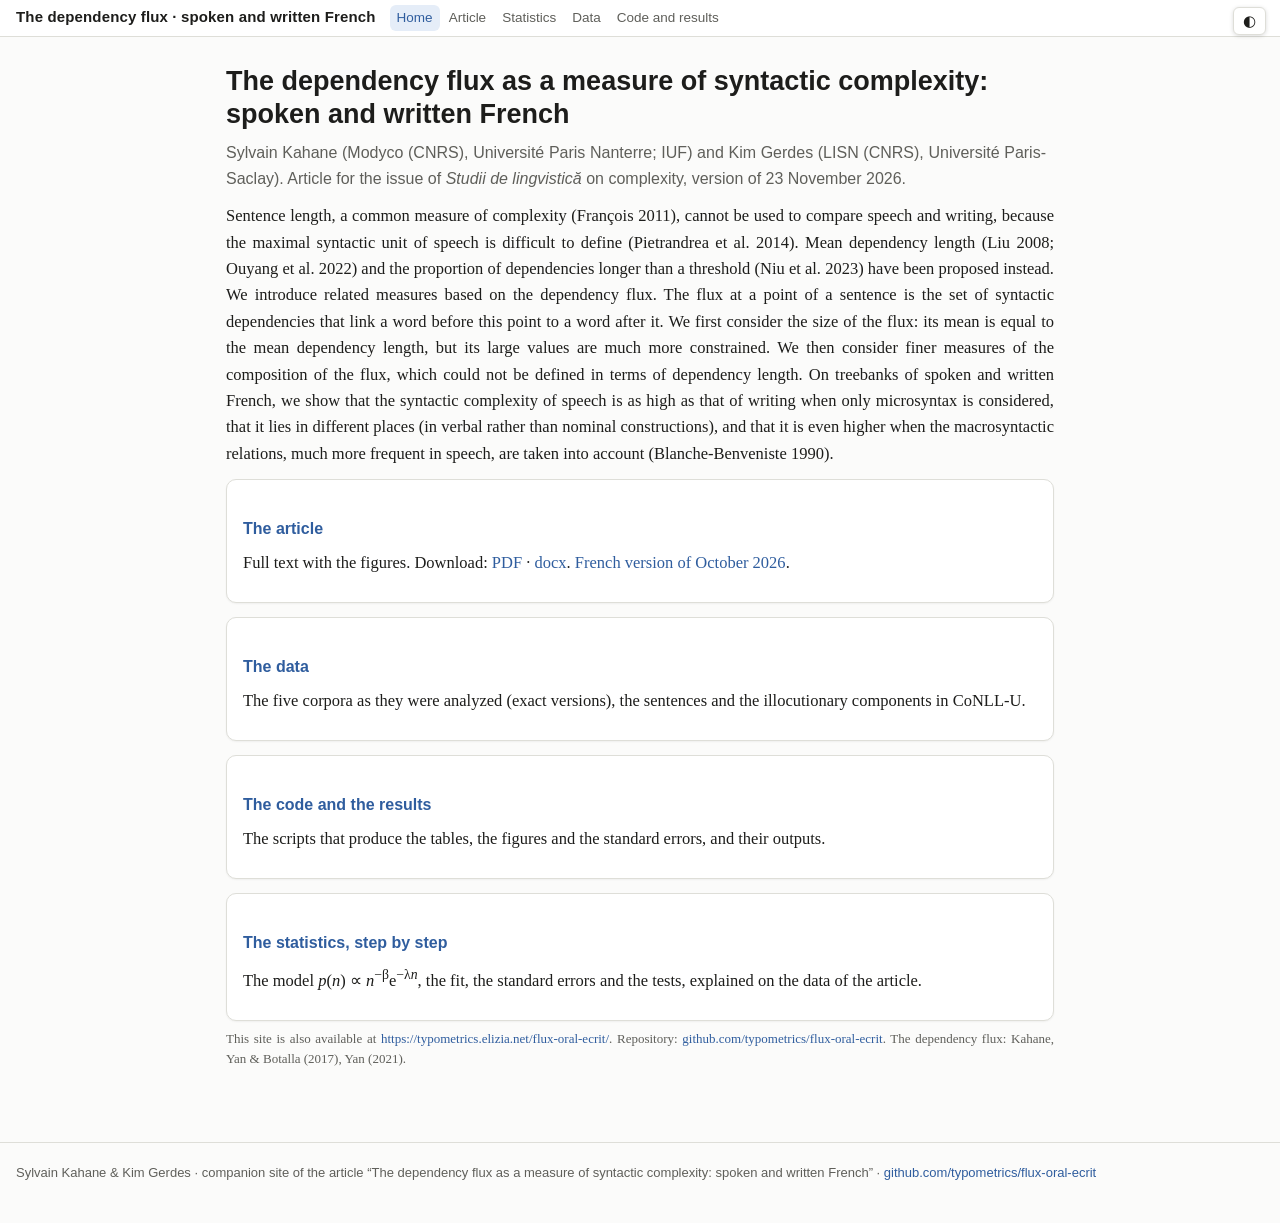
<file: index.html>
<!doctype html>
<html lang="en">
<head>
<meta charset="utf-8"><meta name="viewport" content="width=device-width,initial-scale=1">
<title>The dependency flux as a measure of syntactic complexity: spoken and written French</title>
<link rel="stylesheet" href="assets/style.css">
<script src="assets/build.js"></script>
<script src="assets/common.js"></script>

<style>
  .paper p { text-align: justify; hyphens: auto; }
  .paper img { max-width: 100%; display: block; margin: 0 auto; background: #fff; border-radius: 6px; }
  .paper .authors p { text-align: right; font-family: var(--sans); }
  .paper .abstract { font-size: 15px; margin: 8px 0; }
  .paper .ex { margin: 12px 0 12px 1.5em; font-size: 15.5px; }
  .paper .refs p { padding-left: 1.5em; text-indent: -1.5em; font-size: 14.5px; margin: 4px 0; }
  .paper table { border-collapse: collapse; font-family: var(--sans); font-size: 13px; margin: 10px auto; }
  .paper table td, .paper table th { border: 1px solid var(--border); padding: 4px 8px; }
  .paper table caption { caption-side: top; font-family: var(--sans); font-size: 13px; color: var(--muted); padding: 6px; }
  .paper figcaption { text-align: center; }
  .paper section.footnotes { font-size: 14px; border-top: 1px solid var(--border); margin-top: 24px; }
  table.t { border-collapse: collapse; font-family: var(--sans); font-size: 14px; }
  table.t td, table.t th { border: 1px solid var(--border); padding: 4px 10px; text-align: left; vertical-align: top; }
</style>
</head>
<body>
<main class="narrow paper">
<h1>The dependency flux as a measure of syntactic complexity: spoken and written French</h1>
<p class="lede" style="font-family:var(--sans)">Sylvain Kahane (Modyco (CNRS), Université Paris Nanterre; IUF) and Kim Gerdes (LISN (CNRS), Université Paris-Saclay). Article for the issue of <i>Studii de lingvistică</i> on complexity, version of 23 November 2026.</p>
<p>Sentence length, a common measure of complexity (François 2011), cannot be used to compare speech and writing, because the maximal syntactic unit of speech is difficult to define (Pietrandrea et al. 2014). Mean dependency length (Liu 2008; Ouyang et al. 2022) and the proportion of dependencies longer than a threshold (Niu et al. 2023) have been proposed instead. We introduce related measures based on the dependency flux. The flux at a point of a sentence is the set of syntactic dependencies that link a word before this point to a word after it. We first consider the size of the flux: its mean is equal to the mean dependency length, but its large values are much more constrained. We then consider finer measures of the composition of the flux, which could not be defined in terms of dependency length. On treebanks of spoken and written French, we show that the syntactic complexity of speech is as high as that of writing when only microsyntax is considered, that it lies in different places (in verbal rather than nominal constructions), and that it is even higher when the macrosyntactic relations, much more frequent in speech, are taken into account (Blanche-Benveniste 1990).</p>
<div class="grid c2">
<div class="card"><h3><a href="article/index.html">The article</a></h3><p>Full text with the figures. Download: <a href="article/article_flux_spoken_written.pdf">PDF</a> · <a href="article/article_flux_spoken_written.docx">docx</a>. <a href="article/fr.html">French version of October 2026</a>.</p></div>
<div class="card"><h3><a href="data/index.html">The data</a></h3><p>The five corpora as they were analyzed (exact versions), the sentences and the illocutionary components in CoNLL-U.</p></div>
<div class="card"><h3><a href="code/index.html">The code and the results</a></h3><p>The scripts that produce the tables, the figures and the standard errors, and their outputs.</p></div>
<div class="card"><h3><a href="maths/index.html">The statistics, step by step</a></h3><p>The model <i>p</i>(<i>n</i>) ∝ <i>n</i><sup>−β</sup>e<sup>−λ<i>n</i></sup>, the fit, the standard errors and the tests, explained on the data of the article.</p></div>
</div>
<p class="small muted">This site is also available at <a href="https://typometrics.elizia.net/flux-oral-ecrit/">https://typometrics.elizia.net/flux-oral-ecrit/</a>. Repository: <a href="https://github.com/typometrics/flux-oral-ecrit">github.com/typometrics/flux-oral-ecrit</a>. The dependency flux: Kahane, Yan & Botalla (2017), Yan (2021).</p>
</main>
</body>
</html>
</file>
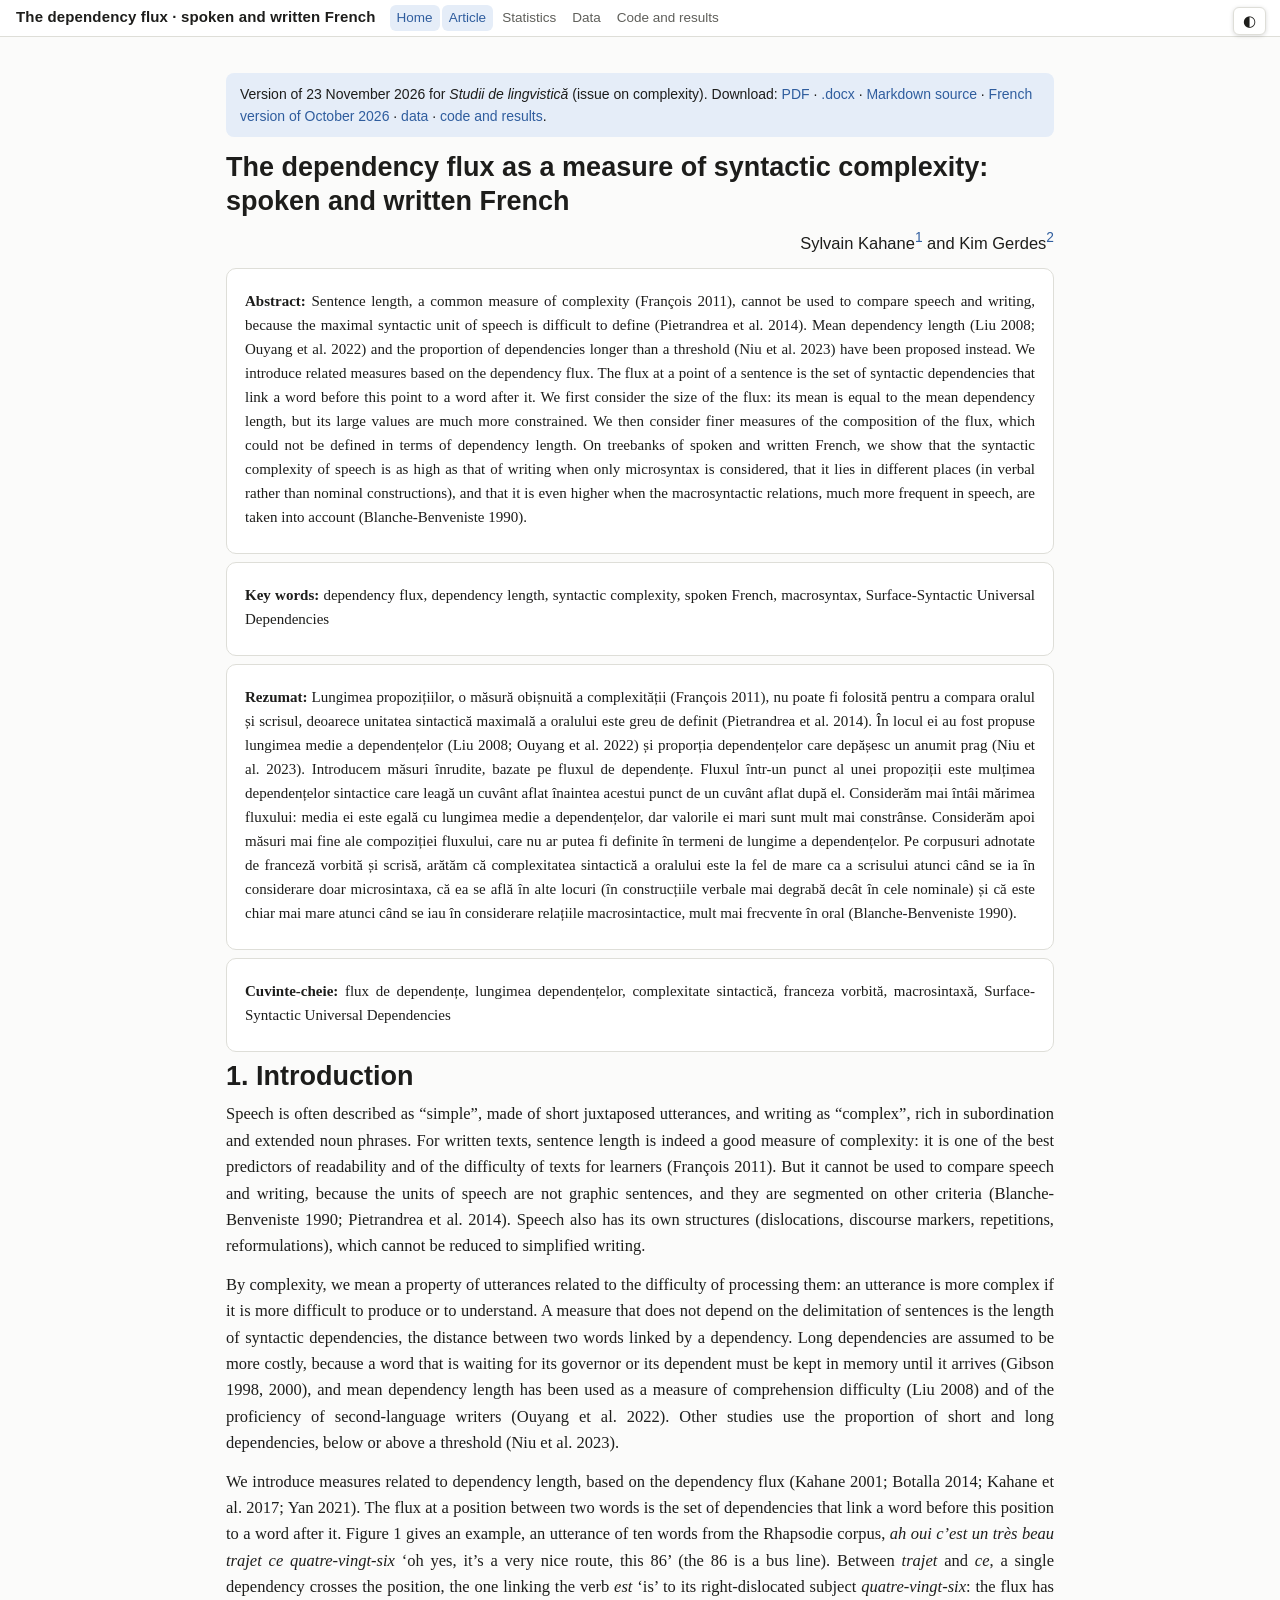
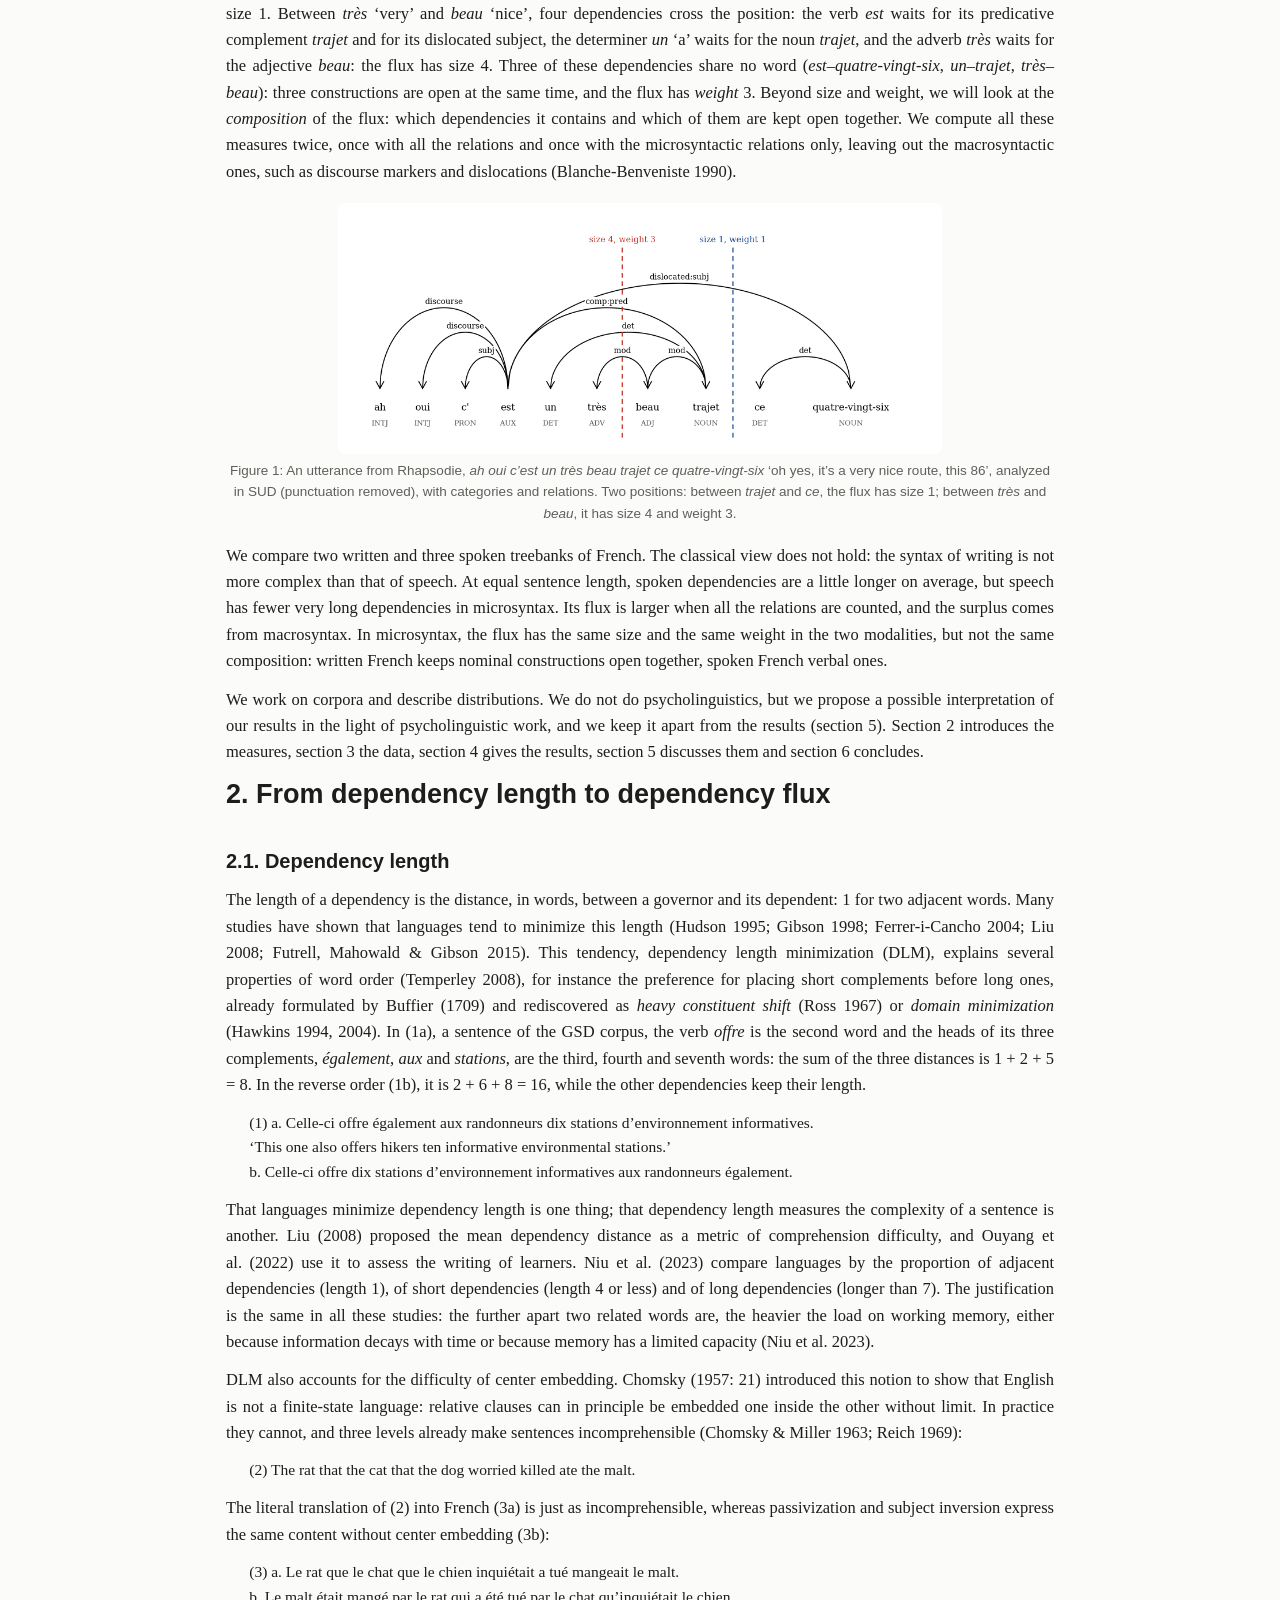
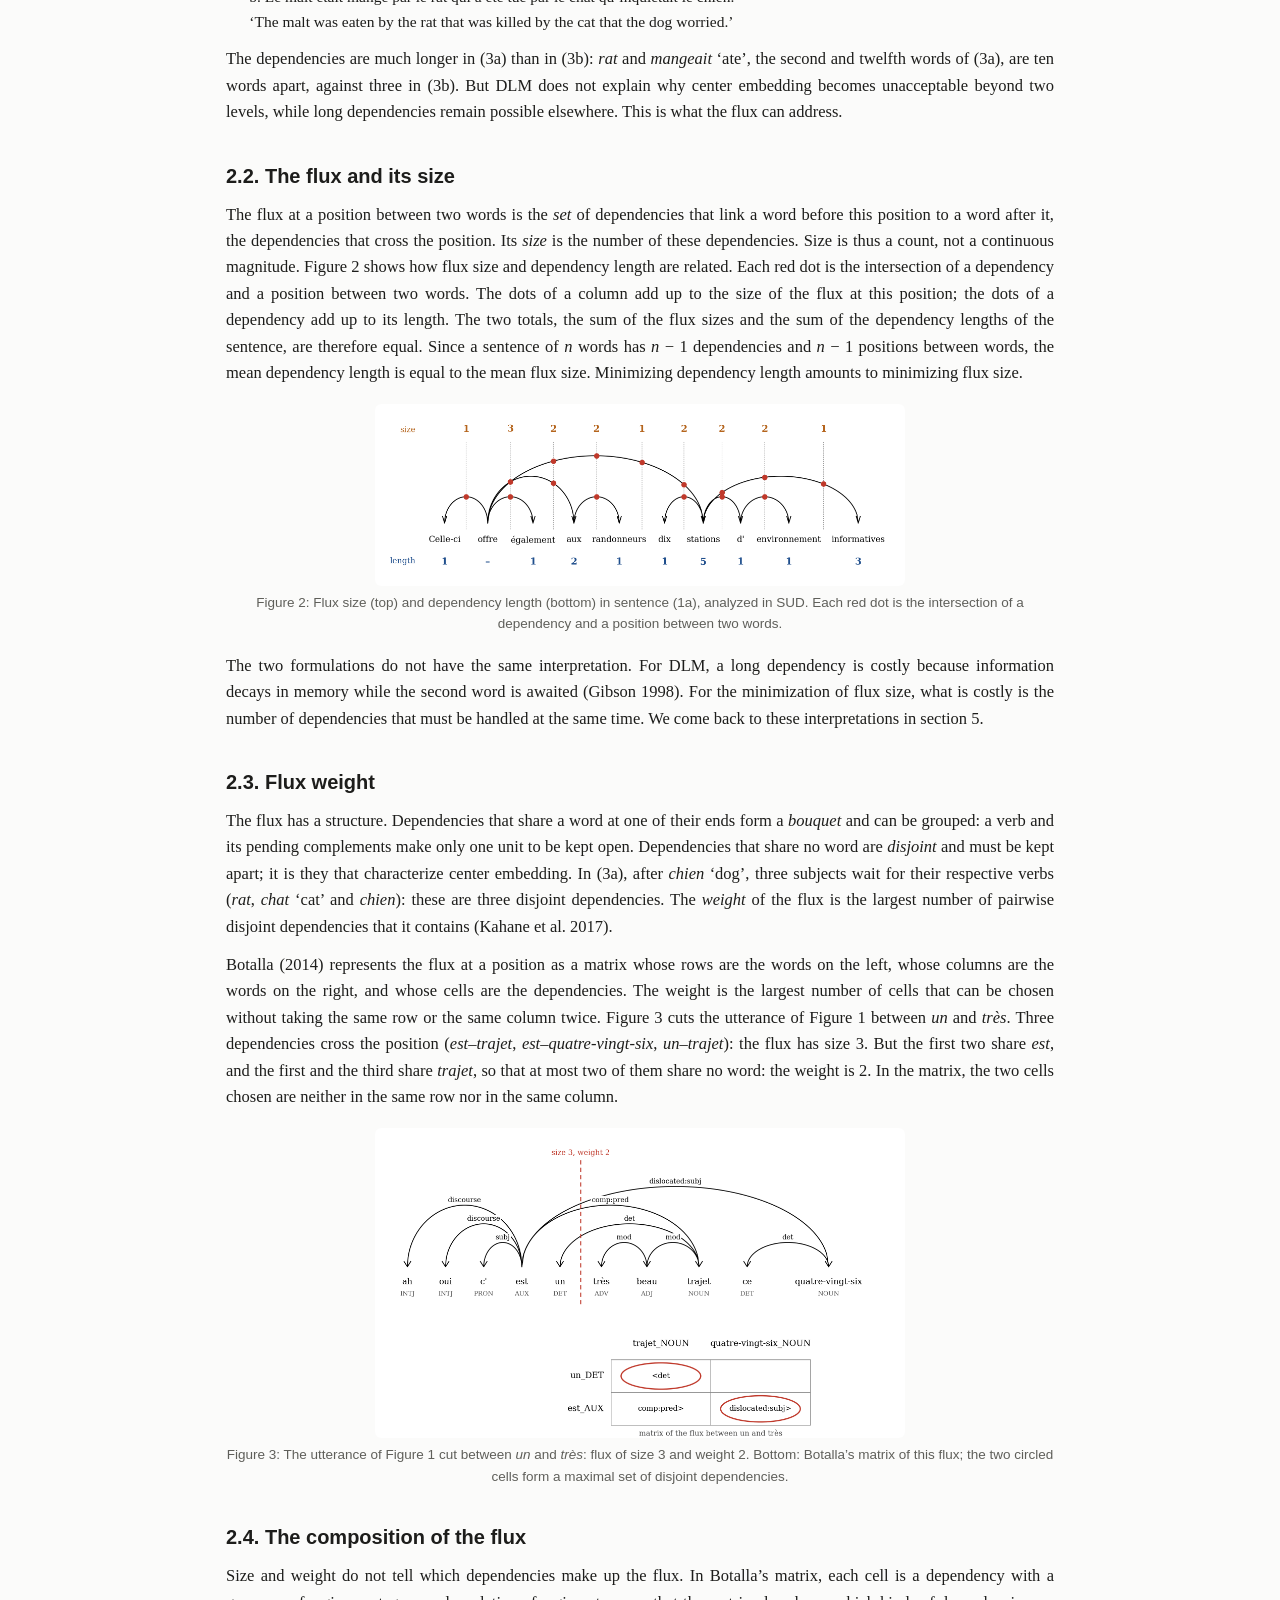
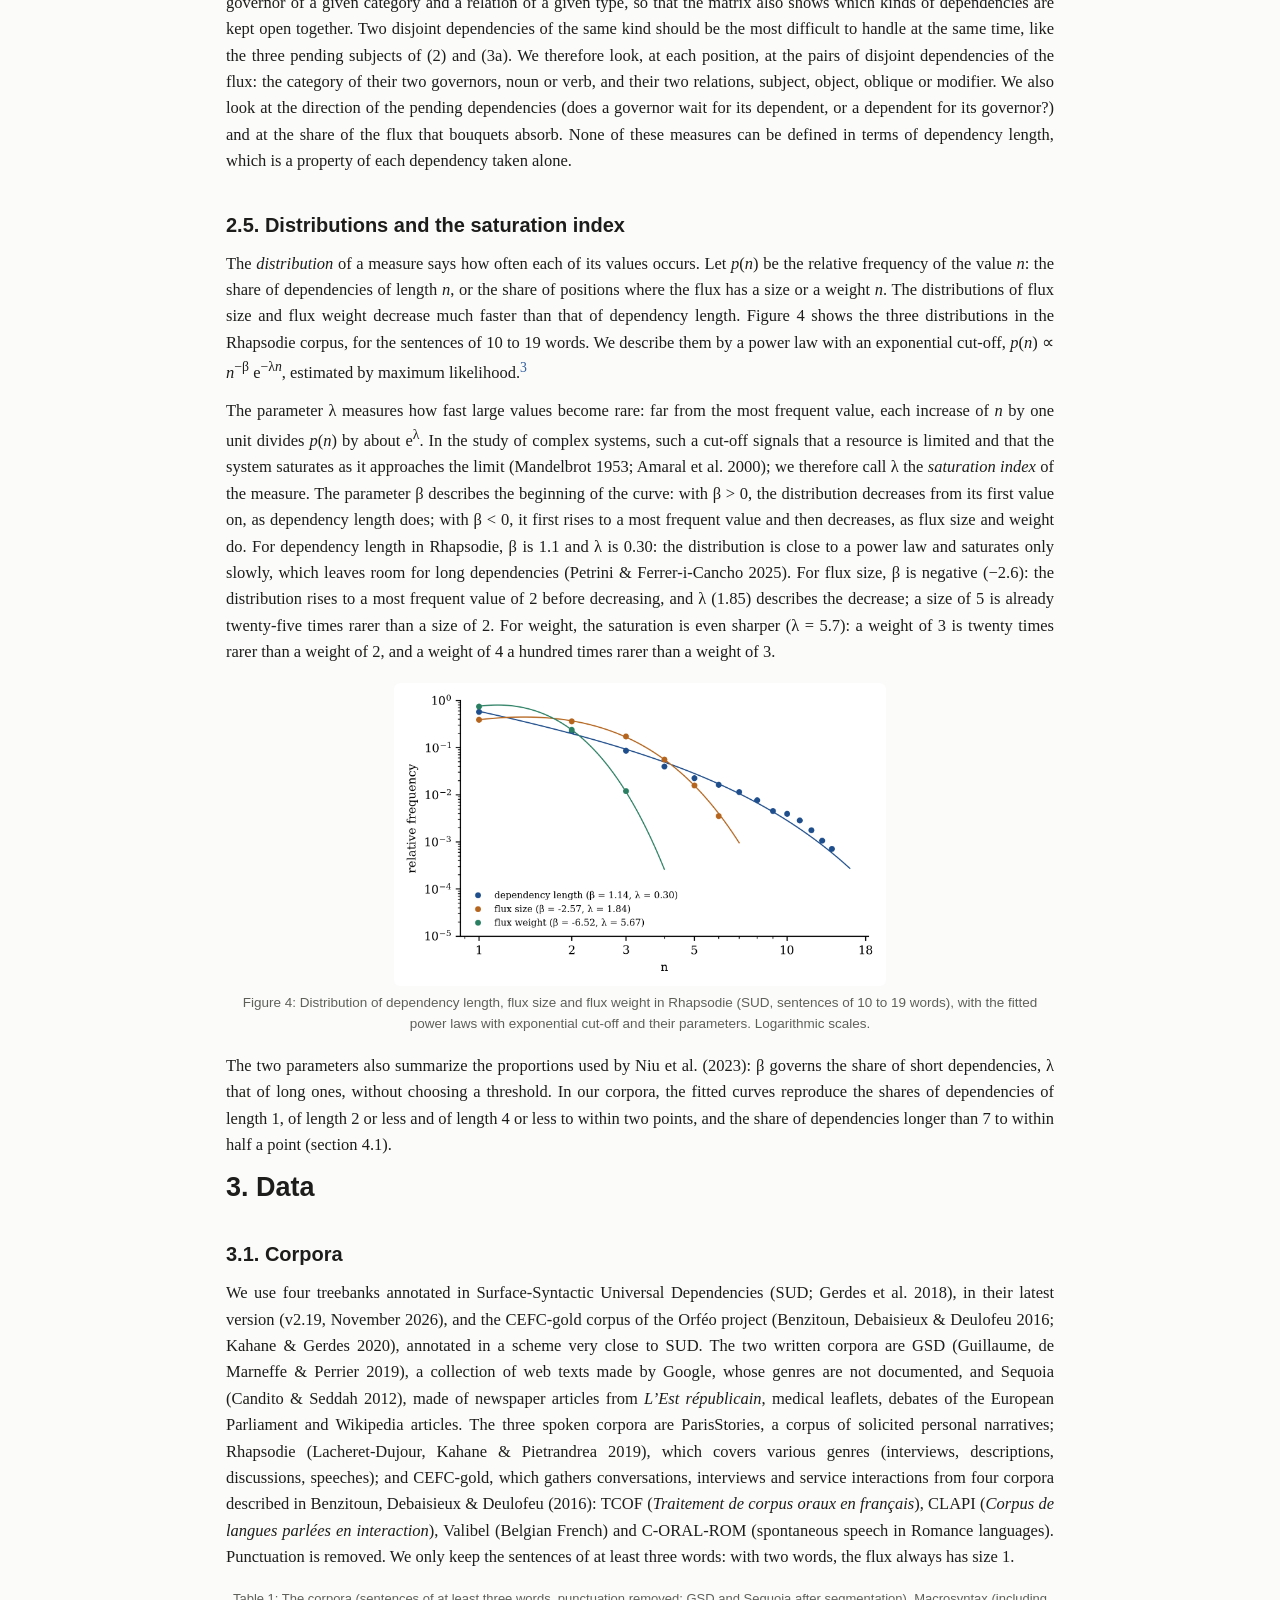
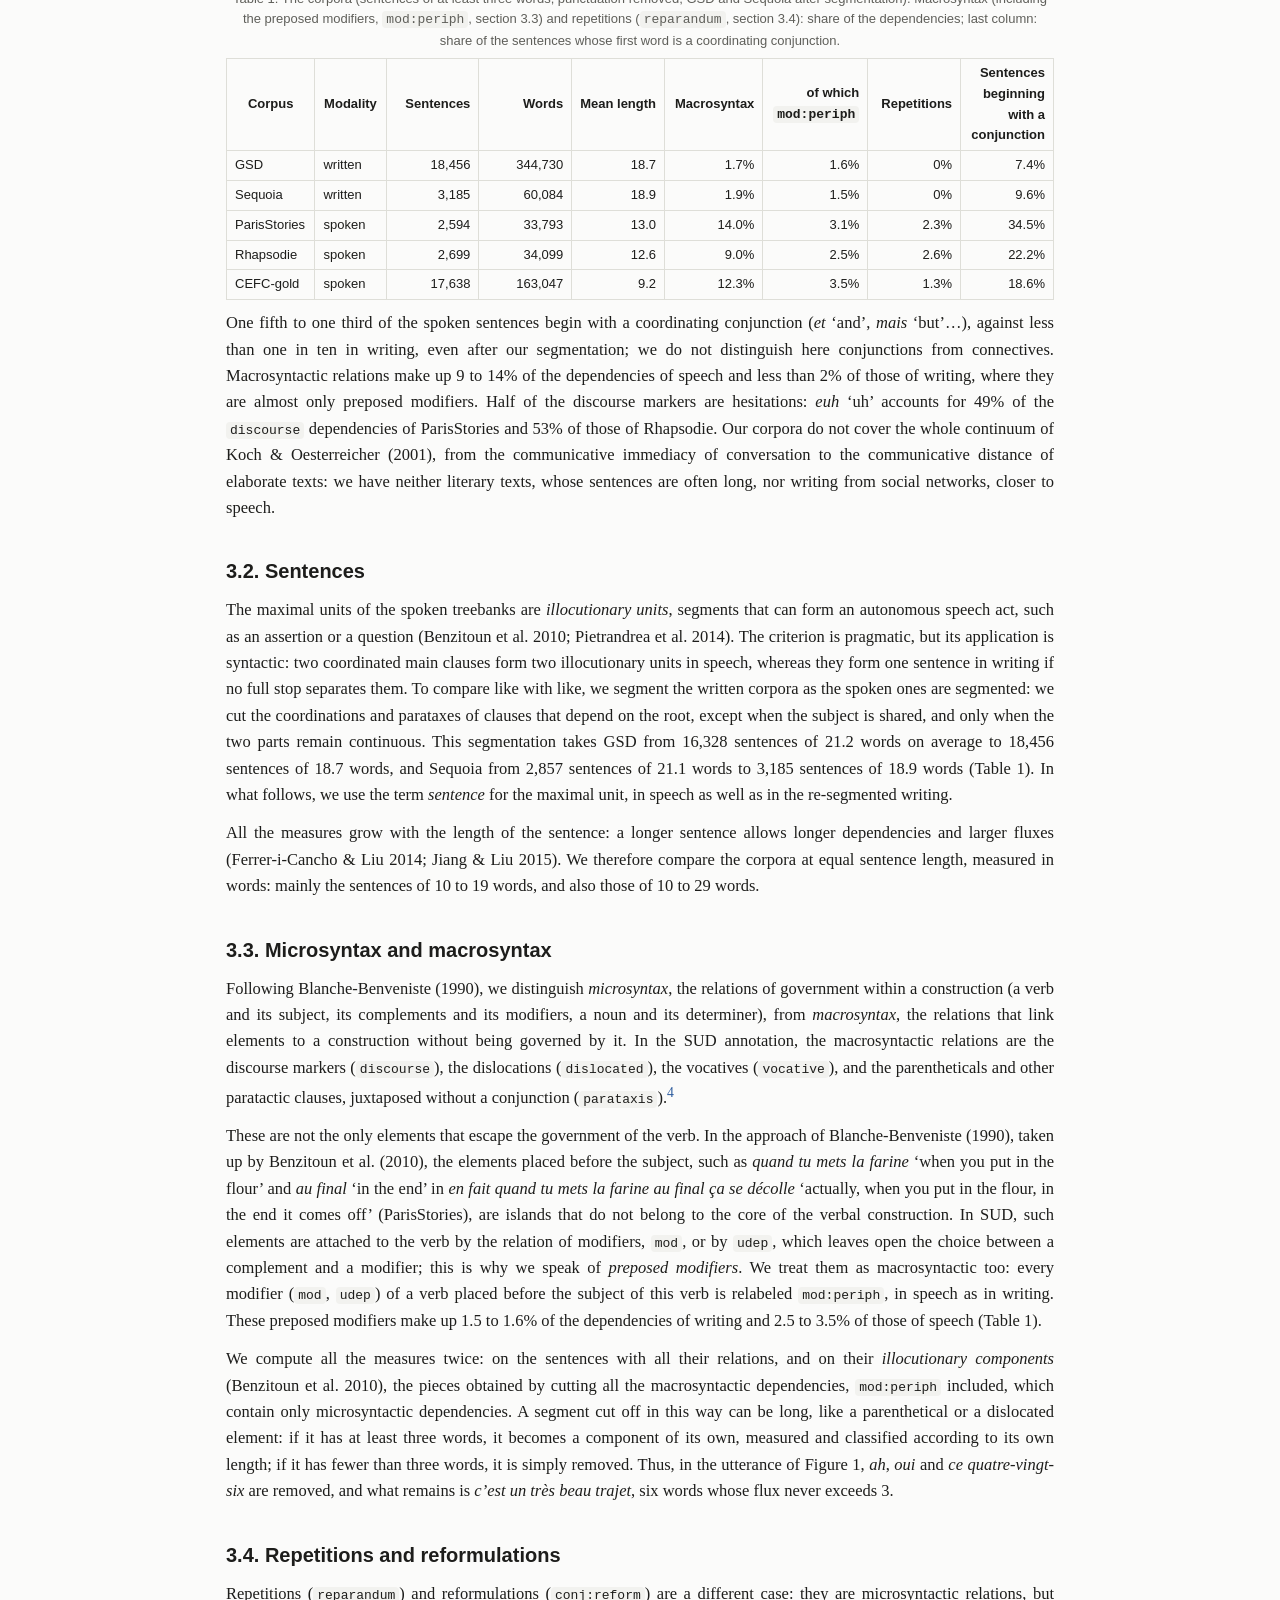
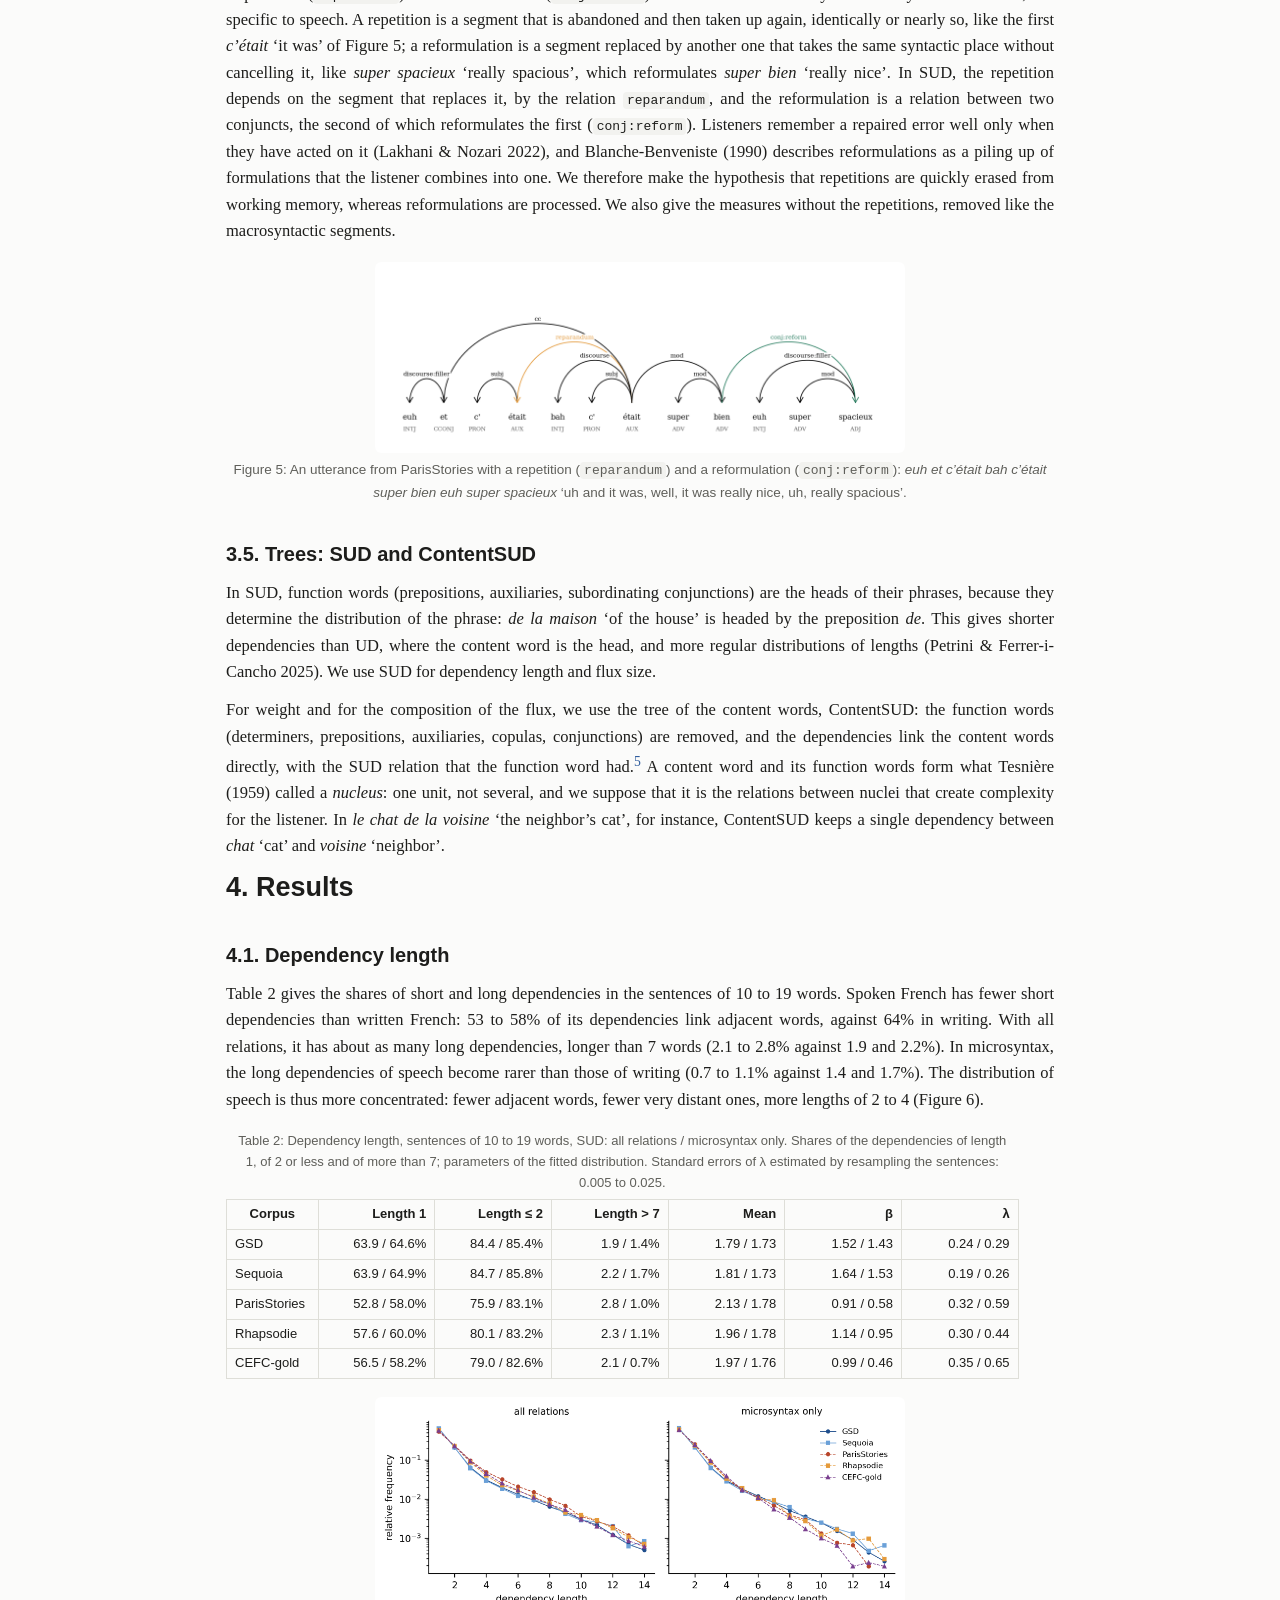
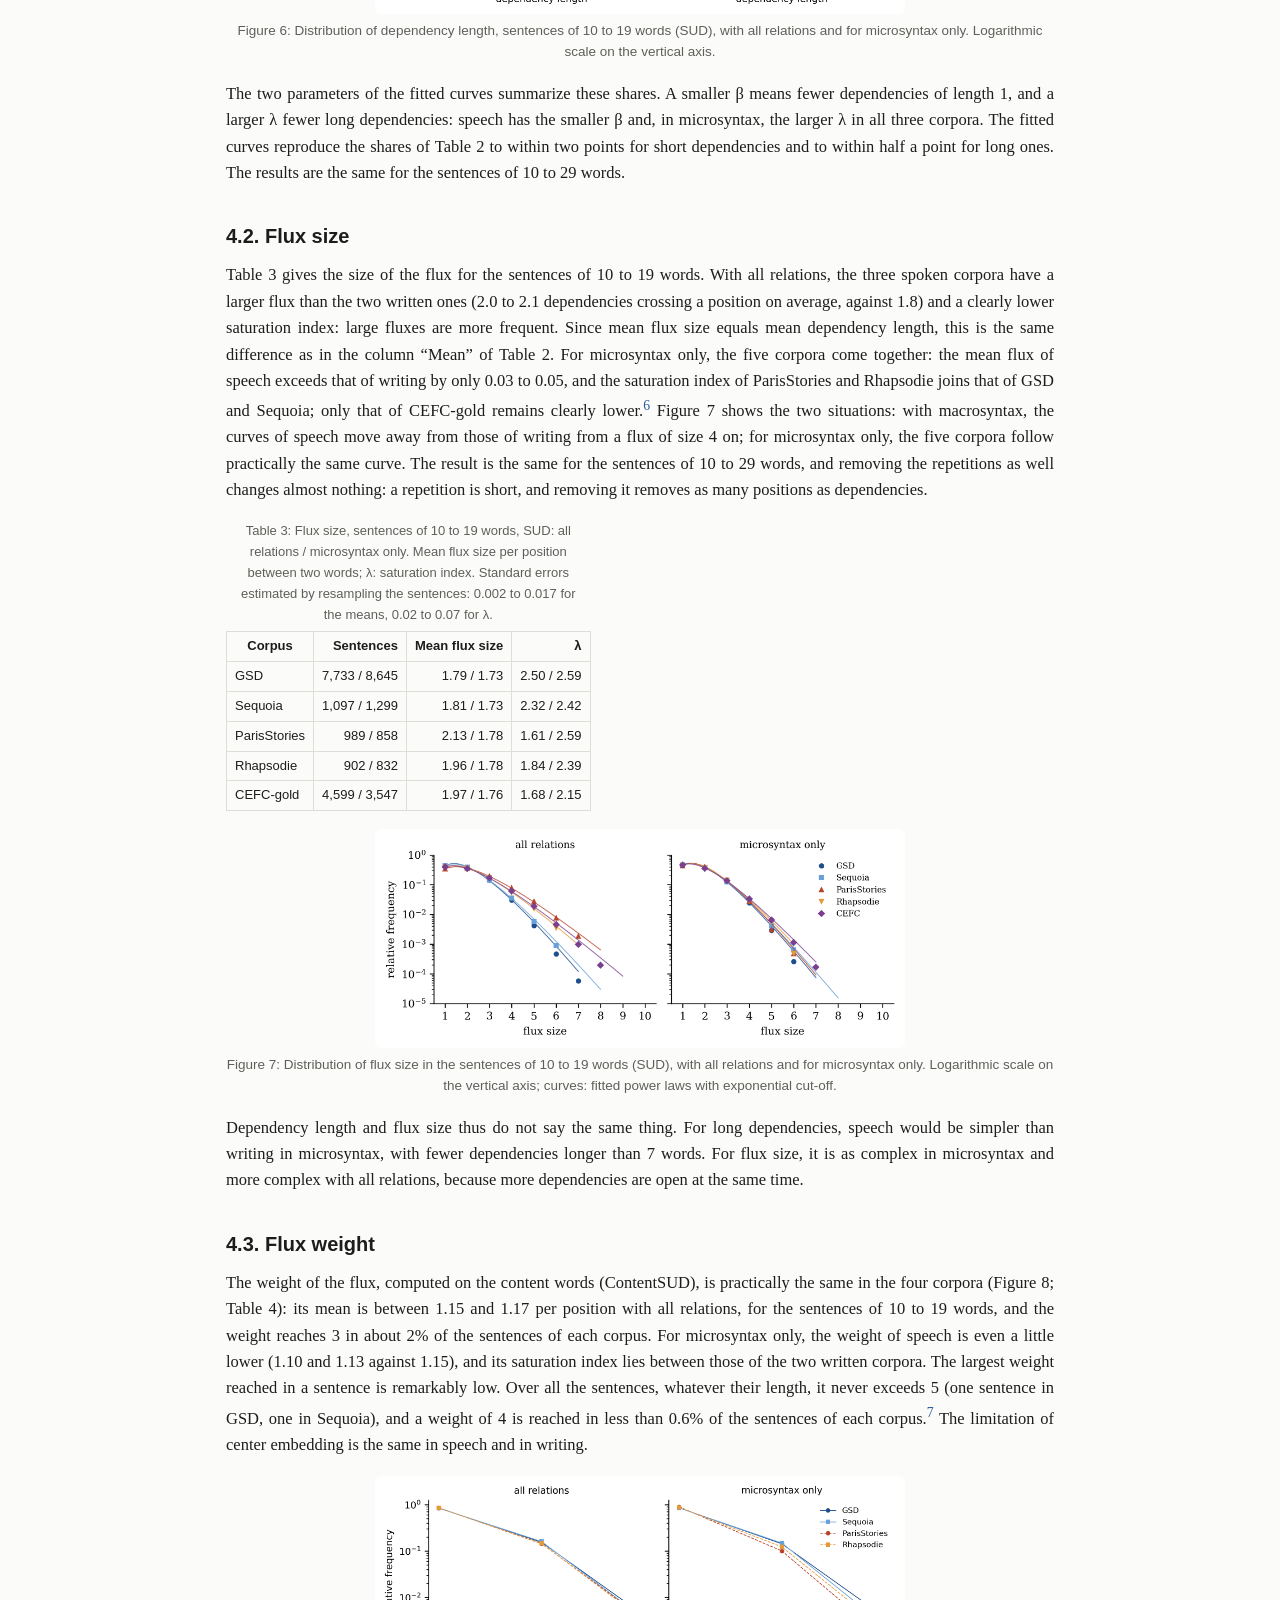
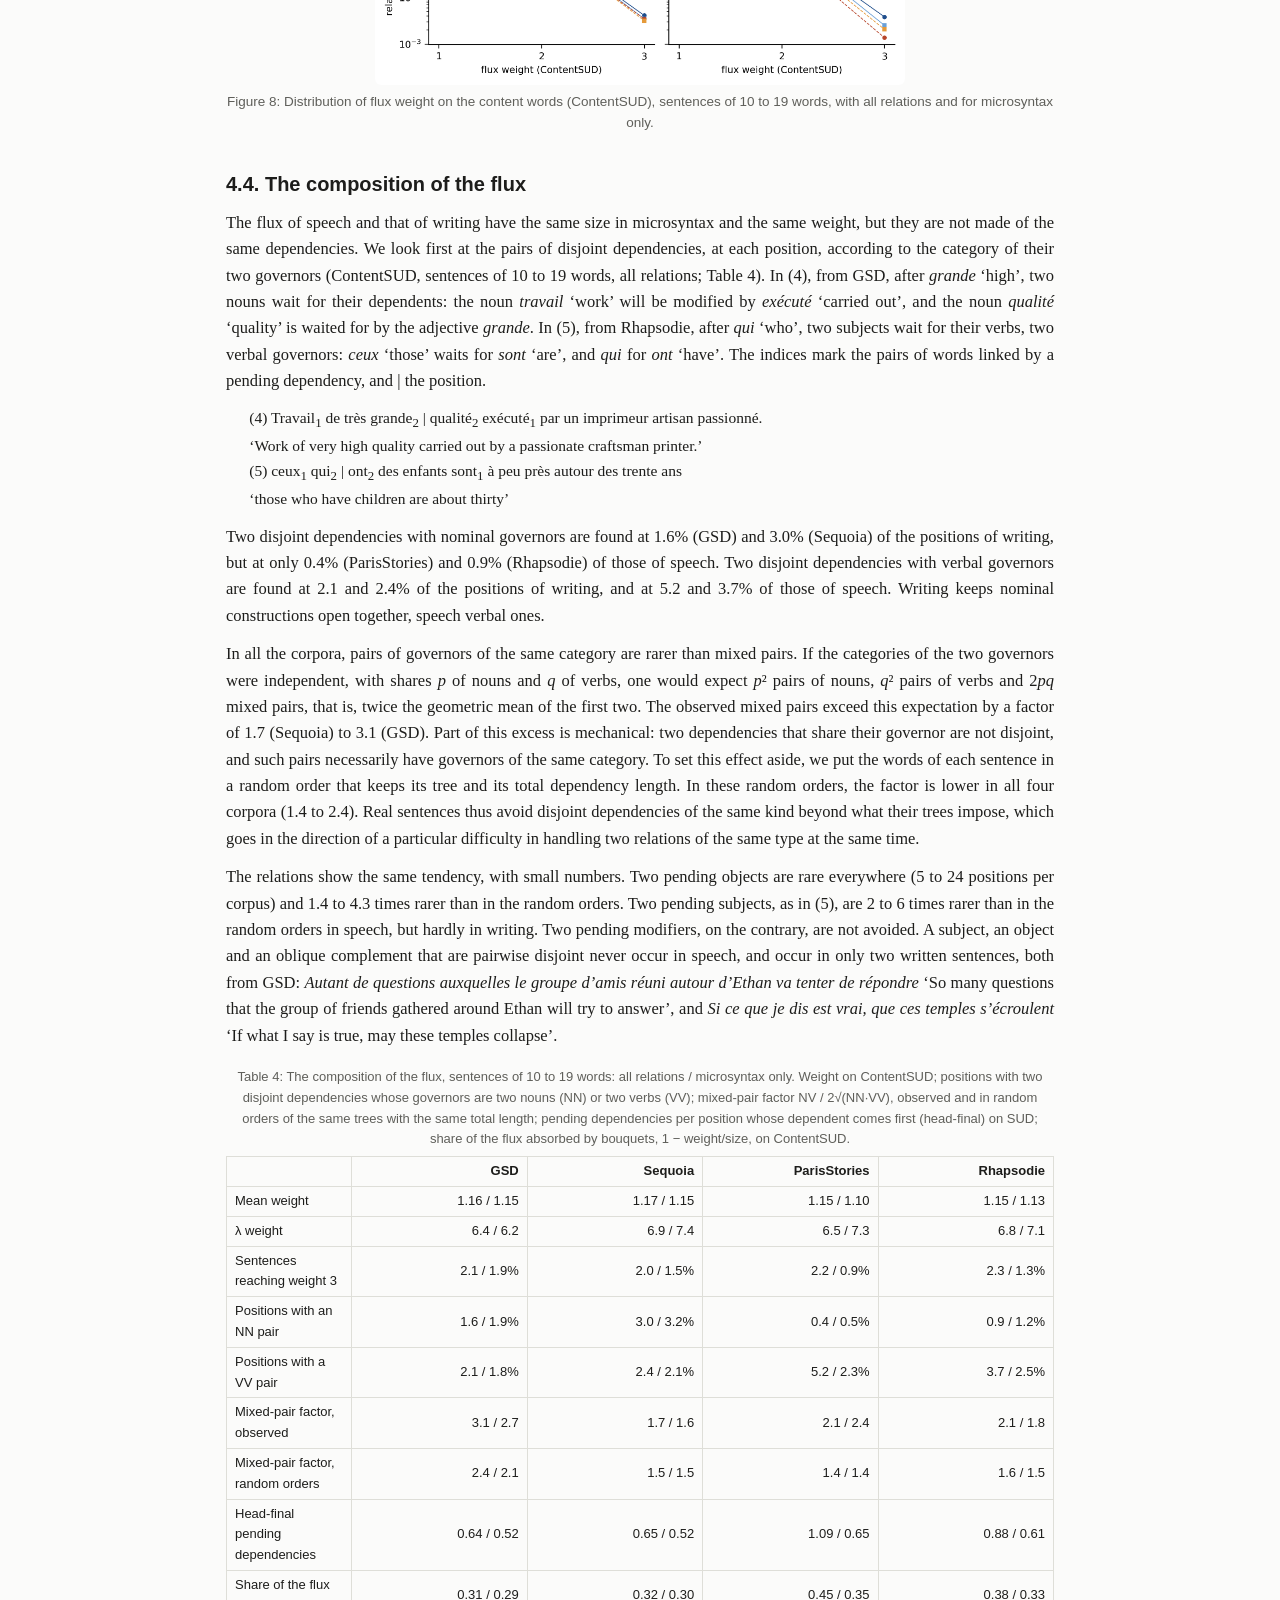
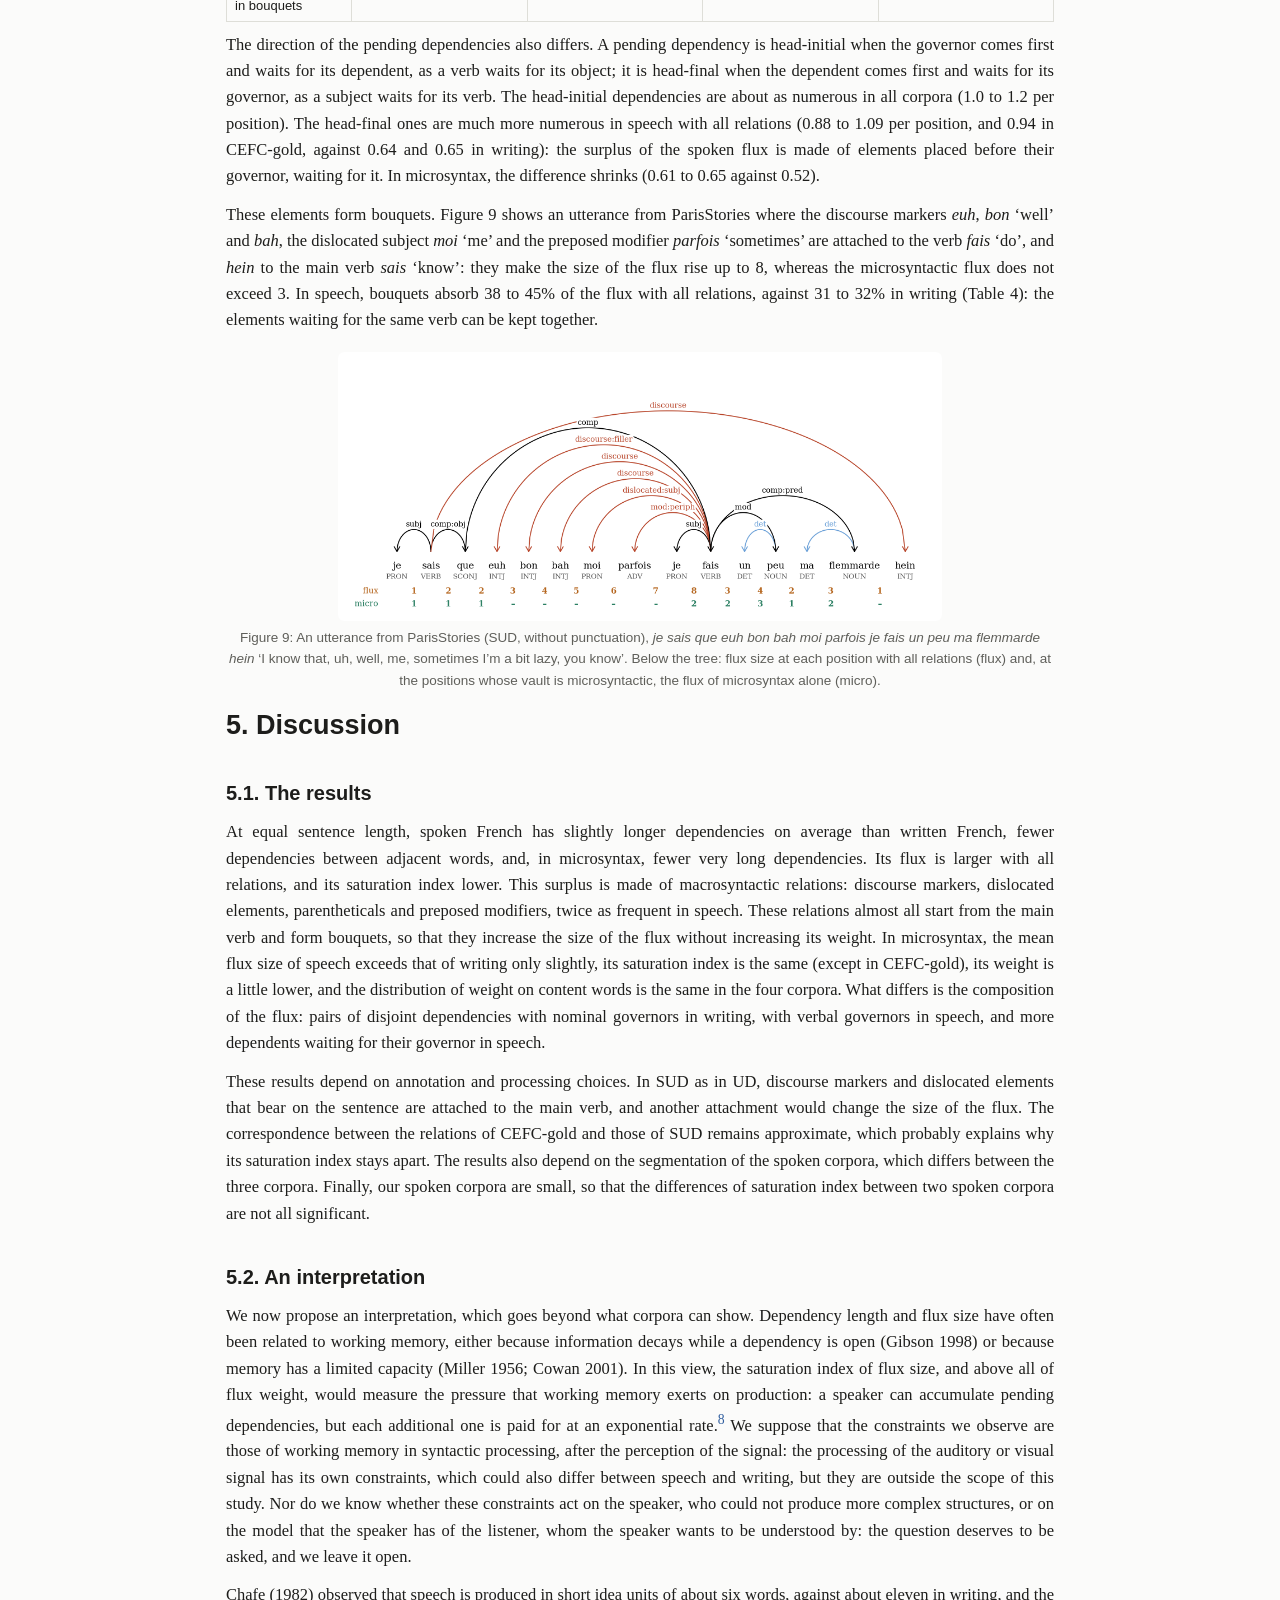
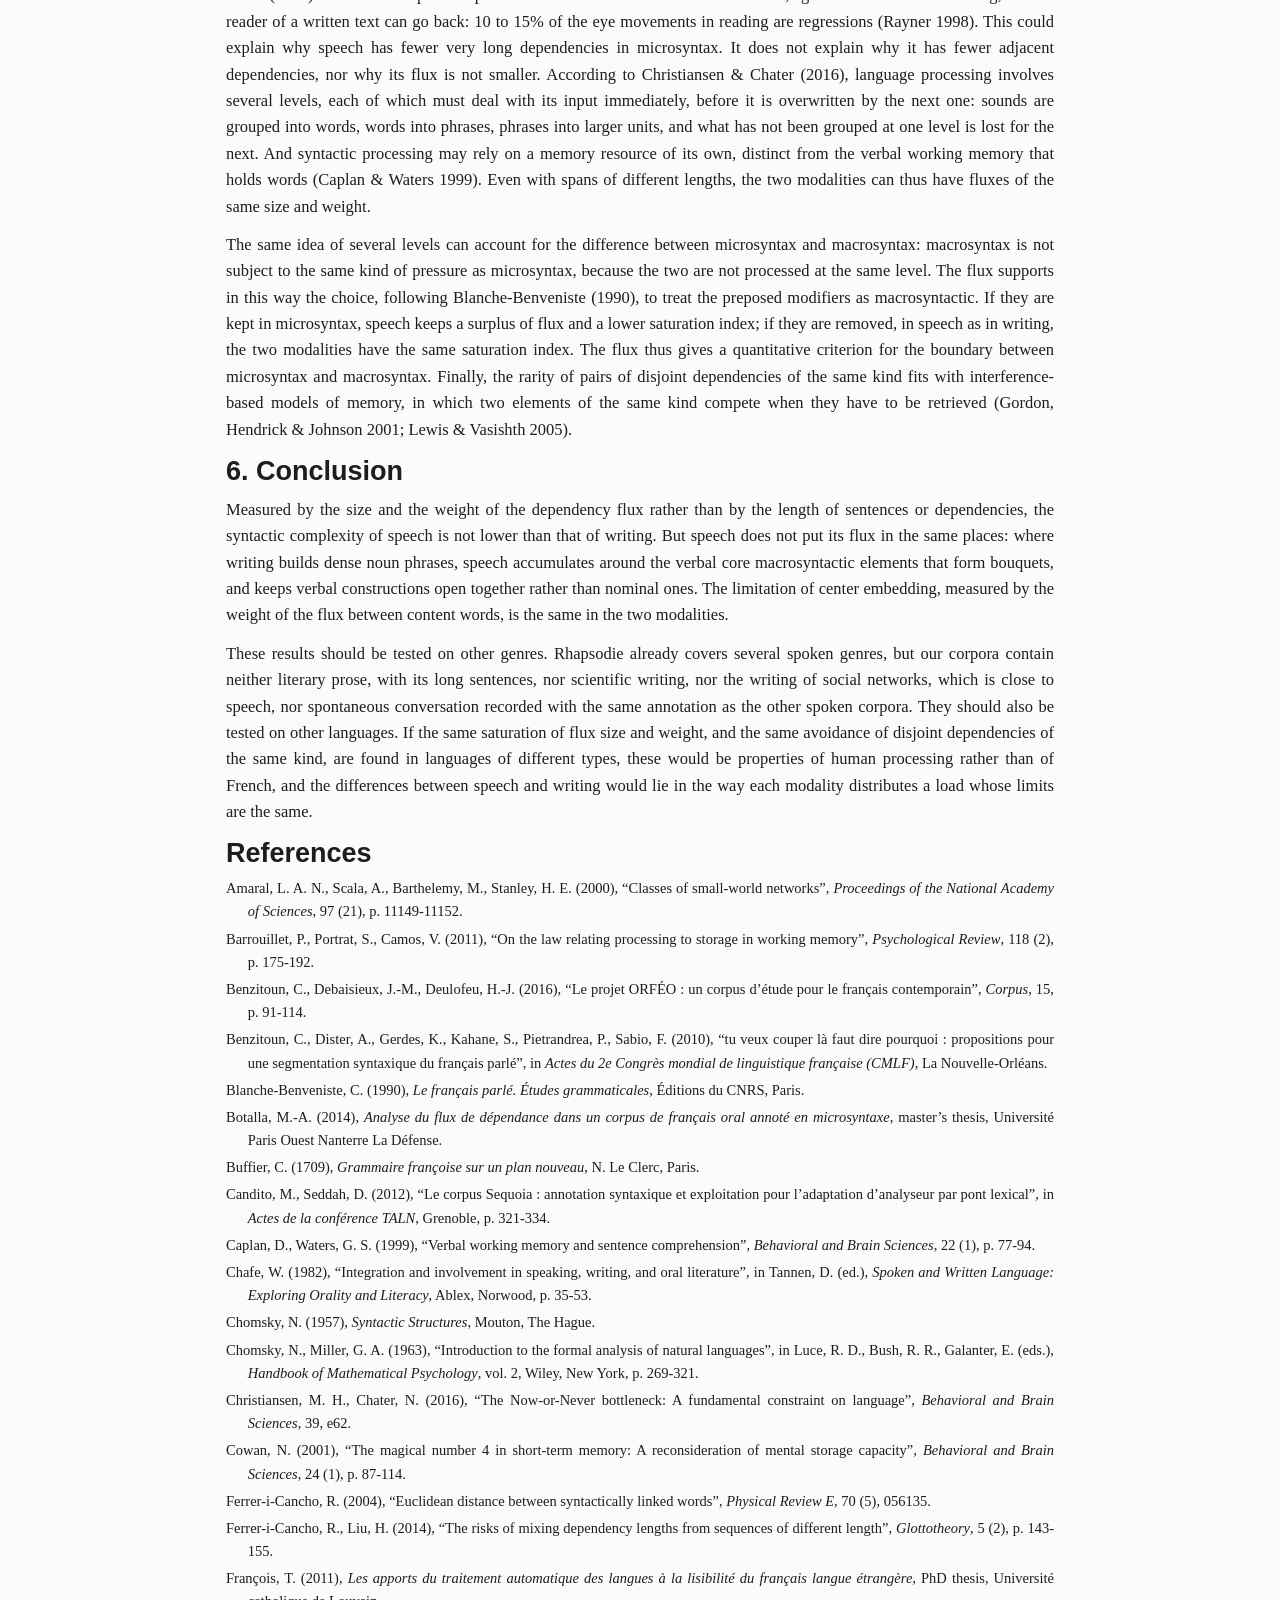
<file: article/index.html>
<!doctype html>
<html lang="en">
<head>
<meta charset="utf-8"><meta name="viewport" content="width=device-width,initial-scale=1">
<title>The dependency flux as a measure of syntactic complexity: spoken and written French</title>
<link rel="stylesheet" href="../assets/style.css">
<script src="../assets/build.js"></script>
<script src="../assets/common.js"></script>

<style>
  .paper p { text-align: justify; hyphens: auto; }
  .paper img { max-width: 100%; display: block; margin: 0 auto; background: #fff; border-radius: 6px; }
  .paper .authors p { text-align: right; font-family: var(--sans); }
  .paper .abstract { font-size: 15px; margin: 8px 0; }
  .paper .ex { margin: 12px 0 12px 1.5em; font-size: 15.5px; }
  .paper .refs p { padding-left: 1.5em; text-indent: -1.5em; font-size: 14.5px; margin: 4px 0; }
  .paper table { border-collapse: collapse; font-family: var(--sans); font-size: 13px; margin: 10px auto; }
  .paper table td, .paper table th { border: 1px solid var(--border); padding: 4px 8px; }
  .paper table caption { caption-side: top; font-family: var(--sans); font-size: 13px; color: var(--muted); padding: 6px; }
  .paper figcaption { text-align: center; }
  .paper section.footnotes { font-size: 14px; border-top: 1px solid var(--border); margin-top: 24px; }
  table.t { border-collapse: collapse; font-family: var(--sans); font-size: 14px; }
  table.t td, table.t th { border: 1px solid var(--border); padding: 4px 10px; text-align: left; vertical-align: top; }
</style>
</head>
<body>
<main class="narrow paper">
<div class="note" style="font-family:var(--sans)">Version of 23 November 2026 for <i>Studii de lingvistică</i> (issue on complexity). Download: <a href="article_flux_spoken_written.pdf">PDF</a> · <a href="article_flux_spoken_written.docx">.docx</a> · <a href="article_en.md">Markdown source</a> · <a href="fr.html">French version of October 2026</a> · <a href="../data/index.html">data</a> · <a href="../code/index.html">code and results</a>.</div><h1>The dependency flux as a measure of syntactic complexity: spoken and written French</h1>
<div class="authors">
<p>Sylvain Kahane<a href="#fn1" class="footnote-ref" id="fnref1" role="doc-noteref"><sup>1</sup></a> and Kim Gerdes<a href="#fn2" class="footnote-ref" id="fnref2" role="doc-noteref"><sup>2</sup></a></p>
</div>
<div class="abstract">
<p><strong>Abstract:</strong> Sentence length, a common measure of complexity (François 2011), cannot be used to compare speech and writing, because the maximal syntactic unit of speech is difficult to define (Pietrandrea et al. 2014). Mean dependency length (Liu 2008; Ouyang et al. 2022) and the proportion of dependencies longer than a threshold (Niu et al. 2023) have been proposed instead. We introduce related measures based on the dependency flux. The flux at a point of a sentence is the set of syntactic dependencies that link a word before this point to a word after it. We first consider the size of the flux: its mean is equal to the mean dependency length, but its large values are much more constrained. We then consider finer measures of the composition of the flux, which could not be defined in terms of dependency length. On treebanks of spoken and written French, we show that the syntactic complexity of speech is as high as that of writing when only microsyntax is considered, that it lies in different places (in verbal rather than nominal constructions), and that it is even higher when the macrosyntactic relations, much more frequent in speech, are taken into account (Blanche-Benveniste 1990).</p>
</div>
<div class="abstract">
<p><strong>Key words:</strong> dependency flux, dependency length, syntactic complexity, spoken French, macrosyntax, Surface-Syntactic Universal Dependencies</p>
</div>
<div class="abstract">
<p><strong>Rezumat:</strong> Lungimea propozițiilor, o măsură obișnuită a complexității (François 2011), nu poate fi folosită pentru a compara oralul și scrisul, deoarece unitatea sintactică maximală a oralului este greu de definit (Pietrandrea et al. 2014). În locul ei au fost propuse lungimea medie a dependențelor (Liu 2008; Ouyang et al. 2022) și proporția dependențelor care depășesc un anumit prag (Niu et al. 2023). Introducem măsuri înrudite, bazate pe fluxul de dependențe. Fluxul într-un punct al unei propoziții este mulțimea dependențelor sintactice care leagă un cuvânt aflat înaintea acestui punct de un cuvânt aflat după el. Considerăm mai întâi mărimea fluxului: media ei este egală cu lungimea medie a dependențelor, dar valorile ei mari sunt mult mai constrânse. Considerăm apoi măsuri mai fine ale compoziției fluxului, care nu ar putea fi definite în termeni de lungime a dependențelor. Pe corpusuri adnotate de franceză vorbită și scrisă, arătăm că complexitatea sintactică a oralului este la fel de mare ca a scrisului atunci când se ia în considerare doar microsintaxa, că ea se află în alte locuri (în construcțiile verbale mai degrabă decât în cele nominale) și că este chiar mai mare atunci când se iau în considerare relațiile macrosintactice, mult mai frecvente în oral (Blanche-Benveniste 1990).</p>
</div>
<div class="abstract">
<p><strong>Cuvinte-cheie:</strong> flux de dependențe, lungimea dependențelor, complexitate sintactică, franceza vorbită, macrosintaxă, Surface-Syntactic Universal Dependencies</p>
</div>
<h1 id="introduction">1. Introduction</h1>
<p>Speech is often described as “simple”, made of short juxtaposed utterances, and writing as “complex”, rich in subordination and extended noun phrases. For written texts, sentence length is indeed a good measure of complexity: it is one of the best predictors of readability and of the difficulty of texts for learners (François 2011). But it cannot be used to compare speech and writing, because the units of speech are not graphic sentences, and they are segmented on other criteria (Blanche-Benveniste 1990; Pietrandrea et al. 2014). Speech also has its own structures (dislocations, discourse markers, repetitions, reformulations), which cannot be reduced to simplified writing.</p>
<p>By complexity, we mean a property of utterances related to the difficulty of processing them: an utterance is more complex if it is more difficult to produce or to understand. A measure that does not depend on the delimitation of sentences is the length of syntactic dependencies, the distance between two words linked by a dependency. Long dependencies are assumed to be more costly, because a word that is waiting for its governor or its dependent must be kept in memory until it arrives (Gibson 1998, 2000), and mean dependency length has been used as a measure of comprehension difficulty (Liu 2008) and of the proficiency of second-language writers (Ouyang et al. 2022). Other studies use the proportion of short and long dependencies, below or above a threshold (Niu et al. 2023).</p>
<p>We introduce measures related to dependency length, based on the dependency flux (Kahane 2001; Botalla 2014; Kahane et al. 2017; Yan 2021). The flux at a position between two words is the set of dependencies that link a word before this position to a word after it. Figure 1 gives an example, an utterance of ten words from the Rhapsodie corpus, <em>ah oui c’est un très beau trajet ce quatre-vingt-six</em> ‘oh yes, it’s a very nice route, this 86’ (the 86 is a bus line). Between <em>trajet</em> and <em>ce</em>, a single dependency crosses the position, the one linking the verb <em>est</em> ‘is’ to its right-dislocated subject <em>quatre-vingt-six</em>: the flux has size 1. Between <em>très</em> ‘very’ and <em>beau</em> ‘nice’, four dependencies cross the position: the verb <em>est</em> waits for its predicative complement <em>trajet</em> and for its dislocated subject, the determiner <em>un</em> ‘a’ waits for the noun <em>trajet</em>, and the adverb <em>très</em> waits for the adjective <em>beau</em>: the flux has size 4. Three of these dependencies share no word (<em>est</em>–<em>quatre-vingt-six</em>, <em>un</em>–<em>trajet</em>, <em>très</em>–<em>beau</em>): three constructions are open at the same time, and the flux has <em>weight</em> 3. Beyond size and weight, we will look at the <em>composition</em> of the flux: which dependencies it contains and which of them are kept open together. We compute all these measures twice, once with all the relations and once with the microsyntactic relations only, leaving out the macrosyntactic ones, such as discourse markers and dislocations (Blanche-Benveniste 1990).</p>
<figure>
<img src="fig_en/fig_exemple.png" style="width:16cm" alt="Figure 1: An utterance from Rhapsodie, ah oui c’est un très beau trajet ce quatre-vingt-six ‘oh yes, it’s a very nice route, this 86’, analyzed in SUD (punctuation removed), with categories and relations. Two positions: between trajet and ce, the flux has size 1; between très and beau, it has size 4 and weight 3." />
<figcaption aria-hidden="true">Figure 1: An utterance from Rhapsodie, <em>ah oui c’est un très beau trajet ce quatre-vingt-six</em> ‘oh yes, it’s a very nice route, this 86’, analyzed in SUD (punctuation removed), with categories and relations. Two positions: between <em>trajet</em> and <em>ce</em>, the flux has size 1; between <em>très</em> and <em>beau</em>, it has size 4 and weight 3.</figcaption>
</figure>
<p>We compare two written and three spoken treebanks of French. The classical view does not hold: the syntax of writing is not more complex than that of speech. At equal sentence length, spoken dependencies are a little longer on average, but speech has fewer very long dependencies in microsyntax. Its flux is larger when all the relations are counted, and the surplus comes from macrosyntax. In microsyntax, the flux has the same size and the same weight in the two modalities, but not the same composition: written French keeps nominal constructions open together, spoken French verbal ones.</p>
<p>We work on corpora and describe distributions. We do not do psycholinguistics, but we propose a possible interpretation of our results in the light of psycholinguistic work, and we keep it apart from the results (section 5). Section 2 introduces the measures, section 3 the data, section 4 gives the results, section 5 discusses them and section 6 concludes.</p>
<h1 id="from-dependency-length-to-dependency-flux">2. From dependency length to dependency flux</h1>
<h2 id="dependency-length">2.1. Dependency length</h2>
<p>The length of a dependency is the distance, in words, between a governor and its dependent: 1 for two adjacent words. Many studies have shown that languages tend to minimize this length (Hudson 1995; Gibson 1998; Ferrer-i-Cancho 2004; Liu 2008; Futrell, Mahowald &amp; Gibson 2015). This tendency, dependency length minimization (DLM), explains several properties of word order (Temperley 2008), for instance the preference for placing short complements before long ones, already formulated by Buffier (1709) and rediscovered as <em>heavy constituent shift</em> (Ross 1967) or <em>domain minimization</em> (Hawkins 1994, 2004). In (1a), a sentence of the GSD corpus, the verb <em>offre</em> is the second word and the heads of its three complements, <em>également</em>, <em>aux</em> and <em>stations</em>, are the third, fourth and seventh words: the sum of the three distances is 1 + 2 + 5 = 8. In the reverse order (1b), it is 2 + 6 + 8 = 16, while the other dependencies keep their length.</p>
<div class="ex">
<p>(1) a. Celle-ci offre également aux randonneurs dix stations d’environnement informatives.<br />
‘This one also offers hikers ten informative environmental stations.’<br />
b. Celle-ci offre dix stations d’environnement informatives aux randonneurs également.</p>
</div>
<p>That languages minimize dependency length is one thing; that dependency length measures the complexity of a sentence is another. Liu (2008) proposed the mean dependency distance as a metric of comprehension difficulty, and Ouyang et al. (2022) use it to assess the writing of learners. Niu et al. (2023) compare languages by the proportion of adjacent dependencies (length 1), of short dependencies (length 4 or less) and of long dependencies (longer than 7). The justification is the same in all these studies: the further apart two related words are, the heavier the load on working memory, either because information decays with time or because memory has a limited capacity (Niu et al. 2023).</p>
<p>DLM also accounts for the difficulty of center embedding. Chomsky (1957: 21) introduced this notion to show that English is not a finite-state language: relative clauses can in principle be embedded one inside the other without limit. In practice they cannot, and three levels already make sentences incomprehensible (Chomsky &amp; Miller 1963; Reich 1969):</p>
<div class="ex">
<p>(2) The rat that the cat that the dog worried killed ate the malt.</p>
</div>
<p>The literal translation of (2) into French (3a) is just as incomprehensible, whereas passivization and subject inversion express the same content without center embedding (3b):</p>
<div class="ex">
<p>(3) a. Le rat que le chat que le chien inquiétait a tué mangeait le malt.<br />
b. Le malt était mangé par le rat qui a été tué par le chat qu’inquiétait le chien.<br />
‘The malt was eaten by the rat that was killed by the cat that the dog worried.’</p>
</div>
<p>The dependencies are much longer in (3a) than in (3b): <em>rat</em> and <em>mangeait</em> ‘ate’, the second and twelfth words of (3a), are ten words apart, against three in (3b). But DLM does not explain why center embedding becomes unacceptable beyond two levels, while long dependencies remain possible elsewhere. This is what the flux can address.</p>
<h2 id="the-flux-and-its-size">2.2. The flux and its size</h2>
<p>The flux at a position between two words is the <em>set</em> of dependencies that link a word before this position to a word after it, the dependencies that cross the position. Its <em>size</em> is the number of these dependencies. Size is thus a count, not a continuous magnitude. Figure 2 shows how flux size and dependency length are related. Each red dot is the intersection of a dependency and a position between two words. The dots of a column add up to the size of the flux at this position; the dots of a dependency add up to its length. The two totals, the sum of the flux sizes and the sum of the dependency lengths of the sentence, are therefore equal. Since a sentence of <em>n</em> words has <em>n</em> − 1 dependencies and <em>n</em> − 1 positions between words, the mean dependency length is equal to the mean flux size. Minimizing dependency length amounts to minimizing flux size.</p>
<figure>
<img src="fig_en/fig1_points.png" style="width:14cm" alt="Figure 2: Flux size (top) and dependency length (bottom) in sentence (1a), analyzed in SUD. Each red dot is the intersection of a dependency and a position between two words." />
<figcaption aria-hidden="true">Figure 2: Flux size (top) and dependency length (bottom) in sentence (1a), analyzed in SUD. Each red dot is the intersection of a dependency and a position between two words.</figcaption>
</figure>
<p>The two formulations do not have the same interpretation. For DLM, a long dependency is costly because information decays in memory while the second word is awaited (Gibson 1998). For the minimization of flux size, what is costly is the number of dependencies that must be handled at the same time. We come back to these interpretations in section 5.</p>
<h2 id="flux-weight">2.3. Flux weight</h2>
<p>The flux has a structure. Dependencies that share a word at one of their ends form a <em>bouquet</em> and can be grouped: a verb and its pending complements make only one unit to be kept open. Dependencies that share no word are <em>disjoint</em> and must be kept apart; it is they that characterize center embedding. In (3a), after <em>chien</em> ‘dog’, three subjects wait for their respective verbs (<em>rat</em>, <em>chat</em> ‘cat’ and <em>chien</em>): these are three disjoint dependencies. The <em>weight</em> of the flux is the largest number of pairwise disjoint dependencies that it contains (Kahane et al. 2017).</p>
<p>Botalla (2014) represents the flux at a position as a matrix whose rows are the words on the left, whose columns are the words on the right, and whose cells are the dependencies. The weight is the largest number of cells that can be chosen without taking the same row or the same column twice. Figure 3 cuts the utterance of Figure 1 between <em>un</em> and <em>très</em>. Three dependencies cross the position (<em>est</em>–<em>trajet</em>, <em>est</em>–<em>quatre-vingt-six</em>, <em>un</em>–<em>trajet</em>): the flux has size 3. But the first two share <em>est</em>, and the first and the third share <em>trajet</em>, so that at most two of them share no word: the weight is 2. In the matrix, the two cells chosen are neither in the same row nor in the same column.</p>
<figure>
<img src="fig_en/fig_poids.png" style="width:14cm" alt="Figure 3: The utterance of Figure 1 cut between un and très: flux of size 3 and weight 2. Bottom: Botalla’s matrix of this flux; the two circled cells form a maximal set of disjoint dependencies." />
<figcaption aria-hidden="true">Figure 3: The utterance of Figure 1 cut between <em>un</em> and <em>très</em>: flux of size 3 and weight 2. Bottom: Botalla’s matrix of this flux; the two circled cells form a maximal set of disjoint dependencies.</figcaption>
</figure>
<h2 id="the-composition-of-the-flux">2.4. The composition of the flux</h2>
<p>Size and weight do not tell which dependencies make up the flux. In Botalla’s matrix, each cell is a dependency with a governor of a given category and a relation of a given type, so that the matrix also shows which kinds of dependencies are kept open together. Two disjoint dependencies of the same kind should be the most difficult to handle at the same time, like the three pending subjects of (2) and (3a). We therefore look, at each position, at the pairs of disjoint dependencies of the flux: the category of their two governors, noun or verb, and their two relations, subject, object, oblique or modifier. We also look at the direction of the pending dependencies (does a governor wait for its dependent, or a dependent for its governor?) and at the share of the flux that bouquets absorb. None of these measures can be defined in terms of dependency length, which is a property of each dependency taken alone.</p>
<h2 id="distributions-and-the-saturation-index">2.5. Distributions and the saturation index</h2>
<p>The <em>distribution</em> of a measure says how often each of its values occurs. Let <em>p</em>(<em>n</em>) be the relative frequency of the value <em>n</em>: the share of dependencies of length <em>n</em>, or the share of positions where the flux has a size or a weight <em>n</em>. The distributions of flux size and flux weight decrease much faster than that of dependency length. Figure 4 shows the three distributions in the Rhapsodie corpus, for the sentences of 10 to 19 words. We describe them by a power law with an exponential cut-off, <em>p</em>(<em>n</em>) ∝ <em>n</em><sup>−β</sup> e<sup>−λ<em>n</em></sup>, estimated by maximum likelihood.<a href="#fn3" class="footnote-ref" id="fnref3" role="doc-noteref"><sup>3</sup></a></p>
<p>The parameter λ measures how fast large values become rare: far from the most frequent value, each increase of <em>n</em> by one unit divides <em>p</em>(<em>n</em>) by about e<sup>λ</sup>. In the study of complex systems, such a cut-off signals that a resource is limited and that the system saturates as it approaches the limit (Mandelbrot 1953; Amaral et al. 2000); we therefore call λ the <em>saturation index</em> of the measure. The parameter β describes the beginning of the curve: with β &gt; 0, the distribution decreases from its first value on, as dependency length does; with β &lt; 0, it first rises to a most frequent value and then decreases, as flux size and weight do. For dependency length in Rhapsodie, β is 1.1 and λ is 0.30: the distribution is close to a power law and saturates only slowly, which leaves room for long dependencies (Petrini &amp; Ferrer-i-Cancho 2025). For flux size, β is negative (−2.6): the distribution rises to a most frequent value of 2 before decreasing, and λ (1.85) describes the decrease; a size of 5 is already twenty-five times rarer than a size of 2. For weight, the saturation is even sharper (λ = 5.7): a weight of 3 is twenty times rarer than a weight of 2, and a weight of 4 a hundred times rarer than a weight of 3.</p>
<figure>
<img src="fig_en/fig_rhap_dist.png" style="width:13cm" alt="Figure 4: Distribution of dependency length, flux size and flux weight in Rhapsodie (SUD, sentences of 10 to 19 words), with the fitted power laws with exponential cut-off and their parameters. Logarithmic scales." />
<figcaption aria-hidden="true">Figure 4: Distribution of dependency length, flux size and flux weight in Rhapsodie (SUD, sentences of 10 to 19 words), with the fitted power laws with exponential cut-off and their parameters. Logarithmic scales.</figcaption>
</figure>
<p>The two parameters also summarize the proportions used by Niu et al. (2023): β governs the share of short dependencies, λ that of long ones, without choosing a threshold. In our corpora, the fitted curves reproduce the shares of dependencies of length 1, of length 2 or less and of length 4 or less to within two points, and the share of dependencies longer than 7 to within half a point (section 4.1).</p>
<h1 id="data">3. Data</h1>
<h2 id="corpora">3.1. Corpora</h2>
<p>We use four treebanks annotated in Surface-Syntactic Universal Dependencies (SUD; Gerdes et al. 2018), in their latest version (v2.19, November 2026), and the CEFC-gold corpus of the Orféo project (Benzitoun, Debaisieux &amp; Deulofeu 2016; Kahane &amp; Gerdes 2020), annotated in a scheme very close to SUD. The two written corpora are GSD (Guillaume, de Marneffe &amp; Perrier 2019), a collection of web texts made by Google, whose genres are not documented, and Sequoia (Candito &amp; Seddah 2012), made of newspaper articles from <em>L’Est républicain</em>, medical leaflets, debates of the European Parliament and Wikipedia articles. The three spoken corpora are ParisStories, a corpus of solicited personal narratives; Rhapsodie (Lacheret-Dujour, Kahane &amp; Pietrandrea 2019), which covers various genres (interviews, descriptions, discussions, speeches); and CEFC-gold, which gathers conversations, interviews and service interactions from four corpora described in Benzitoun, Debaisieux &amp; Deulofeu (2016): TCOF (<em>Traitement de corpus oraux en français</em>), CLAPI (<em>Corpus de langues parlées en interaction</em>), Valibel (Belgian French) and C-ORAL-ROM (spontaneous speech in Romance languages). Punctuation is removed. We only keep the sentences of at least three words: with two words, the flux always has size 1.</p>
<table>
<caption>Table 1: The corpora (sentences of at least three words, punctuation removed; GSD and Sequoia after segmentation). Macrosyntax (including the preposed modifiers, <code>mod:periph</code>, section 3.3) and repetitions (<code>reparandum</code>, section 3.4): share of the dependencies; last column: share of the sentences whose first word is a coordinating conjunction.</caption>
<colgroup>
<col style="width: 8%" />
<col style="width: 8%" />
<col style="width: 11%" />
<col style="width: 11%" />
<col style="width: 11%" />
<col style="width: 11%" />
<col style="width: 11%" />
<col style="width: 11%" />
<col style="width: 11%" />
</colgroup>
<thead>
<tr class="header">
<th>Corpus</th>
<th>Modality</th>
<th style="text-align: right;">Sentences</th>
<th style="text-align: right;">Words</th>
<th style="text-align: right;">Mean length</th>
<th style="text-align: right;">Macrosyntax</th>
<th style="text-align: right;">of which <code>mod:periph</code></th>
<th style="text-align: right;">Repetitions</th>
<th style="text-align: right;">Sentences beginning with a conjunction</th>
</tr>
</thead>
<tbody>
<tr class="odd">
<td>GSD</td>
<td>written</td>
<td style="text-align: right;">18,456</td>
<td style="text-align: right;">344,730</td>
<td style="text-align: right;">18.7</td>
<td style="text-align: right;">1.7%</td>
<td style="text-align: right;">1.6%</td>
<td style="text-align: right;">0%</td>
<td style="text-align: right;">7.4%</td>
</tr>
<tr class="even">
<td>Sequoia</td>
<td>written</td>
<td style="text-align: right;">3,185</td>
<td style="text-align: right;">60,084</td>
<td style="text-align: right;">18.9</td>
<td style="text-align: right;">1.9%</td>
<td style="text-align: right;">1.5%</td>
<td style="text-align: right;">0%</td>
<td style="text-align: right;">9.6%</td>
</tr>
<tr class="odd">
<td>ParisStories</td>
<td>spoken</td>
<td style="text-align: right;">2,594</td>
<td style="text-align: right;">33,793</td>
<td style="text-align: right;">13.0</td>
<td style="text-align: right;">14.0%</td>
<td style="text-align: right;">3.1%</td>
<td style="text-align: right;">2.3%</td>
<td style="text-align: right;">34.5%</td>
</tr>
<tr class="even">
<td>Rhapsodie</td>
<td>spoken</td>
<td style="text-align: right;">2,699</td>
<td style="text-align: right;">34,099</td>
<td style="text-align: right;">12.6</td>
<td style="text-align: right;">9.0%</td>
<td style="text-align: right;">2.5%</td>
<td style="text-align: right;">2.6%</td>
<td style="text-align: right;">22.2%</td>
</tr>
<tr class="odd">
<td>CEFC-gold</td>
<td>spoken</td>
<td style="text-align: right;">17,638</td>
<td style="text-align: right;">163,047</td>
<td style="text-align: right;">9.2</td>
<td style="text-align: right;">12.3%</td>
<td style="text-align: right;">3.5%</td>
<td style="text-align: right;">1.3%</td>
<td style="text-align: right;">18.6%</td>
</tr>
</tbody>
</table>
<p>One fifth to one third of the spoken sentences begin with a coordinating conjunction (<em>et</em> ‘and’, <em>mais</em> ‘but’…), against less than one in ten in writing, even after our segmentation; we do not distinguish here conjunctions from connectives. Macrosyntactic relations make up 9 to 14% of the dependencies of speech and less than 2% of those of writing, where they are almost only preposed modifiers. Half of the discourse markers are hesitations: <em>euh</em> ‘uh’ accounts for 49% of the <code>discourse</code> dependencies of ParisStories and 53% of those of Rhapsodie. Our corpora do not cover the whole continuum of Koch &amp; Oesterreicher (2001), from the communicative immediacy of conversation to the communicative distance of elaborate texts: we have neither literary texts, whose sentences are often long, nor writing from social networks, closer to speech.</p>
<h2 id="sentences">3.2. Sentences</h2>
<p>The maximal units of the spoken treebanks are <em>illocutionary units</em>, segments that can form an autonomous speech act, such as an assertion or a question (Benzitoun et al. 2010; Pietrandrea et al. 2014). The criterion is pragmatic, but its application is syntactic: two coordinated main clauses form two illocutionary units in speech, whereas they form one sentence in writing if no full stop separates them. To compare like with like, we segment the written corpora as the spoken ones are segmented: we cut the coordinations and parataxes of clauses that depend on the root, except when the subject is shared, and only when the two parts remain continuous. This segmentation takes GSD from 16,328 sentences of 21.2 words on average to 18,456 sentences of 18.7 words, and Sequoia from 2,857 sentences of 21.1 words to 3,185 sentences of 18.9 words (Table 1). In what follows, we use the term <em>sentence</em> for the maximal unit, in speech as well as in the re-segmented writing.</p>
<p>All the measures grow with the length of the sentence: a longer sentence allows longer dependencies and larger fluxes (Ferrer-i-Cancho &amp; Liu 2014; Jiang &amp; Liu 2015). We therefore compare the corpora at equal sentence length, measured in words: mainly the sentences of 10 to 19 words, and also those of 10 to 29 words.</p>
<h2 id="microsyntax-and-macrosyntax">3.3. Microsyntax and macrosyntax</h2>
<p>Following Blanche-Benveniste (1990), we distinguish <em>microsyntax</em>, the relations of government within a construction (a verb and its subject, its complements and its modifiers, a noun and its determiner), from <em>macrosyntax</em>, the relations that link elements to a construction without being governed by it. In the SUD annotation, the macrosyntactic relations are the discourse markers (<code>discourse</code>), the dislocations (<code>dislocated</code>), the vocatives (<code>vocative</code>), and the parentheticals and other paratactic clauses, juxtaposed without a conjunction (<code>parataxis</code>).<a href="#fn4" class="footnote-ref" id="fnref4" role="doc-noteref"><sup>4</sup></a></p>
<p>These are not the only elements that escape the government of the verb. In the approach of Blanche-Benveniste (1990), taken up by Benzitoun et al. (2010), the elements placed before the subject, such as <em>quand tu mets la farine</em> ‘when you put in the flour’ and <em>au final</em> ‘in the end’ in <em>en fait quand tu mets la farine au final ça se décolle</em> ‘actually, when you put in the flour, in the end it comes off’ (ParisStories), are islands that do not belong to the core of the verbal construction. In SUD, such elements are attached to the verb by the relation of modifiers, <code>mod</code>, or by <code>udep</code>, which leaves open the choice between a complement and a modifier; this is why we speak of <em>preposed modifiers</em>. We treat them as macrosyntactic too: every modifier (<code>mod</code>, <code>udep</code>) of a verb placed before the subject of this verb is relabeled <code>mod:periph</code>, in speech as in writing. These preposed modifiers make up 1.5 to 1.6% of the dependencies of writing and 2.5 to 3.5% of those of speech (Table 1).</p>
<p>We compute all the measures twice: on the sentences with all their relations, and on their <em>illocutionary components</em> (Benzitoun et al. 2010), the pieces obtained by cutting all the macrosyntactic dependencies, <code>mod:periph</code> included, which contain only microsyntactic dependencies. A segment cut off in this way can be long, like a parenthetical or a dislocated element: if it has at least three words, it becomes a component of its own, measured and classified according to its own length; if it has fewer than three words, it is simply removed. Thus, in the utterance of Figure 1, <em>ah</em>, <em>oui</em> and <em>ce quatre-vingt-six</em> are removed, and what remains is <em>c’est un très beau trajet</em>, six words whose flux never exceeds 3.</p>
<h2 id="repetitions-and-reformulations">3.4. Repetitions and reformulations</h2>
<p>Repetitions (<code>reparandum</code>) and reformulations (<code>conj:reform</code>) are a different case: they are microsyntactic relations, but specific to speech. A repetition is a segment that is abandoned and then taken up again, identically or nearly so, like the first <em>c’était</em> ‘it was’ of Figure 5; a reformulation is a segment replaced by another one that takes the same syntactic place without cancelling it, like <em>super spacieux</em> ‘really spacious’, which reformulates <em>super bien</em> ‘really nice’. In SUD, the repetition depends on the segment that replaces it, by the relation <code>reparandum</code>, and the reformulation is a relation between two conjuncts, the second of which reformulates the first (<code>conj:reform</code>). Listeners remember a repaired error well only when they have acted on it (Lakhani &amp; Nozari 2022), and Blanche-Benveniste (1990) describes reformulations as a piling up of formulations that the listener combines into one. We therefore make the hypothesis that repetitions are quickly erased from working memory, whereas reformulations are processed. We also give the measures without the repetitions, removed like the macrosyntactic segments.</p>
<figure>
<img src="fig_en/fig_rep.png" style="width:14cm" alt="Figure 5: An utterance from ParisStories with a repetition (reparandum) and a reformulation (conj:reform): euh et c’était bah c’était super bien euh super spacieux ‘uh and it was, well, it was really nice, uh, really spacious’." />
<figcaption aria-hidden="true">Figure 5: An utterance from ParisStories with a repetition (<code>reparandum</code>) and a reformulation (<code>conj:reform</code>): <em>euh et c’était bah c’était super bien euh super spacieux</em> ‘uh and it was, well, it was really nice, uh, really spacious’.</figcaption>
</figure>
<h2 id="trees-sud-and-contentsud">3.5. Trees: SUD and ContentSUD</h2>
<p>In SUD, function words (prepositions, auxiliaries, subordinating conjunctions) are the heads of their phrases, because they determine the distribution of the phrase: <em>de la maison</em> ‘of the house’ is headed by the preposition <em>de</em>. This gives shorter dependencies than UD, where the content word is the head, and more regular distributions of lengths (Petrini &amp; Ferrer-i-Cancho 2025). We use SUD for dependency length and flux size.</p>
<p>For weight and for the composition of the flux, we use the tree of the content words, ContentSUD: the function words (determiners, prepositions, auxiliaries, copulas, conjunctions) are removed, and the dependencies link the content words directly, with the SUD relation that the function word had.<a href="#fn5" class="footnote-ref" id="fnref5" role="doc-noteref"><sup>5</sup></a> A content word and its function words form what Tesnière (1959) called a <em>nucleus</em>: one unit, not several, and we suppose that it is the relations between nuclei that create complexity for the listener. In <em>le chat de la voisine</em> ‘the neighbor’s cat’, for instance, ContentSUD keeps a single dependency between <em>chat</em> ‘cat’ and <em>voisine</em> ‘neighbor’.</p>
<h1 id="results">4. Results</h1>
<h2 id="dependency-length-1">4.1. Dependency length</h2>
<p>Table 2 gives the shares of short and long dependencies in the sentences of 10 to 19 words. Spoken French has fewer short dependencies than written French: 53 to 58% of its dependencies link adjacent words, against 64% in writing. With all relations, it has about as many long dependencies, longer than 7 words (2.1 to 2.8% against 1.9 and 2.2%). In microsyntax, the long dependencies of speech become rarer than those of writing (0.7 to 1.1% against 1.4 and 1.7%). The distribution of speech is thus more concentrated: fewer adjacent words, fewer very distant ones, more lengths of 2 to 4 (Figure 6).</p>
<table>
<caption>Table 2: Dependency length, sentences of 10 to 19 words, SUD: all relations / microsyntax only. Shares of the dependencies of length 1, of 2 or less and of more than 7; parameters of the fitted distribution. Standard errors of λ estimated by resampling the sentences: 0.005 to 0.025.</caption>
<colgroup>
<col style="width: 11%" />
<col style="width: 14%" />
<col style="width: 14%" />
<col style="width: 14%" />
<col style="width: 14%" />
<col style="width: 14%" />
<col style="width: 14%" />
</colgroup>
<thead>
<tr class="header">
<th>Corpus</th>
<th style="text-align: right;">Length 1</th>
<th style="text-align: right;">Length ≤ 2</th>
<th style="text-align: right;">Length &gt; 7</th>
<th style="text-align: right;">Mean</th>
<th style="text-align: right;">β</th>
<th style="text-align: right;">λ</th>
</tr>
</thead>
<tbody>
<tr class="odd">
<td>GSD</td>
<td style="text-align: right;">63.9 / 64.6%</td>
<td style="text-align: right;">84.4 / 85.4%</td>
<td style="text-align: right;">1.9 / 1.4%</td>
<td style="text-align: right;">1.79 / 1.73</td>
<td style="text-align: right;">1.52 / 1.43</td>
<td style="text-align: right;">0.24 / 0.29</td>
</tr>
<tr class="even">
<td>Sequoia</td>
<td style="text-align: right;">63.9 / 64.9%</td>
<td style="text-align: right;">84.7 / 85.8%</td>
<td style="text-align: right;">2.2 / 1.7%</td>
<td style="text-align: right;">1.81 / 1.73</td>
<td style="text-align: right;">1.64 / 1.53</td>
<td style="text-align: right;">0.19 / 0.26</td>
</tr>
<tr class="odd">
<td>ParisStories</td>
<td style="text-align: right;">52.8 / 58.0%</td>
<td style="text-align: right;">75.9 / 83.1%</td>
<td style="text-align: right;">2.8 / 1.0%</td>
<td style="text-align: right;">2.13 / 1.78</td>
<td style="text-align: right;">0.91 / 0.58</td>
<td style="text-align: right;">0.32 / 0.59</td>
</tr>
<tr class="even">
<td>Rhapsodie</td>
<td style="text-align: right;">57.6 / 60.0%</td>
<td style="text-align: right;">80.1 / 83.2%</td>
<td style="text-align: right;">2.3 / 1.1%</td>
<td style="text-align: right;">1.96 / 1.78</td>
<td style="text-align: right;">1.14 / 0.95</td>
<td style="text-align: right;">0.30 / 0.44</td>
</tr>
<tr class="odd">
<td>CEFC-gold</td>
<td style="text-align: right;">56.5 / 58.2%</td>
<td style="text-align: right;">79.0 / 82.6%</td>
<td style="text-align: right;">2.1 / 0.7%</td>
<td style="text-align: right;">1.97 / 1.76</td>
<td style="text-align: right;">0.99 / 0.46</td>
<td style="text-align: right;">0.35 / 0.65</td>
</tr>
</tbody>
</table>
<figure>
<img src="fig_en/fig_len.png" style="width:14cm" alt="Figure 6: Distribution of dependency length, sentences of 10 to 19 words (SUD), with all relations and for microsyntax only. Logarithmic scale on the vertical axis." />
<figcaption aria-hidden="true">Figure 6: Distribution of dependency length, sentences of 10 to 19 words (SUD), with all relations and for microsyntax only. Logarithmic scale on the vertical axis.</figcaption>
</figure>
<p>The two parameters of the fitted curves summarize these shares. A smaller β means fewer dependencies of length 1, and a larger λ fewer long dependencies: speech has the smaller β and, in microsyntax, the larger λ in all three corpora. The fitted curves reproduce the shares of Table 2 to within two points for short dependencies and to within half a point for long ones. The results are the same for the sentences of 10 to 29 words.</p>
<h2 id="flux-size">4.2. Flux size</h2>
<p>Table 3 gives the size of the flux for the sentences of 10 to 19 words. With all relations, the three spoken corpora have a larger flux than the two written ones (2.0 to 2.1 dependencies crossing a position on average, against 1.8) and a clearly lower saturation index: large fluxes are more frequent. Since mean flux size equals mean dependency length, this is the same difference as in the column “Mean” of Table 2. For microsyntax only, the five corpora come together: the mean flux of speech exceeds that of writing by only 0.03 to 0.05, and the saturation index of ParisStories and Rhapsodie joins that of GSD and Sequoia; only that of CEFC-gold remains clearly lower.<a href="#fn6" class="footnote-ref" id="fnref6" role="doc-noteref"><sup>6</sup></a> Figure 7 shows the two situations: with macrosyntax, the curves of speech move away from those of writing from a flux of size 4 on; for microsyntax only, the five corpora follow practically the same curve. The result is the same for the sentences of 10 to 29 words, and removing the repetitions as well changes almost nothing: a repetition is short, and removing it removes as many positions as dependencies.</p>
<table>
<caption>Table 3: Flux size, sentences of 10 to 19 words, SUD: all relations / microsyntax only. Mean flux size per position between two words; λ: saturation index. Standard errors estimated by resampling the sentences: 0.002 to 0.017 for the means, 0.02 to 0.07 for λ.</caption>
<thead>
<tr class="header">
<th>Corpus</th>
<th style="text-align: right;">Sentences</th>
<th style="text-align: right;">Mean flux size</th>
<th style="text-align: right;">λ</th>
</tr>
</thead>
<tbody>
<tr class="odd">
<td>GSD</td>
<td style="text-align: right;">7,733 / 8,645</td>
<td style="text-align: right;">1.79 / 1.73</td>
<td style="text-align: right;">2.50 / 2.59</td>
</tr>
<tr class="even">
<td>Sequoia</td>
<td style="text-align: right;">1,097 / 1,299</td>
<td style="text-align: right;">1.81 / 1.73</td>
<td style="text-align: right;">2.32 / 2.42</td>
</tr>
<tr class="odd">
<td>ParisStories</td>
<td style="text-align: right;">989 / 858</td>
<td style="text-align: right;">2.13 / 1.78</td>
<td style="text-align: right;">1.61 / 2.59</td>
</tr>
<tr class="even">
<td>Rhapsodie</td>
<td style="text-align: right;">902 / 832</td>
<td style="text-align: right;">1.96 / 1.78</td>
<td style="text-align: right;">1.84 / 2.39</td>
</tr>
<tr class="odd">
<td>CEFC-gold</td>
<td style="text-align: right;">4,599 / 3,547</td>
<td style="text-align: right;">1.97 / 1.76</td>
<td style="text-align: right;">1.68 / 2.15</td>
</tr>
</tbody>
</table>
<figure>
<img src="fig_en/fig_flux_dist.png" style="width:14cm" alt="Figure 7: Distribution of flux size in the sentences of 10 to 19 words (SUD), with all relations and for microsyntax only. Logarithmic scale on the vertical axis; curves: fitted power laws with exponential cut-off." />
<figcaption aria-hidden="true">Figure 7: Distribution of flux size in the sentences of 10 to 19 words (SUD), with all relations and for microsyntax only. Logarithmic scale on the vertical axis; curves: fitted power laws with exponential cut-off.</figcaption>
</figure>
<p>Dependency length and flux size thus do not say the same thing. For long dependencies, speech would be simpler than writing in microsyntax, with fewer dependencies longer than 7 words. For flux size, it is as complex in microsyntax and more complex with all relations, because more dependencies are open at the same time.</p>
<h2 id="flux-weight-1">4.3. Flux weight</h2>
<p>The weight of the flux, computed on the content words (ContentSUD), is practically the same in the four corpora (Figure 8; Table 4): its mean is between 1.15 and 1.17 per position with all relations, for the sentences of 10 to 19 words, and the weight reaches 3 in about 2% of the sentences of each corpus. For microsyntax only, the weight of speech is even a little lower (1.10 and 1.13 against 1.15), and its saturation index lies between those of the two written corpora. The largest weight reached in a sentence is remarkably low. Over all the sentences, whatever their length, it never exceeds 5 (one sentence in GSD, one in Sequoia), and a weight of 4 is reached in less than 0.6% of the sentences of each corpus.<a href="#fn7" class="footnote-ref" id="fnref7" role="doc-noteref"><sup>7</sup></a> The limitation of center embedding is the same in speech and in writing.</p>
<figure>
<img src="fig_en/fig_weight.png" style="width:14cm" alt="Figure 8: Distribution of flux weight on the content words (ContentSUD), sentences of 10 to 19 words, with all relations and for microsyntax only." />
<figcaption aria-hidden="true">Figure 8: Distribution of flux weight on the content words (ContentSUD), sentences of 10 to 19 words, with all relations and for microsyntax only.</figcaption>
</figure>
<h2 id="the-composition-of-the-flux-1">4.4. The composition of the flux</h2>
<p>The flux of speech and that of writing have the same size in microsyntax and the same weight, but they are not made of the same dependencies. We look first at the pairs of disjoint dependencies, at each position, according to the category of their two governors (ContentSUD, sentences of 10 to 19 words, all relations; Table 4). In (4), from GSD, after <em>grande</em> ‘high’, two nouns wait for their dependents: the noun <em>travail</em> ‘work’ will be modified by <em>exécuté</em> ‘carried out’, and the noun <em>qualité</em> ‘quality’ is waited for by the adjective <em>grande</em>. In (5), from Rhapsodie, after <em>qui</em> ‘who’, two subjects wait for their verbs, two verbal governors: <em>ceux</em> ‘those’ waits for <em>sont</em> ‘are’, and <em>qui</em> for <em>ont</em> ‘have’. The indices mark the pairs of words linked by a pending dependency, and | the position.</p>
<div class="ex">
<p>(4) Travail<sub>1</sub> de très grande<sub>2</sub> | qualité<sub>2</sub> exécuté<sub>1</sub> par un imprimeur artisan passionné.<br />
‘Work of very high quality carried out by a passionate craftsman printer.’<br />
(5) ceux<sub>1</sub> qui<sub>2</sub> | ont<sub>2</sub> des enfants sont<sub>1</sub> à peu près autour des trente ans<br />
‘those who have children are about thirty’</p>
</div>
<p>Two disjoint dependencies with nominal governors are found at 1.6% (GSD) and 3.0% (Sequoia) of the positions of writing, but at only 0.4% (ParisStories) and 0.9% (Rhapsodie) of those of speech. Two disjoint dependencies with verbal governors are found at 2.1 and 2.4% of the positions of writing, and at 5.2 and 3.7% of those of speech. Writing keeps nominal constructions open together, speech verbal ones.</p>
<p>In all the corpora, pairs of governors of the same category are rarer than mixed pairs. If the categories of the two governors were independent, with shares <em>p</em> of nouns and <em>q</em> of verbs, one would expect <em>p</em>² pairs of nouns, <em>q</em>² pairs of verbs and 2<em>pq</em> mixed pairs, that is, twice the geometric mean of the first two. The observed mixed pairs exceed this expectation by a factor of 1.7 (Sequoia) to 3.1 (GSD). Part of this excess is mechanical: two dependencies that share their governor are not disjoint, and such pairs necessarily have governors of the same category. To set this effect aside, we put the words of each sentence in a random order that keeps its tree and its total dependency length. In these random orders, the factor is lower in all four corpora (1.4 to 2.4). Real sentences thus avoid disjoint dependencies of the same kind beyond what their trees impose, which goes in the direction of a particular difficulty in handling two relations of the same type at the same time.</p>
<p>The relations show the same tendency, with small numbers. Two pending objects are rare everywhere (5 to 24 positions per corpus) and 1.4 to 4.3 times rarer than in the random orders. Two pending subjects, as in (5), are 2 to 6 times rarer than in the random orders in speech, but hardly in writing. Two pending modifiers, on the contrary, are not avoided. A subject, an object and an oblique complement that are pairwise disjoint never occur in speech, and occur in only two written sentences, both from GSD: <em>Autant de questions auxquelles le groupe d’amis réuni autour d’Ethan va tenter de répondre</em> ‘So many questions that the group of friends gathered around Ethan will try to answer’, and <em>Si ce que je dis est vrai, que ces temples s’écroulent</em> ‘If what I say is true, may these temples collapse’.</p>
<table>
<caption>Table 4: The composition of the flux, sentences of 10 to 19 words: all relations / microsyntax only. Weight on ContentSUD; positions with two disjoint dependencies whose governors are two nouns (NN) or two verbs (VV); mixed-pair factor NV / 2√(NN·VV), observed and in random orders of the same trees with the same total length; pending dependencies per position whose dependent comes first (head-final) on SUD; share of the flux absorbed by bouquets, 1 − weight/size, on ContentSUD.</caption>
<colgroup>
<col style="width: 15%" />
<col style="width: 21%" />
<col style="width: 21%" />
<col style="width: 21%" />
<col style="width: 21%" />
</colgroup>
<thead>
<tr class="header">
<th></th>
<th style="text-align: right;">GSD</th>
<th style="text-align: right;">Sequoia</th>
<th style="text-align: right;">ParisStories</th>
<th style="text-align: right;">Rhapsodie</th>
</tr>
</thead>
<tbody>
<tr class="odd">
<td>Mean weight</td>
<td style="text-align: right;">1.16 / 1.15</td>
<td style="text-align: right;">1.17 / 1.15</td>
<td style="text-align: right;">1.15 / 1.10</td>
<td style="text-align: right;">1.15 / 1.13</td>
</tr>
<tr class="even">
<td>λ weight</td>
<td style="text-align: right;">6.4 / 6.2</td>
<td style="text-align: right;">6.9 / 7.4</td>
<td style="text-align: right;">6.5 / 7.3</td>
<td style="text-align: right;">6.8 / 7.1</td>
</tr>
<tr class="odd">
<td>Sentences reaching weight 3</td>
<td style="text-align: right;">2.1 / 1.9%</td>
<td style="text-align: right;">2.0 / 1.5%</td>
<td style="text-align: right;">2.2 / 0.9%</td>
<td style="text-align: right;">2.3 / 1.3%</td>
</tr>
<tr class="even">
<td>Positions with an NN pair</td>
<td style="text-align: right;">1.6 / 1.9%</td>
<td style="text-align: right;">3.0 / 3.2%</td>
<td style="text-align: right;">0.4 / 0.5%</td>
<td style="text-align: right;">0.9 / 1.2%</td>
</tr>
<tr class="odd">
<td>Positions with a VV pair</td>
<td style="text-align: right;">2.1 / 1.8%</td>
<td style="text-align: right;">2.4 / 2.1%</td>
<td style="text-align: right;">5.2 / 2.3%</td>
<td style="text-align: right;">3.7 / 2.5%</td>
</tr>
<tr class="even">
<td>Mixed-pair factor, observed</td>
<td style="text-align: right;">3.1 / 2.7</td>
<td style="text-align: right;">1.7 / 1.6</td>
<td style="text-align: right;">2.1 / 2.4</td>
<td style="text-align: right;">2.1 / 1.8</td>
</tr>
<tr class="odd">
<td>Mixed-pair factor, random orders</td>
<td style="text-align: right;">2.4 / 2.1</td>
<td style="text-align: right;">1.5 / 1.5</td>
<td style="text-align: right;">1.4 / 1.4</td>
<td style="text-align: right;">1.6 / 1.5</td>
</tr>
<tr class="even">
<td>Head-final pending dependencies</td>
<td style="text-align: right;">0.64 / 0.52</td>
<td style="text-align: right;">0.65 / 0.52</td>
<td style="text-align: right;">1.09 / 0.65</td>
<td style="text-align: right;">0.88 / 0.61</td>
</tr>
<tr class="odd">
<td>Share of the flux in bouquets</td>
<td style="text-align: right;">0.31 / 0.29</td>
<td style="text-align: right;">0.32 / 0.30</td>
<td style="text-align: right;">0.45 / 0.35</td>
<td style="text-align: right;">0.38 / 0.33</td>
</tr>
</tbody>
</table>
<p>The direction of the pending dependencies also differs. A pending dependency is head-initial when the governor comes first and waits for its dependent, as a verb waits for its object; it is head-final when the dependent comes first and waits for its governor, as a subject waits for its verb. The head-initial dependencies are about as numerous in all corpora (1.0 to 1.2 per position). The head-final ones are much more numerous in speech with all relations (0.88 to 1.09 per position, and 0.94 in CEFC-gold, against 0.64 and 0.65 in writing): the surplus of the spoken flux is made of elements placed before their governor, waiting for it. In microsyntax, the difference shrinks (0.61 to 0.65 against 0.52).</p>
<p>These elements form bouquets. Figure 9 shows an utterance from ParisStories where the discourse markers <em>euh</em>, <em>bon</em> ‘well’ and <em>bah</em>, the dislocated subject <em>moi</em> ‘me’ and the preposed modifier <em>parfois</em> ‘sometimes’ are attached to the verb <em>fais</em> ‘do’, and <em>hein</em> to the main verb <em>sais</em> ‘know’: they make the size of the flux rise up to 8, whereas the microsyntactic flux does not exceed 3. In speech, bouquets absorb 38 to 45% of the flux with all relations, against 31 to 32% in writing (Table 4): the elements waiting for the same verb can be kept together.</p>
<figure>
<img src="fig_en/fig_macro.png" style="width:16cm" alt="Figure 9: An utterance from ParisStories (SUD, without punctuation), je sais que euh bon bah moi parfois je fais un peu ma flemmarde hein ‘I know that, uh, well, me, sometimes I’m a bit lazy, you know’. Below the tree: flux size at each position with all relations (flux) and, at the positions whose vault is microsyntactic, the flux of microsyntax alone (micro)." />
<figcaption aria-hidden="true">Figure 9: An utterance from ParisStories (SUD, without punctuation), <em>je sais que euh bon bah moi parfois je fais un peu ma flemmarde hein</em> ‘I know that, uh, well, me, sometimes I’m a bit lazy, you know’. Below the tree: flux size at each position with all relations (flux) and, at the positions whose vault is microsyntactic, the flux of microsyntax alone (micro).</figcaption>
</figure>
<h1 id="discussion">5. Discussion</h1>
<h2 id="the-results">5.1. The results</h2>
<p>At equal sentence length, spoken French has slightly longer dependencies on average than written French, fewer dependencies between adjacent words, and, in microsyntax, fewer very long dependencies. Its flux is larger with all relations, and its saturation index lower. This surplus is made of macrosyntactic relations: discourse markers, dislocated elements, parentheticals and preposed modifiers, twice as frequent in speech. These relations almost all start from the main verb and form bouquets, so that they increase the size of the flux without increasing its weight. In microsyntax, the mean flux size of speech exceeds that of writing only slightly, its saturation index is the same (except in CEFC-gold), its weight is a little lower, and the distribution of weight on content words is the same in the four corpora. What differs is the composition of the flux: pairs of disjoint dependencies with nominal governors in writing, with verbal governors in speech, and more dependents waiting for their governor in speech.</p>
<p>These results depend on annotation and processing choices. In SUD as in UD, discourse markers and dislocated elements that bear on the sentence are attached to the main verb, and another attachment would change the size of the flux. The correspondence between the relations of CEFC-gold and those of SUD remains approximate, which probably explains why its saturation index stays apart. The results also depend on the segmentation of the spoken corpora, which differs between the three corpora. Finally, our spoken corpora are small, so that the differences of saturation index between two spoken corpora are not all significant.</p>
<h2 id="an-interpretation">5.2. An interpretation</h2>
<p>We now propose an interpretation, which goes beyond what corpora can show. Dependency length and flux size have often been related to working memory, either because information decays while a dependency is open (Gibson 1998) or because memory has a limited capacity (Miller 1956; Cowan 2001). In this view, the saturation index of flux size, and above all of flux weight, would measure the pressure that working memory exerts on production: a speaker can accumulate pending dependencies, but each additional one is paid for at an exponential rate.<a href="#fn8" class="footnote-ref" id="fnref8" role="doc-noteref"><sup>8</sup></a> We suppose that the constraints we observe are those of working memory in syntactic processing, after the perception of the signal: the processing of the auditory or visual signal has its own constraints, which could also differ between speech and writing, but they are outside the scope of this study. Nor do we know whether these constraints act on the speaker, who could not produce more complex structures, or on the model that the speaker has of the listener, whom the speaker wants to be understood by: the question deserves to be asked, and we leave it open.</p>
<p>Chafe (1982) observed that speech is produced in short idea units of about six words, against about eleven in writing, and the reader of a written text can go back: 10 to 15% of the eye movements in reading are regressions (Rayner 1998). This could explain why speech has fewer very long dependencies in microsyntax. It does not explain why it has fewer adjacent dependencies, nor why its flux is not smaller. According to Christiansen &amp; Chater (2016), language processing involves several levels, each of which must deal with its input immediately, before it is overwritten by the next one: sounds are grouped into words, words into phrases, phrases into larger units, and what has not been grouped at one level is lost for the next. And syntactic processing may rely on a memory resource of its own, distinct from the verbal working memory that holds words (Caplan &amp; Waters 1999). Even with spans of different lengths, the two modalities can thus have fluxes of the same size and weight.</p>
<p>The same idea of several levels can account for the difference between microsyntax and macrosyntax: macrosyntax is not subject to the same kind of pressure as microsyntax, because the two are not processed at the same level. The flux supports in this way the choice, following Blanche-Benveniste (1990), to treat the preposed modifiers as macrosyntactic. If they are kept in microsyntax, speech keeps a surplus of flux and a lower saturation index; if they are removed, in speech as in writing, the two modalities have the same saturation index. The flux thus gives a quantitative criterion for the boundary between microsyntax and macrosyntax. Finally, the rarity of pairs of disjoint dependencies of the same kind fits with interference-based models of memory, in which two elements of the same kind compete when they have to be retrieved (Gordon, Hendrick &amp; Johnson 2001; Lewis &amp; Vasishth 2005).</p>
<h1 id="conclusion">6. Conclusion</h1>
<p>Measured by the size and the weight of the dependency flux rather than by the length of sentences or dependencies, the syntactic complexity of speech is not lower than that of writing. But speech does not put its flux in the same places: where writing builds dense noun phrases, speech accumulates around the verbal core macrosyntactic elements that form bouquets, and keeps verbal constructions open together rather than nominal ones. The limitation of center embedding, measured by the weight of the flux between content words, is the same in the two modalities.</p>
<p>These results should be tested on other genres. Rhapsodie already covers several spoken genres, but our corpora contain neither literary prose, with its long sentences, nor scientific writing, nor the writing of social networks, which is close to speech, nor spontaneous conversation recorded with the same annotation as the other spoken corpora. They should also be tested on other languages. If the same saturation of flux size and weight, and the same avoidance of disjoint dependencies of the same kind, are found in languages of different types, these would be properties of human processing rather than of French, and the differences between speech and writing would lie in the way each modality distributes a load whose limits are the same.</p>
<h1 id="references">References</h1>
<div class="refs">
<p>Amaral, L. A. N., Scala, A., Barthelemy, M., Stanley, H. E. (2000), “Classes of small-world networks”, <em>Proceedings of the National Academy of Sciences</em>, 97 (21), p. 11149-11152.</p>
<p>Barrouillet, P., Portrat, S., Camos, V. (2011), “On the law relating processing to storage in working memory”, <em>Psychological Review</em>, 118 (2), p. 175-192.</p>
<p>Benzitoun, C., Debaisieux, J.-M., Deulofeu, H.-J. (2016), “Le projet ORFÉO : un corpus d’étude pour le français contemporain”, <em>Corpus</em>, 15, p. 91-114.</p>
<p>Benzitoun, C., Dister, A., Gerdes, K., Kahane, S., Pietrandrea, P., Sabio, F. (2010), “tu veux couper là faut dire pourquoi : propositions pour une segmentation syntaxique du français parlé”, in <em>Actes du 2e Congrès mondial de linguistique française (CMLF)</em>, La Nouvelle-Orléans.</p>
<p>Blanche-Benveniste, C. (1990), <em>Le français parlé. Études grammaticales</em>, Éditions du CNRS, Paris.</p>
<p>Botalla, M.-A. (2014), <em>Analyse du flux de dépendance dans un corpus de français oral annoté en microsyntaxe</em>, master’s thesis, Université Paris Ouest Nanterre La Défense.</p>
<p>Buffier, C. (1709), <em>Grammaire françoise sur un plan nouveau</em>, N. Le Clerc, Paris.</p>
<p>Candito, M., Seddah, D. (2012), “Le corpus Sequoia : annotation syntaxique et exploitation pour l’adaptation d’analyseur par pont lexical”, in <em>Actes de la conférence TALN</em>, Grenoble, p. 321-334.</p>
<p>Caplan, D., Waters, G. S. (1999), “Verbal working memory and sentence comprehension”, <em>Behavioral and Brain Sciences</em>, 22 (1), p. 77-94.</p>
<p>Chafe, W. (1982), “Integration and involvement in speaking, writing, and oral literature”, in Tannen, D. (ed.), <em>Spoken and Written Language: Exploring Orality and Literacy</em>, Ablex, Norwood, p. 35-53.</p>
<p>Chomsky, N. (1957), <em>Syntactic Structures</em>, Mouton, The Hague.</p>
<p>Chomsky, N., Miller, G. A. (1963), “Introduction to the formal analysis of natural languages”, in Luce, R. D., Bush, R. R., Galanter, E. (eds.), <em>Handbook of Mathematical Psychology</em>, vol. 2, Wiley, New York, p. 269-321.</p>
<p>Christiansen, M. H., Chater, N. (2016), “The Now-or-Never bottleneck: A fundamental constraint on language”, <em>Behavioral and Brain Sciences</em>, 39, e62.</p>
<p>Cowan, N. (2001), “The magical number 4 in short-term memory: A reconsideration of mental storage capacity”, <em>Behavioral and Brain Sciences</em>, 24 (1), p. 87-114.</p>
<p>Ferrer-i-Cancho, R. (2004), “Euclidean distance between syntactically linked words”, <em>Physical Review E</em>, 70 (5), 056135.</p>
<p>Ferrer-i-Cancho, R., Liu, H. (2014), “The risks of mixing dependency lengths from sequences of different length”, <em>Glottotheory</em>, 5 (2), p. 143-155.</p>
<p>François, T. (2011), <em>Les apports du traitement automatique des langues à la lisibilité du français langue étrangère</em>, PhD thesis, Université catholique de Louvain.</p>
<p>Futrell, R., Mahowald, K., Gibson, E. (2015), “Large-scale evidence of dependency length minimization in 37 languages”, <em>Proceedings of the National Academy of Sciences</em>, 112 (33), p. 10336-10341.</p>
<p>Gerdes, K., Guillaume, B., Kahane, S., Perrier, G. (2018), “SUD or Surface-Syntactic Universal Dependencies: An annotation scheme near-isomorphic to UD”, in <em>Proceedings of the Second Workshop on Universal Dependencies (UDW 2018)</em>, Brussels, p. 66-74.</p>
<p>Gibson, E. (1998), “Linguistic complexity: Locality of syntactic dependencies”, <em>Cognition</em>, 68 (1), p. 1-76.</p>
<p>Gibson, E. (2000), “The dependency locality theory: A distance-based theory of linguistic complexity”, in Marantz, A., Miyashita, Y., O’Neil, W. (eds.), <em>Image, Language, Brain</em>, MIT Press, Cambridge, MA, p. 95-126.</p>
<p>Gordon, P. C., Hendrick, R., Johnson, M. (2001), “Memory interference during language processing”, <em>Journal of Experimental Psychology: Learning, Memory, and Cognition</em>, 27 (6), p. 1411-1423.</p>
<p>Guillaume, B., de Marneffe, M.-C., Perrier, G. (2019), “Conversion et améliorations de corpus du français annotés en Universal Dependencies”, <em>Traitement automatique des langues</em>, 60 (2), p. 71-95.</p>
<p>Hawkins, J. A. (1994), <em>A Performance Theory of Order and Constituency</em>, Cambridge University Press, Cambridge.</p>
<p>Hawkins, J. A. (2004), <em>Efficiency and Complexity in Grammars</em>, Oxford University Press, Oxford.</p>
<p>Hudson, R. (1995), <em>Measuring syntactic difficulty</em>, manuscript, University College London.</p>
<p>Jiang, J., Liu, H. (2015), “The effects of sentence length on dependency distance, dependency direction and the implications”, <em>Language Sciences</em>, 50, p. 93-104.</p>
<p>Kahane, S. (2001), “Grammaires de dépendance formelles et théorie Sens-Texte”, tutorial, in <em>Actes de la conférence TALN</em>, Tours.</p>
<p>Kahane, S., Gerdes, K. (2020), “Annotation syntaxique de français parlé : les choix d’Orféo”, <em>Langages</em>, 219, p. 69-86.</p>
<p>Kahane, S., Yan, C., Botalla, M.-A. (2017), “What are the limitations on the flux of syntactic dependencies? Evidence from UD treebanks”, in <em>Proceedings of the Fourth International Conference on Dependency Linguistics (Depling)</em>, Pisa, p. 73-82.</p>
<p>Koch, P., Oesterreicher, W. (2001), “Langage parlé et langage écrit”, in Holtus, G., Metzeltin, M., Schmitt, C. (eds.), <em>Lexikon der romanistischen Linguistik</em>, vol. I-2, Niemeyer, Tübingen, p. 584-627.</p>
<p>Lacheret-Dujour, A., Kahane, S., Pietrandrea, P. (eds.) (2019), <em>Rhapsodie: A Prosodic and Syntactic Treebank for Spoken French</em>, John Benjamins, Amsterdam (Studies in Corpus Linguistics, 89).</p>
<p>Lakhani, N., Nozari, N. (2022), “Do speakers and listeners remember the speech errors or the repairs in communications?”, in <em>Proceedings of the Annual Meeting of the Cognitive Science Society</em>, 44.</p>
<p>Lewis, R. L., Vasishth, S. (2005), “An activation-based model of sentence processing as skilled memory retrieval”, <em>Cognitive Science</em>, 29 (3), p. 375-419.</p>
<p>Liu, H. (2008), “Dependency distance as a metric of language comprehension difficulty”, <em>Journal of Cognitive Science</em>, 9 (2), p. 159-191.</p>
<p>Mandelbrot, B. (1953), “An informational theory of the statistical structure of language”, in Jackson, W. (ed.), <em>Communication Theory</em>, Butterworths, London, p. 486-502.</p>
<p>Miller, G. A. (1956), “The magical number seven, plus or minus two: Some limits on our capacity for processing information”, <em>Psychological Review</em>, 63 (2), p. 81-97.</p>
<p>Niu, R., Wang, Y., Liu, H. (2023), “The cross-linguistic variations in dependency distance minimization and its potential explanations”, in <em>Proceedings of the 37th Pacific Asia Conference on Language, Information and Computation (PACLIC)</em>, p. 559-569.</p>
<p>Ouyang, J., Jiang, J., Liu, H. (2022), “Dependency distance measures in assessing L2 writing proficiency”, <em>Assessing Writing</em>, 51, 100603.</p>
<p>Peterson, L. R., Peterson, M. J. (1959), “Short-term retention of individual verbal items”, <em>Journal of Experimental Psychology</em>, 58 (3), p. 193-198.</p>
<p>Petrini, S., Ferrer-i-Cancho, R. (2025), “The distribution of syntactic dependency distances”, <em>Glottometrics</em>, 58, p. 35-94.</p>
<p>Pietrandrea, P., Kahane, S., Lacheret, A., Sabio, F. (2014), “The notion of sentence and other discourse units in corpus annotation”, in Raso, T., Mello, H. (eds.), <em>Spoken Corpora and Linguistic Studies</em>, John Benjamins, Amsterdam, p. 331-364.</p>
<p>Rayner, K. (1998), “Eye movements in reading and information processing: 20 years of research”, <em>Psychological Bulletin</em>, 124 (3), p. 372-422.</p>
<p>Reich, P. A. (1969), “The finiteness of natural language”, <em>Language</em>, 45 (4), p. 831-843.</p>
<p>Ross, J. R. (1967), <em>Constraints on Variables in Syntax</em>, PhD thesis, Massachusetts Institute of Technology.</p>
<p>Temperley, D. (2008), “Dependency-length minimization in natural and artificial languages”, <em>Journal of Quantitative Linguistics</em>, 15 (3), p. 256-282.</p>
<p>Tesnière, L. (1959), <em>Éléments de syntaxe structurale</em>, Klincksieck, Paris.</p>
<p>Yan, C. (2021), <em>Complexité syntaxique et flux de dépendance : études quantitatives dans les treebanks Universal Dependencies</em>, PhD thesis, Université Paris Nanterre.</p>
</div>
<aside id="footnotes" class="footnotes footnotes-end-of-document" role="doc-endnotes">
<hr />
<ol>
<li id="fn1"><p>Modyco (CNRS), Université Paris Nanterre; IUF – Institut Universitaire de France.<a href="#fnref1" class="footnote-back" role="doc-backlink">↩︎</a></p></li>
<li id="fn2"><p>LISN (CNRS), Université Paris-Saclay.<a href="#fnref2" class="footnote-back" role="doc-backlink">↩︎</a></p></li>
<li id="fn3"><p>The estimation maximizes the likelihood of the observed counts (Nelder–Mead algorithm of the SciPy library); the computations were programmed with the assistant Claude (Anthropic) and can be checked on the companion site [https://typometrics.github.io/flux-oral-ecrit/].<a href="#fnref3" class="footnote-back" role="doc-backlink">↩︎</a></p></li>
<li id="fn4"><p>In CEFC-gold, the corresponding relations are <code>dm</code> (discourse marker), <code>parenth</code> (parentheticals) and <code>periph</code> (peripheral elements, that is, dislocated elements, vocatives, and also modifiers outside the verb phrase).<a href="#fnref4" class="footnote-back" role="doc-backlink">↩︎</a></p></li>
<li id="fn5"><p>UD treats function words as leaves and gives priority to the relations between content words; ContentSUD keeps SUD’s chains of conjuncts and SUD’s relations. CEFC-gold, whose annotation does not distinguish the relations needed, has no ContentSUD tree.<a href="#fnref5" class="footnote-back" role="doc-backlink">↩︎</a></p></li>
<li id="fn6"><p>If we remove the discourse markers, dislocations, vocatives and parataxes but keep the preposed modifiers, the surplus of speech decreases by only two thirds (1.89 to 1.91 against 1.79 and 1.80).<a href="#fnref6" class="footnote-back" role="doc-backlink">↩︎</a></p></li>
<li id="fn7"><p>These sentences are listed on the companion site for checking.<a href="#fnref7" class="footnote-back" role="doc-backlink">↩︎</a></p></li>
<li id="fn8"><p>On the exponential cost of new items in working memory, see Peterson &amp; Peterson (1959) or Barrouillet, Portrat &amp; Camos (2011).<a href="#fnref8" class="footnote-back" role="doc-backlink">↩︎</a></p></li>
</ol>
</aside>

</main>
</body>
</html>
</file>
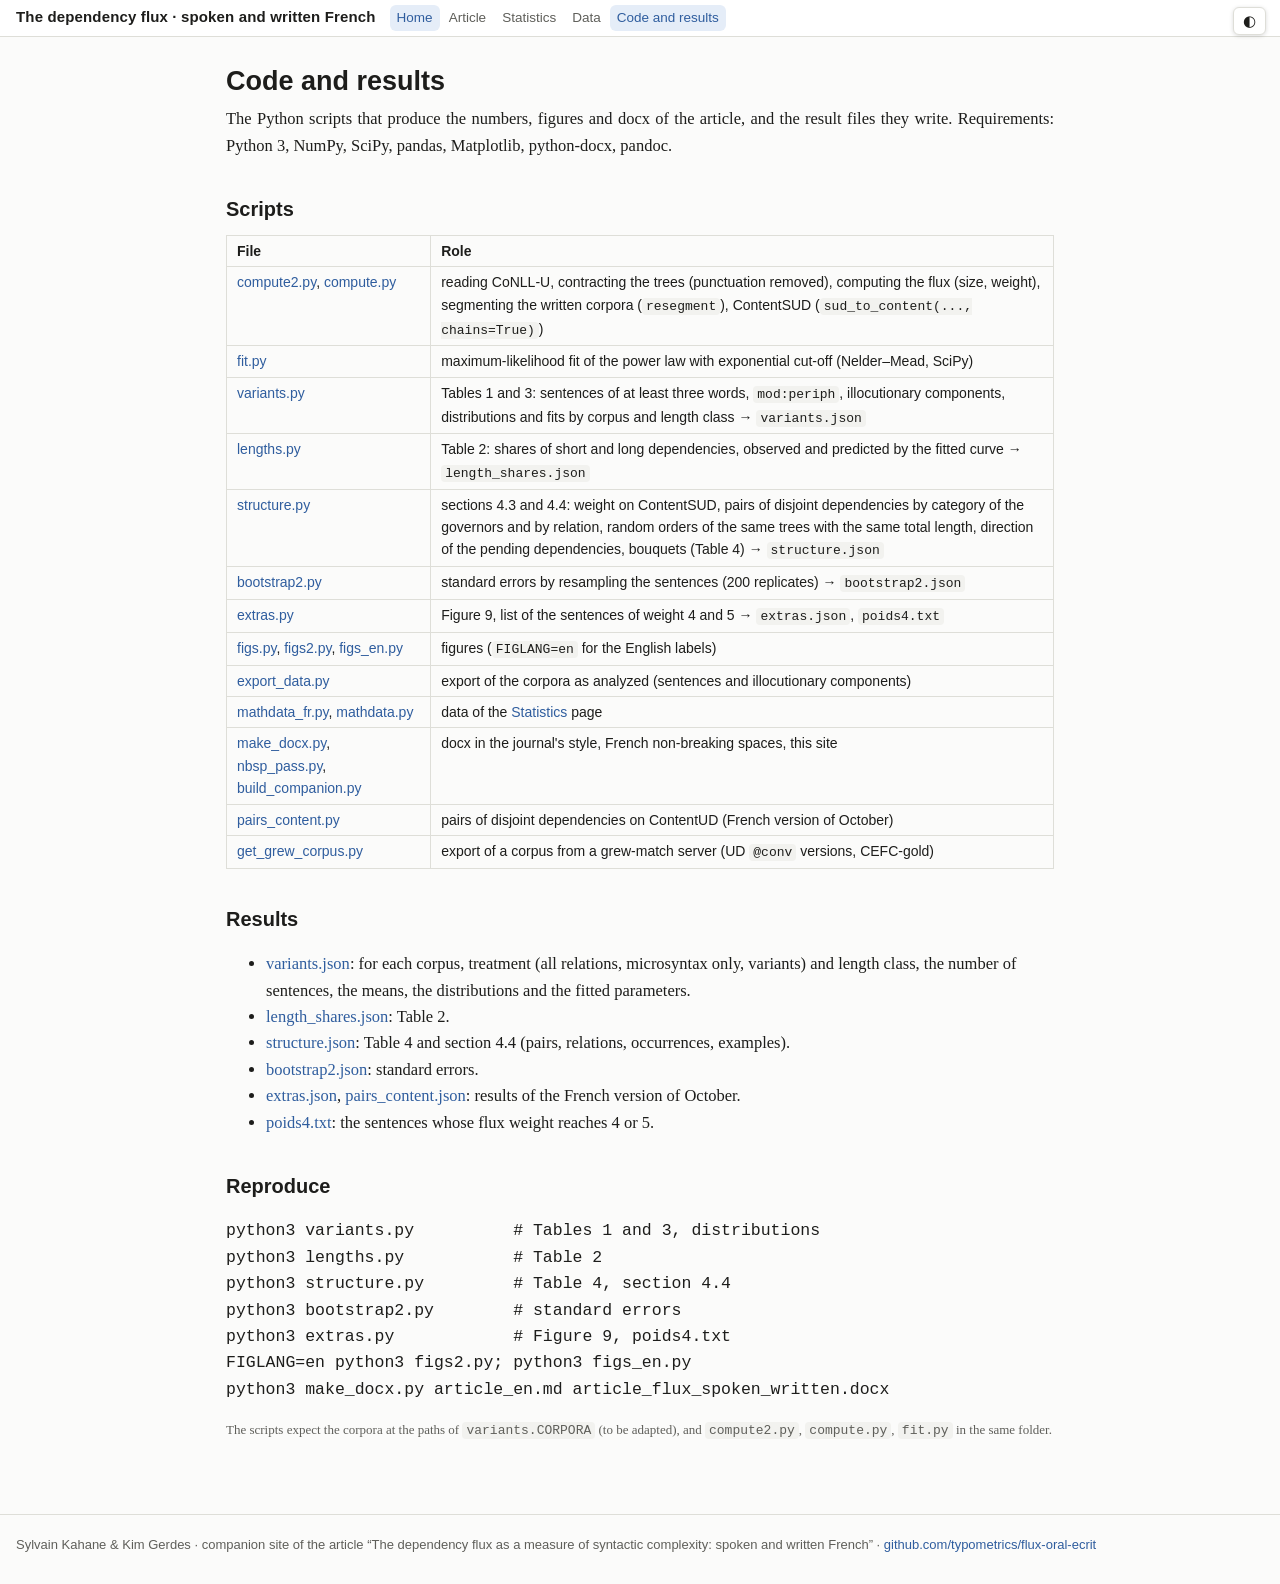
<file: code/index.html>
<!doctype html>
<html lang="en">
<head>
<meta charset="utf-8"><meta name="viewport" content="width=device-width,initial-scale=1">
<title>Code and results</title>
<link rel="stylesheet" href="../assets/style.css">
<script src="../assets/build.js"></script>
<script src="../assets/common.js"></script>

<style>
  .paper p { text-align: justify; hyphens: auto; }
  .paper img { max-width: 100%; display: block; margin: 0 auto; background: #fff; border-radius: 6px; }
  .paper .authors p { text-align: right; font-family: var(--sans); }
  .paper .abstract { font-size: 15px; margin: 8px 0; }
  .paper .ex { margin: 12px 0 12px 1.5em; font-size: 15.5px; }
  .paper .refs p { padding-left: 1.5em; text-indent: -1.5em; font-size: 14.5px; margin: 4px 0; }
  .paper table { border-collapse: collapse; font-family: var(--sans); font-size: 13px; margin: 10px auto; }
  .paper table td, .paper table th { border: 1px solid var(--border); padding: 4px 8px; }
  .paper table caption { caption-side: top; font-family: var(--sans); font-size: 13px; color: var(--muted); padding: 6px; }
  .paper figcaption { text-align: center; }
  .paper section.footnotes { font-size: 14px; border-top: 1px solid var(--border); margin-top: 24px; }
  table.t { border-collapse: collapse; font-family: var(--sans); font-size: 14px; }
  table.t td, table.t th { border: 1px solid var(--border); padding: 4px 10px; text-align: left; vertical-align: top; }
</style>
</head>
<body>
<main class="narrow paper">
<h1>Code and results</h1>
<p>The Python scripts that produce the numbers, figures and docx of the article, and the result files they write. Requirements: Python 3, NumPy, SciPy, pandas, Matplotlib, python-docx, pandoc.</p>
<h2>Scripts</h2>
<table class="t">
<tr><th>File</th><th>Role</th></tr>
<tr><td><a href="compute2.py">compute2.py</a>, <a href="compute.py">compute.py</a></td><td>reading CoNLL-U, contracting the trees (punctuation removed), computing the flux (size, weight), segmenting the written corpora (<code>resegment</code>), ContentSUD (<code>sud_to_content(..., chains=True)</code>)</td></tr>
<tr><td><a href="fit.py">fit.py</a></td><td>maximum-likelihood fit of the power law with exponential cut-off (Nelder–Mead, SciPy)</td></tr>
<tr><td><a href="variants.py">variants.py</a></td><td>Tables 1 and 3: sentences of at least three words, <code>mod:periph</code>, illocutionary components, distributions and fits by corpus and length class → <code>variants.json</code></td></tr>
<tr><td><a href="lengths.py">lengths.py</a></td><td>Table 2: shares of short and long dependencies, observed and predicted by the fitted curve → <code>length_shares.json</code></td></tr>
<tr><td><a href="structure.py">structure.py</a></td><td>sections 4.3 and 4.4: weight on ContentSUD, pairs of disjoint dependencies by category of the governors and by relation, random orders of the same trees with the same total length, direction of the pending dependencies, bouquets (Table 4) → <code>structure.json</code></td></tr>
<tr><td><a href="bootstrap2.py">bootstrap2.py</a></td><td>standard errors by resampling the sentences (200 replicates) → <code>bootstrap2.json</code></td></tr>
<tr><td><a href="extras.py">extras.py</a></td><td>Figure 9, list of the sentences of weight 4 and 5 → <code>extras.json</code>, <code>poids4.txt</code></td></tr>
<tr><td><a href="figs.py">figs.py</a>, <a href="figs2.py">figs2.py</a>, <a href="figs_en.py">figs_en.py</a></td><td>figures (<code>FIGLANG=en</code> for the English labels)</td></tr>
<tr><td><a href="export_data.py">export_data.py</a></td><td>export of the corpora as analyzed (sentences and illocutionary components)</td></tr>
<tr><td><a href="mathdata_fr.py">mathdata_fr.py</a>, <a href="mathdata.py">mathdata.py</a></td><td>data of the <a href="../maths/index.html">Statistics</a> page</td></tr>
<tr><td><a href="make_docx.py">make_docx.py</a>, <a href="nbsp_pass.py">nbsp_pass.py</a>, <a href="build_companion.py">build_companion.py</a></td><td>docx in the journal's style, French non-breaking spaces, this site</td></tr>
<tr><td><a href="pairs_content.py">pairs_content.py</a></td><td>pairs of disjoint dependencies on ContentUD (French version of October)</td></tr>
<tr><td><a href="get_grew_corpus.py">get_grew_corpus.py</a></td><td>export of a corpus from a grew-match server (UD <code>@conv</code> versions, CEFC-gold)</td></tr>
</table>
<h2>Results</h2>
<ul>
<li><a href="../results/variants.json">variants.json</a>: for each corpus, treatment (all relations, microsyntax only, variants) and length class, the number of sentences, the means, the distributions and the fitted parameters.</li>
<li><a href="../results/length_shares.json">length_shares.json</a>: Table 2.</li>
<li><a href="../results/structure.json">structure.json</a>: Table 4 and section 4.4 (pairs, relations, occurrences, examples).</li>
<li><a href="../results/bootstrap2.json">bootstrap2.json</a>: standard errors.</li>
<li><a href="../results/extras.json">extras.json</a>, <a href="../results/pairs_content.json">pairs_content.json</a>: results of the French version of October.</li>
<li><a href="../results/poids4.txt">poids4.txt</a>: the sentences whose flux weight reaches 4 or 5.</li>
</ul>
<h2>Reproduce</h2>
<pre>python3 variants.py          # Tables 1 and 3, distributions
python3 lengths.py           # Table 2
python3 structure.py         # Table 4, section 4.4
python3 bootstrap2.py        # standard errors
python3 extras.py            # Figure 9, poids4.txt
FIGLANG=en python3 figs2.py; python3 figs_en.py
python3 make_docx.py article_en.md article_flux_spoken_written.docx</pre>
<p class="small muted">The scripts expect the corpora at the paths of <code>variants.CORPORA</code> (to be adapted), and <code>compute2.py</code>, <code>compute.py</code>, <code>fit.py</code> in the same folder.</p>
</main>
</body>
</html>
</file>
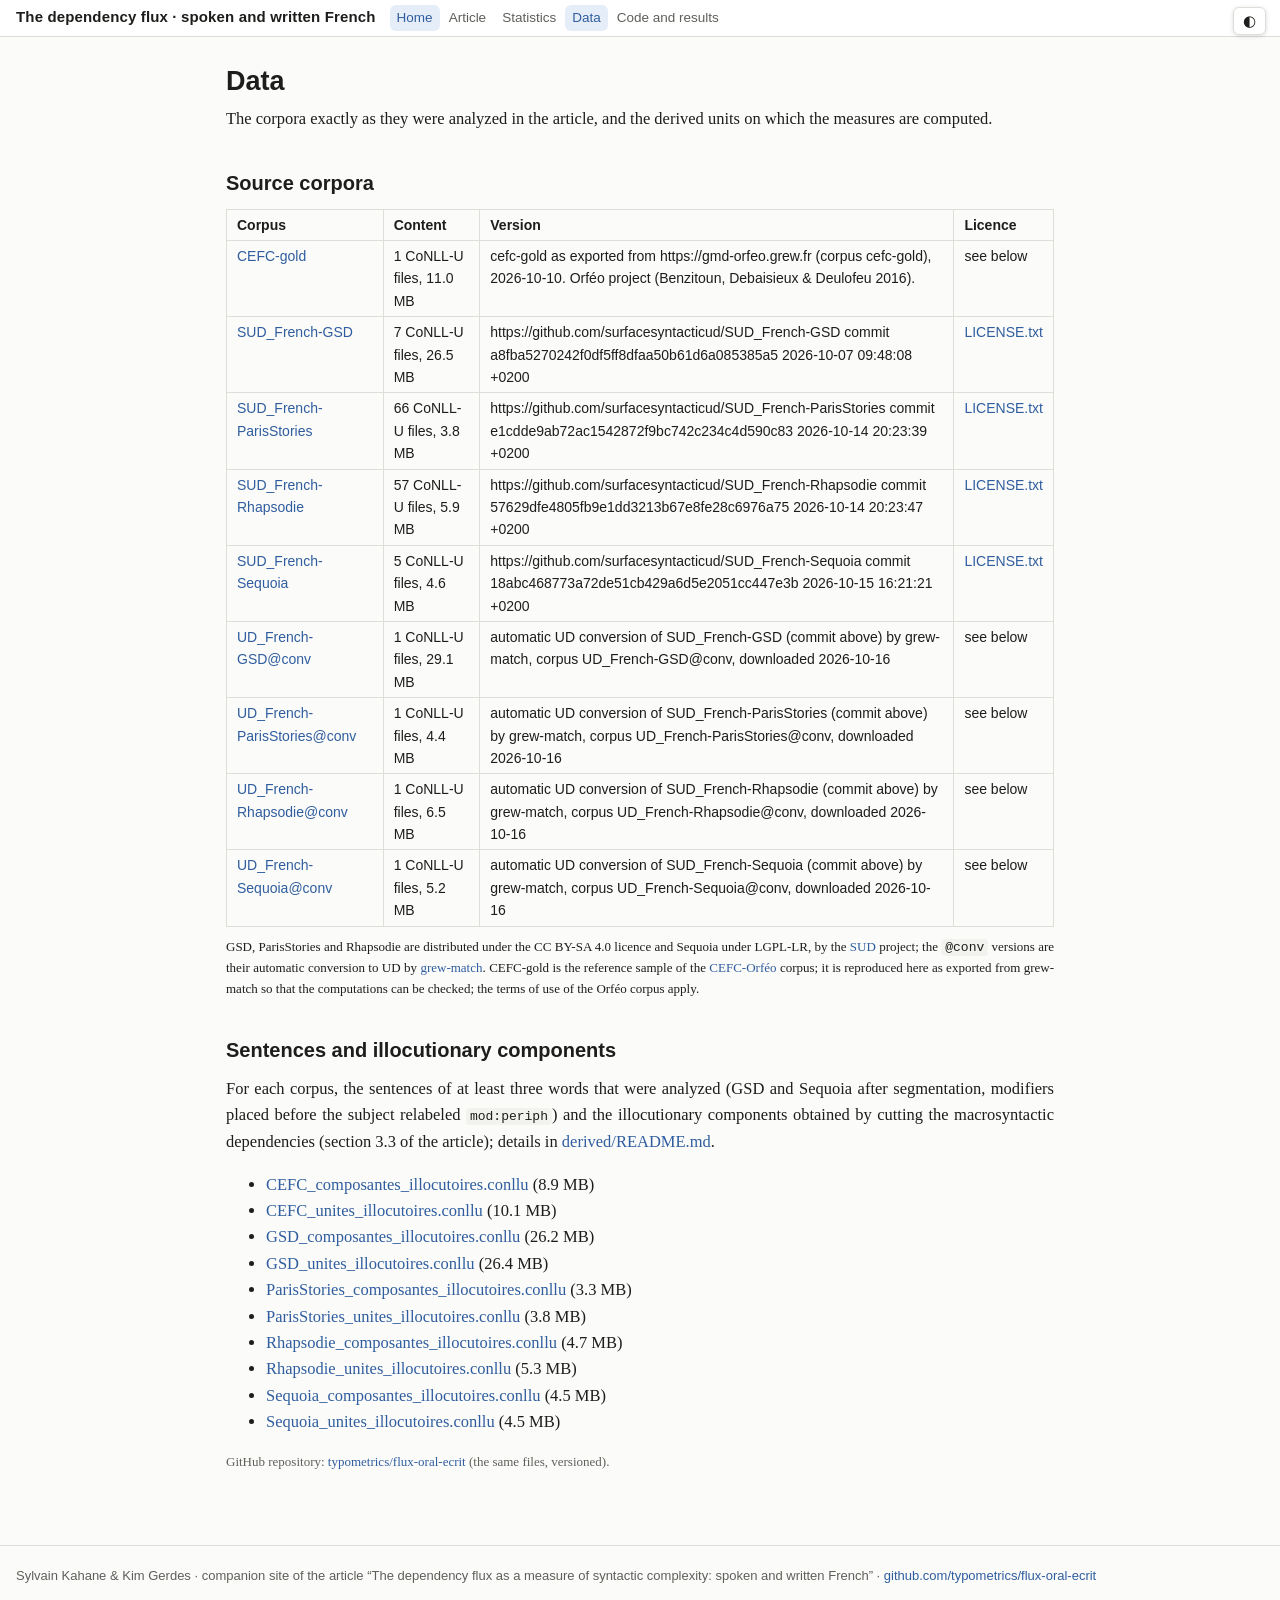
<file: data/index.html>
<!doctype html>
<html lang="en">
<head>
<meta charset="utf-8"><meta name="viewport" content="width=device-width,initial-scale=1">
<title>Data</title>
<link rel="stylesheet" href="../assets/style.css">
<script src="../assets/build.js"></script>
<script src="../assets/common.js"></script>

<style>
  .paper p { text-align: justify; hyphens: auto; }
  .paper img { max-width: 100%; display: block; margin: 0 auto; background: #fff; border-radius: 6px; }
  .paper .authors p { text-align: right; font-family: var(--sans); }
  .paper .abstract { font-size: 15px; margin: 8px 0; }
  .paper .ex { margin: 12px 0 12px 1.5em; font-size: 15.5px; }
  .paper .refs p { padding-left: 1.5em; text-indent: -1.5em; font-size: 14.5px; margin: 4px 0; }
  .paper table { border-collapse: collapse; font-family: var(--sans); font-size: 13px; margin: 10px auto; }
  .paper table td, .paper table th { border: 1px solid var(--border); padding: 4px 8px; }
  .paper table caption { caption-side: top; font-family: var(--sans); font-size: 13px; color: var(--muted); padding: 6px; }
  .paper figcaption { text-align: center; }
  .paper section.footnotes { font-size: 14px; border-top: 1px solid var(--border); margin-top: 24px; }
  table.t { border-collapse: collapse; font-family: var(--sans); font-size: 14px; }
  table.t td, table.t th { border: 1px solid var(--border); padding: 4px 10px; text-align: left; vertical-align: top; }
</style>
</head>
<body>
<main class="narrow paper">
<h1>Data</h1>
<p>The corpora exactly as they were analyzed in the article, and the derived units on which the measures are computed.</p>
<h2>Source corpora</h2>
<table class="t"><tr><th>Corpus</th><th>Content</th><th>Version</th><th>Licence</th></tr><tr><td><a href="treebanks/CEFC-gold/">CEFC-gold</a></td><td>1 CoNLL-U files, 11.0 MB</td><td>cefc-gold as exported from https://gmd-orfeo.grew.fr (corpus cefc-gold), 2026-10-10. Orféo project (Benzitoun, Debaisieux & Deulofeu 2016).</td><td>see below</td></tr><tr><td><a href="treebanks/SUD_French-GSD/">SUD_French-GSD</a></td><td>7 CoNLL-U files, 26.5 MB</td><td>https://github.com/surfacesyntacticud/SUD_French-GSD commit a8fba5270242f0df5ff8dfaa50b61d6a085385a5 2026-10-07 09:48:08 +0200</td><td><a href="treebanks/SUD_French-GSD/LICENSE.txt">LICENSE.txt</a></td></tr><tr><td><a href="treebanks/SUD_French-ParisStories/">SUD_French-ParisStories</a></td><td>66 CoNLL-U files, 3.8 MB</td><td>https://github.com/surfacesyntacticud/SUD_French-ParisStories commit e1cdde9ab72ac1542872f9bc742c234c4d590c83 2026-10-14 20:23:39 +0200</td><td><a href="treebanks/SUD_French-ParisStories/LICENSE.txt">LICENSE.txt</a></td></tr><tr><td><a href="treebanks/SUD_French-Rhapsodie/">SUD_French-Rhapsodie</a></td><td>57 CoNLL-U files, 5.9 MB</td><td>https://github.com/surfacesyntacticud/SUD_French-Rhapsodie commit 57629dfe4805fb9e1dd3213b67e8fe28c6976a75 2026-10-14 20:23:47 +0200</td><td><a href="treebanks/SUD_French-Rhapsodie/LICENSE.txt">LICENSE.txt</a></td></tr><tr><td><a href="treebanks/SUD_French-Sequoia/">SUD_French-Sequoia</a></td><td>5 CoNLL-U files, 4.6 MB</td><td>https://github.com/surfacesyntacticud/SUD_French-Sequoia commit 18abc468773a72de51cb429a6d5e2051cc447e3b 2026-10-15 16:21:21 +0200</td><td><a href="treebanks/SUD_French-Sequoia/LICENSE.txt">LICENSE.txt</a></td></tr><tr><td><a href="treebanks/UD_French-GSD@conv/">UD_French-GSD@conv</a></td><td>1 CoNLL-U files, 29.1 MB</td><td>automatic UD conversion of SUD_French-GSD (commit above) by grew-match, corpus UD_French-GSD@conv, downloaded 2026-10-16</td><td>see below</td></tr><tr><td><a href="treebanks/UD_French-ParisStories@conv/">UD_French-ParisStories@conv</a></td><td>1 CoNLL-U files, 4.4 MB</td><td>automatic UD conversion of SUD_French-ParisStories (commit above) by grew-match, corpus UD_French-ParisStories@conv, downloaded 2026-10-16</td><td>see below</td></tr><tr><td><a href="treebanks/UD_French-Rhapsodie@conv/">UD_French-Rhapsodie@conv</a></td><td>1 CoNLL-U files, 6.5 MB</td><td>automatic UD conversion of SUD_French-Rhapsodie (commit above) by grew-match, corpus UD_French-Rhapsodie@conv, downloaded 2026-10-16</td><td>see below</td></tr><tr><td><a href="treebanks/UD_French-Sequoia@conv/">UD_French-Sequoia@conv</a></td><td>1 CoNLL-U files, 5.2 MB</td><td>automatic UD conversion of SUD_French-Sequoia (commit above) by grew-match, corpus UD_French-Sequoia@conv, downloaded 2026-10-16</td><td>see below</td></tr></table>
<p class="small">GSD, ParisStories and Rhapsodie are distributed under the CC BY-SA 4.0 licence and Sequoia under LGPL-LR, by the <a href="https://surfacesyntacticud.github.io/">SUD</a> project; the <code>@conv</code> versions are their automatic conversion to UD by <a href="https://universal.grew.fr/">grew-match</a>. CEFC-gold is the reference sample of the <a href="https://www.ortolang.fr/market/corpora/cefc-orfeo">CEFC-Orféo</a> corpus; it is reproduced here as exported from grew-match so that the computations can be checked; the terms of use of the Orféo corpus apply.</p>
<h2>Sentences and illocutionary components</h2>
<p>For each corpus, the sentences of at least three words that were analyzed (GSD and Sequoia after segmentation, modifiers placed before the subject relabeled <code>mod:periph</code>) and the illocutionary components obtained by cutting the macrosyntactic dependencies (section 3.3 of the article); details in <a href="derived/README.md">derived/README.md</a>.</p>
<ul><li><a href="derived/CEFC_composantes_illocutoires.conllu">CEFC_composantes_illocutoires.conllu</a> (8.9 MB)</li><li><a href="derived/CEFC_unites_illocutoires.conllu">CEFC_unites_illocutoires.conllu</a> (10.1 MB)</li><li><a href="derived/GSD_composantes_illocutoires.conllu">GSD_composantes_illocutoires.conllu</a> (26.2 MB)</li><li><a href="derived/GSD_unites_illocutoires.conllu">GSD_unites_illocutoires.conllu</a> (26.4 MB)</li><li><a href="derived/ParisStories_composantes_illocutoires.conllu">ParisStories_composantes_illocutoires.conllu</a> (3.3 MB)</li><li><a href="derived/ParisStories_unites_illocutoires.conllu">ParisStories_unites_illocutoires.conllu</a> (3.8 MB)</li><li><a href="derived/Rhapsodie_composantes_illocutoires.conllu">Rhapsodie_composantes_illocutoires.conllu</a> (4.7 MB)</li><li><a href="derived/Rhapsodie_unites_illocutoires.conllu">Rhapsodie_unites_illocutoires.conllu</a> (5.3 MB)</li><li><a href="derived/Sequoia_composantes_illocutoires.conllu">Sequoia_composantes_illocutoires.conllu</a> (4.5 MB)</li><li><a href="derived/Sequoia_unites_illocutoires.conllu">Sequoia_unites_illocutoires.conllu</a> (4.5 MB)</li></ul>
<p class="small muted">GitHub repository: <a href="https://github.com/typometrics/flux-oral-ecrit">typometrics/flux-oral-ecrit</a> (the same files, versioned).</p>
</main>
</body>
</html>
</file>
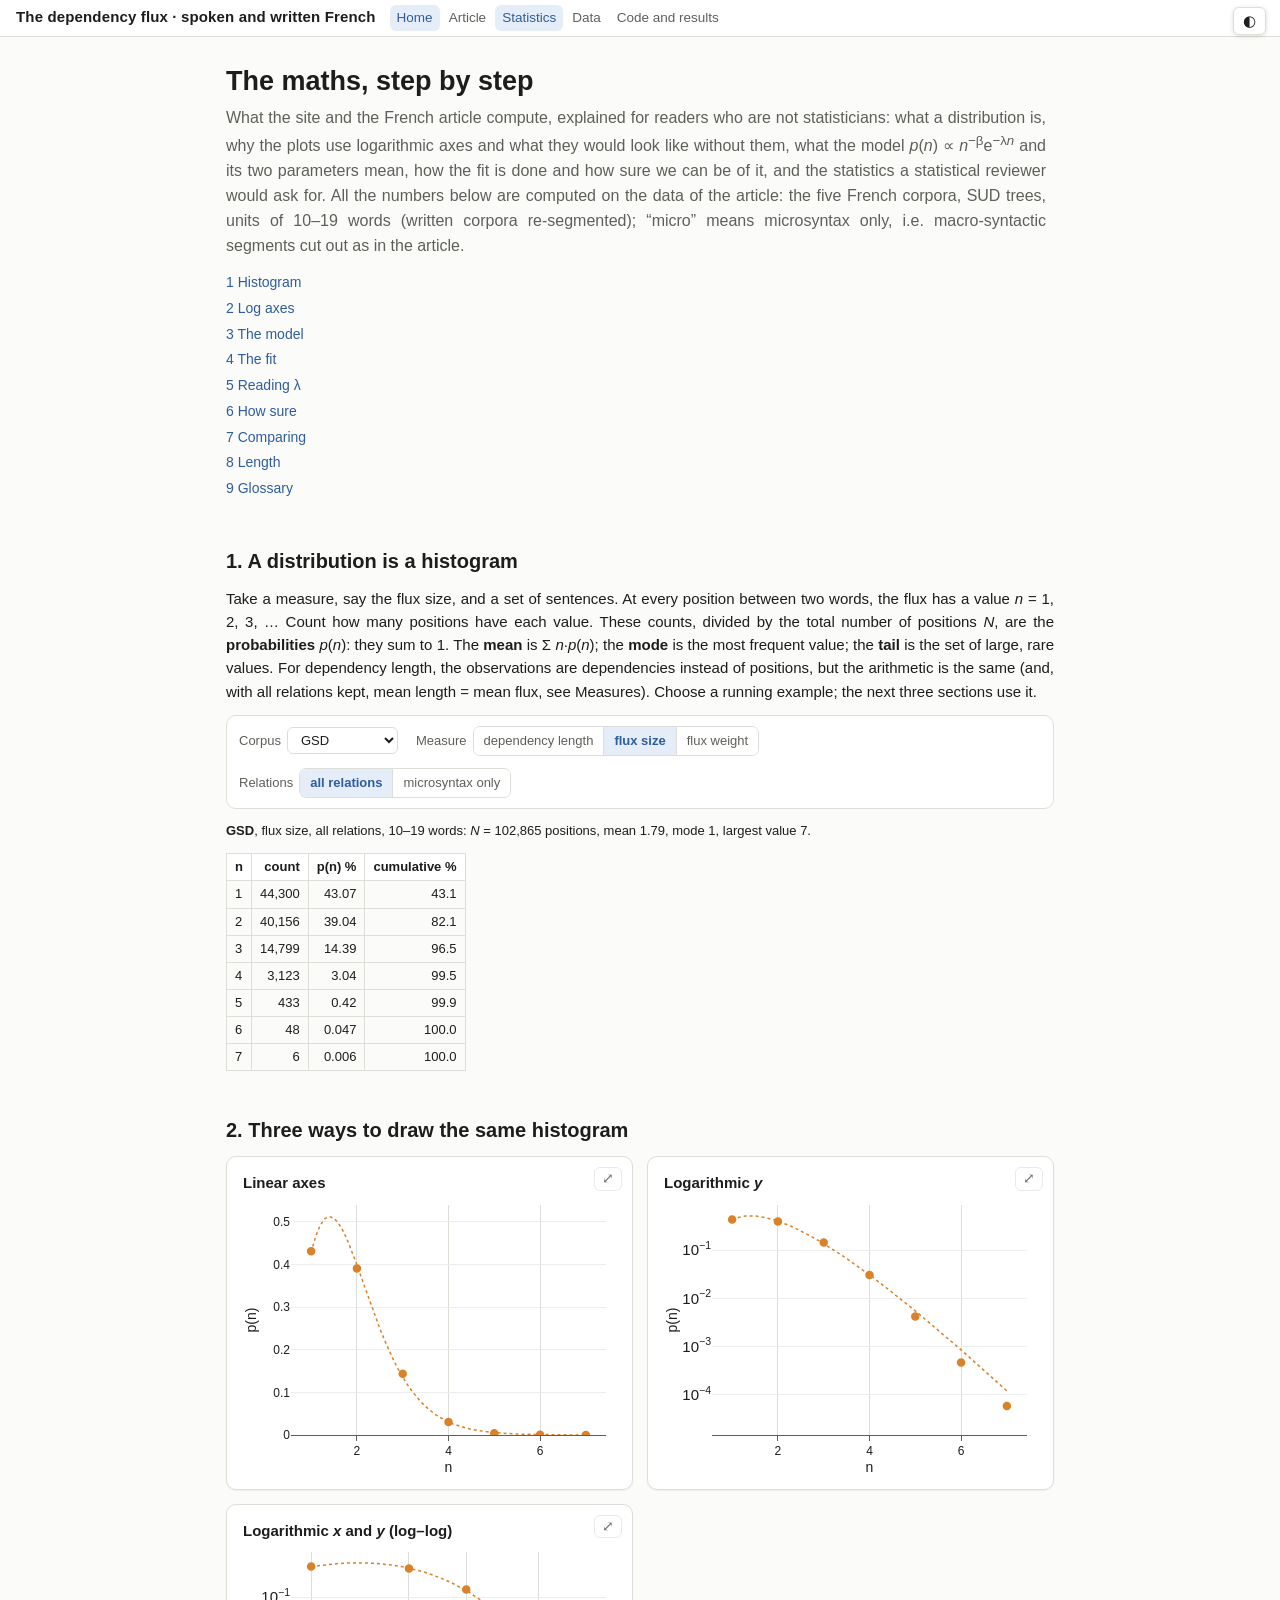
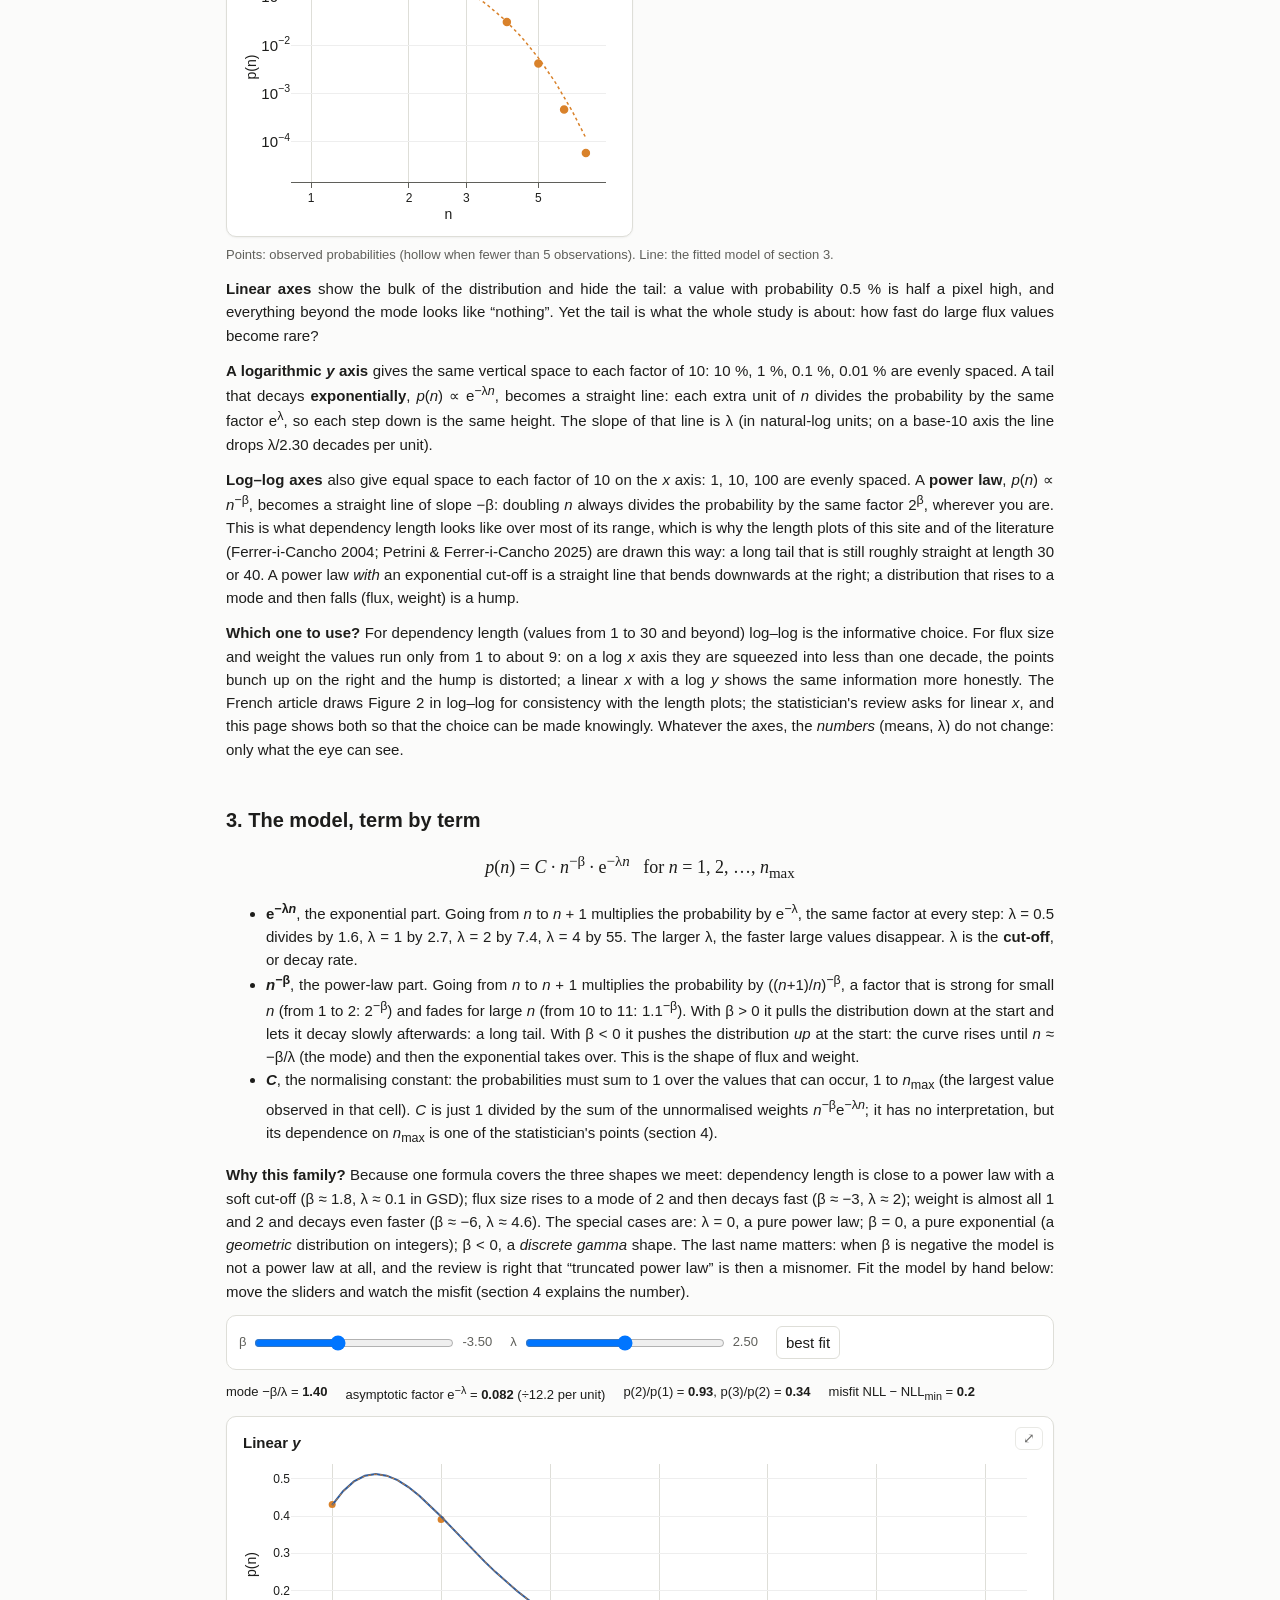
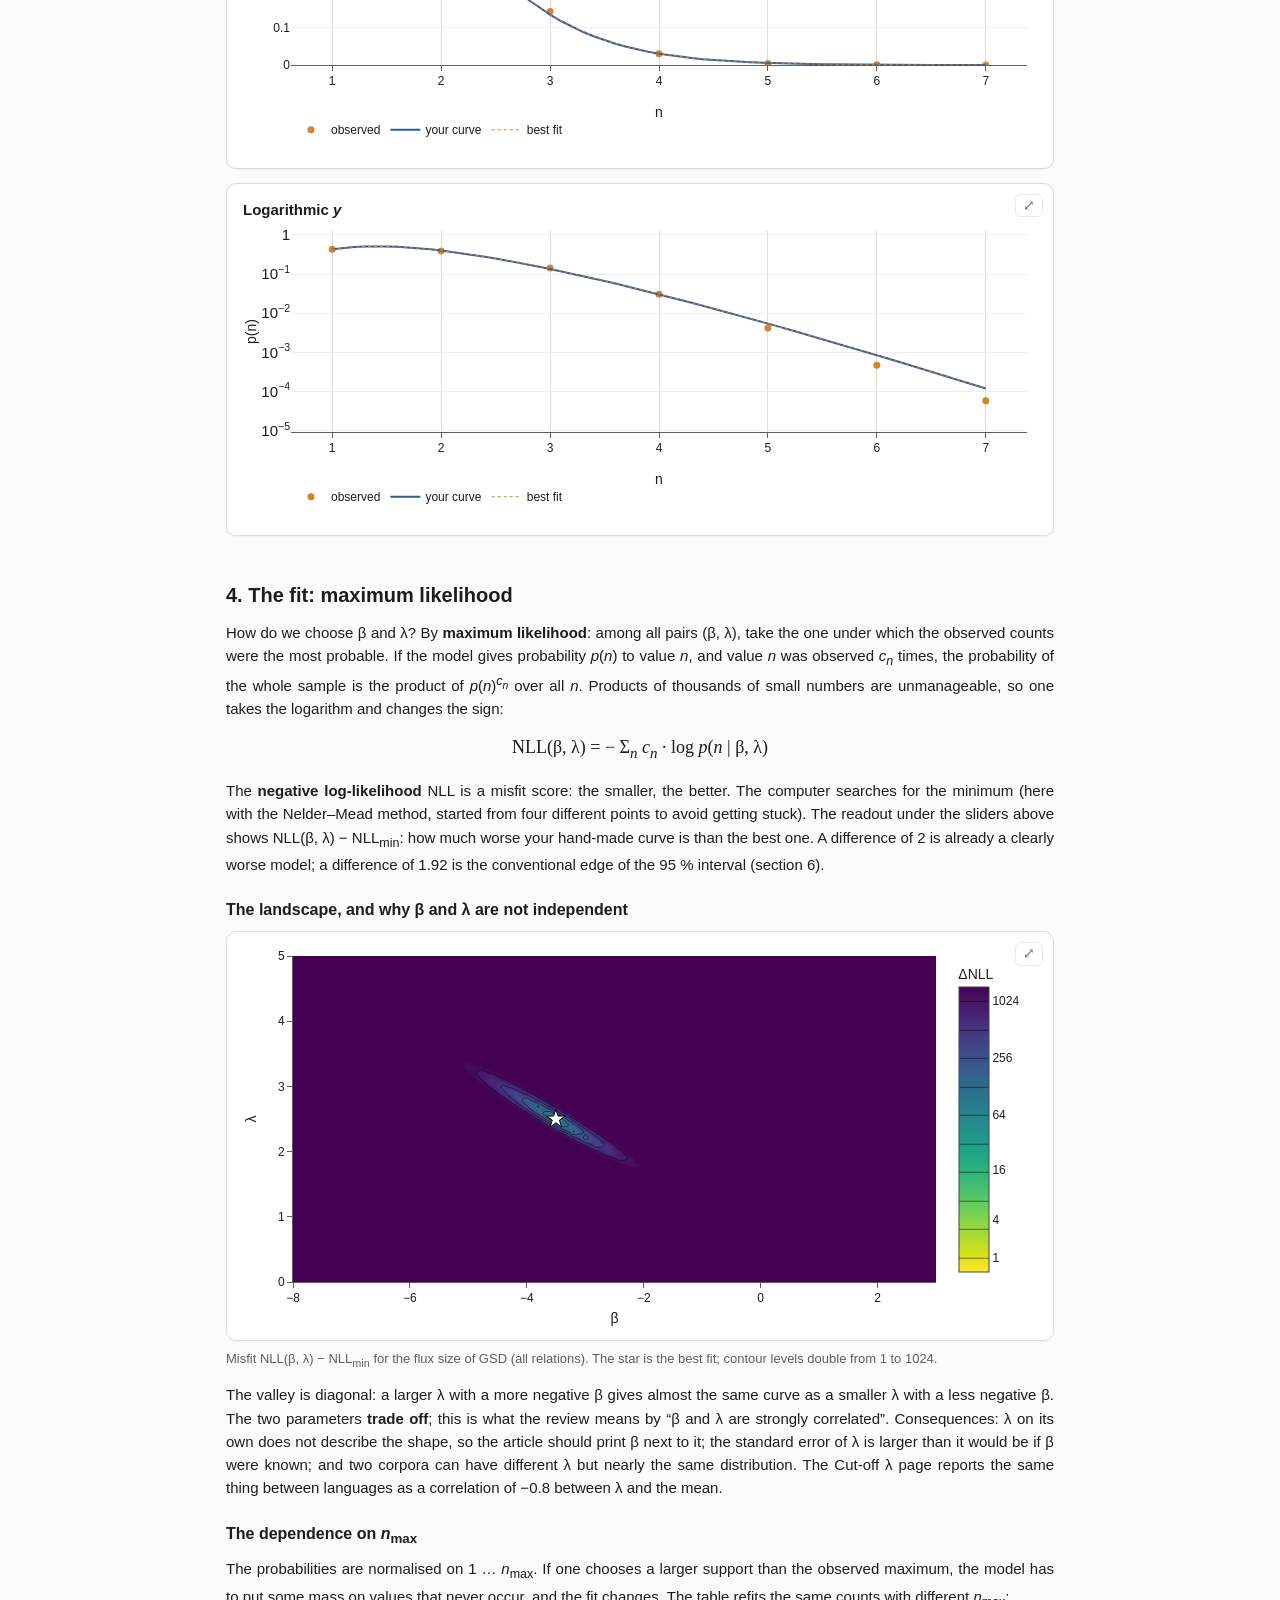
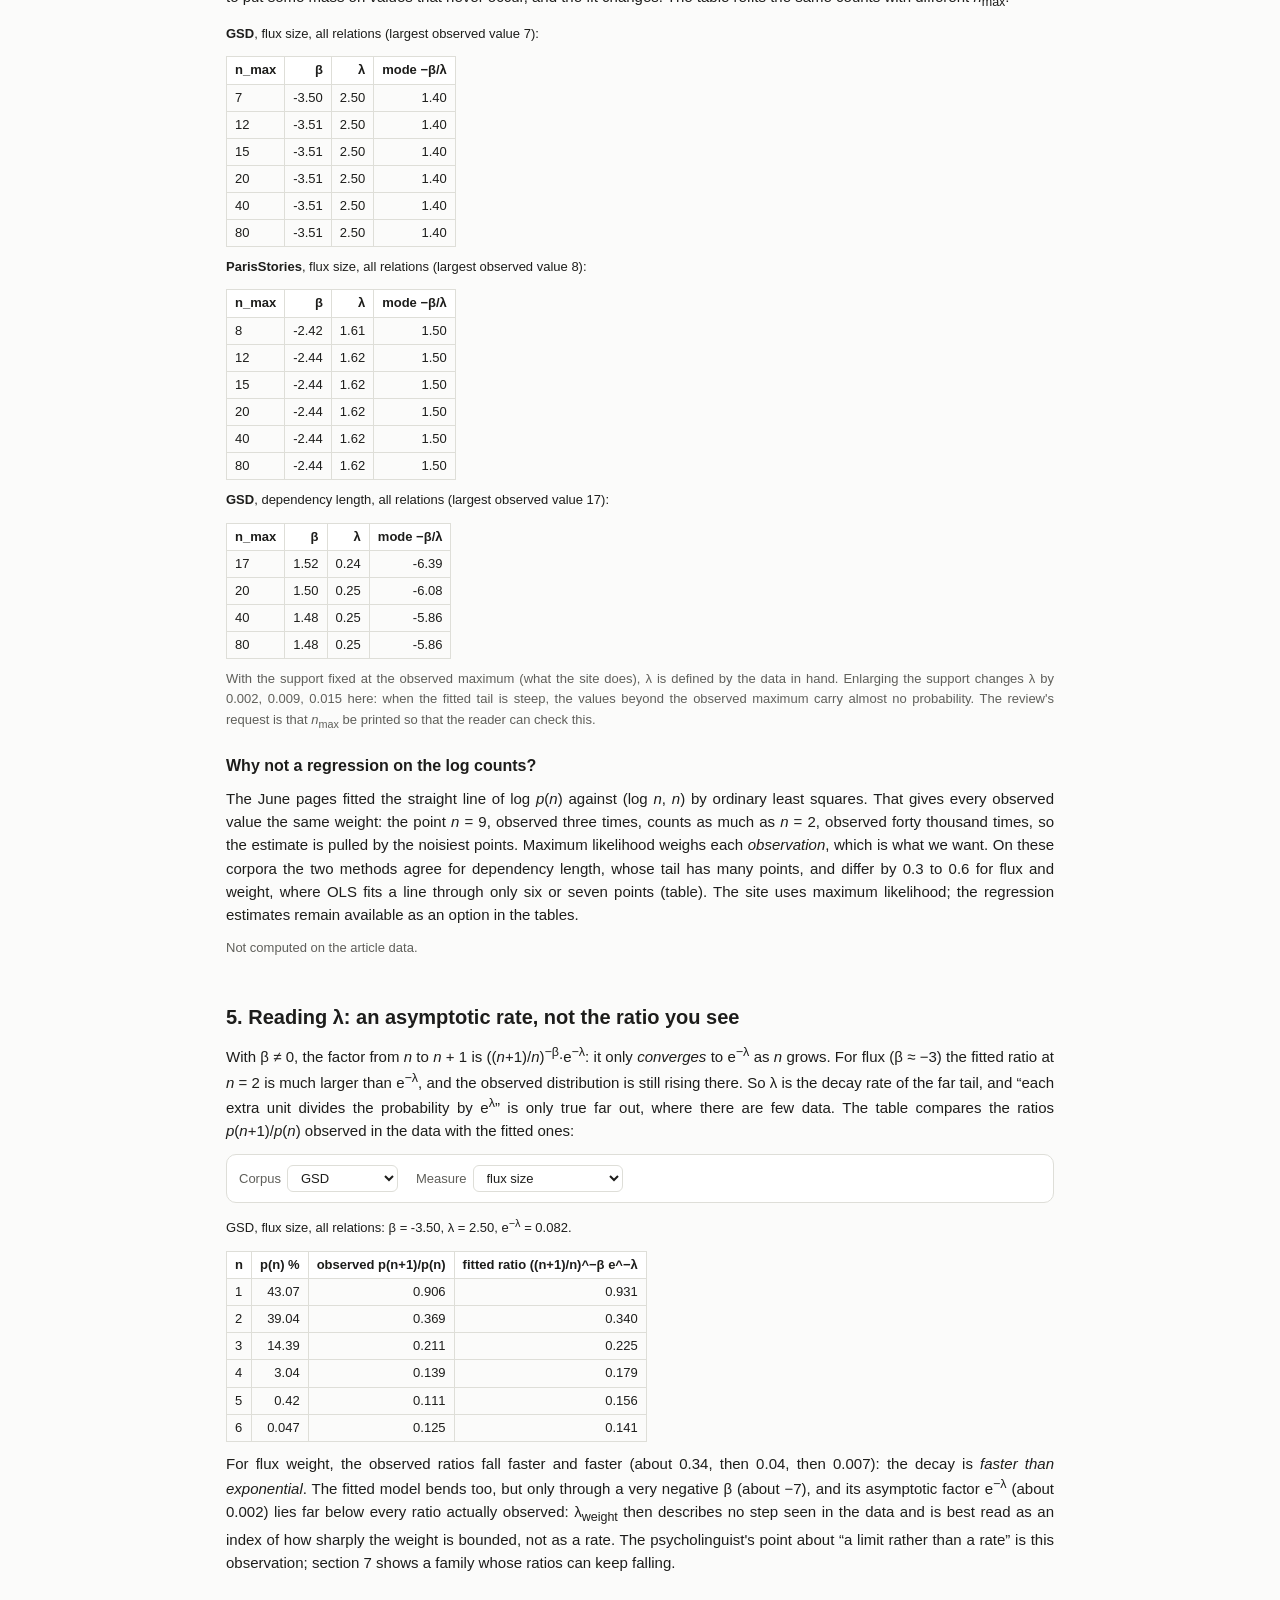
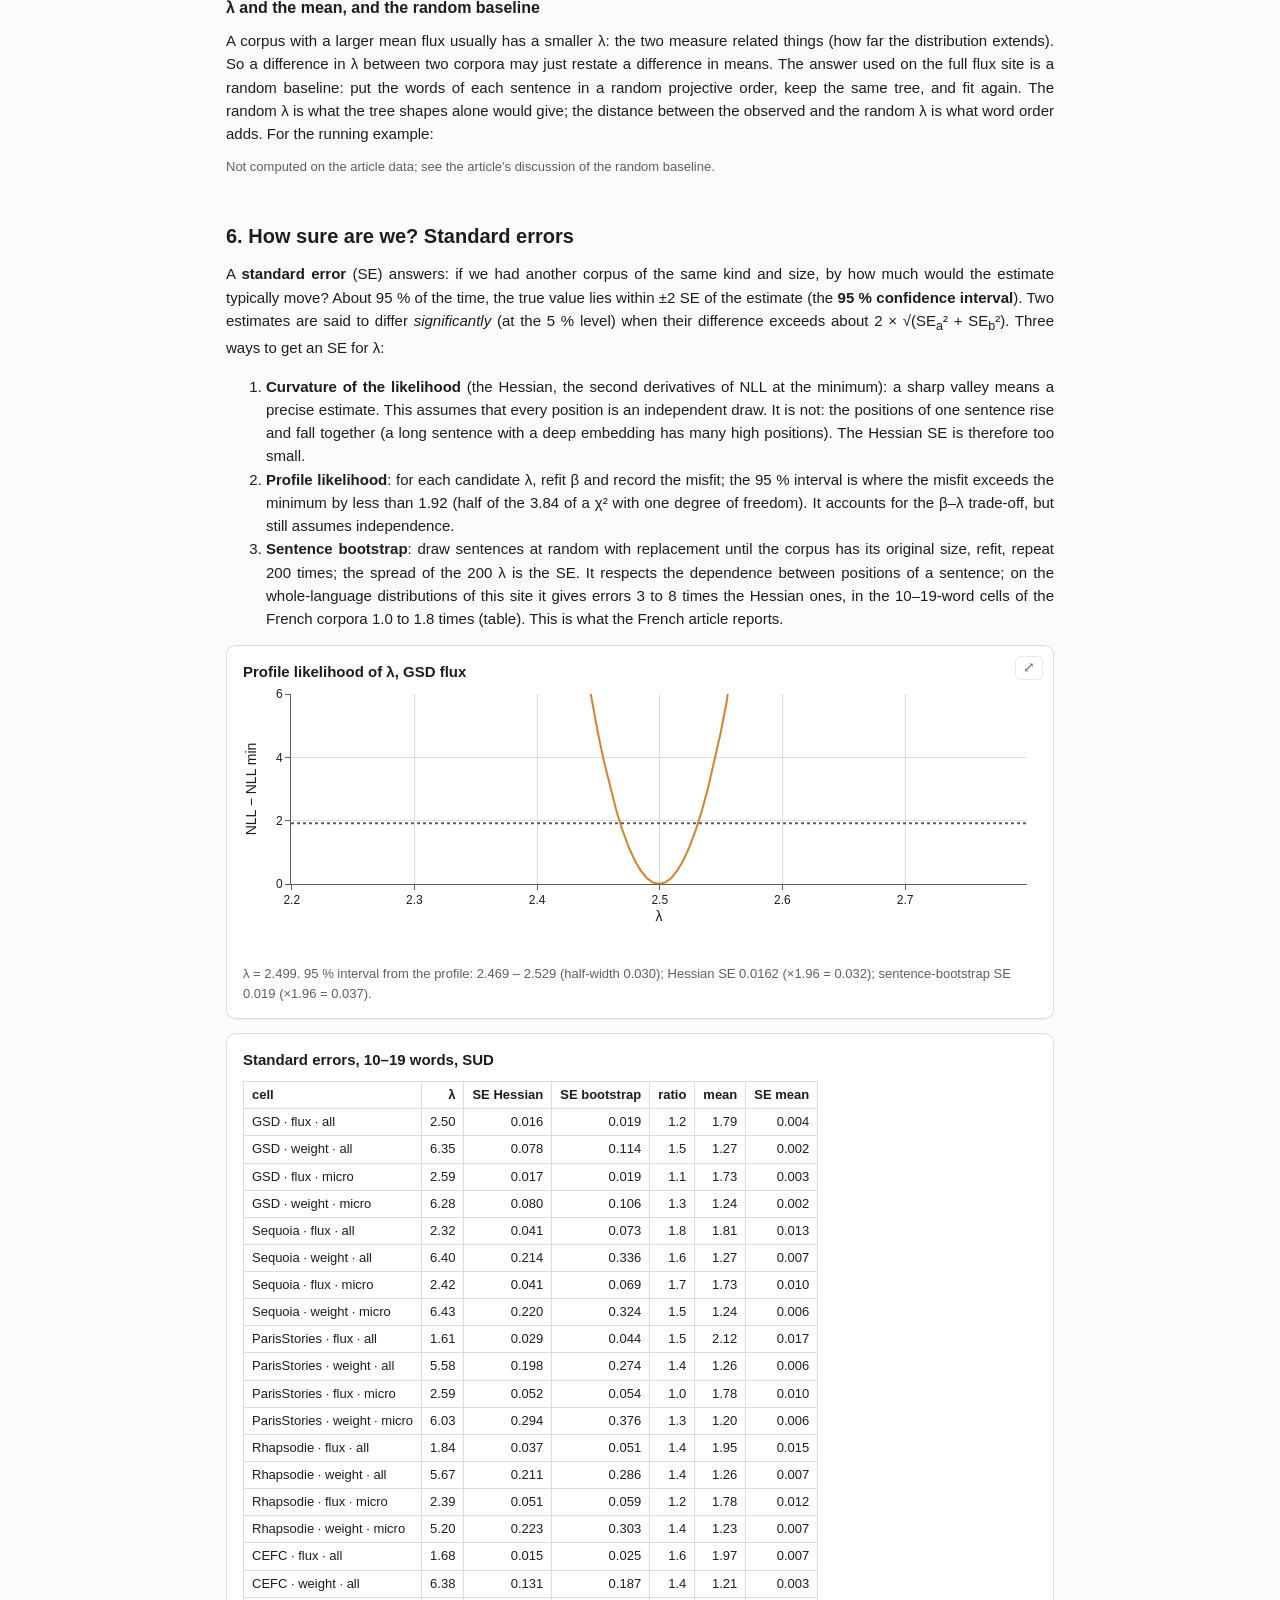
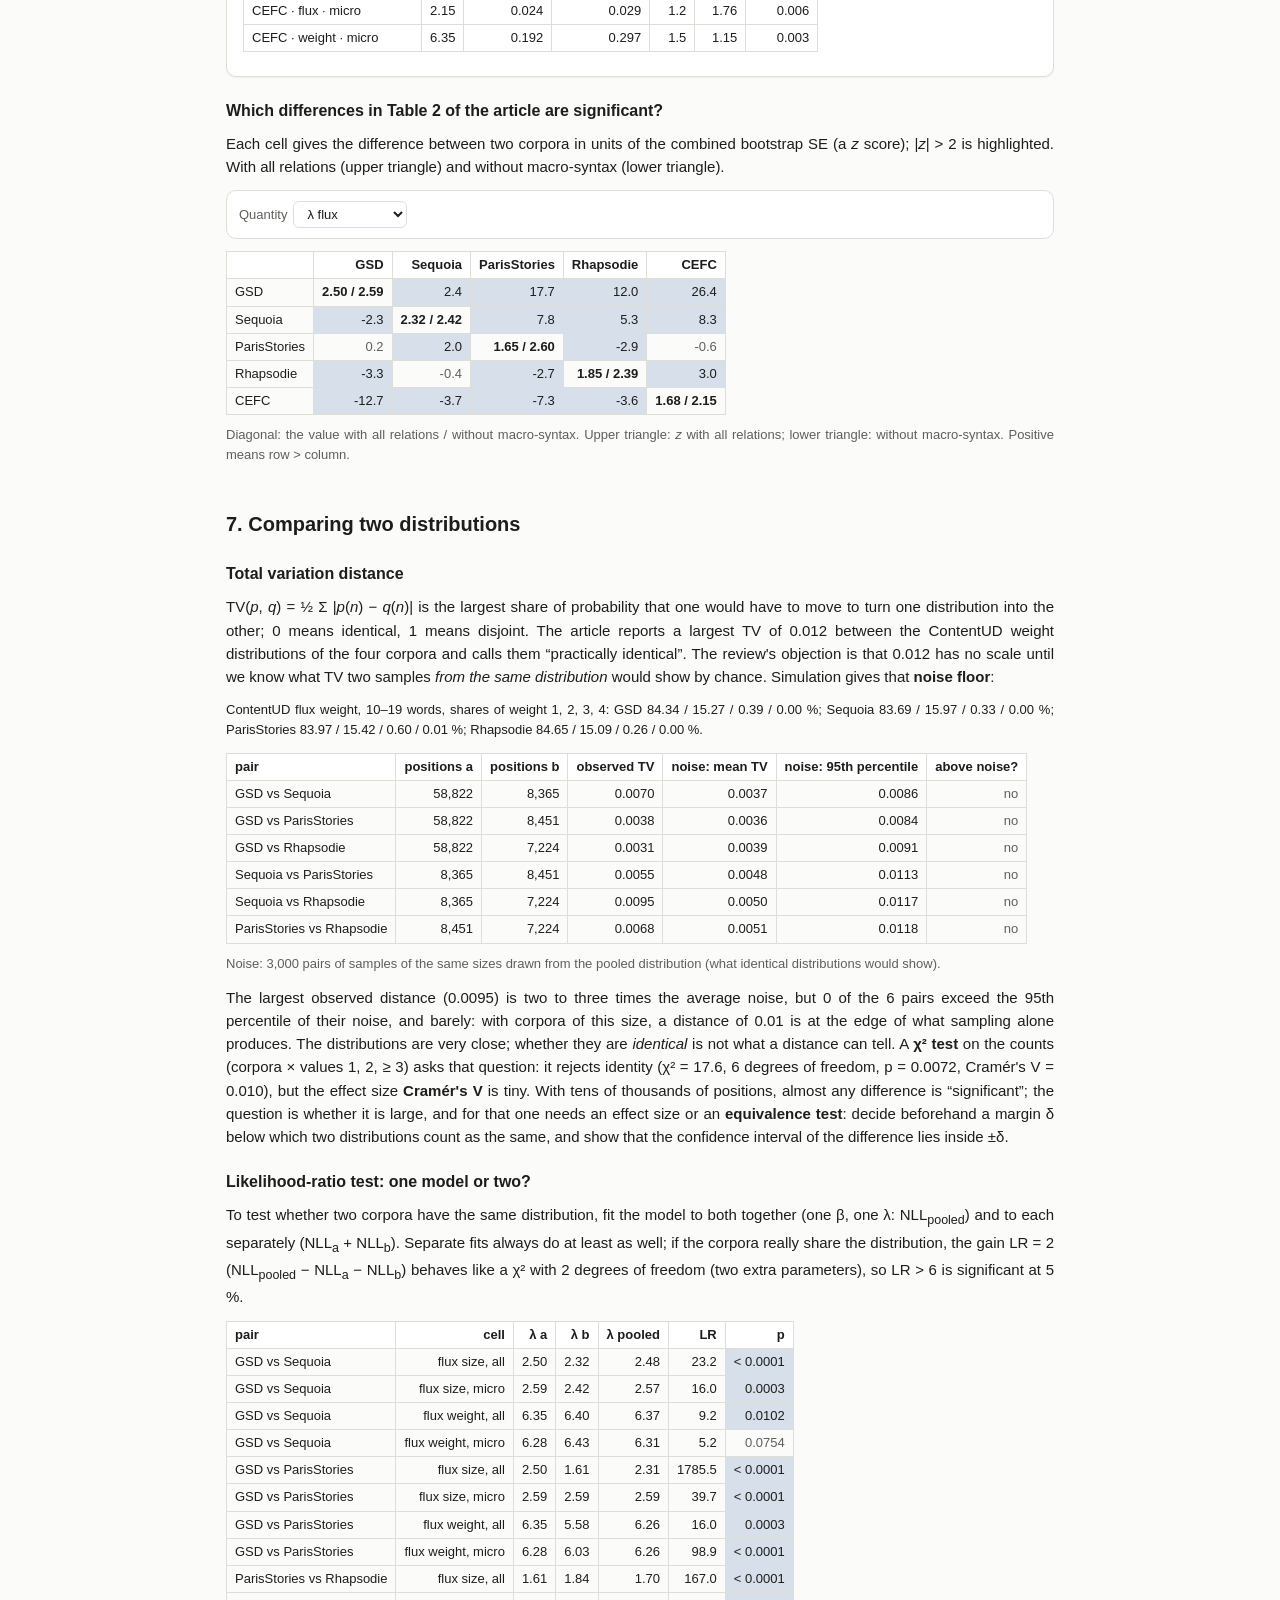
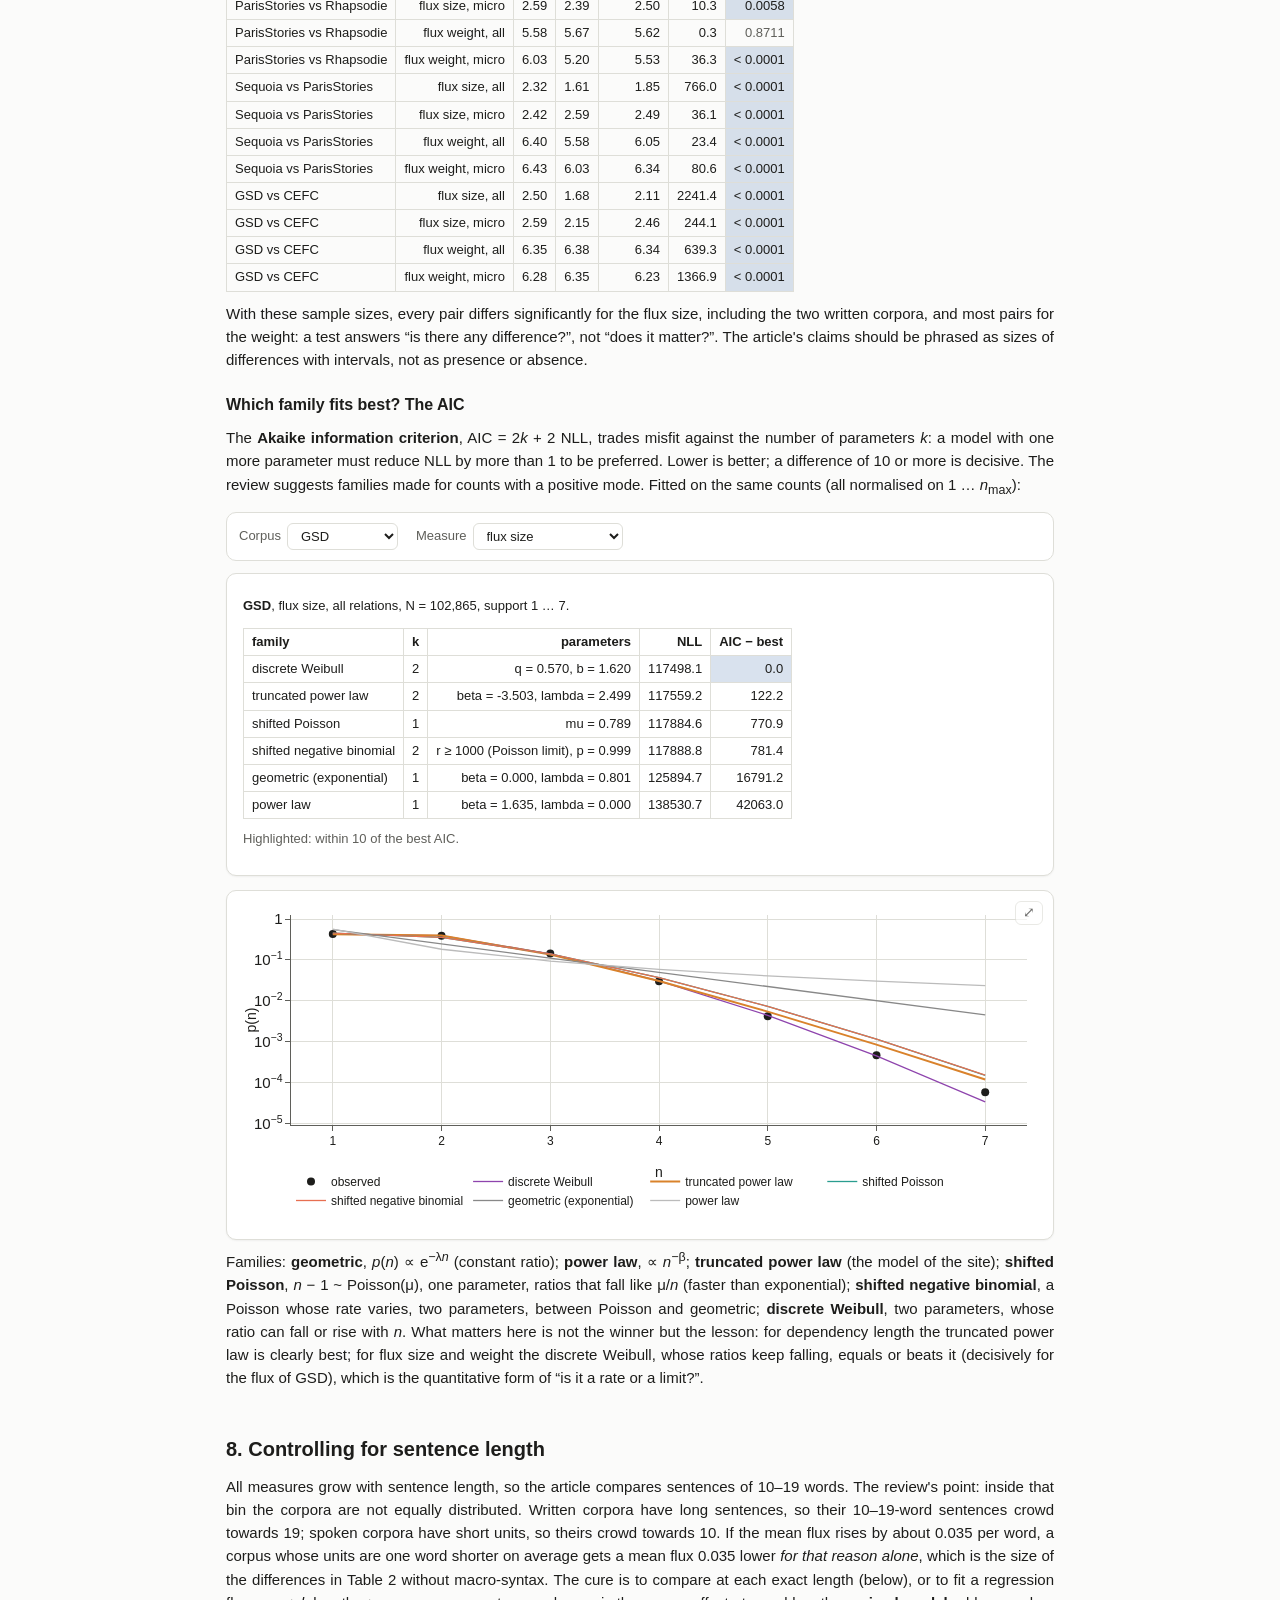
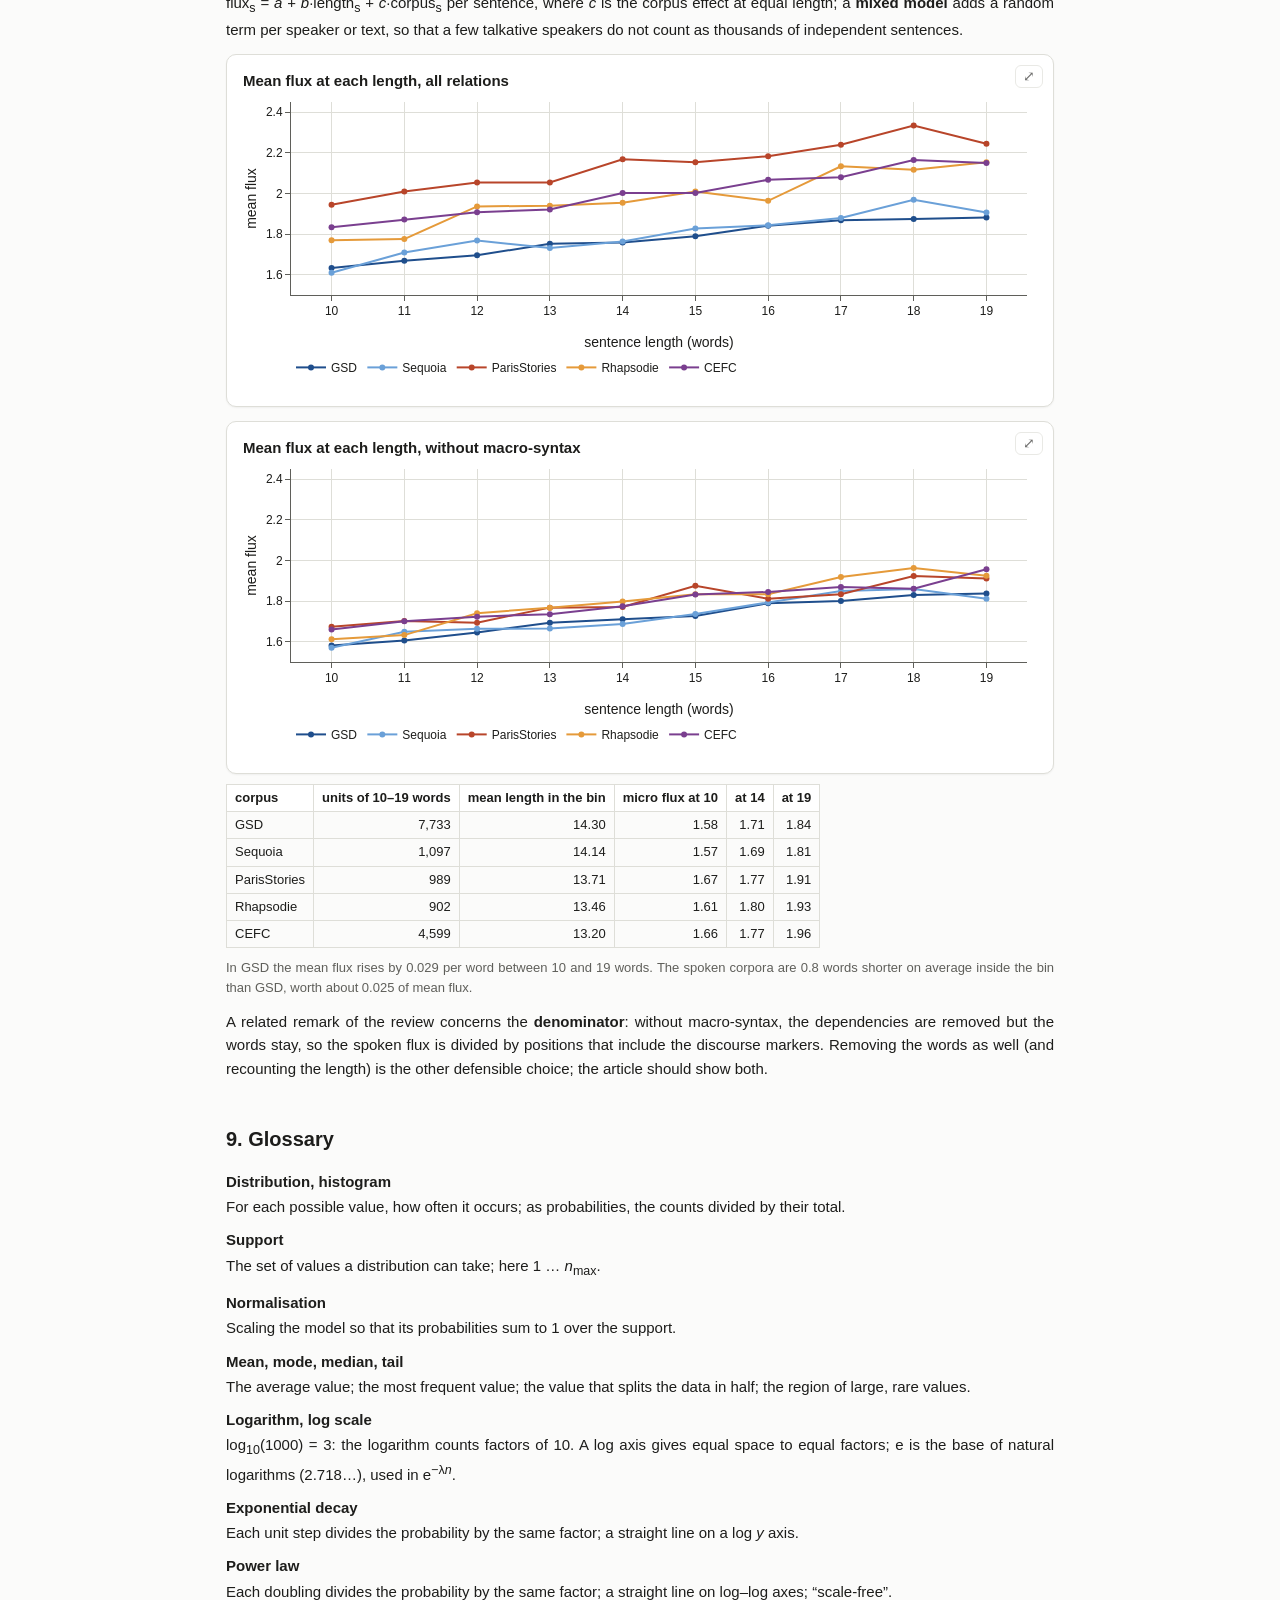
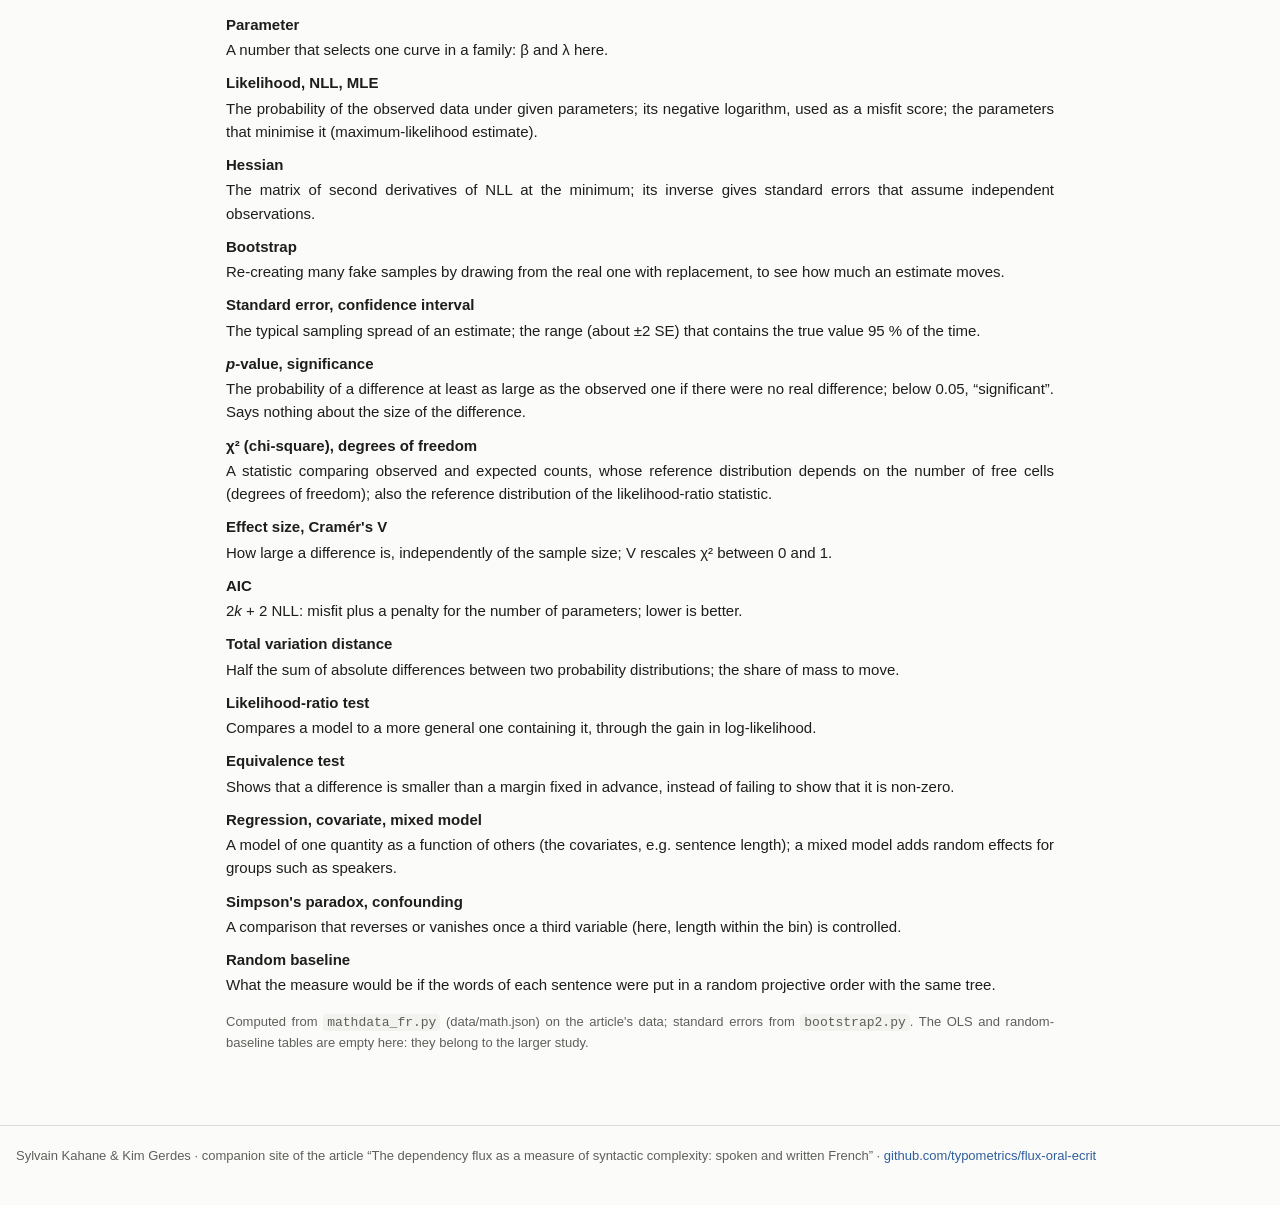
<file: maths/index.html>
<!doctype html>
<html lang="en">
<head>
<meta charset="utf-8"><meta name="viewport" content="width=device-width,initial-scale=1">
<title>The maths, step by step</title>
<link rel="stylesheet" href="../assets/style.css">
<script src="../vendor/plotly.min.js"></script>
<script src="../assets/build.js"></script>
<script src="../assets/common.js"></script>
<style>
  .math p, .math li, .math dd { text-align: justify; hyphens: auto; }
  .eq { font-family: Georgia, "Times New Roman", serif; font-size: 18px; text-align: center; margin: 14px 0; }
  .eq .big { font-size: 22px; }
  table.t { border-collapse: collapse; font-family: var(--sans); font-size: 13px; margin: 10px 0; }
  table.t td, table.t th { border: 1px solid var(--border); padding: 3px 8px; text-align: right; }
  table.t th { background: var(--surface); font-weight: 600; }
  table.t td:first-child, table.t th:first-child { text-align: left; }
  table.t td.sig { background: color-mix(in srgb, var(--accent) 18%, transparent); }
  table.t td.ns { color: var(--muted); }
  .readout { font-family: var(--sans); font-size: 13px; display: flex; gap: 18px; flex-wrap: wrap; margin: 6px 0 10px; }
  .readout b { font-weight: 600; }
  .toc a { margin-right: 12px; white-space: nowrap; }
  dl.gloss dt { font-weight: 600; margin-top: 10px; }
  dl.gloss dd { margin: 2px 0 0 0; }
  .plot { min-height: 280px; }
  h2 { margin-top: 44px; }
  .decoder li { margin-bottom: 10px; }
</style>
</head>
<body>
<main class="narrow math">
<h1>The maths, step by step</h1>
<p class="lede">What the site and the French article compute, explained for readers who are not statisticians: what a distribution is, why the plots use
logarithmic axes and what they would look like without them, what the model <i>p</i>(<i>n</i>) ∝ <i>n</i><sup>−β</sup>e<sup>−λ<i>n</i></sup> and its two parameters mean,
how the fit is done and how sure we can be of it, and the statistics a statistical reviewer would ask for. All the numbers
below are computed on the data of the article: the five French corpora, SUD trees, units of 10–19 words (written corpora re-segmented); “micro” means
microsyntax only, i.e. macro-syntactic segments cut out as in the article.</p>
<p class="toc small"><a href="#s1">1 Histogram</a><a href="#s2">2 Log axes</a><a href="#s3">3 The model</a><a href="#s4">4 The fit</a><a href="#s5">5 Reading λ</a>
<a href="#s6">6 How sure</a><a href="#s7">7 Comparing</a><a href="#s8">8 Length</a><a href="#s10">9 Glossary</a></p>

<h2 id="s1">1. A distribution is a histogram</h2>
<p>Take a measure, say the flux size, and a set of sentences. At every position between two words, the flux has a value <i>n</i> = 1, 2, 3, … Count how
many positions have each value. These counts, divided by the total number of positions <i>N</i>, are the <b>probabilities</b> <i>p</i>(<i>n</i>): they sum to 1.
The <b>mean</b> is Σ <i>n</i>·<i>p</i>(<i>n</i>); the <b>mode</b> is the most frequent value; the <b>tail</b> is the set of large, rare values. For dependency length,
the observations are dependencies instead of positions, but the arithmetic is the same (and, with all relations kept, mean length = mean flux, see
Measures). Choose a running example; the next three sections use it.</p>
<div class="controls" id="ctl"></div>
<div id="histTable"></div>

<h2 id="s2">2. Three ways to draw the same histogram</h2>
<div class="grid c3">
  <div class="card"><b>Linear axes</b><div class="plot" id="axLin"></div></div>
  <div class="card"><b>Logarithmic <i>y</i></b><div class="plot" id="axLogy"></div></div>
  <div class="card"><b>Logarithmic <i>x</i> and <i>y</i> (log–log)</b><div class="plot" id="axLoglog"></div></div>
</div>
<p class="small muted">Points: observed probabilities (hollow when fewer than 5 observations). Line: the fitted model of section 3.</p>
<p><b>Linear axes</b> show the bulk of the distribution and hide the tail: a value with probability 0.5 % is half a pixel high, and everything beyond the mode
looks like “nothing”. Yet the tail is what the whole study is about: how fast do large flux values become rare?</p>
<p><b>A logarithmic <i>y</i> axis</b> gives the same vertical space to each factor of 10: 10 %, 1 %, 0.1 %, 0.01 % are evenly spaced. A tail that decays
<b>exponentially</b>, <i>p</i>(<i>n</i>) ∝ e<sup>−λ<i>n</i></sup>, becomes a straight line: each extra unit of <i>n</i> divides the probability by the same factor
e<sup>λ</sup>, so each step down is the same height. The slope of that line is λ (in natural-log units; on a base-10 axis the line drops λ/2.30 decades per unit).</p>
<p><b>Log–log axes</b> also give equal space to each factor of 10 on the <i>x</i> axis: 1, 10, 100 are evenly spaced. A <b>power law</b>, <i>p</i>(<i>n</i>) ∝ <i>n</i><sup>−β</sup>,
becomes a straight line of slope −β: doubling <i>n</i> always divides the probability by the same factor 2<sup>β</sup>, wherever you are. This is what
dependency length looks like over most of its range, which is why the length plots of this site and of the literature (Ferrer-i-Cancho 2004; Petrini &
Ferrer-i-Cancho 2025) are drawn this way: a long tail that is still roughly straight at length 30 or 40. A power law <i>with</i> an exponential cut-off is a straight
line that bends downwards at the right; a distribution that rises to a mode and then falls (flux, weight) is a hump.</p>
<p><b>Which one to use?</b> For dependency length (values from 1 to 30 and beyond) log–log is the informative choice. For flux size and weight the values run
only from 1 to about 9: on a log <i>x</i> axis they are squeezed into less than one decade, the points bunch up on the right and the hump is distorted; a
linear <i>x</i> with a log <i>y</i> shows the same information more honestly. The French article draws Figure 2 in log–log for consistency with the length plots;
the statistician's review asks for linear <i>x</i>, and this page shows both so that the choice can be made knowingly. Whatever the axes, the
<i>numbers</i> (means, λ) do not change: only what the eye can see.</p>

<h2 id="s3">3. The model, term by term</h2>
<div class="eq"><i>p</i>(<i>n</i>) = <i>C</i> · <i>n</i><sup>−β</sup> · e<sup>−λ<i>n</i></sup> &nbsp; for <i>n</i> = 1, 2, …, <i>n</i><sub>max</sub></div>
<ul>
<li><b>e<sup>−λ<i>n</i></sup></b>, the exponential part. Going from <i>n</i> to <i>n</i> + 1 multiplies the probability by e<sup>−λ</sup>, the same factor at every step:
λ = 0.5 divides by 1.6, λ = 1 by 2.7, λ = 2 by 7.4, λ = 4 by 55. The larger λ, the faster large values disappear. λ is the <b>cut-off</b>, or decay rate.</li>
<li><b><i>n</i><sup>−β</sup></b>, the power-law part. Going from <i>n</i> to <i>n</i> + 1 multiplies the probability by ((<i>n</i>+1)/<i>n</i>)<sup>−β</sup>, a factor that is
strong for small <i>n</i> (from 1 to 2: 2<sup>−β</sup>) and fades for large <i>n</i> (from 10 to 11: 1.1<sup>−β</sup>). With β &gt; 0 it pulls the distribution down
at the start and lets it decay slowly afterwards: a long tail. With β &lt; 0 it pushes the distribution <i>up</i> at the start: the curve rises until
<i>n</i> ≈ −β/λ (the mode) and then the exponential takes over. This is the shape of flux and weight.</li>
<li><b><i>C</i></b>, the normalising constant: the probabilities must sum to 1 over the values that can occur, 1 to <i>n</i><sub>max</sub> (the largest value observed in that
cell). <i>C</i> is just 1 divided by the sum of the unnormalised weights <i>n</i><sup>−β</sup>e<sup>−λ<i>n</i></sup>; it has no interpretation, but its dependence on
<i>n</i><sub>max</sub> is one of the statistician's points (section 4).</li>
</ul>
<p><b>Why this family?</b> Because one formula covers the three shapes we meet: dependency length is close to a power law with a soft cut-off
(β ≈ 1.8, λ ≈ 0.1 in GSD); flux size rises to a mode of 2 and then decays fast (β ≈ −3, λ ≈ 2); weight is almost all 1 and 2 and decays even faster
(β ≈ −6, λ ≈ 4.6). The special cases are: λ = 0, a pure power law; β = 0, a pure exponential (a <i>geometric</i> distribution on integers); β &lt; 0, a
<i>discrete gamma</i> shape. The last name matters: when β is negative the model is not a power law at all, and the review is right that “truncated power law”
is then a misnomer. Fit the model by hand below: move the sliders and watch the misfit (section 4 explains the number).</p>
<div class="controls">
  <label>β <input type="range" id="sbeta" min="-8" max="3" step="0.05"> <span id="vbeta"></span></label>
  <label>λ <input type="range" id="slam" min="0" max="5" step="0.01"> <span id="vlam"></span></label>
  <button class="btn" id="bestBtn">best fit</button>
</div>
<div class="readout" id="readout"></div>
<div class="grid c2">
  <div class="card"><b>Linear <i>y</i></b><div class="plot" id="modelLin"></div></div>
  <div class="card"><b>Logarithmic <i>y</i></b><div class="plot" id="modelLog"></div></div>
</div>

<h2 id="s4">4. The fit: maximum likelihood</h2>
<p>How do we choose β and λ? By <b>maximum likelihood</b>: among all pairs (β, λ), take the one under which the observed counts were the most probable.
If the model gives probability <i>p</i>(<i>n</i>) to value <i>n</i>, and value <i>n</i> was observed <i>c<sub>n</sub></i> times, the probability of the whole sample is the
product of <i>p</i>(<i>n</i>)<sup><i>c<sub>n</sub></i></sup> over all <i>n</i>. Products of thousands of small numbers are unmanageable, so one takes the logarithm
and changes the sign:</p>
<div class="eq">NLL(β, λ) = − Σ<sub><i>n</i></sub> <i>c<sub>n</sub></i> · log <i>p</i>(<i>n</i> | β, λ)</div>
<p>The <b>negative log-likelihood</b> NLL is a misfit score: the smaller, the better. The computer searches for the minimum (here with the Nelder–Mead method,
started from four different points to avoid getting stuck). The readout under the sliders above shows NLL(β, λ) − NLL<sub>min</sub>: how much worse your
hand-made curve is than the best one. A difference of 2 is already a clearly worse model; a difference of 1.92 is the conventional edge of the 95 % interval
(section 6).</p>
<h3>The landscape, and why β and λ are not independent</h3>
<div class="card"><div class="plot" id="landscape"></div></div>
<p class="small muted">Misfit NLL(β, λ) − NLL<sub>min</sub> for the flux size of GSD (all relations). The star is the best fit; contour levels double from 1 to 1024.</p>
<p>The valley is diagonal: a larger λ with a more negative β gives almost the same curve as a smaller λ with a less negative β. The two parameters <b>trade
off</b>; this is what the review means by “β and λ are strongly correlated”. Consequences: λ on its own does not describe the shape, so the article should print β
next to it; the standard error of λ is larger than it would be if β were known; and two corpora can have different λ but nearly the same distribution. The
Cut-off λ page reports the same thing between languages as a correlation of −0.8 between λ and the mean.</p>
<h3>The dependence on <i>n</i><sub>max</sub></h3>
<p>The probabilities are normalised on 1 … <i>n</i><sub>max</sub>. If one chooses a larger support than the observed maximum, the model has to put some mass on
values that never occur, and the fit changes. The table refits the same counts with different <i>n</i><sub>max</sub>:</p>
<div id="nmaxTable"></div>
<h3>Why not a regression on the log counts?</h3>
<p>The June pages fitted the straight line of log <i>p</i>(<i>n</i>) against (log <i>n</i>, <i>n</i>) by ordinary least squares. That gives every observed value the same
weight: the point <i>n</i> = 9, observed three times, counts as much as <i>n</i> = 2, observed forty thousand times, so the estimate is pulled by the
noisiest points. Maximum likelihood weighs each <i>observation</i>, which is what we want. On these corpora the two methods agree for dependency length, whose
tail has many points, and differ by 0.3 to 0.6 for flux and weight, where OLS fits a line through only six or seven points (table). The site uses maximum
likelihood; the regression estimates remain available as an option in the tables.</p>
<div id="olsTable"></div>

<h2 id="s5">5. Reading λ: an asymptotic rate, not the ratio you see</h2>
<p>With β ≠ 0, the factor from <i>n</i> to <i>n</i> + 1 is ((<i>n</i>+1)/<i>n</i>)<sup>−β</sup>·e<sup>−λ</sup>: it only <i>converges</i> to e<sup>−λ</sup> as <i>n</i> grows.
For flux (β ≈ −3) the fitted ratio at <i>n</i> = 2 is much larger than e<sup>−λ</sup>, and the observed distribution is still rising there. So λ is the decay rate
of the far tail, and “each extra unit divides the probability by e<sup>λ</sup>” is only true far out, where there are few data. The table compares the ratios
<i>p</i>(<i>n</i>+1)/<i>p</i>(<i>n</i>) observed in the data with the fitted ones:</p>
<div class="controls"><label>Corpus <select id="ratioCorpus"><option>GSD</option><option>ParisStories</option></select></label>
<label>Measure <select id="ratioMetric"><option value="flux">flux size</option><option value="weight">flux weight</option><option value="len">dependency length</option></select></label></div>
<div id="ratioTable"></div>
<p>For flux weight, the observed ratios fall faster and faster (about 0.34, then 0.04, then 0.007): the decay is <i>faster than exponential</i>. The fitted model
bends too, but only through a very negative β (about −7), and its asymptotic factor e<sup>−λ</sup> (about 0.002) lies far below every ratio actually observed:
λ<sub>weight</sub> then describes no step seen in the data and is best read as an index of how sharply the weight is bounded, not as a rate. The psycholinguist's
point about “a limit rather than a rate” is this observation; section 7 shows a family whose ratios can keep falling.</p>
<h3>λ and the mean, and the random baseline</h3>
<p>A corpus with a larger mean flux usually has a smaller λ: the two measure related things (how far the distribution extends). So a difference in λ between two
corpora may just restate a difference in means. The answer used on the full flux site is a random baseline: put the words of each sentence in a random
projective order, keep the same tree, and fit again. The random λ is what the tree shapes alone would give; the distance between the observed and the random λ
is what word order adds. For the running example:</p>
<div id="randomTable"></div>

<h2 id="s6">6. How sure are we? Standard errors</h2>
<p>A <b>standard error</b> (SE) answers: if we had another corpus of the same kind and size, by how much would the estimate typically move? About 95 % of
the time, the true value lies within ±2 SE of the estimate (the <b>95 % confidence interval</b>). Two estimates are said to differ <i>significantly</i> (at the 5 %
level) when their difference exceeds about 2 × √(SE<sub>a</sub>² + SE<sub>b</sub>²). Three ways to get an SE for λ:</p>
<ol>
<li><b>Curvature of the likelihood</b> (the Hessian, the second derivatives of NLL at the minimum): a sharp valley means a precise estimate. This assumes
that every position is an independent draw. It is not: the positions of one sentence rise and fall together (a long sentence with a deep embedding has many
high positions). The Hessian SE is therefore too small.</li>
<li><b>Profile likelihood</b>: for each candidate λ, refit β and record the misfit; the 95 % interval is where the misfit exceeds the minimum by less than 1.92
(half of the 3.84 of a χ² with one degree of freedom). It accounts for the β–λ trade-off, but still assumes independence.</li>
<li><b>Sentence bootstrap</b>: draw sentences at random with replacement until the corpus has its original size, refit, repeat 200 times; the spread of the 200 λ
is the SE. It respects the dependence between positions of a sentence; on the whole-language distributions of this site it gives errors 3 to 8 times the Hessian
ones, in the 10–19-word cells of the French corpora <span id="seRatioText"></span> (table). This is what the French article reports.</li>
</ol>
<div class="grid c2">
  <div class="card"><b>Profile likelihood of λ, GSD flux</b><div class="plot" id="profilePlot"></div><div class="small muted" id="profileText"></div></div>
  <div class="card"><b>Standard errors, 10–19 words, SUD</b><div id="seTable"></div></div>
</div>
<h3>Which differences in Table 2 of the article are significant?</h3>
<p>Each cell gives the difference between two corpora in units of the combined bootstrap SE (a <i>z</i> score); |<i>z</i>| &gt; 2 is highlighted. With all relations
(upper triangle) and without macro-syntax (lower triangle).</p>
<div class="controls"><label>Quantity <select id="zMetric"><option value="all|flux|lambda">λ flux</option><option value="all|weight|lambda">λ weight</option>
<option value="all|len|lambda">λ length</option><option value="all|flux|mean">mean flux</option><option value="all|weight|mean">mean weight</option></select></label></div>
<div id="zTable"></div>

<h2 id="s7">7. Comparing two distributions</h2>
<h3>Total variation distance</h3>
<p>TV(<i>p</i>, <i>q</i>) = ½ Σ |<i>p</i>(<i>n</i>) − <i>q</i>(<i>n</i>)| is the largest share of probability that one would have to move to turn one distribution into the
other; 0 means identical, 1 means disjoint. The article reports a largest TV of 0.012 between the ContentUD weight distributions of the four corpora and calls them
“practically identical”. The review's objection is that 0.012 has no scale until we know what TV two samples <i>from the same distribution</i> would show by
chance. Simulation gives that <b>noise floor</b>:</p>
<div id="tvTable"></div>
<p><span id="tvSummary"></span> The distributions are very close; whether they are <i>identical</i> is not what a distance can tell. A
<b>χ² test</b> on the counts (corpora × values 1, 2, ≥ 3) asks that question: it rejects identity (<span id="chiText"></span>), but the effect size
<b>Cramér's V</b> is tiny. With tens of thousands of positions, almost any difference is “significant”; the question is whether it is large, and for that one
needs an effect size or an <b>equivalence test</b>: decide beforehand a margin δ below which two distributions count as the same, and show that the confidence interval
of the difference lies inside ±δ.</p>
<h3>Likelihood-ratio test: one model or two?</h3>
<p>To test whether two corpora have the same distribution, fit the model to both together (one β, one λ: NLL<sub>pooled</sub>) and to each separately
(NLL<sub>a</sub> + NLL<sub>b</sub>). Separate fits always do at least as well; if the corpora really share the distribution, the gain
LR = 2 (NLL<sub>pooled</sub> − NLL<sub>a</sub> − NLL<sub>b</sub>) behaves like a χ² with 2 degrees of freedom (two extra parameters), so LR &gt; 6 is significant at 5 %.</p>
<div id="lrTable"></div>
<p>With these sample sizes, every pair differs significantly for the flux size, including the two written corpora, and most pairs for the weight: a test
answers “is there any difference?”, not “does it matter?”. The article's claims should be phrased as sizes of differences with intervals, not as presence or
absence.</p>
<h3>Which family fits best? The AIC</h3>
<p>The <b>Akaike information criterion</b>, AIC = 2<i>k</i> + 2 NLL, trades misfit against the number of parameters <i>k</i>: a model with one more parameter must
reduce NLL by more than 1 to be preferred. Lower is better; a difference of 10 or more is decisive. The review suggests families made for counts with a positive
mode. Fitted on the same counts (all normalised on 1 … <i>n</i><sub>max</sub>):</p>
<div class="controls"><label>Corpus <select id="famCorpus"><option>GSD</option><option>ParisStories</option></select></label>
<label>Measure <select id="famMetric"><option value="flux">flux size</option><option value="weight">flux weight</option><option value="len">dependency length</option></select></label></div>
<div class="grid c2">
  <div class="card"><div id="famTable"></div></div>
  <div class="card"><div class="plot" id="famPlot"></div></div>
</div>
<p>Families: <b>geometric</b>, <i>p</i>(<i>n</i>) ∝ e<sup>−λ<i>n</i></sup> (constant ratio); <b>power law</b>, ∝ <i>n</i><sup>−β</sup>; <b>truncated power law</b>
(the model of the site); <b>shifted Poisson</b>, <i>n</i> − 1 ~ Poisson(μ), one parameter, ratios that fall like μ/<i>n</i> (faster than exponential);
<b>shifted negative binomial</b>, a Poisson whose rate varies, two parameters, between Poisson and geometric; <b>discrete Weibull</b>, two parameters, whose
ratio can fall or rise with <i>n</i>. What matters here is not the winner but the lesson: for dependency length the truncated power law is clearly best; for flux size and weight the
discrete Weibull, whose ratios keep falling, equals or beats it (decisively for the flux of GSD), which is the quantitative form of “is it a rate or a limit?”.</p>

<h2 id="s8">8. Controlling for sentence length</h2>
<p>All measures grow with sentence length, so the article compares sentences of 10–19 words. The review's point: inside that bin the corpora are not equally
distributed. Written corpora have long sentences, so their 10–19-word sentences crowd towards 19; spoken corpora have short units, so theirs crowd towards 10. If
the mean flux rises by about 0.035 per word, a corpus whose units are one word shorter on average gets a mean flux 0.035 lower <i>for that reason alone</i>, which
is the size of the differences in Table 2 without macro-syntax. The cure is to compare at each exact length (below), or to fit a regression
flux<sub>s</sub> = <i>a</i> + <i>b</i>·length<sub>s</sub> + <i>c</i>·corpus<sub>s</sub> per sentence, where <i>c</i> is the corpus effect at equal length; a <b>mixed model</b>
adds a random term per speaker or text, so that a few talkative speakers do not count as thousands of independent sentences.</p>
<div class="grid c2">
  <div class="card"><b>Mean flux at each length, all relations</b><div class="plot" id="lenAll"></div></div>
  <div class="card"><b>Mean flux at each length, without macro-syntax</b><div class="plot" id="lenMicro"></div></div>
</div>
<div id="lenTable"></div>
<p>A related remark of the review concerns the <b>denominator</b>: without macro-syntax, the dependencies are removed but the words stay, so the spoken
flux is divided by positions that include the discourse markers. Removing the words as well (and recounting the length) is the other defensible choice;
the article should show both.</p>


<h2 id="s10">9. Glossary</h2>
<dl class="gloss">
<dt>Distribution, histogram</dt><dd>For each possible value, how often it occurs; as probabilities, the counts divided by their total.</dd>
<dt>Support</dt><dd>The set of values a distribution can take; here 1 … <i>n</i><sub>max</sub>.</dd>
<dt>Normalisation</dt><dd>Scaling the model so that its probabilities sum to 1 over the support.</dd>
<dt>Mean, mode, median, tail</dt><dd>The average value; the most frequent value; the value that splits the data in half; the region of large, rare values.</dd>
<dt>Logarithm, log scale</dt><dd>log<sub>10</sub>(1000) = 3: the logarithm counts factors of 10. A log axis gives equal space to equal factors; e is the base of
natural logarithms (2.718…), used in e<sup>−λ<i>n</i></sup>.</dd>
<dt>Exponential decay</dt><dd>Each unit step divides the probability by the same factor; a straight line on a log <i>y</i> axis.</dd>
<dt>Power law</dt><dd>Each doubling divides the probability by the same factor; a straight line on log–log axes; “scale-free”.</dd>
<dt>Parameter</dt><dd>A number that selects one curve in a family: β and λ here.</dd>
<dt>Likelihood, NLL, MLE</dt><dd>The probability of the observed data under given parameters; its negative logarithm, used as a misfit score; the
parameters that minimise it (maximum-likelihood estimate).</dd>
<dt>Hessian</dt><dd>The matrix of second derivatives of NLL at the minimum; its inverse gives standard errors that assume independent observations.</dd>
<dt>Bootstrap</dt><dd>Re-creating many fake samples by drawing from the real one with replacement, to see how much an estimate moves.</dd>
<dt>Standard error, confidence interval</dt><dd>The typical sampling spread of an estimate; the range (about ±2 SE) that contains the true value 95 % of the time.</dd>
<dt><i>p</i>-value, significance</dt><dd>The probability of a difference at least as large as the observed one if there were no real difference; below 0.05, “significant”.
Says nothing about the size of the difference.</dd>
<dt>χ² (chi-square), degrees of freedom</dt><dd>A statistic comparing observed and expected counts, whose reference distribution depends on the number of
free cells (degrees of freedom); also the reference distribution of the likelihood-ratio statistic.</dd>
<dt>Effect size, Cramér's V</dt><dd>How large a difference is, independently of the sample size; V rescales χ² between 0 and 1.</dd>
<dt>AIC</dt><dd>2<i>k</i> + 2 NLL: misfit plus a penalty for the number of parameters; lower is better.</dd>
<dt>Total variation distance</dt><dd>Half the sum of absolute differences between two probability distributions; the share of mass to move.</dd>
<dt>Likelihood-ratio test</dt><dd>Compares a model to a more general one containing it, through the gain in log-likelihood.</dd>
<dt>Equivalence test</dt><dd>Shows that a difference is smaller than a margin fixed in advance, instead of failing to show that it is non-zero.</dd>
<dt>Regression, covariate, mixed model</dt><dd>A model of one quantity as a function of others (the covariates, e.g. sentence length); a mixed model adds random
effects for groups such as speakers.</dd>
<dt>Simpson's paradox, confounding</dt><dd>A comparison that reverses or vanishes once a third variable (here, length within the bin) is controlled.</dd>
<dt>Random baseline</dt><dd>What the measure would be if the words of each sentence were put in a random projective order with the same tree.</dd>
</dl>
<p class="small muted">Computed from <code>mathdata_fr.py</code> (data/math.json) on the article's data; standard errors from <code>bootstrap2.py</code>. The OLS and random-baseline tables are empty here: they belong to the larger study.</p>
</main>
<script>
const COL = { GSD: "#1f4e8c", Sequoia: "#6aa0d8", ParisStories: "#b8452a", Rhapsodie: "#e59a3a", CEFC: "#7a3f8f" };
const MLAB = { len: "dependency length", flux: "flux size", weight: "flux weight" };
const FLAB = { all: "all relations", micro: "microsyntax only" };
let M, st = { corpus: "GSD", metric: "flux", filter: "all" };
const key = () => `${st.corpus}|${st.filter}|${st.metric}`;
function tpl(beta, lam, xmax, xs) {
  let z = 0; for (let x = 1; x <= xmax; x++) z += Math.pow(x, -beta) * Math.exp(-lam * x);
  return xs.map(x => Math.pow(x, -beta) * Math.exp(-lam * x) / z);
}
function nll(beta, lam, counts, xmax) {
  let z = 0; for (let x = 1; x <= xmax; x++) z += Math.pow(x, -beta) * Math.exp(-lam * x);
  let s = 0; for (const [n, c] of counts) s -= c * (-beta * Math.log(n) - lam * n - Math.log(z));
  return s;
}
const f = (x, d = 2) => (x === null || x === undefined || Number.isNaN(x)) ? "–" : Number(x).toFixed(d);
const tbl = (head, rows, cls = "t") => `<table class="${cls}"><tr>${head.map(h => `<th>${h}</th>`).join("")}</tr>${rows.map(r => `<tr>${r.map(c => (typeof c === "object" && c !== null) ? `<td class="${c.cls || ""}">${c.v}</td>` : `<td>${c}</td>`).join("")}</tr>`).join("")}</table>`;
const range = (a, b, step) => { const o = []; for (let x = a; x <= b + 1e-9; x += step) o.push(+x.toFixed(6)); return o; };

function histTable() {
  const d = M.dists[key()], N = d.reduce((s, [, c]) => s + c, 0), fit = M.fits[key()];
  let cum = 0;
  const rows = d.map(([n, c]) => { cum += c; return [n, c.toLocaleString("en"), f(100 * c / N, c / N < 0.001 ? 3 : 2), f(100 * cum / N, 1)]; });
  document.getElementById("histTable").innerHTML = `<p class="small"><b>${st.corpus}</b>, ${MLAB[st.metric]}, ${FLAB[st.filter]}, 10–19 words: <i>N</i> = ${N.toLocaleString("en")} ${st.metric === "len" ? "dependencies" : "positions"},
    mean ${f(fit.mean)}, mode ${d.reduce((a, b) => b[1] > a[1] ? b : a)[0]}, largest value ${fit.xmax}.</p>` + tbl(["n", "count", "p(n) %", "cumulative %"], rows);
}
function axesPlots() {
  const d = M.dists[key()], N = d.reduce((s, [, c]) => s + c, 0), fit = M.fits[key()];
  const xs = d.map(([n]) => n), ys = d.map(([, c]) => c / N), small = d.map(([, c]) => c < 5);
  const cx = range(1, fit.xmax, 0.1), cy = tpl(fit.beta, fit.lambda, fit.xmax, cx);
  const col = cssVar(`--c-${st.metric}`) || COL[st.corpus];
  const pts = { x: xs, y: ys, mode: "markers", name: "observed", marker: { color: small.map(s => s ? "rgba(0,0,0,0)" : col), size: 7, line: { color: col, width: 1.5 } } };
  const cur = { x: cx, y: cy, mode: "lines", name: `fit β=${f(fit.beta)} λ=${f(fit.lambda)}`, line: { color: col, width: 1.5, dash: "dot" } };
  const base = () => plotLayout({ margin: { l: 48, r: 10, t: 10, b: 40 }, showlegend: false, height: 280, xaxis: { title: "n" } });
  plotNew("axLin", [pts, cur], Object.assign(base(), { yaxis: { title: "p(n)", rangemode: "tozero" } }));
  plotNew("axLogy", [pts, cur], Object.assign(base(), { yaxis: { title: "p(n)", type: "log", exponentformat: "power" } }));
  const ll = base(); ll.xaxis = Object.assign(ll.xaxis, { type: "log", tickvals: [1, 2, 3, 5, 10, 20, 50], ticktext: ["1", "2", "3", "5", "10", "20", "50"] });
  plotNew("axLoglog", [pts, cur], Object.assign(ll, { yaxis: { title: "p(n)", type: "log", exponentformat: "power" } }));
}
function modelPlots() {
  const d = M.dists[key()], N = d.reduce((s, [, c]) => s + c, 0), fit = M.fits[key()];
  const beta = +document.getElementById("sbeta").value, lam = +document.getElementById("slam").value;
  document.getElementById("vbeta").textContent = f(beta); document.getElementById("vlam").textContent = f(lam);
  const xs = d.map(([n]) => n), ys = d.map(([, c]) => c / N);
  const cx = range(1, fit.xmax, 0.1);
  const col = cssVar(`--c-${st.metric}`) || COL[st.corpus];
  const pts = { x: xs, y: ys, mode: "markers", name: "observed", marker: { color: col, size: 7 } };
  const you = { x: cx, y: tpl(beta, lam, fit.xmax, cx), mode: "lines", name: "your curve", line: { color: cssVar("--accent"), width: 2 } };
  const best = { x: cx, y: tpl(fit.beta, fit.lambda, fit.xmax, cx), mode: "lines", name: "best fit", line: { color: col, width: 1, dash: "dot" } };
  const lay = h => plotLayout({ margin: { l: 48, r: 10, t: 10, b: 50 }, height: 300, xaxis: { title: "n" }, legend: { orientation: "h", y: -0.25 } });
  plotNew("modelLin", [pts, you, best], Object.assign(lay(), { yaxis: { title: "p(n)", rangemode: "tozero" } }));
  plotNew("modelLog", [pts, you, best], Object.assign(lay(), { yaxis: { title: "p(n)", type: "log", exponentformat: "power", range: [Math.log10(Math.min(...ys)) - 0.8, 0.1] } }));
  const dn = nll(beta, lam, d, fit.xmax) - nll(fit.beta, fit.lambda, d, fit.xmax);
  const mode = lam > 0 && beta < 0 ? -beta / lam : (beta <= 0 ? "∞ (rises)" : 1);
  const p = tpl(beta, lam, fit.xmax, [1, 2, 3]);
  document.getElementById("readout").innerHTML = `<span>mode −β/λ = <b>${typeof mode === "number" ? f(mode) : mode}</b></span>
    <span>asymptotic factor e<sup>−λ</sup> = <b>${f(Math.exp(-lam), 3)}</b> (÷${f(Math.exp(lam), 1)} per unit)</span>
    <span>p(2)/p(1) = <b>${f(p[1] / p[0])}</b>, p(3)/p(2) = <b>${f(p[2] / p[1])}</b></span>
    <span>misfit NLL − NLL<sub>min</sub> = <b>${f(dn, 1)}</b></span>`;
}
function landscape() {
  const g = M.grid;
  const z = g.dnll.map(row => row.map(v => Math.log2(1 + v)));
  const levels = [1, 2, 4, 8, 16, 32, 64, 128, 256, 512, 1024].map(v => Math.log2(1 + v));
  const data = [{ type: "contour", x: g.beta, y: g.lambda, z, contours: { start: levels[0], end: levels[levels.length - 1], size: 1, coloring: "heatmap", showlabels: false },
    colorscale: "Viridis", reversescale: true, colorbar: { title: "ΔNLL", tickvals: levels.filter((_, i) => i % 2 === 0), ticktext: [1, 4, 16, 64, 256, 1024].map(String) }, hovertemplate: "β %{x:.2f}, λ %{y:.2f}<br>ΔNLL %{text}<extra></extra>",
    text: g.dnll.map(r => r.map(v => v.toFixed(1))) },
    { x: [g.beta_hat], y: [g.lambda_hat], mode: "markers", marker: { symbol: "star", size: 14, color: "#fff", line: { color: "#000", width: 1 } }, name: "best fit", hovertemplate: `β ${f(g.beta_hat)}, λ ${f(g.lambda_hat)}<extra>best fit</extra>` }];
  plotNew("landscape", data, plotLayout({ height: 380, margin: { l: 50, r: 10, t: 10, b: 44 }, showlegend: false, xaxis: { title: "β" }, yaxis: { title: "λ" } }));
}
function nmaxTable() {
  let h = "";
  for (const [k, o] of Object.entries(M.nmax)) {
    const [name, metric] = k.split("|");
    h += `<p class="small"><b>${name}</b>, ${MLAB[metric]}, all relations (largest observed value ${o.observed_max}):</p>` +
      tbl(["n_max", "β", "λ", "mode −β/λ"], o.rows.map(r => [r.xmax, f(r.beta), f(r.lambda), f(r.mode)]));
  }
  const spread = o => { const ls = o.rows.map(r => r.lambda); return Math.max(...ls) - Math.min(...ls); };
  document.getElementById("nmaxTable").innerHTML = h + `<p class="small muted">With the support fixed at the observed maximum (what the site does), λ is defined
    by the data in hand. Enlarging the support changes λ by ${Object.values(M.nmax).map(o => f(spread(o), 3)).join(", ")} here: when the fitted tail is steep, the values
    beyond the observed maximum carry almost no probability. The review's request is that <i>n</i><sub>max</sub> be printed so that the reader can check this.</p>`;
}
function olsTable() {
  if (!Object.keys(M.ols).length) { document.getElementById('olsTable').innerHTML = '<p class="small muted">Not computed on the article data.</p>'; return; }
  const rows = [];
  for (const c of M.corpora) for (const m of ["len", "flux", "weight"]) for (const b of ["", "|allbin"]) {
    const o = M.ols[`${c}|all|${m}${b}`]; if (!o) continue;
    rows.push([`${c} · ${MLAB[m]} · ${b ? "all sentences" : "10–19 words"}`, f(o.mle_beta), f(o.mle_lambda), f(o.ols_beta), f(o.ols_lambda), f(o.ols_npoints, 0)]);
  }
  document.getElementById("olsTable").innerHTML = tbl(["corpus · measure · sentences", "β (MLE)", "λ (MLE)", "β (OLS)", "λ (OLS)", "points used by OLS"], rows);
}
function ratioTable() {
  const c = document.getElementById("ratioCorpus").value, m = document.getElementById("ratioMetric").value;
  const R = M.ratios[`${c}|${m}`], fit = M.families[`${c}|${m}`].models.tpl.params;
  document.getElementById("ratioTable").innerHTML = `<p class="small">${c}, ${MLAB[m]}, all relations: β = ${f(fit.beta)}, λ = ${f(fit.lambda)}, e<sup>−λ</sup> = ${f(Math.exp(-fit.lambda), 3)}.</p>` +
    tbl(["n", "p(n) %", "observed p(n+1)/p(n)", "fitted ratio ((n+1)/n)^−β e^−λ"], R.map(r => [r.n, f(100 * r.p, r.p < 0.001 ? 3 : 2), f(r.emp, 3), f(r.tpl, 3)]));
}
function randomTable() {
  if (!Object.keys(M.random).length) { document.getElementById('randomTable').innerHTML = '<p class="small muted">Not computed on the article data; see the article\'s discussion of the random baseline.</p>'; return; }
  const rows = [];
  for (const m of ["len", "flux", "weight"]) {
    const o = M.fits[`${st.corpus}|all|${m}`], r = M.random[`${st.corpus}|all|${m}`]; if (!o || !r) continue;
    rows.push([MLAB[m], f(o.mean), f(r.mean), f(o.lambda), f(r.lambda), f(o.lambda / r.lambda, 1)]);
  }
  document.getElementById("randomTable").innerHTML = `<p class="small"><b>${st.corpus}</b>, all relations, 10–19 words: observed order against one random projective order per sentence.</p>` +
    tbl(["measure", "mean (observed)", "mean (random)", "λ (observed)", "λ (random)", "ratio"], rows);
}
function profilePlot() {
  const P = M.profile, fit = M.fits["GSD|all|flux"], B = M.bootstrap.GSD["all|flux"];
  plotNew("profilePlot", [{ x: P.lambda, y: P.dnll, mode: "lines", line: { color: cssVar("--c-flux") } },
    { x: [P.lambda[0], P.lambda[P.lambda.length - 1]], y: [1.92, 1.92], mode: "lines", line: { color: cssVar("--muted"), dash: "dot" } }],
    plotLayout({ height: 240, margin: { l: 48, r: 10, t: 10, b: 40 }, showlegend: false, xaxis: { title: "λ" }, yaxis: { title: "NLL − NLL min", range: [0, 6] } }));
  document.getElementById("profileText").innerHTML = `λ = ${f(fit.lambda, 3)}. 95 % interval from the profile: ${f(P.ci95[0], 3)} – ${f(P.ci95[1], 3)} (half-width ${f((P.ci95[1] - P.ci95[0]) / 2, 3)});
    Hessian SE ${f(fit.se_lambda, 4)} (×1.96 = ${f(1.96 * fit.se_lambda, 3)}); sentence-bootstrap SE ${f(B.se_lambda, 3)} (×1.96 = ${f(1.96 * B.se_lambda, 3)}).`;
}
function seTable() {
  const rows = [];
  for (const c of M.corpora) for (const fl of ["all", "micro"]) for (const m of ["flux", "weight"]) {
    const o = M.fits[`${c}|${fl}|${m}`], B = M.bootstrap[c][`${fl}|${m}`]; if (!o || !B) continue;
    rows.push([`${c} · ${m} · ${fl === "all" ? "all" : "micro"}`, f(o.lambda), f(o.se_lambda, 3), f(B.se_lambda, 3), f(B.se_lambda / o.se_lambda, 1), f(B.mean), f(B.se_mean, 3)]);
  }
  document.getElementById("seTable").innerHTML = tbl(["cell", "λ", "SE Hessian", "SE bootstrap", "ratio", "mean", "SE mean"], rows);
  const ratios = rows.map(r => +r[4]);
  document.getElementById("seRatioText").textContent = `${f(Math.min(...ratios), 1)} to ${f(Math.max(...ratios), 1)} times`;
}
function zTable() {
  const [, m, q] = document.getElementById("zMetric").value.split("|");
  const C = M.corpora, get = (c, fl) => M.bootstrap[c][`${fl}|${m}`];
  const head = ["", ...C];
  const rows = C.map((a, i) => [a, ...C.map((b, j) => {
    if (i === j) return { v: `<b>${f(get(a, "all")[q])} / ${f(get(a, "micro")[q])}</b>`, cls: "" };
    const fl = i < j ? "all" : "micro", A = get(a, fl), Bb = get(b, fl);
    const z = (A[q] - Bb[q]) / Math.sqrt(A["se_" + q] ** 2 + Bb["se_" + q] ** 2);
    return { v: f(z, 1), cls: Math.abs(z) > 1.96 ? "sig" : "ns" };
  })]);
  document.getElementById("zTable").innerHTML = tbl(head, rows) + `<p class="small muted">Diagonal: the value with all relations / without macro-syntax. Upper triangle: <i>z</i> with all relations; lower triangle: without macro-syntax. Positive means row &gt; column.</p>`;
}
function tvTable() {
  const T = M.tv, names = Object.keys(T.shares);
  const rows = T.pairs.map(([a, b, v]) => { const s = T.sims[`${a}|${b}`]; return [`${a} vs ${b}`, T.sizes[a].toLocaleString("en"), T.sizes[b].toLocaleString("en"), f(v, 4), f(s.mean, 4), f(s.q95, 4), { v: v > s.q95 ? "yes" : "no", cls: v > s.q95 ? "sig" : "ns" }]; });
  const above = T.pairs.filter(([a, b, v]) => v > T.sims[`${a}|${b}`].q95).length;
  document.getElementById("tvTable").innerHTML = `<p class="small">ContentUD flux weight, 10–19 words, shares of weight ${T.values.join(", ")}: ` +
    names.map(n => `${n} ${T.shares[n].map(v => f(100 * v, 2)).join(" / ")} %`).join("; ") + `.</p>` +
    tbl(["pair", "positions a", "positions b", "observed TV", "noise: mean TV", "noise: 95th percentile", "above noise?"], rows) +
    `<p class="small muted">Noise: 3,000 pairs of samples of the same sizes drawn from the pooled distribution (what identical distributions would show).</p>`;
  document.getElementById("tvSummary").textContent = `The largest observed distance (${f(Math.max(...T.pairs.map(p => p[2])), 4)}) is two to three times the average noise, but ${above} of the ${T.pairs.length} pairs exceed the 95th percentile of their noise, and barely: with corpora of this size, a distance of 0.01 is at the edge of what sampling alone produces.`;
  const c = T.chi2;
  document.getElementById("chiText").textContent = `χ² = ${f(c.stat, 1)}, ${c.dof} degrees of freedom, p ${c.p < 1e-4 ? "< 0.0001" : "= " + f(c.p, 4)}, Cramér's V = ${f(c.cramers_v, 3)}`;
}
function lrTable() {
  const rows = M.lrtests.map(t => [`${t.a} vs ${t.b}`, `${MLAB[t.metric]}, ${t.filter === "all" ? "all" : "micro"}`, f(t.lambda_a), f(t.lambda_b), f(t.lambda_pooled), f(t.LR, 1),
    { v: t.p < 1e-4 ? "< 0.0001" : f(t.p, 4), cls: t.p < 0.05 ? "sig" : "ns" }]);
  document.getElementById("lrTable").innerHTML = tbl(["pair", "cell", "λ a", "λ b", "λ pooled", "LR", "p"], rows);
}
function famTable() {
  const c = document.getElementById("famCorpus").value, m = document.getElementById("famMetric").value;
  const F = M.families[`${c}|${m}`], d = M.dists[`${c}|all|${m}`], N = d.reduce((s, [, x]) => s + x, 0);
  const names = { tpl: "truncated power law", geometric: "geometric (exponential)", powerlaw: "power law", poisson: "shifted Poisson", negbin: "shifted negative binomial", dweibull: "discrete Weibull" };
  const order = Object.entries(F.models).sort((a, b) => a[1].aic - b[1].aic);
  const best = order[0][1].aic;
  const pf = p => Object.entries(p).map(([k, v]) => (k === "r" && v >= 1000) ? "r ≥ 1000 (Poisson limit)" : `${k} = ${f(v, 3)}`).join(", ");
  document.getElementById("famTable").innerHTML = `<p class="small"><b>${c}</b>, ${MLAB[m]}, all relations, N = ${N.toLocaleString("en")}, support 1 … ${F.xmax}.</p>` +
    tbl(["family", "k", "parameters", "NLL", "AIC − best"], order.map(([k, o]) => [names[k], o.k, pf(o.params), f(o.nll, 1), { v: f(o.aic - best, 1), cls: o.aic - best < 10 ? "sig" : "" }])) +
    `<p class="small muted">Highlighted: within 10 of the best AIC.</p>`;
  const xs = d.map(([n]) => n), ys = d.map(([, x]) => x / N);
  const sup = range(1, F.xmax, 1);
  const cols = { tpl: cssVar("--c-flux"), geometric: "#888", powerlaw: "#bbb", poisson: "#2a9d8f", negbin: "#e76f51", dweibull: "#8e44ad" };
  const data = [{ x: xs, y: ys, mode: "markers", name: "observed", marker: { color: cssVar("--text"), size: 8 } }];
  for (const [k, o] of order) data.push({ x: sup, y: o.p, mode: "lines", name: names[k], line: { color: cols[k], width: k === "tpl" ? 2 : 1.3 } });
  plotNew("famPlot", data, plotLayout({ height: 320, margin: { l: 48, r: 10, t: 10, b: 40 }, legend: { orientation: "h", y: -0.2 },
    xaxis: { title: "n", type: m === "len" ? "log" : "linear" }, yaxis: { title: "p(n)", type: "log", exponentformat: "power", range: [Math.log10(Math.min(...ys.filter(v => v > 0))) - 0.8, 0.1] } }));
}
function lengthPlots() {
  const B = M.bylength;
  const mk = k => M.corpora.map(c => { const R = B[c].rows, ns = Object.keys(R).map(Number).sort((a, b) => a - b);
    return { x: ns, y: ns.map(n => R[n][k]), mode: "lines+markers", name: c, line: { color: COL[c] }, marker: { size: 6 } }; });
  const lay = () => plotLayout({ height: 300, margin: { l: 48, r: 10, t: 10, b: 50 }, xaxis: { title: "sentence length (words)", dtick: 1 }, yaxis: { title: "mean flux", range: [1.5, 2.45] }, legend: { orientation: "h", y: -0.3 } });
  plotNew("lenAll", mk("flux"), lay()); plotNew("lenMicro", mk("micro"), lay());
  // slope per word from GSD, all relations
  const R = B.GSD.rows, ns = Object.keys(R).map(Number), mx = ns.reduce((a, b) => a + b, 0) / ns.length, my = ns.reduce((a, n) => a + R[n].flux, 0) / ns.length;
  const slope = ns.reduce((a, n) => a + (n - mx) * (R[n].flux - my), 0) / ns.reduce((a, n) => a + (n - mx) ** 2, 0);
  const rows = M.corpora.map(c => [c, B[c].units.toLocaleString("en"), f(B[c].mean_len, 2), f(B[c].rows[10].micro), f(B[c].rows[14].micro), f(B[c].rows[19].micro)]);
  document.getElementById("lenTable").innerHTML = tbl(["corpus", "units of 10–19 words", "mean length in the bin", "micro flux at 10", "at 14", "at 19"], rows) +
    `<p class="small muted">In GSD the mean flux rises by ${f(slope, 3)} per word between 10 and 19 words. The spoken corpora are ${f(B.GSD.mean_len - (B.ParisStories.mean_len + B.Rhapsodie.mean_len + B.CEFC.mean_len) / 3, 1)} words shorter
    on average inside the bin than GSD, worth about ${f(slope * (B.GSD.mean_len - (B.ParisStories.mean_len + B.Rhapsodie.mean_len + B.CEFC.mean_len) / 3), 3)} of mean flux.</p>`;
}
function refreshExample() {
  histTable(); axesPlots();
  const fit = M.fits[key()];
  document.getElementById("sbeta").value = fit.beta.toFixed(2); document.getElementById("slam").value = fit.lambda.toFixed(2);
  modelPlots(); randomTable();
}
document.addEventListener("DOMContentLoaded", async () => {
  M = await getJSON("data/math.json");
  makeControls(document.getElementById("ctl"), st, [
    { k: "corpus", label: "Corpus", type: "select", options: Object.fromEntries(M.corpora.map(c => [c, c])) },
    { k: "metric", label: "Measure", type: "seg", options: MLAB },
    { k: "filter", label: "Relations", type: "seg", options: FLAB }], refreshExample);
  refreshExample();
  document.getElementById("sbeta").oninput = modelPlots; document.getElementById("slam").oninput = modelPlots;
  document.getElementById("bestBtn").onclick = () => { const fit = M.fits[key()]; document.getElementById("sbeta").value = fit.beta.toFixed(2); document.getElementById("slam").value = fit.lambda.toFixed(2); modelPlots(); };
  landscape(); nmaxTable(); olsTable();
  document.getElementById("ratioCorpus").onchange = ratioTable; document.getElementById("ratioMetric").onchange = ratioTable; ratioTable();
  profilePlot(); seTable();
  document.getElementById("zMetric").onchange = zTable; zTable();
  tvTable(); lrTable();
  document.getElementById("famCorpus").onchange = famTable; document.getElementById("famMetric").onchange = famTable; famTable();
  lengthPlots();
});
</script>
</body>
</html>
</file>
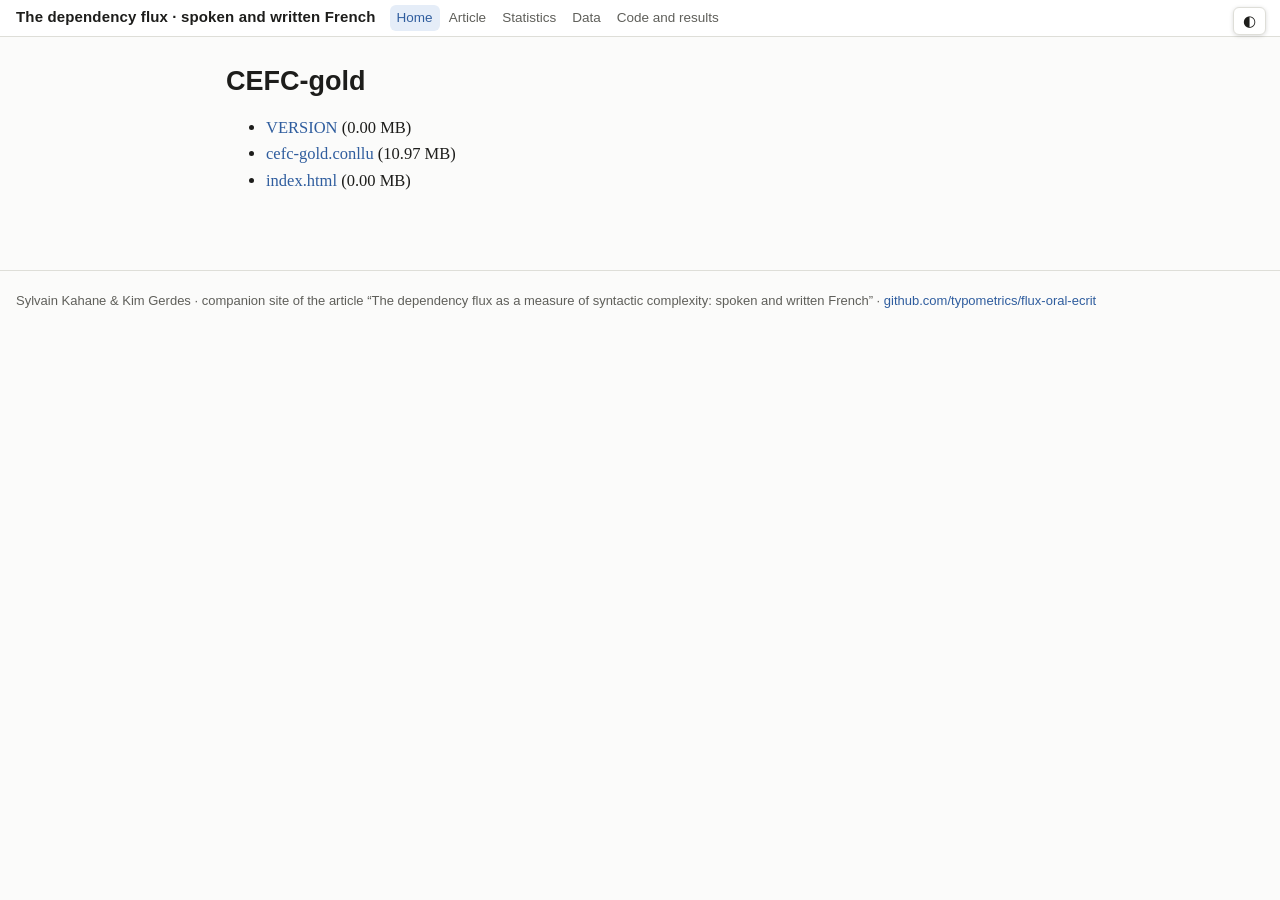
<file: data/treebanks/CEFC-gold/index.html>
<!doctype html>
<html lang="en">
<head>
<meta charset="utf-8"><meta name="viewport" content="width=device-width,initial-scale=1">
<title>CEFC-gold</title>
<link rel="stylesheet" href="../../../assets/style.css">
<script src="../../../assets/build.js"></script>
<script src="../../../assets/common.js"></script>

<style>
  .paper p { text-align: justify; hyphens: auto; }
  .paper img { max-width: 100%; display: block; margin: 0 auto; background: #fff; border-radius: 6px; }
  .paper .authors p { text-align: right; font-family: var(--sans); }
  .paper .abstract { font-size: 15px; margin: 8px 0; }
  .paper .ex { margin: 12px 0 12px 1.5em; font-size: 15.5px; }
  .paper .refs p { padding-left: 1.5em; text-indent: -1.5em; font-size: 14.5px; margin: 4px 0; }
  .paper table { border-collapse: collapse; font-family: var(--sans); font-size: 13px; margin: 10px auto; }
  .paper table td, .paper table th { border: 1px solid var(--border); padding: 4px 8px; }
  .paper table caption { caption-side: top; font-family: var(--sans); font-size: 13px; color: var(--muted); padding: 6px; }
  .paper figcaption { text-align: center; }
  .paper section.footnotes { font-size: 14px; border-top: 1px solid var(--border); margin-top: 24px; }
  table.t { border-collapse: collapse; font-family: var(--sans); font-size: 14px; }
  table.t td, table.t th { border: 1px solid var(--border); padding: 4px 10px; text-align: left; vertical-align: top; }
</style>
</head>
<body>
<main class="narrow paper">
<h1>CEFC-gold</h1><ul><li><a href="VERSION">VERSION</a> (0.00 MB)</li><li><a href="cefc-gold.conllu">cefc-gold.conllu</a> (10.97 MB)</li><li><a href="index.html">index.html</a> (0.00 MB)</li></ul>
</main>
</body>
</html>
</file>
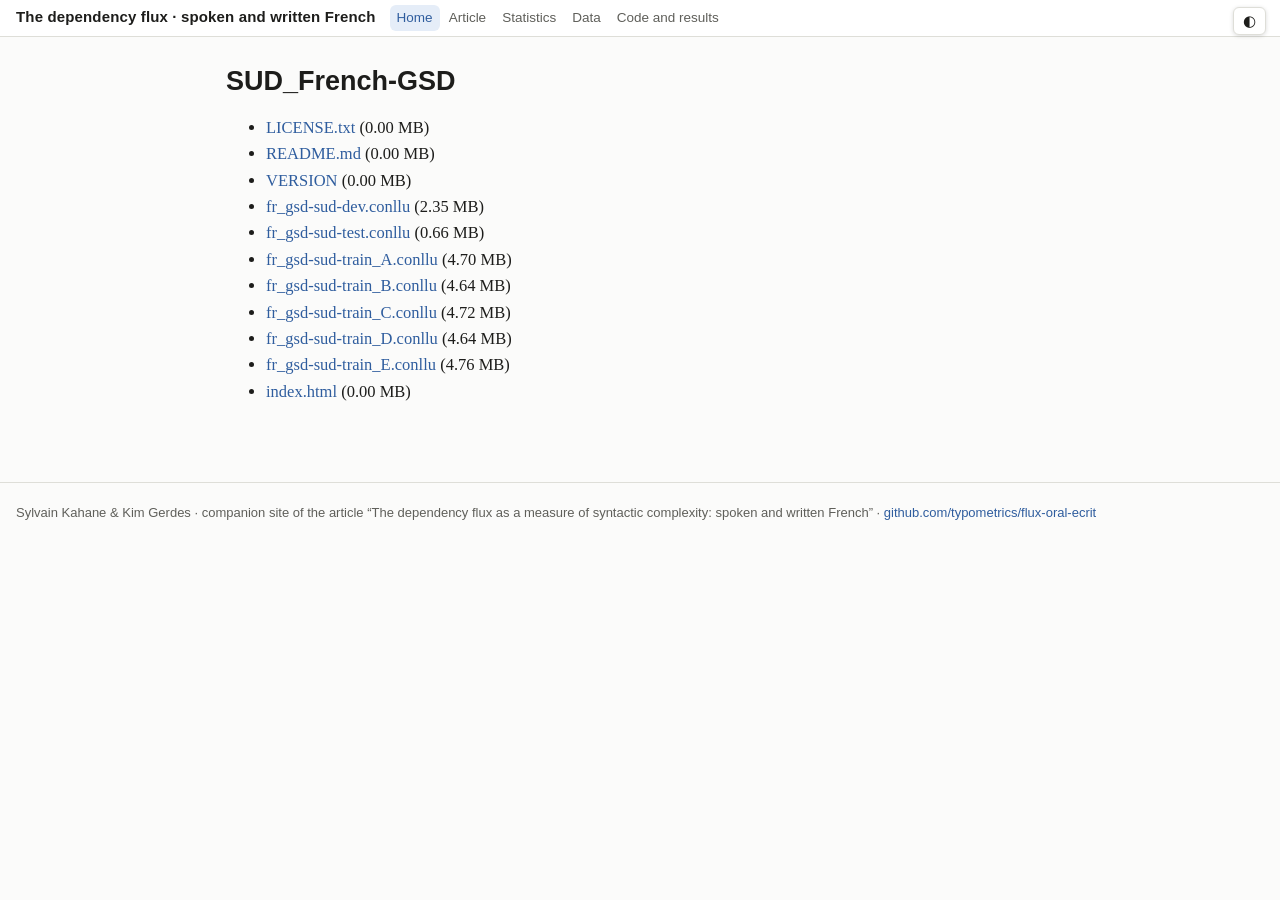
<file: data/treebanks/SUD_French-GSD/index.html>
<!doctype html>
<html lang="en">
<head>
<meta charset="utf-8"><meta name="viewport" content="width=device-width,initial-scale=1">
<title>SUD_French-GSD</title>
<link rel="stylesheet" href="../../../assets/style.css">
<script src="../../../assets/build.js"></script>
<script src="../../../assets/common.js"></script>

<style>
  .paper p { text-align: justify; hyphens: auto; }
  .paper img { max-width: 100%; display: block; margin: 0 auto; background: #fff; border-radius: 6px; }
  .paper .authors p { text-align: right; font-family: var(--sans); }
  .paper .abstract { font-size: 15px; margin: 8px 0; }
  .paper .ex { margin: 12px 0 12px 1.5em; font-size: 15.5px; }
  .paper .refs p { padding-left: 1.5em; text-indent: -1.5em; font-size: 14.5px; margin: 4px 0; }
  .paper table { border-collapse: collapse; font-family: var(--sans); font-size: 13px; margin: 10px auto; }
  .paper table td, .paper table th { border: 1px solid var(--border); padding: 4px 8px; }
  .paper table caption { caption-side: top; font-family: var(--sans); font-size: 13px; color: var(--muted); padding: 6px; }
  .paper figcaption { text-align: center; }
  .paper section.footnotes { font-size: 14px; border-top: 1px solid var(--border); margin-top: 24px; }
  table.t { border-collapse: collapse; font-family: var(--sans); font-size: 14px; }
  table.t td, table.t th { border: 1px solid var(--border); padding: 4px 10px; text-align: left; vertical-align: top; }
</style>
</head>
<body>
<main class="narrow paper">
<h1>SUD_French-GSD</h1><ul><li><a href="LICENSE.txt">LICENSE.txt</a> (0.00 MB)</li><li><a href="README.md">README.md</a> (0.00 MB)</li><li><a href="VERSION">VERSION</a> (0.00 MB)</li><li><a href="fr_gsd-sud-dev.conllu">fr_gsd-sud-dev.conllu</a> (2.35 MB)</li><li><a href="fr_gsd-sud-test.conllu">fr_gsd-sud-test.conllu</a> (0.66 MB)</li><li><a href="fr_gsd-sud-train_A.conllu">fr_gsd-sud-train_A.conllu</a> (4.70 MB)</li><li><a href="fr_gsd-sud-train_B.conllu">fr_gsd-sud-train_B.conllu</a> (4.64 MB)</li><li><a href="fr_gsd-sud-train_C.conllu">fr_gsd-sud-train_C.conllu</a> (4.72 MB)</li><li><a href="fr_gsd-sud-train_D.conllu">fr_gsd-sud-train_D.conllu</a> (4.64 MB)</li><li><a href="fr_gsd-sud-train_E.conllu">fr_gsd-sud-train_E.conllu</a> (4.76 MB)</li><li><a href="index.html">index.html</a> (0.00 MB)</li></ul>
</main>
</body>
</html>
</file>
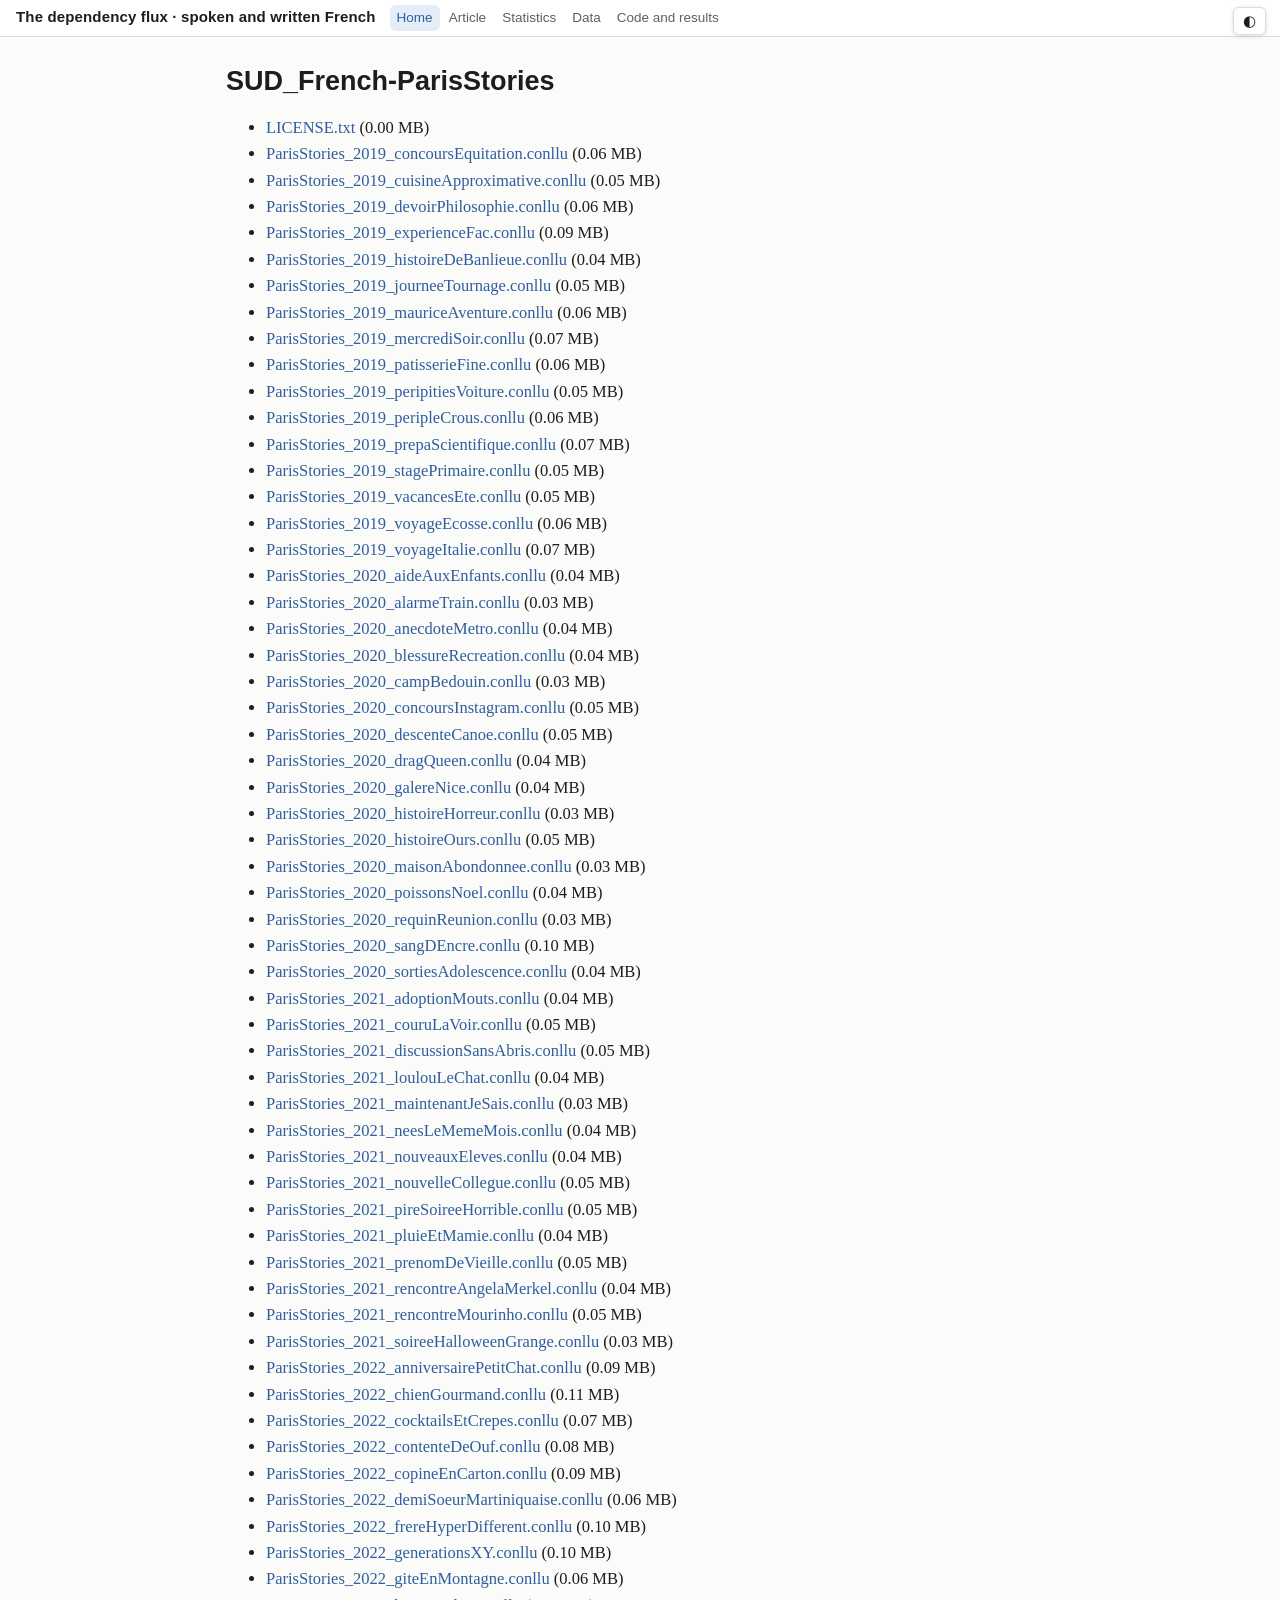
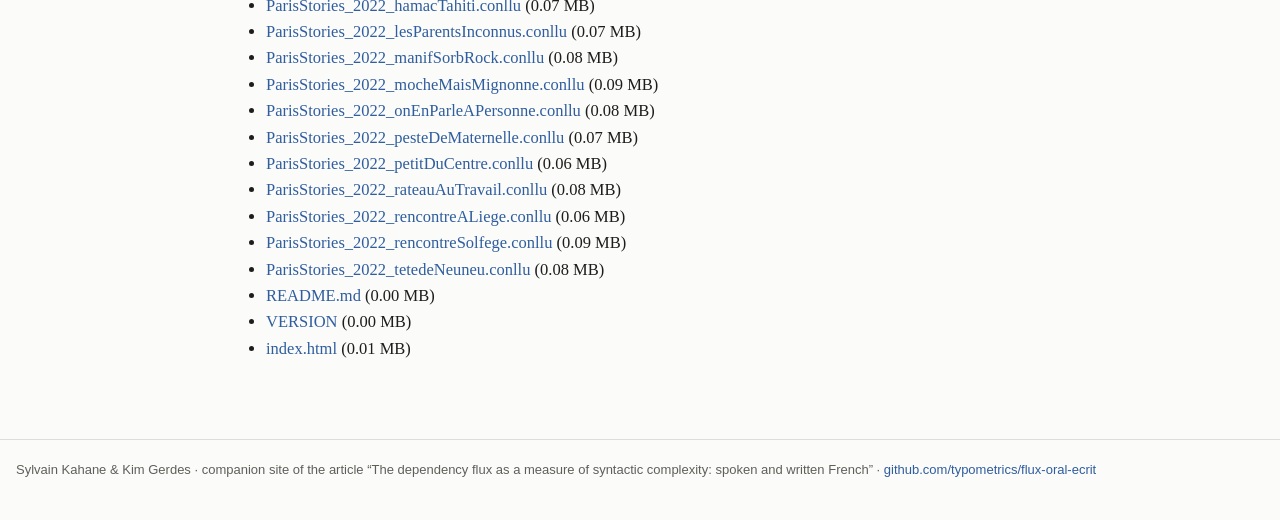
<file: data/treebanks/SUD_French-ParisStories/index.html>
<!doctype html>
<html lang="en">
<head>
<meta charset="utf-8"><meta name="viewport" content="width=device-width,initial-scale=1">
<title>SUD_French-ParisStories</title>
<link rel="stylesheet" href="../../../assets/style.css">
<script src="../../../assets/build.js"></script>
<script src="../../../assets/common.js"></script>

<style>
  .paper p { text-align: justify; hyphens: auto; }
  .paper img { max-width: 100%; display: block; margin: 0 auto; background: #fff; border-radius: 6px; }
  .paper .authors p { text-align: right; font-family: var(--sans); }
  .paper .abstract { font-size: 15px; margin: 8px 0; }
  .paper .ex { margin: 12px 0 12px 1.5em; font-size: 15.5px; }
  .paper .refs p { padding-left: 1.5em; text-indent: -1.5em; font-size: 14.5px; margin: 4px 0; }
  .paper table { border-collapse: collapse; font-family: var(--sans); font-size: 13px; margin: 10px auto; }
  .paper table td, .paper table th { border: 1px solid var(--border); padding: 4px 8px; }
  .paper table caption { caption-side: top; font-family: var(--sans); font-size: 13px; color: var(--muted); padding: 6px; }
  .paper figcaption { text-align: center; }
  .paper section.footnotes { font-size: 14px; border-top: 1px solid var(--border); margin-top: 24px; }
  table.t { border-collapse: collapse; font-family: var(--sans); font-size: 14px; }
  table.t td, table.t th { border: 1px solid var(--border); padding: 4px 10px; text-align: left; vertical-align: top; }
</style>
</head>
<body>
<main class="narrow paper">
<h1>SUD_French-ParisStories</h1><ul><li><a href="LICENSE.txt">LICENSE.txt</a> (0.00 MB)</li><li><a href="ParisStories_2019_concoursEquitation.conllu">ParisStories_2019_concoursEquitation.conllu</a> (0.06 MB)</li><li><a href="ParisStories_2019_cuisineApproximative.conllu">ParisStories_2019_cuisineApproximative.conllu</a> (0.05 MB)</li><li><a href="ParisStories_2019_devoirPhilosophie.conllu">ParisStories_2019_devoirPhilosophie.conllu</a> (0.06 MB)</li><li><a href="ParisStories_2019_experienceFac.conllu">ParisStories_2019_experienceFac.conllu</a> (0.09 MB)</li><li><a href="ParisStories_2019_histoireDeBanlieue.conllu">ParisStories_2019_histoireDeBanlieue.conllu</a> (0.04 MB)</li><li><a href="ParisStories_2019_journeeTournage.conllu">ParisStories_2019_journeeTournage.conllu</a> (0.05 MB)</li><li><a href="ParisStories_2019_mauriceAventure.conllu">ParisStories_2019_mauriceAventure.conllu</a> (0.06 MB)</li><li><a href="ParisStories_2019_mercrediSoir.conllu">ParisStories_2019_mercrediSoir.conllu</a> (0.07 MB)</li><li><a href="ParisStories_2019_patisserieFine.conllu">ParisStories_2019_patisserieFine.conllu</a> (0.06 MB)</li><li><a href="ParisStories_2019_peripitiesVoiture.conllu">ParisStories_2019_peripitiesVoiture.conllu</a> (0.05 MB)</li><li><a href="ParisStories_2019_peripleCrous.conllu">ParisStories_2019_peripleCrous.conllu</a> (0.06 MB)</li><li><a href="ParisStories_2019_prepaScientifique.conllu">ParisStories_2019_prepaScientifique.conllu</a> (0.07 MB)</li><li><a href="ParisStories_2019_stagePrimaire.conllu">ParisStories_2019_stagePrimaire.conllu</a> (0.05 MB)</li><li><a href="ParisStories_2019_vacancesEte.conllu">ParisStories_2019_vacancesEte.conllu</a> (0.05 MB)</li><li><a href="ParisStories_2019_voyageEcosse.conllu">ParisStories_2019_voyageEcosse.conllu</a> (0.06 MB)</li><li><a href="ParisStories_2019_voyageItalie.conllu">ParisStories_2019_voyageItalie.conllu</a> (0.07 MB)</li><li><a href="ParisStories_2020_aideAuxEnfants.conllu">ParisStories_2020_aideAuxEnfants.conllu</a> (0.04 MB)</li><li><a href="ParisStories_2020_alarmeTrain.conllu">ParisStories_2020_alarmeTrain.conllu</a> (0.03 MB)</li><li><a href="ParisStories_2020_anecdoteMetro.conllu">ParisStories_2020_anecdoteMetro.conllu</a> (0.04 MB)</li><li><a href="ParisStories_2020_blessureRecreation.conllu">ParisStories_2020_blessureRecreation.conllu</a> (0.04 MB)</li><li><a href="ParisStories_2020_campBedouin.conllu">ParisStories_2020_campBedouin.conllu</a> (0.03 MB)</li><li><a href="ParisStories_2020_concoursInstagram.conllu">ParisStories_2020_concoursInstagram.conllu</a> (0.05 MB)</li><li><a href="ParisStories_2020_descenteCanoe.conllu">ParisStories_2020_descenteCanoe.conllu</a> (0.05 MB)</li><li><a href="ParisStories_2020_dragQueen.conllu">ParisStories_2020_dragQueen.conllu</a> (0.04 MB)</li><li><a href="ParisStories_2020_galereNice.conllu">ParisStories_2020_galereNice.conllu</a> (0.04 MB)</li><li><a href="ParisStories_2020_histoireHorreur.conllu">ParisStories_2020_histoireHorreur.conllu</a> (0.03 MB)</li><li><a href="ParisStories_2020_histoireOurs.conllu">ParisStories_2020_histoireOurs.conllu</a> (0.05 MB)</li><li><a href="ParisStories_2020_maisonAbondonnee.conllu">ParisStories_2020_maisonAbondonnee.conllu</a> (0.03 MB)</li><li><a href="ParisStories_2020_poissonsNoel.conllu">ParisStories_2020_poissonsNoel.conllu</a> (0.04 MB)</li><li><a href="ParisStories_2020_requinReunion.conllu">ParisStories_2020_requinReunion.conllu</a> (0.03 MB)</li><li><a href="ParisStories_2020_sangDEncre.conllu">ParisStories_2020_sangDEncre.conllu</a> (0.10 MB)</li><li><a href="ParisStories_2020_sortiesAdolescence.conllu">ParisStories_2020_sortiesAdolescence.conllu</a> (0.04 MB)</li><li><a href="ParisStories_2021_adoptionMouts.conllu">ParisStories_2021_adoptionMouts.conllu</a> (0.04 MB)</li><li><a href="ParisStories_2021_couruLaVoir.conllu">ParisStories_2021_couruLaVoir.conllu</a> (0.05 MB)</li><li><a href="ParisStories_2021_discussionSansAbris.conllu">ParisStories_2021_discussionSansAbris.conllu</a> (0.05 MB)</li><li><a href="ParisStories_2021_loulouLeChat.conllu">ParisStories_2021_loulouLeChat.conllu</a> (0.04 MB)</li><li><a href="ParisStories_2021_maintenantJeSais.conllu">ParisStories_2021_maintenantJeSais.conllu</a> (0.03 MB)</li><li><a href="ParisStories_2021_neesLeMemeMois.conllu">ParisStories_2021_neesLeMemeMois.conllu</a> (0.04 MB)</li><li><a href="ParisStories_2021_nouveauxEleves.conllu">ParisStories_2021_nouveauxEleves.conllu</a> (0.04 MB)</li><li><a href="ParisStories_2021_nouvelleCollegue.conllu">ParisStories_2021_nouvelleCollegue.conllu</a> (0.05 MB)</li><li><a href="ParisStories_2021_pireSoireeHorrible.conllu">ParisStories_2021_pireSoireeHorrible.conllu</a> (0.05 MB)</li><li><a href="ParisStories_2021_pluieEtMamie.conllu">ParisStories_2021_pluieEtMamie.conllu</a> (0.04 MB)</li><li><a href="ParisStories_2021_prenomDeVieille.conllu">ParisStories_2021_prenomDeVieille.conllu</a> (0.05 MB)</li><li><a href="ParisStories_2021_rencontreAngelaMerkel.conllu">ParisStories_2021_rencontreAngelaMerkel.conllu</a> (0.04 MB)</li><li><a href="ParisStories_2021_rencontreMourinho.conllu">ParisStories_2021_rencontreMourinho.conllu</a> (0.05 MB)</li><li><a href="ParisStories_2021_soireeHalloweenGrange.conllu">ParisStories_2021_soireeHalloweenGrange.conllu</a> (0.03 MB)</li><li><a href="ParisStories_2022_anniversairePetitChat.conllu">ParisStories_2022_anniversairePetitChat.conllu</a> (0.09 MB)</li><li><a href="ParisStories_2022_chienGourmand.conllu">ParisStories_2022_chienGourmand.conllu</a> (0.11 MB)</li><li><a href="ParisStories_2022_cocktailsEtCrepes.conllu">ParisStories_2022_cocktailsEtCrepes.conllu</a> (0.07 MB)</li><li><a href="ParisStories_2022_contenteDeOuf.conllu">ParisStories_2022_contenteDeOuf.conllu</a> (0.08 MB)</li><li><a href="ParisStories_2022_copineEnCarton.conllu">ParisStories_2022_copineEnCarton.conllu</a> (0.09 MB)</li><li><a href="ParisStories_2022_demiSoeurMartiniquaise.conllu">ParisStories_2022_demiSoeurMartiniquaise.conllu</a> (0.06 MB)</li><li><a href="ParisStories_2022_frereHyperDifferent.conllu">ParisStories_2022_frereHyperDifferent.conllu</a> (0.10 MB)</li><li><a href="ParisStories_2022_generationsXY.conllu">ParisStories_2022_generationsXY.conllu</a> (0.10 MB)</li><li><a href="ParisStories_2022_giteEnMontagne.conllu">ParisStories_2022_giteEnMontagne.conllu</a> (0.06 MB)</li><li><a href="ParisStories_2022_hamacTahiti.conllu">ParisStories_2022_hamacTahiti.conllu</a> (0.07 MB)</li><li><a href="ParisStories_2022_lesParentsInconnus.conllu">ParisStories_2022_lesParentsInconnus.conllu</a> (0.07 MB)</li><li><a href="ParisStories_2022_manifSorbRock.conllu">ParisStories_2022_manifSorbRock.conllu</a> (0.08 MB)</li><li><a href="ParisStories_2022_mocheMaisMignonne.conllu">ParisStories_2022_mocheMaisMignonne.conllu</a> (0.09 MB)</li><li><a href="ParisStories_2022_onEnParleAPersonne.conllu">ParisStories_2022_onEnParleAPersonne.conllu</a> (0.08 MB)</li><li><a href="ParisStories_2022_pesteDeMaternelle.conllu">ParisStories_2022_pesteDeMaternelle.conllu</a> (0.07 MB)</li><li><a href="ParisStories_2022_petitDuCentre.conllu">ParisStories_2022_petitDuCentre.conllu</a> (0.06 MB)</li><li><a href="ParisStories_2022_rateauAuTravail.conllu">ParisStories_2022_rateauAuTravail.conllu</a> (0.08 MB)</li><li><a href="ParisStories_2022_rencontreALiege.conllu">ParisStories_2022_rencontreALiege.conllu</a> (0.06 MB)</li><li><a href="ParisStories_2022_rencontreSolfege.conllu">ParisStories_2022_rencontreSolfege.conllu</a> (0.09 MB)</li><li><a href="ParisStories_2022_tetedeNeuneu.conllu">ParisStories_2022_tetedeNeuneu.conllu</a> (0.08 MB)</li><li><a href="README.md">README.md</a> (0.00 MB)</li><li><a href="VERSION">VERSION</a> (0.00 MB)</li><li><a href="index.html">index.html</a> (0.01 MB)</li></ul>
</main>
</body>
</html>
</file>
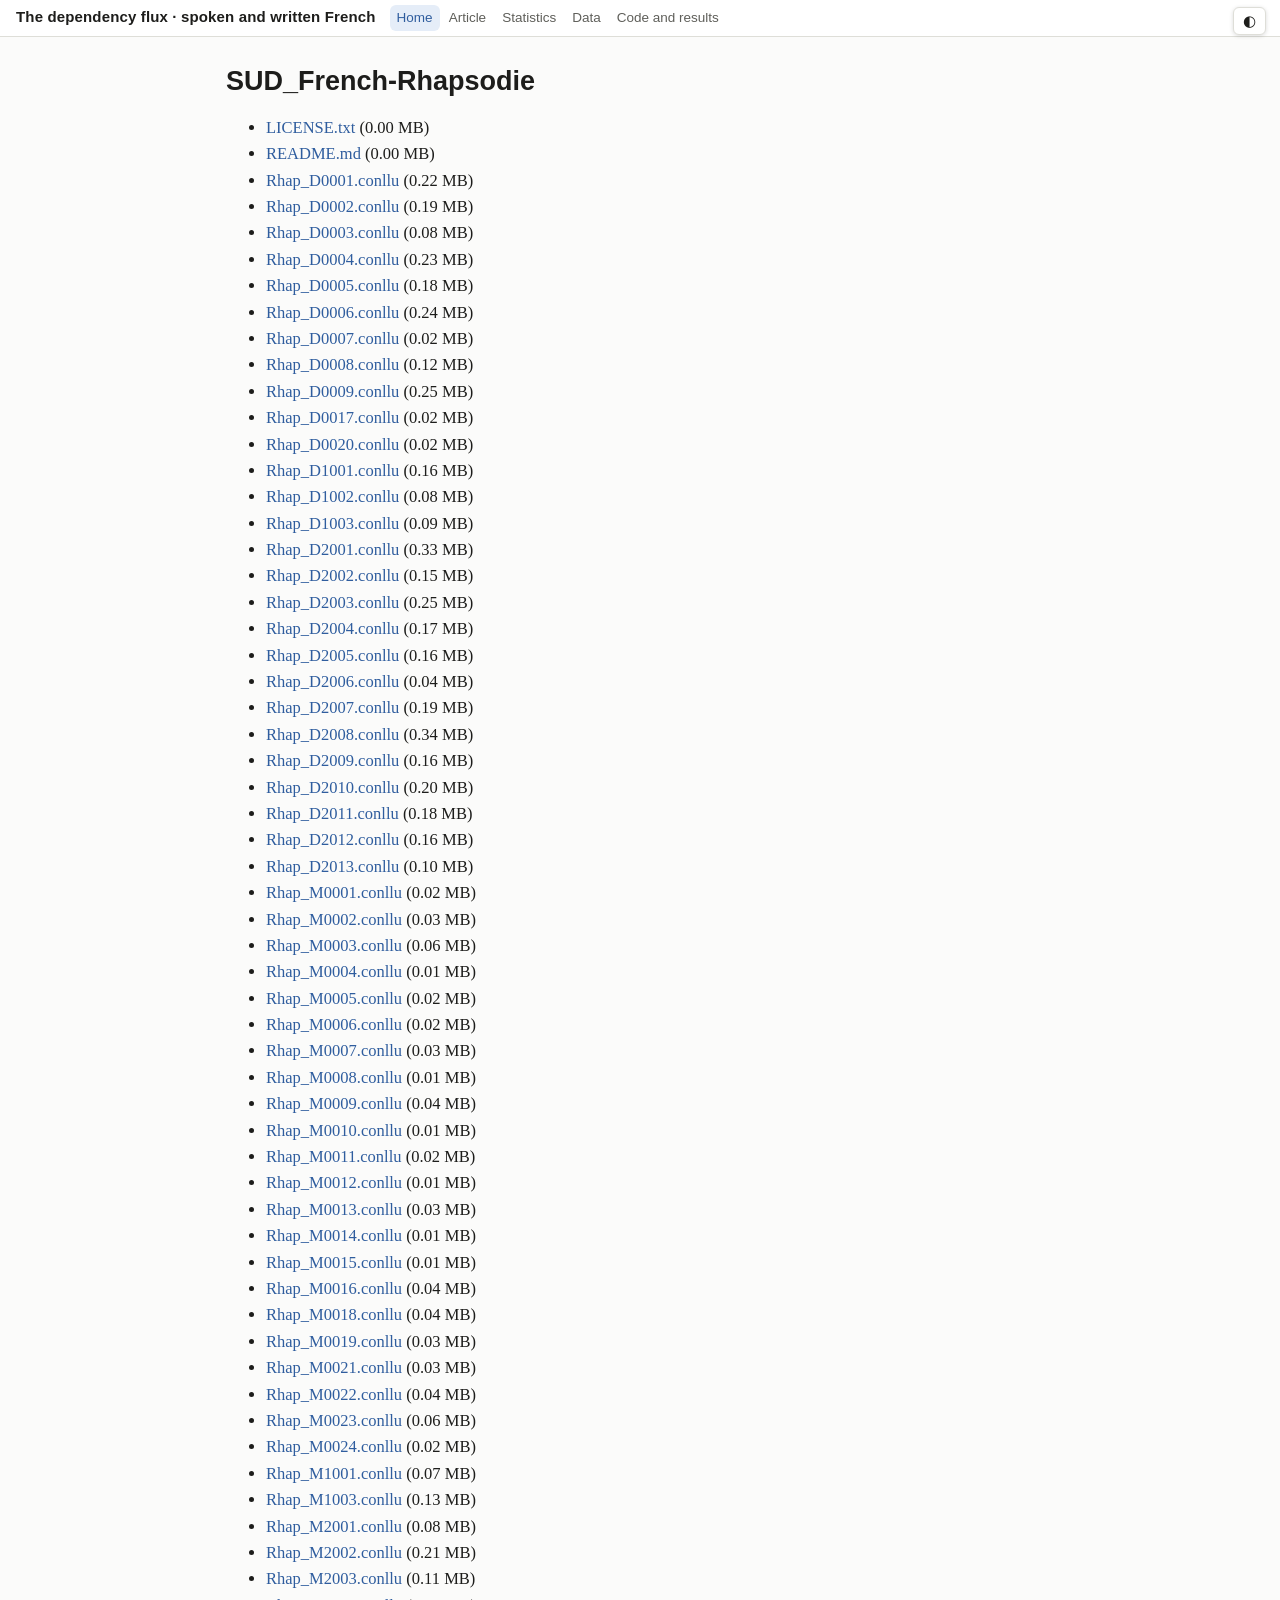
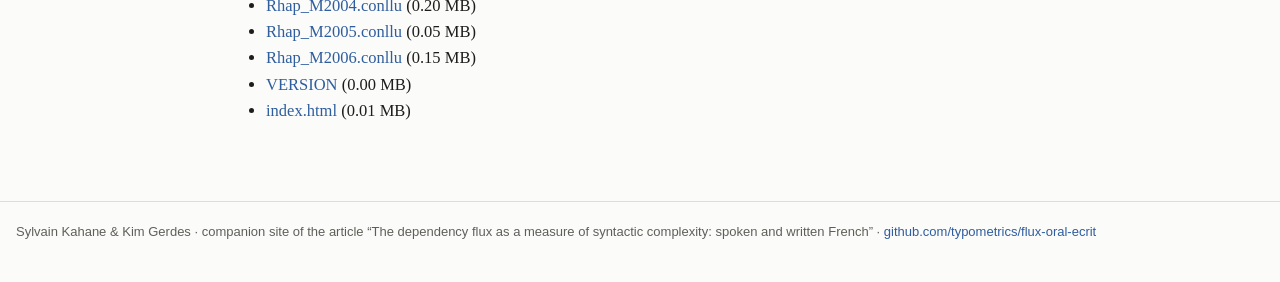
<file: data/treebanks/SUD_French-Rhapsodie/index.html>
<!doctype html>
<html lang="en">
<head>
<meta charset="utf-8"><meta name="viewport" content="width=device-width,initial-scale=1">
<title>SUD_French-Rhapsodie</title>
<link rel="stylesheet" href="../../../assets/style.css">
<script src="../../../assets/build.js"></script>
<script src="../../../assets/common.js"></script>

<style>
  .paper p { text-align: justify; hyphens: auto; }
  .paper img { max-width: 100%; display: block; margin: 0 auto; background: #fff; border-radius: 6px; }
  .paper .authors p { text-align: right; font-family: var(--sans); }
  .paper .abstract { font-size: 15px; margin: 8px 0; }
  .paper .ex { margin: 12px 0 12px 1.5em; font-size: 15.5px; }
  .paper .refs p { padding-left: 1.5em; text-indent: -1.5em; font-size: 14.5px; margin: 4px 0; }
  .paper table { border-collapse: collapse; font-family: var(--sans); font-size: 13px; margin: 10px auto; }
  .paper table td, .paper table th { border: 1px solid var(--border); padding: 4px 8px; }
  .paper table caption { caption-side: top; font-family: var(--sans); font-size: 13px; color: var(--muted); padding: 6px; }
  .paper figcaption { text-align: center; }
  .paper section.footnotes { font-size: 14px; border-top: 1px solid var(--border); margin-top: 24px; }
  table.t { border-collapse: collapse; font-family: var(--sans); font-size: 14px; }
  table.t td, table.t th { border: 1px solid var(--border); padding: 4px 10px; text-align: left; vertical-align: top; }
</style>
</head>
<body>
<main class="narrow paper">
<h1>SUD_French-Rhapsodie</h1><ul><li><a href="LICENSE.txt">LICENSE.txt</a> (0.00 MB)</li><li><a href="README.md">README.md</a> (0.00 MB)</li><li><a href="Rhap_D0001.conllu">Rhap_D0001.conllu</a> (0.22 MB)</li><li><a href="Rhap_D0002.conllu">Rhap_D0002.conllu</a> (0.19 MB)</li><li><a href="Rhap_D0003.conllu">Rhap_D0003.conllu</a> (0.08 MB)</li><li><a href="Rhap_D0004.conllu">Rhap_D0004.conllu</a> (0.23 MB)</li><li><a href="Rhap_D0005.conllu">Rhap_D0005.conllu</a> (0.18 MB)</li><li><a href="Rhap_D0006.conllu">Rhap_D0006.conllu</a> (0.24 MB)</li><li><a href="Rhap_D0007.conllu">Rhap_D0007.conllu</a> (0.02 MB)</li><li><a href="Rhap_D0008.conllu">Rhap_D0008.conllu</a> (0.12 MB)</li><li><a href="Rhap_D0009.conllu">Rhap_D0009.conllu</a> (0.25 MB)</li><li><a href="Rhap_D0017.conllu">Rhap_D0017.conllu</a> (0.02 MB)</li><li><a href="Rhap_D0020.conllu">Rhap_D0020.conllu</a> (0.02 MB)</li><li><a href="Rhap_D1001.conllu">Rhap_D1001.conllu</a> (0.16 MB)</li><li><a href="Rhap_D1002.conllu">Rhap_D1002.conllu</a> (0.08 MB)</li><li><a href="Rhap_D1003.conllu">Rhap_D1003.conllu</a> (0.09 MB)</li><li><a href="Rhap_D2001.conllu">Rhap_D2001.conllu</a> (0.33 MB)</li><li><a href="Rhap_D2002.conllu">Rhap_D2002.conllu</a> (0.15 MB)</li><li><a href="Rhap_D2003.conllu">Rhap_D2003.conllu</a> (0.25 MB)</li><li><a href="Rhap_D2004.conllu">Rhap_D2004.conllu</a> (0.17 MB)</li><li><a href="Rhap_D2005.conllu">Rhap_D2005.conllu</a> (0.16 MB)</li><li><a href="Rhap_D2006.conllu">Rhap_D2006.conllu</a> (0.04 MB)</li><li><a href="Rhap_D2007.conllu">Rhap_D2007.conllu</a> (0.19 MB)</li><li><a href="Rhap_D2008.conllu">Rhap_D2008.conllu</a> (0.34 MB)</li><li><a href="Rhap_D2009.conllu">Rhap_D2009.conllu</a> (0.16 MB)</li><li><a href="Rhap_D2010.conllu">Rhap_D2010.conllu</a> (0.20 MB)</li><li><a href="Rhap_D2011.conllu">Rhap_D2011.conllu</a> (0.18 MB)</li><li><a href="Rhap_D2012.conllu">Rhap_D2012.conllu</a> (0.16 MB)</li><li><a href="Rhap_D2013.conllu">Rhap_D2013.conllu</a> (0.10 MB)</li><li><a href="Rhap_M0001.conllu">Rhap_M0001.conllu</a> (0.02 MB)</li><li><a href="Rhap_M0002.conllu">Rhap_M0002.conllu</a> (0.03 MB)</li><li><a href="Rhap_M0003.conllu">Rhap_M0003.conllu</a> (0.06 MB)</li><li><a href="Rhap_M0004.conllu">Rhap_M0004.conllu</a> (0.01 MB)</li><li><a href="Rhap_M0005.conllu">Rhap_M0005.conllu</a> (0.02 MB)</li><li><a href="Rhap_M0006.conllu">Rhap_M0006.conllu</a> (0.02 MB)</li><li><a href="Rhap_M0007.conllu">Rhap_M0007.conllu</a> (0.03 MB)</li><li><a href="Rhap_M0008.conllu">Rhap_M0008.conllu</a> (0.01 MB)</li><li><a href="Rhap_M0009.conllu">Rhap_M0009.conllu</a> (0.04 MB)</li><li><a href="Rhap_M0010.conllu">Rhap_M0010.conllu</a> (0.01 MB)</li><li><a href="Rhap_M0011.conllu">Rhap_M0011.conllu</a> (0.02 MB)</li><li><a href="Rhap_M0012.conllu">Rhap_M0012.conllu</a> (0.01 MB)</li><li><a href="Rhap_M0013.conllu">Rhap_M0013.conllu</a> (0.03 MB)</li><li><a href="Rhap_M0014.conllu">Rhap_M0014.conllu</a> (0.01 MB)</li><li><a href="Rhap_M0015.conllu">Rhap_M0015.conllu</a> (0.01 MB)</li><li><a href="Rhap_M0016.conllu">Rhap_M0016.conllu</a> (0.04 MB)</li><li><a href="Rhap_M0018.conllu">Rhap_M0018.conllu</a> (0.04 MB)</li><li><a href="Rhap_M0019.conllu">Rhap_M0019.conllu</a> (0.03 MB)</li><li><a href="Rhap_M0021.conllu">Rhap_M0021.conllu</a> (0.03 MB)</li><li><a href="Rhap_M0022.conllu">Rhap_M0022.conllu</a> (0.04 MB)</li><li><a href="Rhap_M0023.conllu">Rhap_M0023.conllu</a> (0.06 MB)</li><li><a href="Rhap_M0024.conllu">Rhap_M0024.conllu</a> (0.02 MB)</li><li><a href="Rhap_M1001.conllu">Rhap_M1001.conllu</a> (0.07 MB)</li><li><a href="Rhap_M1003.conllu">Rhap_M1003.conllu</a> (0.13 MB)</li><li><a href="Rhap_M2001.conllu">Rhap_M2001.conllu</a> (0.08 MB)</li><li><a href="Rhap_M2002.conllu">Rhap_M2002.conllu</a> (0.21 MB)</li><li><a href="Rhap_M2003.conllu">Rhap_M2003.conllu</a> (0.11 MB)</li><li><a href="Rhap_M2004.conllu">Rhap_M2004.conllu</a> (0.20 MB)</li><li><a href="Rhap_M2005.conllu">Rhap_M2005.conllu</a> (0.05 MB)</li><li><a href="Rhap_M2006.conllu">Rhap_M2006.conllu</a> (0.15 MB)</li><li><a href="VERSION">VERSION</a> (0.00 MB)</li><li><a href="index.html">index.html</a> (0.01 MB)</li></ul>
</main>
</body>
</html>
</file>
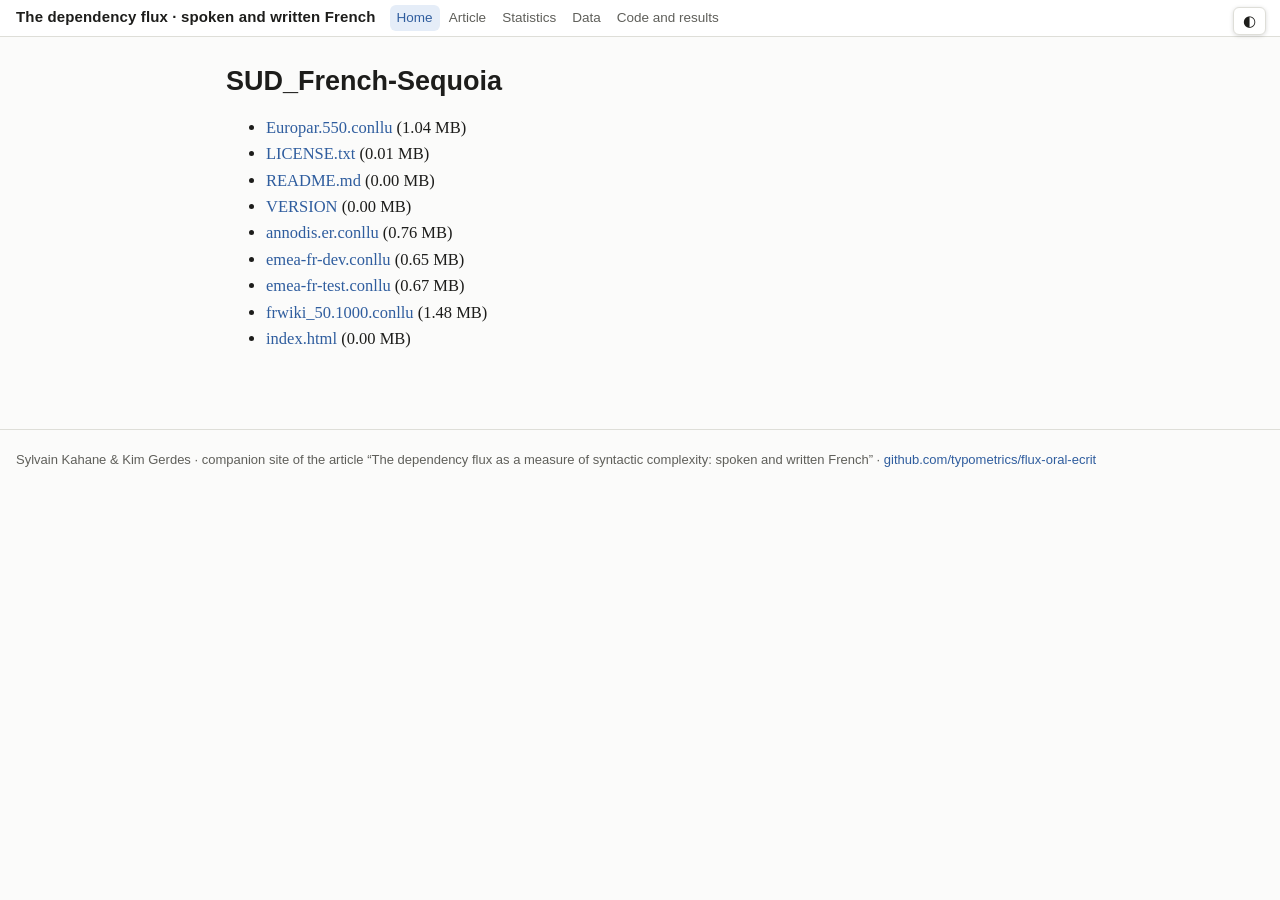
<file: data/treebanks/SUD_French-Sequoia/index.html>
<!doctype html>
<html lang="en">
<head>
<meta charset="utf-8"><meta name="viewport" content="width=device-width,initial-scale=1">
<title>SUD_French-Sequoia</title>
<link rel="stylesheet" href="../../../assets/style.css">
<script src="../../../assets/build.js"></script>
<script src="../../../assets/common.js"></script>

<style>
  .paper p { text-align: justify; hyphens: auto; }
  .paper img { max-width: 100%; display: block; margin: 0 auto; background: #fff; border-radius: 6px; }
  .paper .authors p { text-align: right; font-family: var(--sans); }
  .paper .abstract { font-size: 15px; margin: 8px 0; }
  .paper .ex { margin: 12px 0 12px 1.5em; font-size: 15.5px; }
  .paper .refs p { padding-left: 1.5em; text-indent: -1.5em; font-size: 14.5px; margin: 4px 0; }
  .paper table { border-collapse: collapse; font-family: var(--sans); font-size: 13px; margin: 10px auto; }
  .paper table td, .paper table th { border: 1px solid var(--border); padding: 4px 8px; }
  .paper table caption { caption-side: top; font-family: var(--sans); font-size: 13px; color: var(--muted); padding: 6px; }
  .paper figcaption { text-align: center; }
  .paper section.footnotes { font-size: 14px; border-top: 1px solid var(--border); margin-top: 24px; }
  table.t { border-collapse: collapse; font-family: var(--sans); font-size: 14px; }
  table.t td, table.t th { border: 1px solid var(--border); padding: 4px 10px; text-align: left; vertical-align: top; }
</style>
</head>
<body>
<main class="narrow paper">
<h1>SUD_French-Sequoia</h1><ul><li><a href="Europar.550.conllu">Europar.550.conllu</a> (1.04 MB)</li><li><a href="LICENSE.txt">LICENSE.txt</a> (0.01 MB)</li><li><a href="README.md">README.md</a> (0.00 MB)</li><li><a href="VERSION">VERSION</a> (0.00 MB)</li><li><a href="annodis.er.conllu">annodis.er.conllu</a> (0.76 MB)</li><li><a href="emea-fr-dev.conllu">emea-fr-dev.conllu</a> (0.65 MB)</li><li><a href="emea-fr-test.conllu">emea-fr-test.conllu</a> (0.67 MB)</li><li><a href="frwiki_50.1000.conllu">frwiki_50.1000.conllu</a> (1.48 MB)</li><li><a href="index.html">index.html</a> (0.00 MB)</li></ul>
</main>
</body>
</html>
</file>
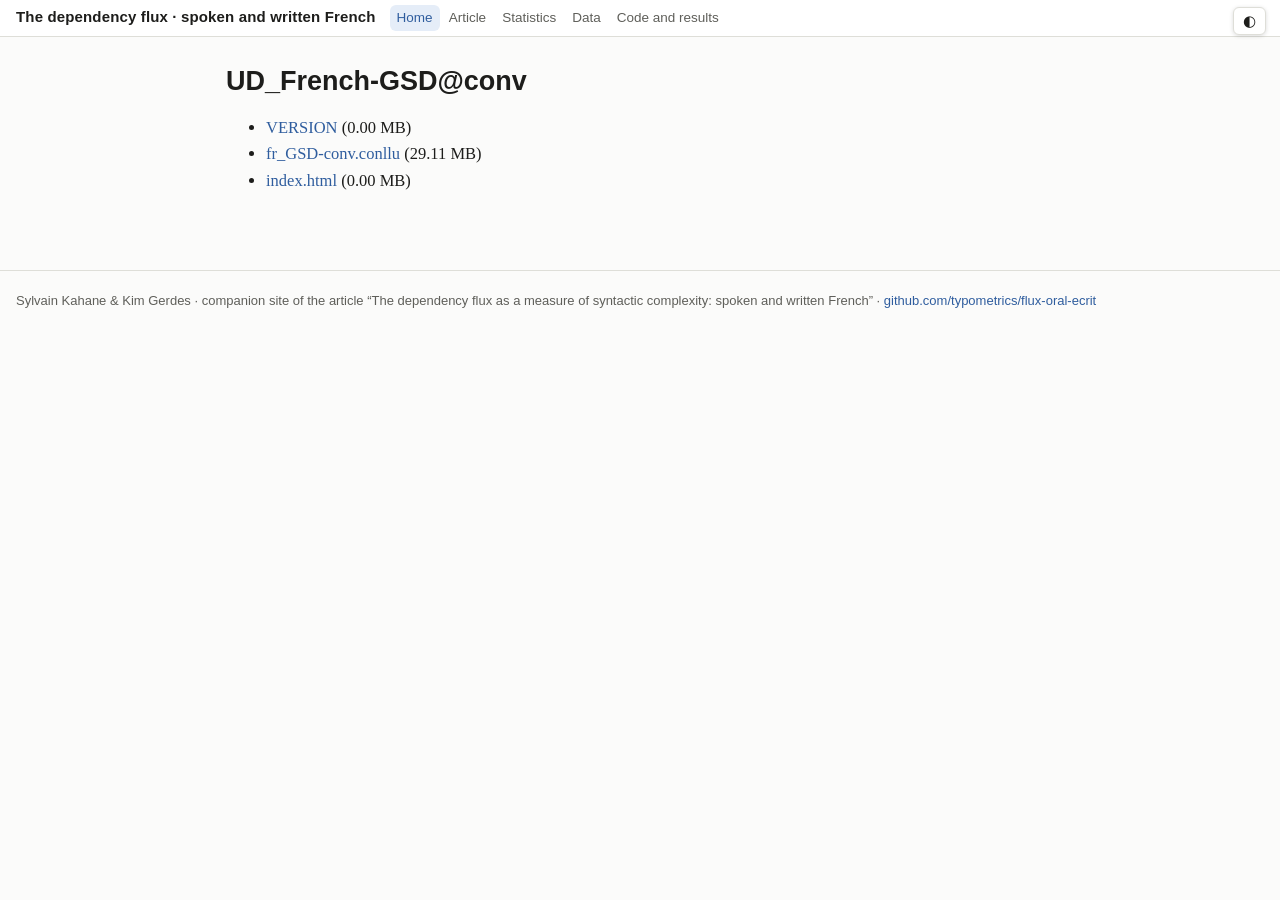
<file: data/treebanks/UD_French-GSD@conv/index.html>
<!doctype html>
<html lang="en">
<head>
<meta charset="utf-8"><meta name="viewport" content="width=device-width,initial-scale=1">
<title>UD_French-GSD@conv</title>
<link rel="stylesheet" href="../../../assets/style.css">
<script src="../../../assets/build.js"></script>
<script src="../../../assets/common.js"></script>

<style>
  .paper p { text-align: justify; hyphens: auto; }
  .paper img { max-width: 100%; display: block; margin: 0 auto; background: #fff; border-radius: 6px; }
  .paper .authors p { text-align: right; font-family: var(--sans); }
  .paper .abstract { font-size: 15px; margin: 8px 0; }
  .paper .ex { margin: 12px 0 12px 1.5em; font-size: 15.5px; }
  .paper .refs p { padding-left: 1.5em; text-indent: -1.5em; font-size: 14.5px; margin: 4px 0; }
  .paper table { border-collapse: collapse; font-family: var(--sans); font-size: 13px; margin: 10px auto; }
  .paper table td, .paper table th { border: 1px solid var(--border); padding: 4px 8px; }
  .paper table caption { caption-side: top; font-family: var(--sans); font-size: 13px; color: var(--muted); padding: 6px; }
  .paper figcaption { text-align: center; }
  .paper section.footnotes { font-size: 14px; border-top: 1px solid var(--border); margin-top: 24px; }
  table.t { border-collapse: collapse; font-family: var(--sans); font-size: 14px; }
  table.t td, table.t th { border: 1px solid var(--border); padding: 4px 10px; text-align: left; vertical-align: top; }
</style>
</head>
<body>
<main class="narrow paper">
<h1>UD_French-GSD@conv</h1><ul><li><a href="VERSION">VERSION</a> (0.00 MB)</li><li><a href="fr_GSD-conv.conllu">fr_GSD-conv.conllu</a> (29.11 MB)</li><li><a href="index.html">index.html</a> (0.00 MB)</li></ul>
</main>
</body>
</html>
</file>
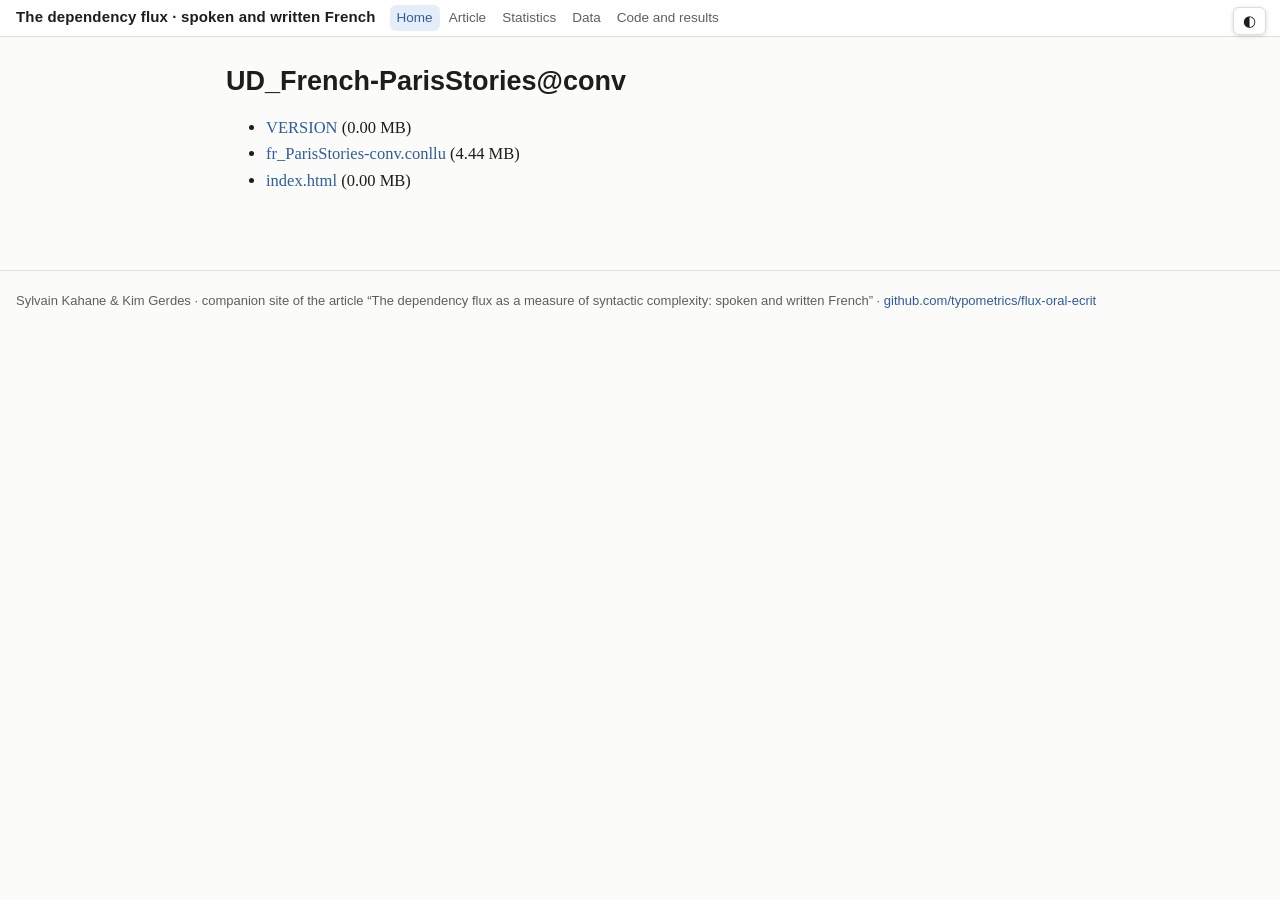
<file: data/treebanks/UD_French-ParisStories@conv/index.html>
<!doctype html>
<html lang="en">
<head>
<meta charset="utf-8"><meta name="viewport" content="width=device-width,initial-scale=1">
<title>UD_French-ParisStories@conv</title>
<link rel="stylesheet" href="../../../assets/style.css">
<script src="../../../assets/build.js"></script>
<script src="../../../assets/common.js"></script>

<style>
  .paper p { text-align: justify; hyphens: auto; }
  .paper img { max-width: 100%; display: block; margin: 0 auto; background: #fff; border-radius: 6px; }
  .paper .authors p { text-align: right; font-family: var(--sans); }
  .paper .abstract { font-size: 15px; margin: 8px 0; }
  .paper .ex { margin: 12px 0 12px 1.5em; font-size: 15.5px; }
  .paper .refs p { padding-left: 1.5em; text-indent: -1.5em; font-size: 14.5px; margin: 4px 0; }
  .paper table { border-collapse: collapse; font-family: var(--sans); font-size: 13px; margin: 10px auto; }
  .paper table td, .paper table th { border: 1px solid var(--border); padding: 4px 8px; }
  .paper table caption { caption-side: top; font-family: var(--sans); font-size: 13px; color: var(--muted); padding: 6px; }
  .paper figcaption { text-align: center; }
  .paper section.footnotes { font-size: 14px; border-top: 1px solid var(--border); margin-top: 24px; }
  table.t { border-collapse: collapse; font-family: var(--sans); font-size: 14px; }
  table.t td, table.t th { border: 1px solid var(--border); padding: 4px 10px; text-align: left; vertical-align: top; }
</style>
</head>
<body>
<main class="narrow paper">
<h1>UD_French-ParisStories@conv</h1><ul><li><a href="VERSION">VERSION</a> (0.00 MB)</li><li><a href="fr_ParisStories-conv.conllu">fr_ParisStories-conv.conllu</a> (4.44 MB)</li><li><a href="index.html">index.html</a> (0.00 MB)</li></ul>
</main>
</body>
</html>
</file>
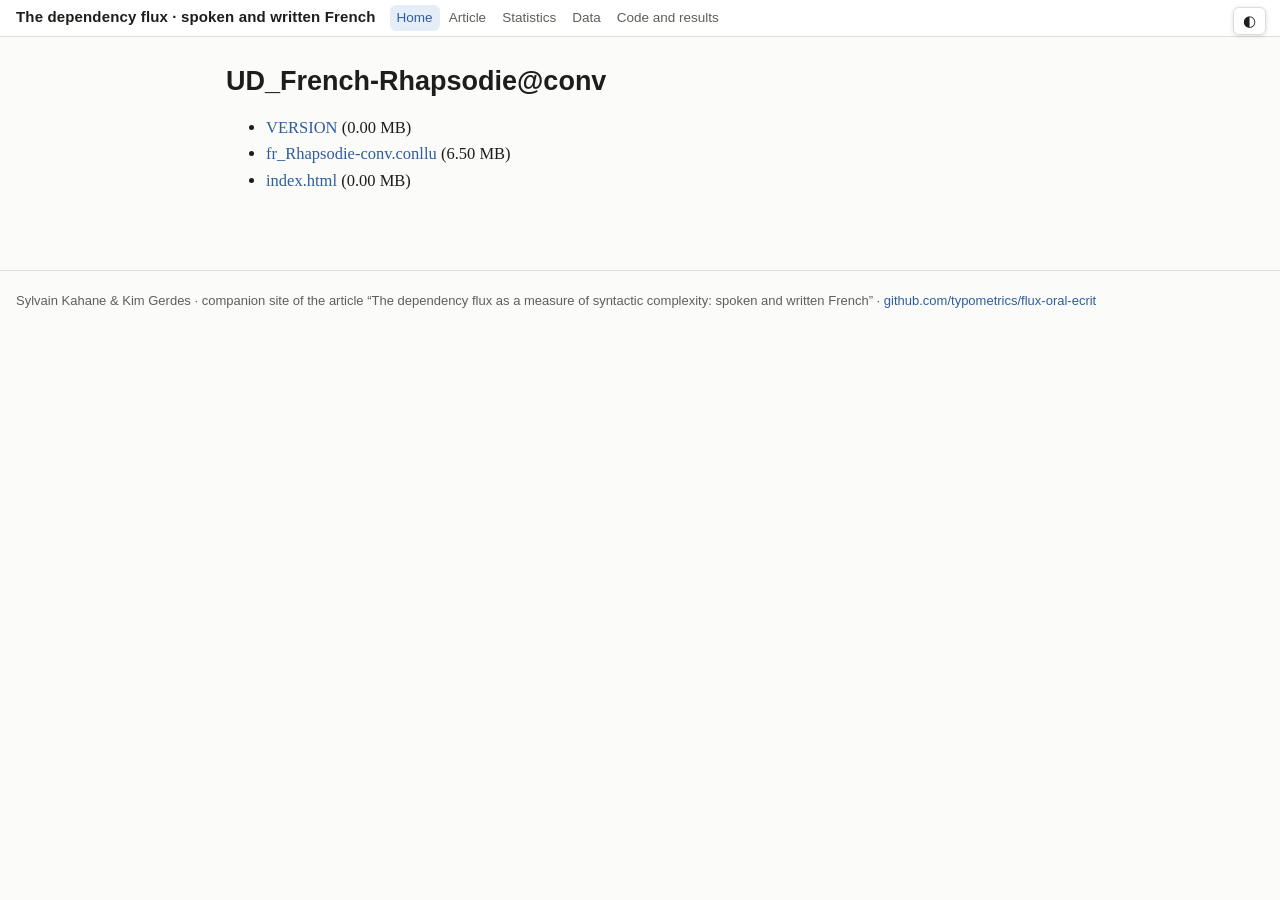
<file: data/treebanks/UD_French-Rhapsodie@conv/index.html>
<!doctype html>
<html lang="en">
<head>
<meta charset="utf-8"><meta name="viewport" content="width=device-width,initial-scale=1">
<title>UD_French-Rhapsodie@conv</title>
<link rel="stylesheet" href="../../../assets/style.css">
<script src="../../../assets/build.js"></script>
<script src="../../../assets/common.js"></script>

<style>
  .paper p { text-align: justify; hyphens: auto; }
  .paper img { max-width: 100%; display: block; margin: 0 auto; background: #fff; border-radius: 6px; }
  .paper .authors p { text-align: right; font-family: var(--sans); }
  .paper .abstract { font-size: 15px; margin: 8px 0; }
  .paper .ex { margin: 12px 0 12px 1.5em; font-size: 15.5px; }
  .paper .refs p { padding-left: 1.5em; text-indent: -1.5em; font-size: 14.5px; margin: 4px 0; }
  .paper table { border-collapse: collapse; font-family: var(--sans); font-size: 13px; margin: 10px auto; }
  .paper table td, .paper table th { border: 1px solid var(--border); padding: 4px 8px; }
  .paper table caption { caption-side: top; font-family: var(--sans); font-size: 13px; color: var(--muted); padding: 6px; }
  .paper figcaption { text-align: center; }
  .paper section.footnotes { font-size: 14px; border-top: 1px solid var(--border); margin-top: 24px; }
  table.t { border-collapse: collapse; font-family: var(--sans); font-size: 14px; }
  table.t td, table.t th { border: 1px solid var(--border); padding: 4px 10px; text-align: left; vertical-align: top; }
</style>
</head>
<body>
<main class="narrow paper">
<h1>UD_French-Rhapsodie@conv</h1><ul><li><a href="VERSION">VERSION</a> (0.00 MB)</li><li><a href="fr_Rhapsodie-conv.conllu">fr_Rhapsodie-conv.conllu</a> (6.50 MB)</li><li><a href="index.html">index.html</a> (0.00 MB)</li></ul>
</main>
</body>
</html>
</file>
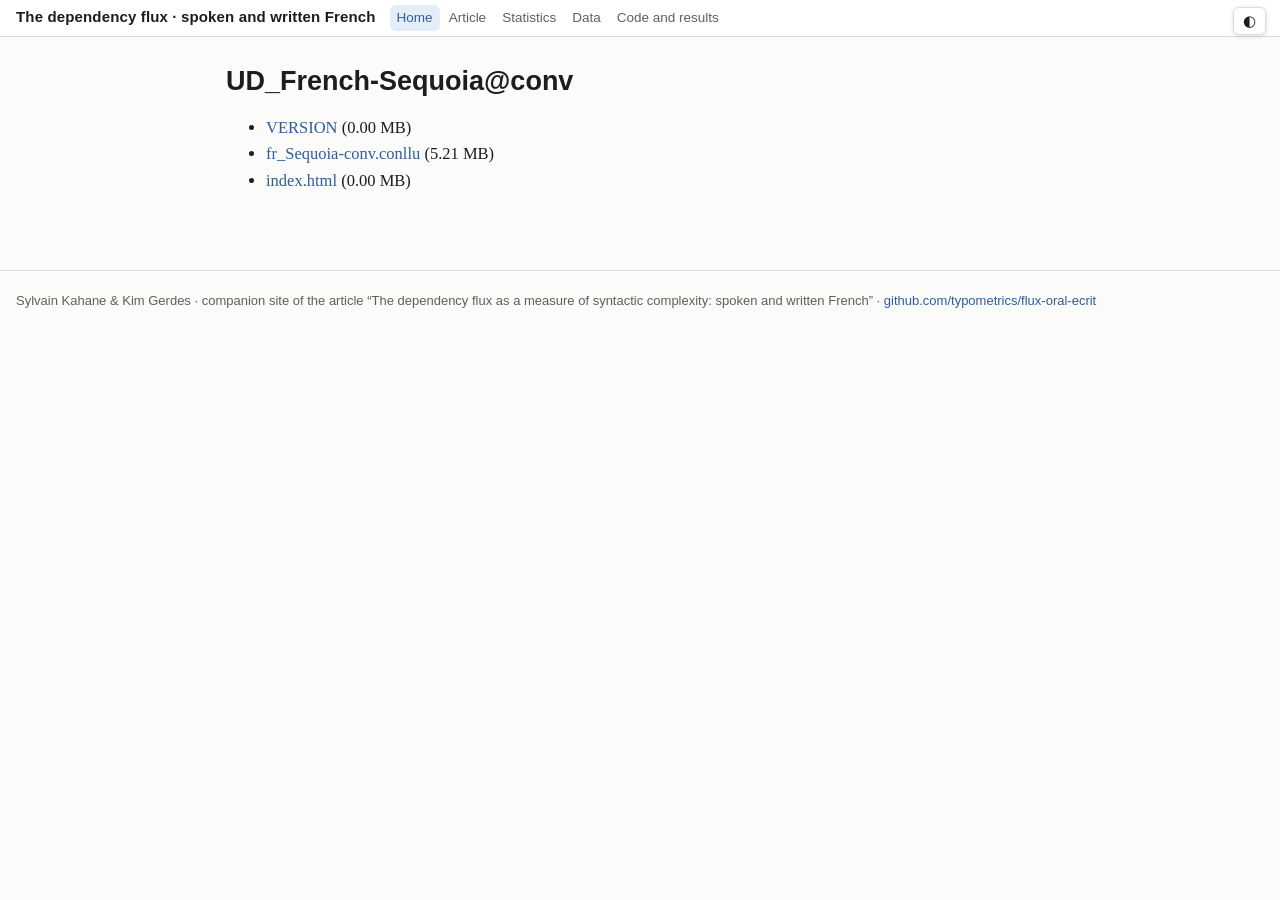
<file: data/treebanks/UD_French-Sequoia@conv/index.html>
<!doctype html>
<html lang="en">
<head>
<meta charset="utf-8"><meta name="viewport" content="width=device-width,initial-scale=1">
<title>UD_French-Sequoia@conv</title>
<link rel="stylesheet" href="../../../assets/style.css">
<script src="../../../assets/build.js"></script>
<script src="../../../assets/common.js"></script>

<style>
  .paper p { text-align: justify; hyphens: auto; }
  .paper img { max-width: 100%; display: block; margin: 0 auto; background: #fff; border-radius: 6px; }
  .paper .authors p { text-align: right; font-family: var(--sans); }
  .paper .abstract { font-size: 15px; margin: 8px 0; }
  .paper .ex { margin: 12px 0 12px 1.5em; font-size: 15.5px; }
  .paper .refs p { padding-left: 1.5em; text-indent: -1.5em; font-size: 14.5px; margin: 4px 0; }
  .paper table { border-collapse: collapse; font-family: var(--sans); font-size: 13px; margin: 10px auto; }
  .paper table td, .paper table th { border: 1px solid var(--border); padding: 4px 8px; }
  .paper table caption { caption-side: top; font-family: var(--sans); font-size: 13px; color: var(--muted); padding: 6px; }
  .paper figcaption { text-align: center; }
  .paper section.footnotes { font-size: 14px; border-top: 1px solid var(--border); margin-top: 24px; }
  table.t { border-collapse: collapse; font-family: var(--sans); font-size: 14px; }
  table.t td, table.t th { border: 1px solid var(--border); padding: 4px 10px; text-align: left; vertical-align: top; }
</style>
</head>
<body>
<main class="narrow paper">
<h1>UD_French-Sequoia@conv</h1><ul><li><a href="VERSION">VERSION</a> (0.00 MB)</li><li><a href="fr_Sequoia-conv.conllu">fr_Sequoia-conv.conllu</a> (5.21 MB)</li><li><a href="index.html">index.html</a> (0.00 MB)</li></ul>
</main>
</body>
</html>
</file>
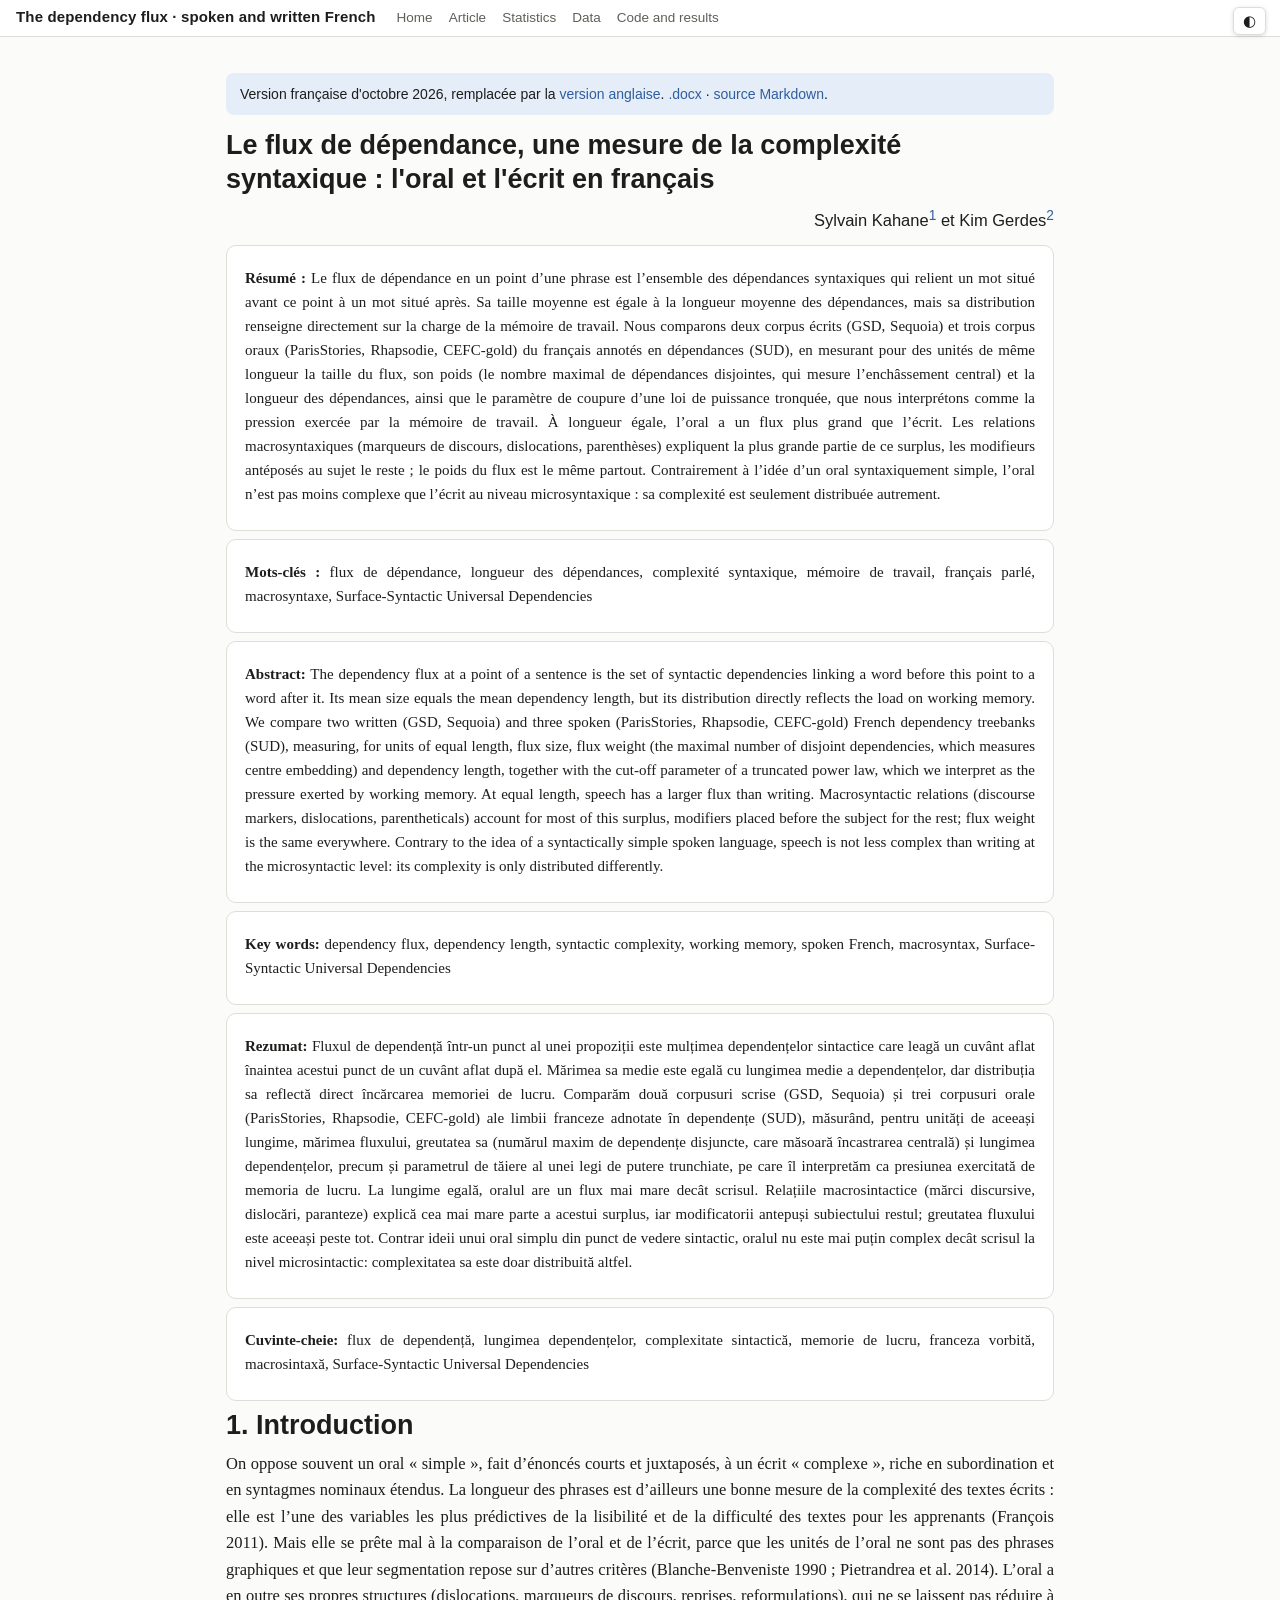
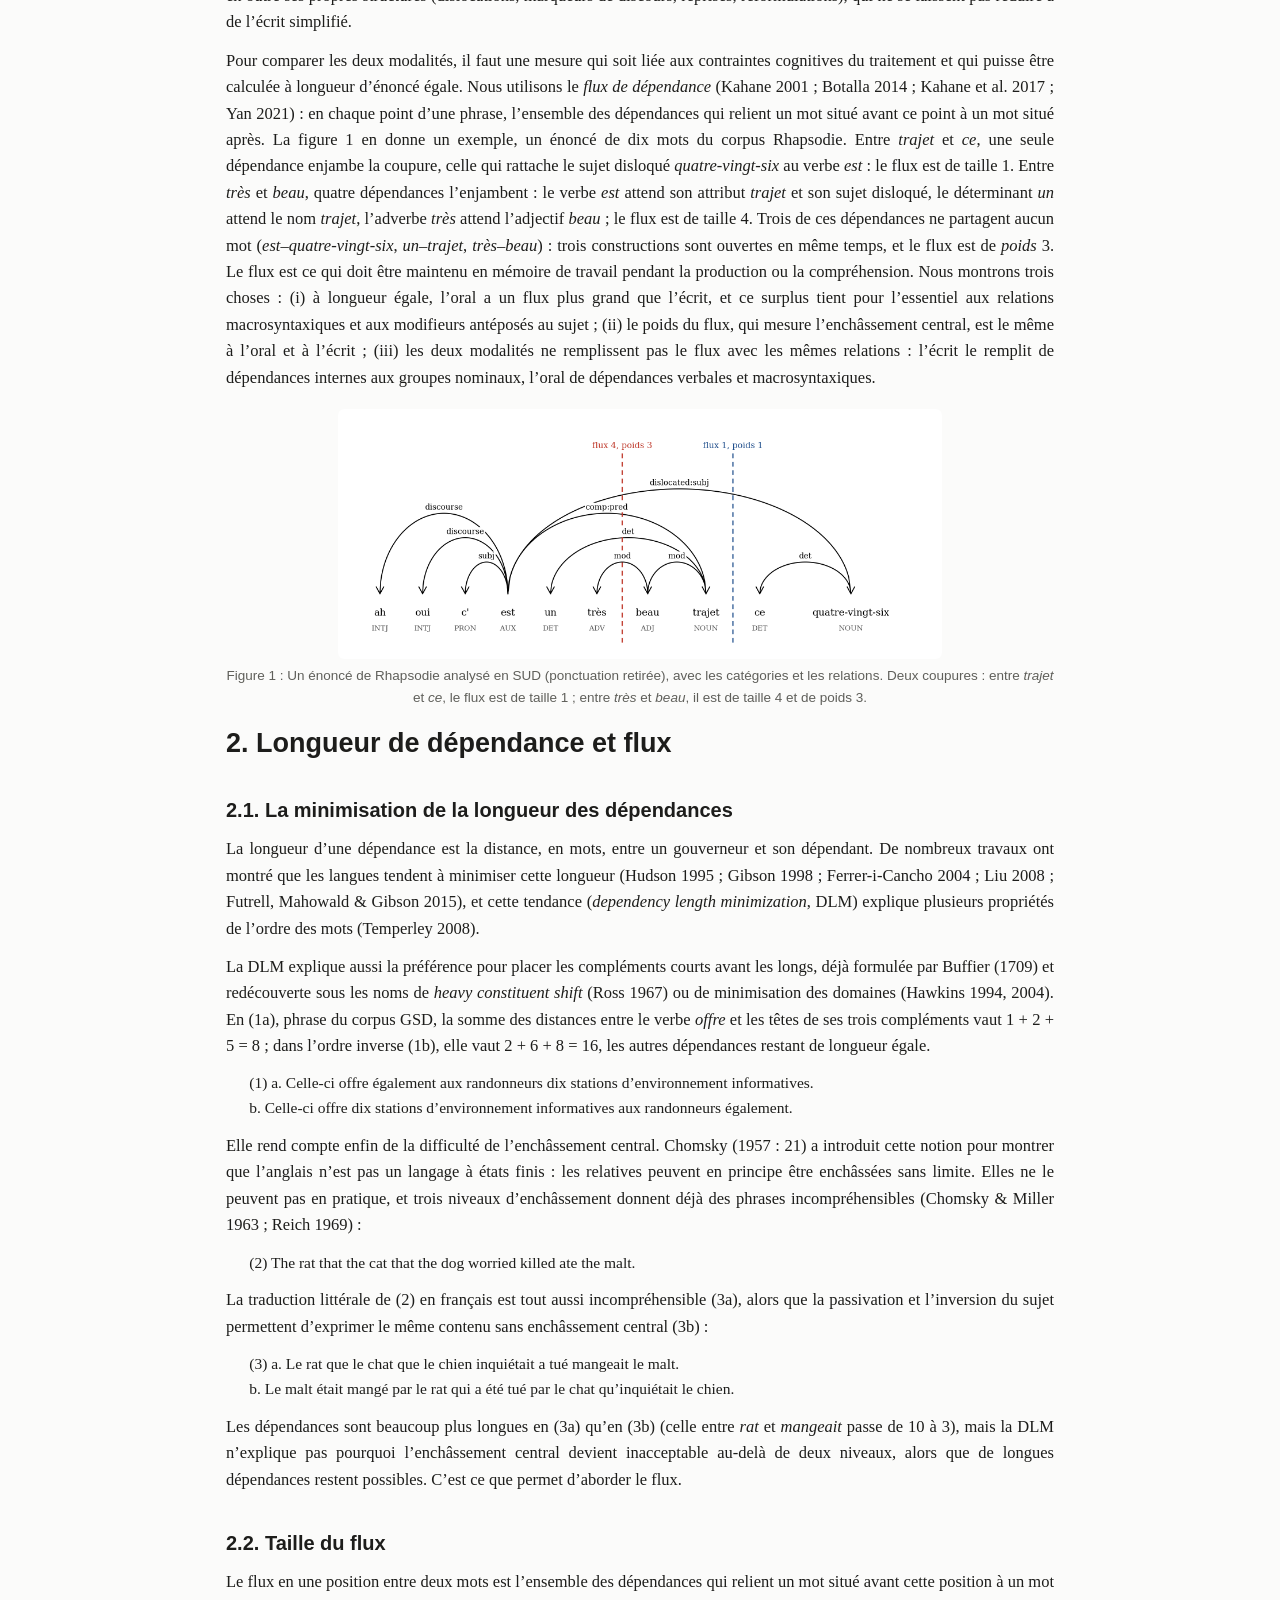
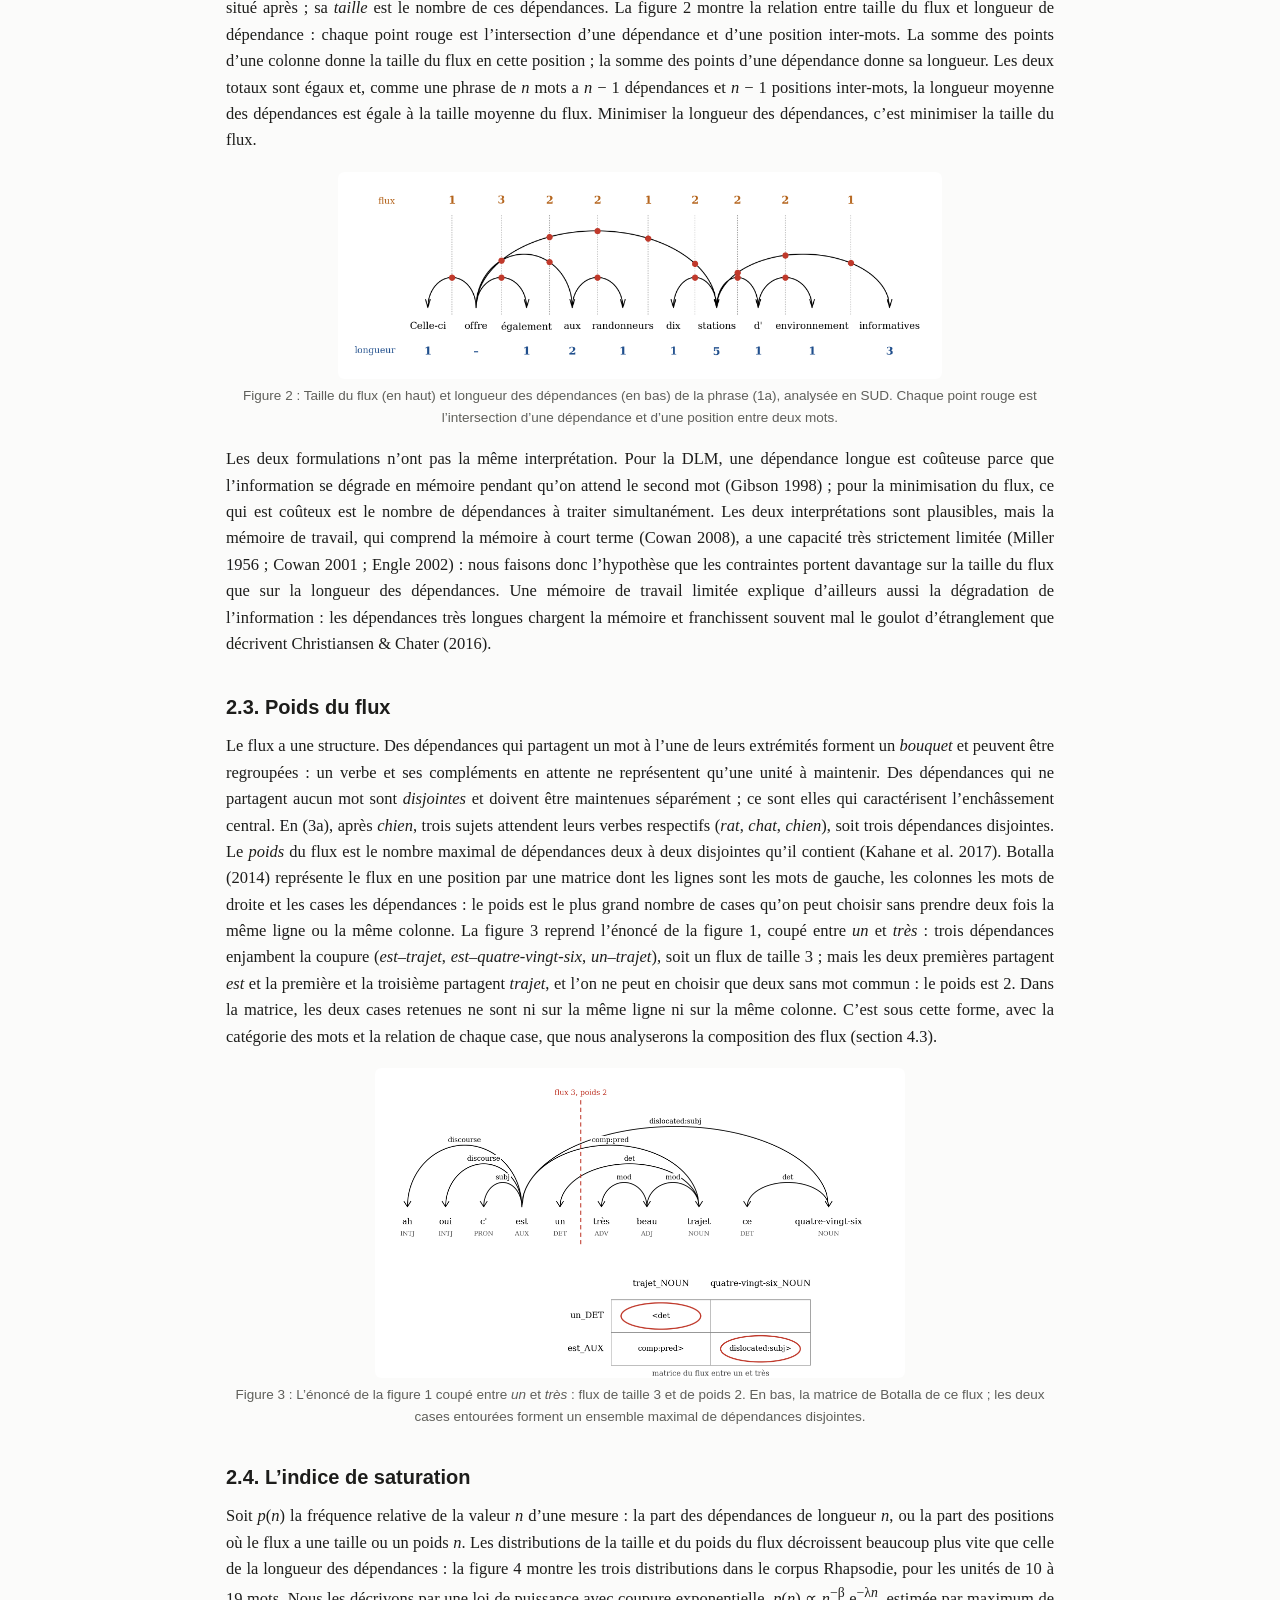
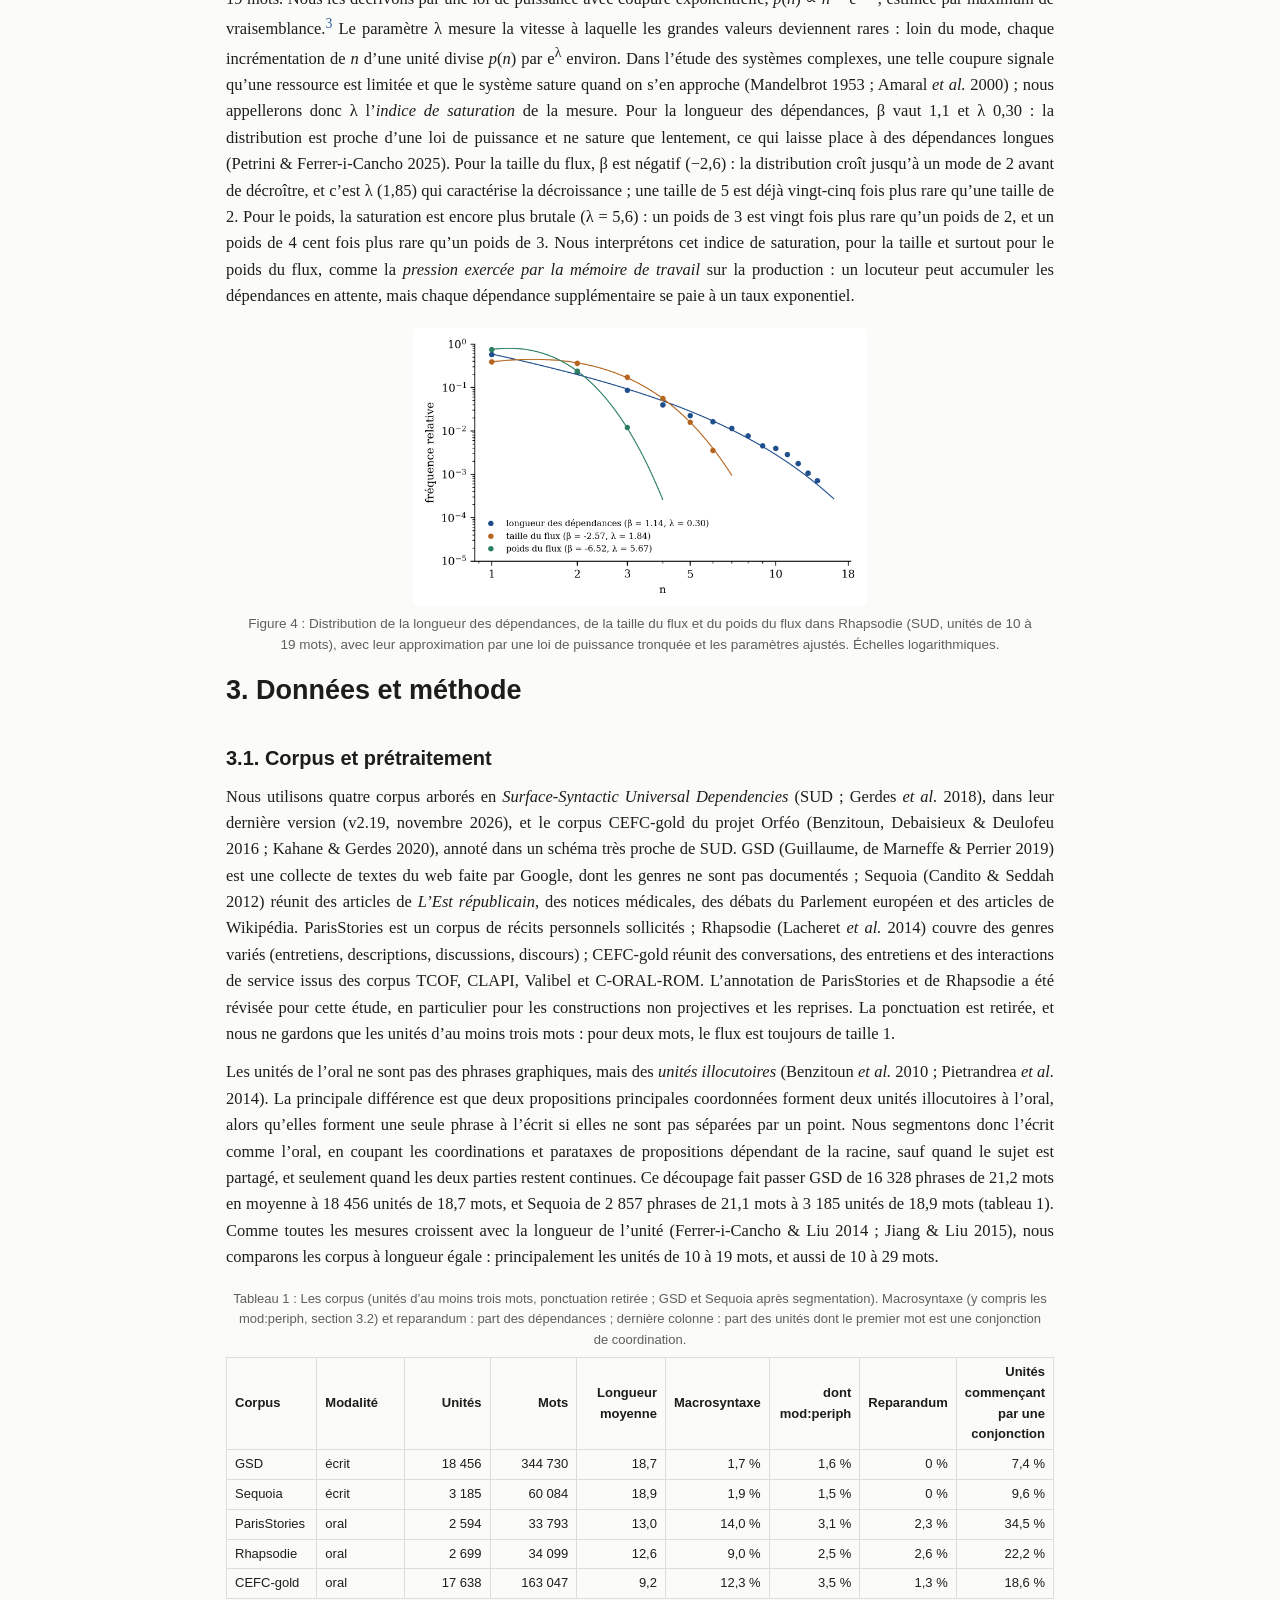
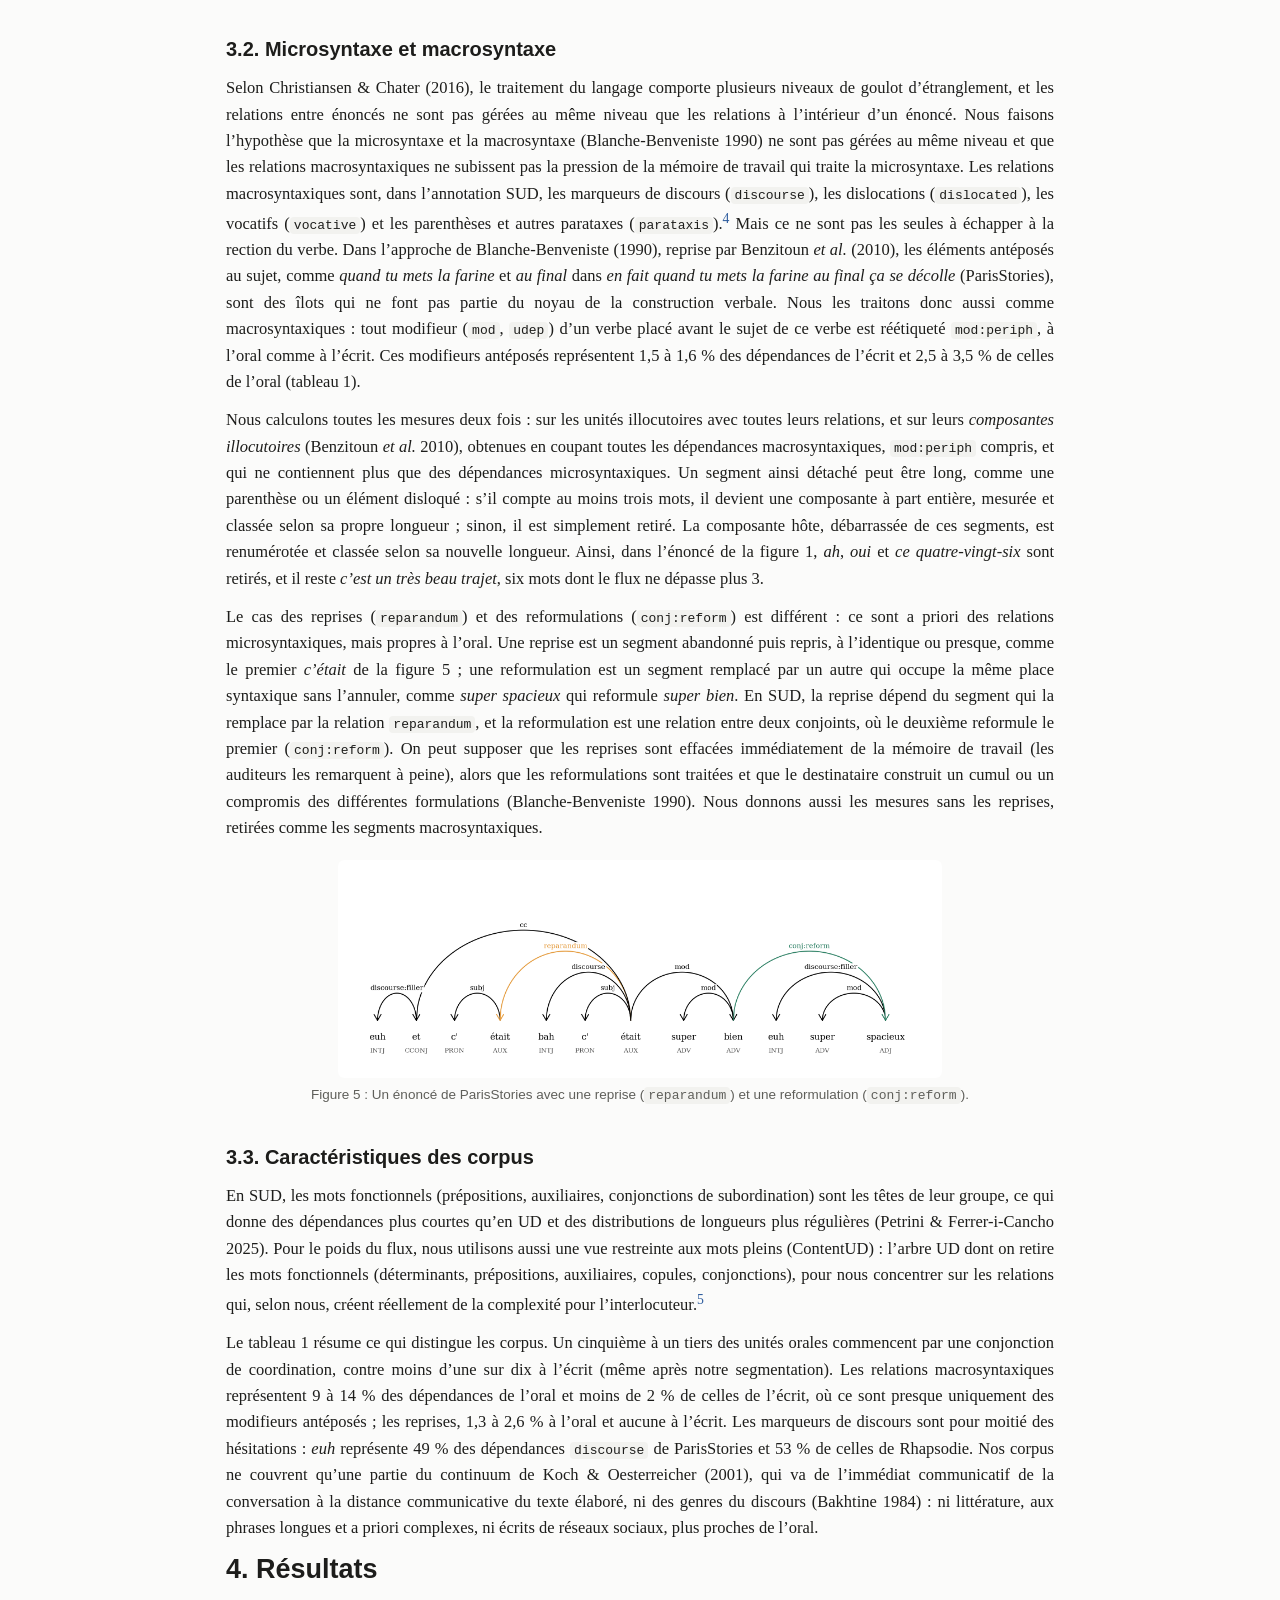
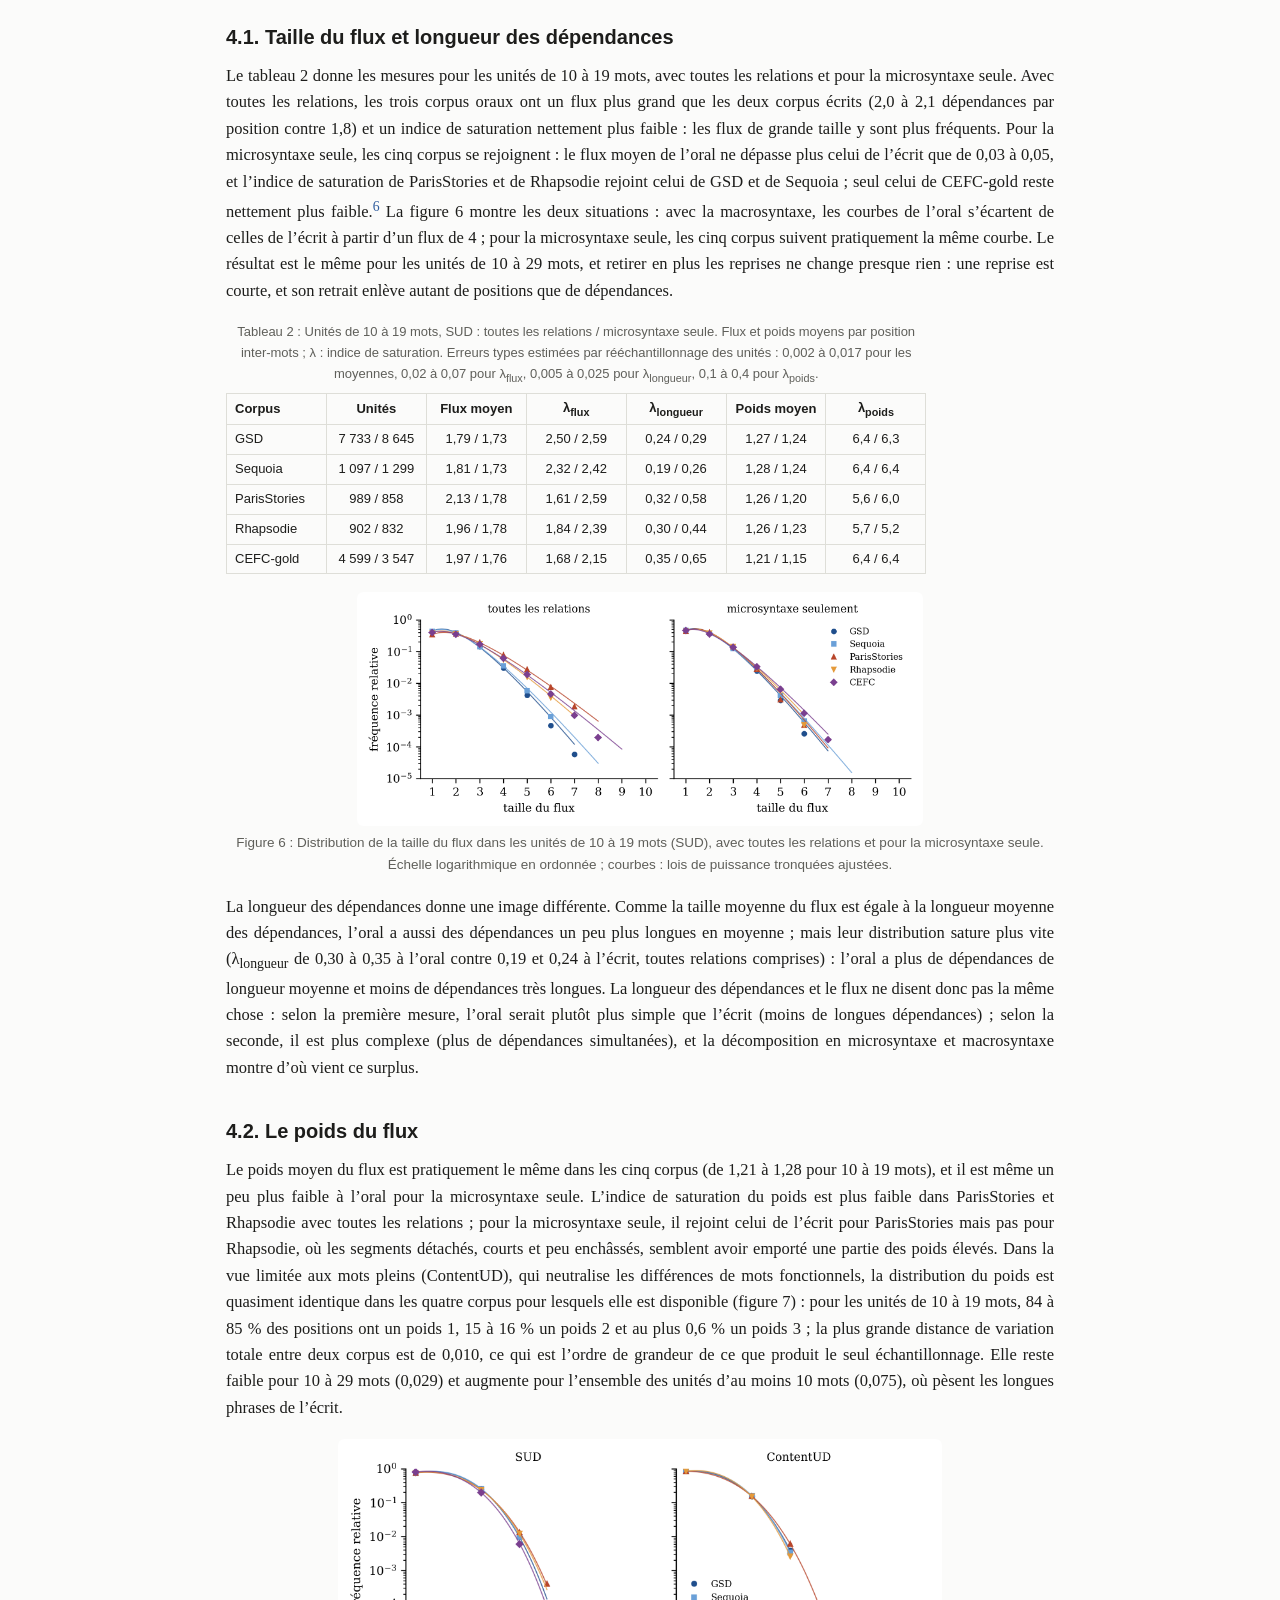
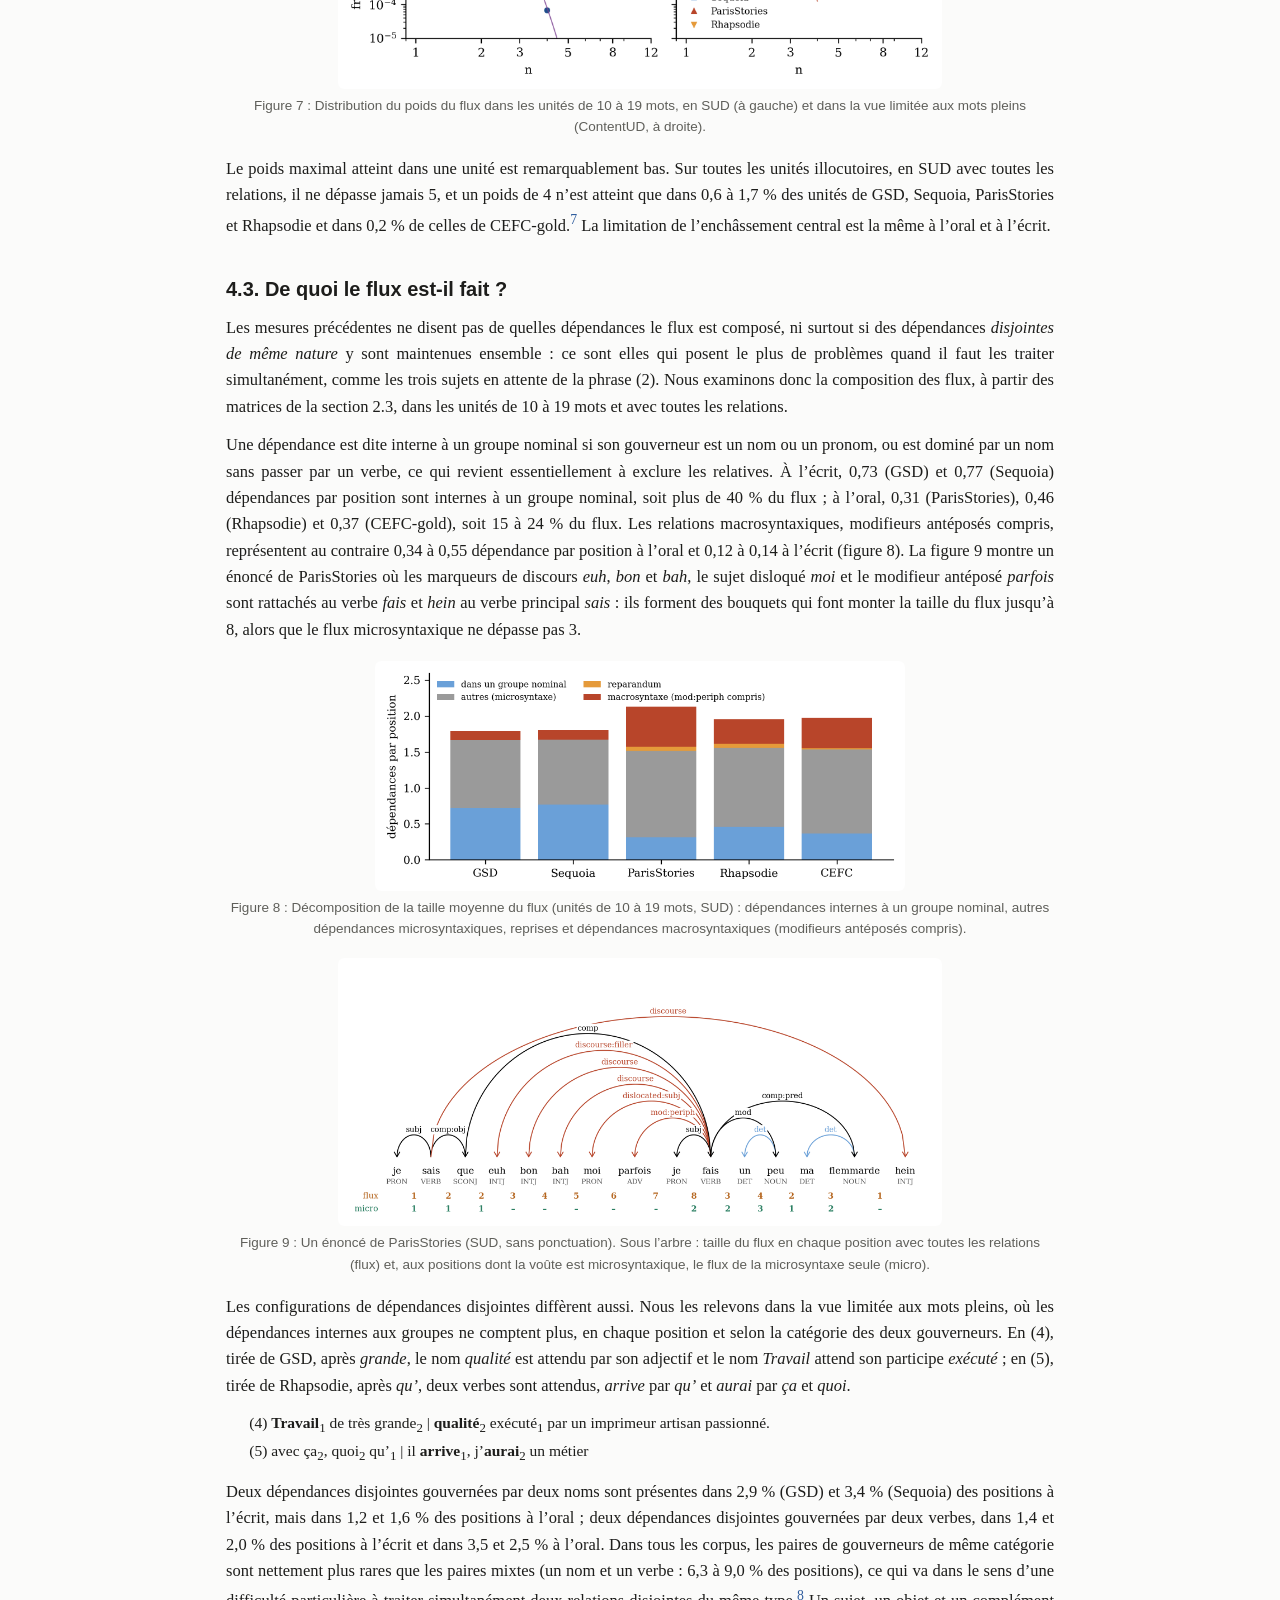
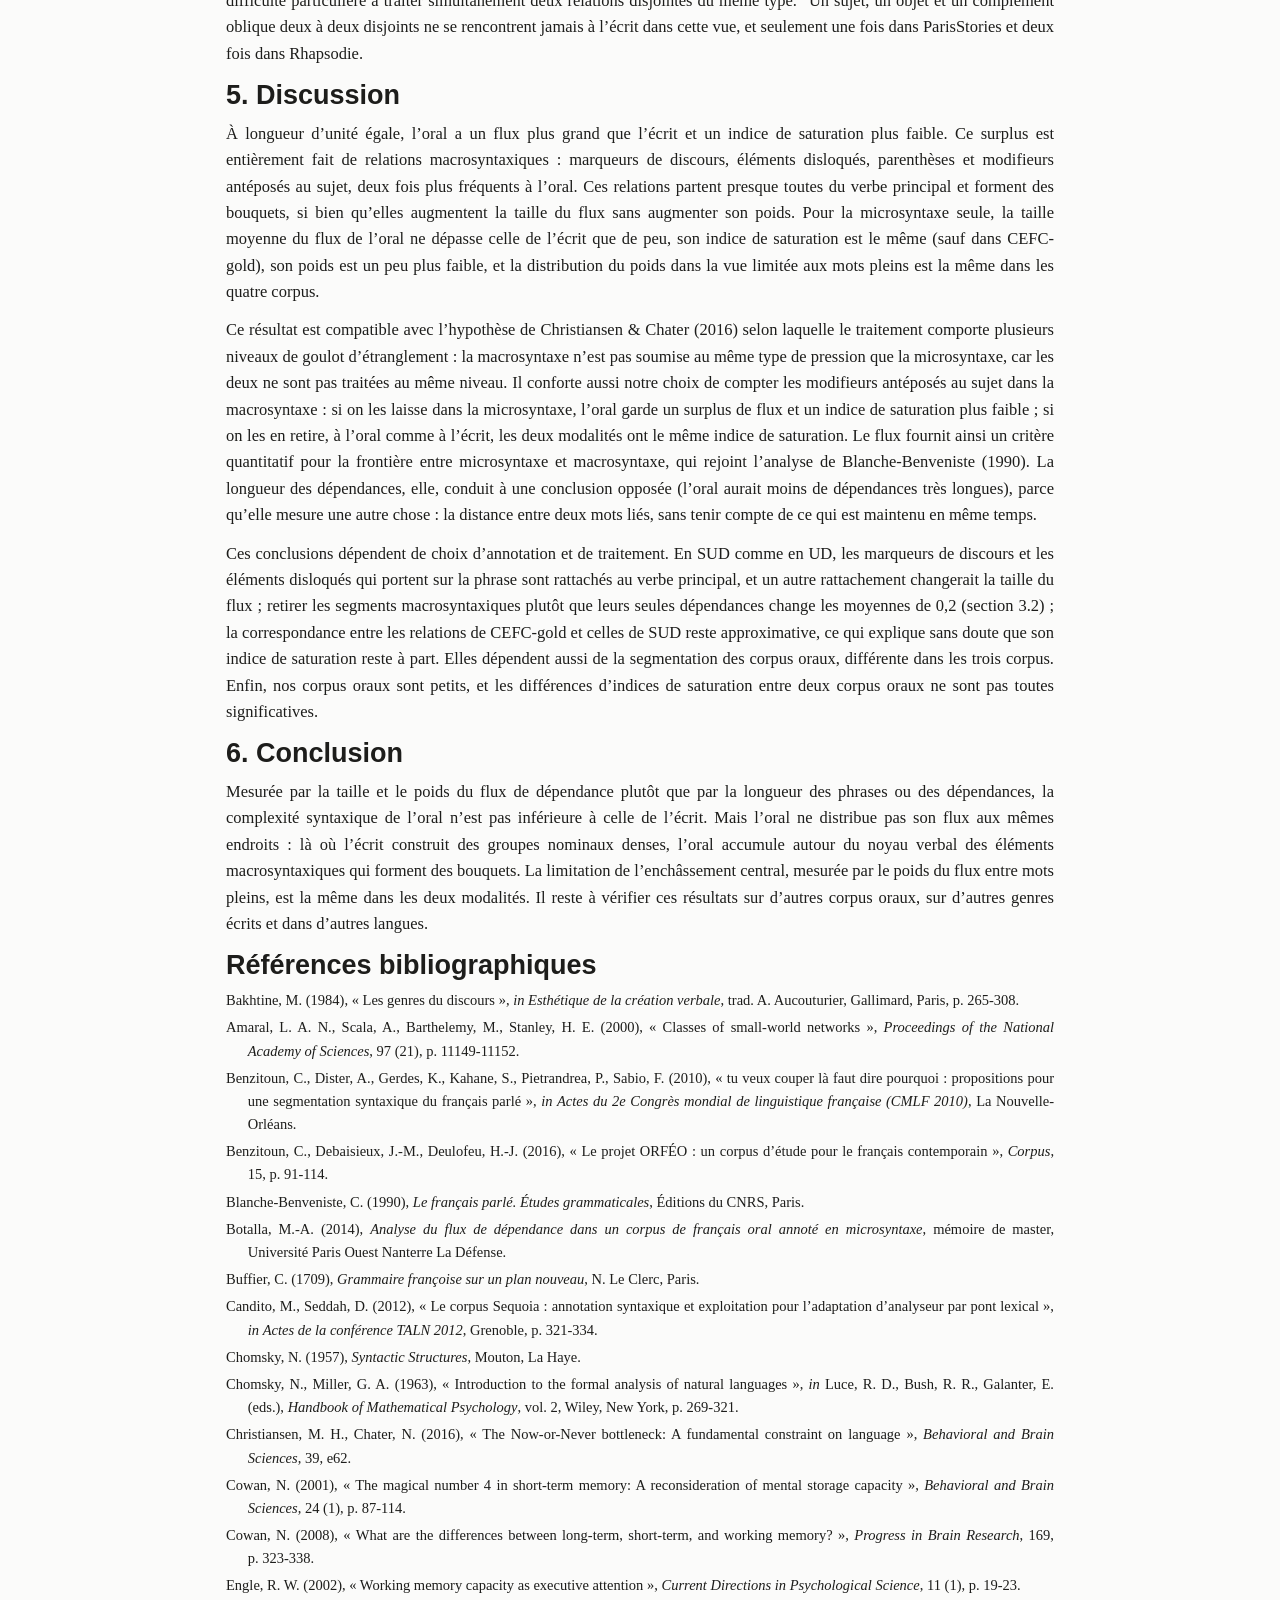
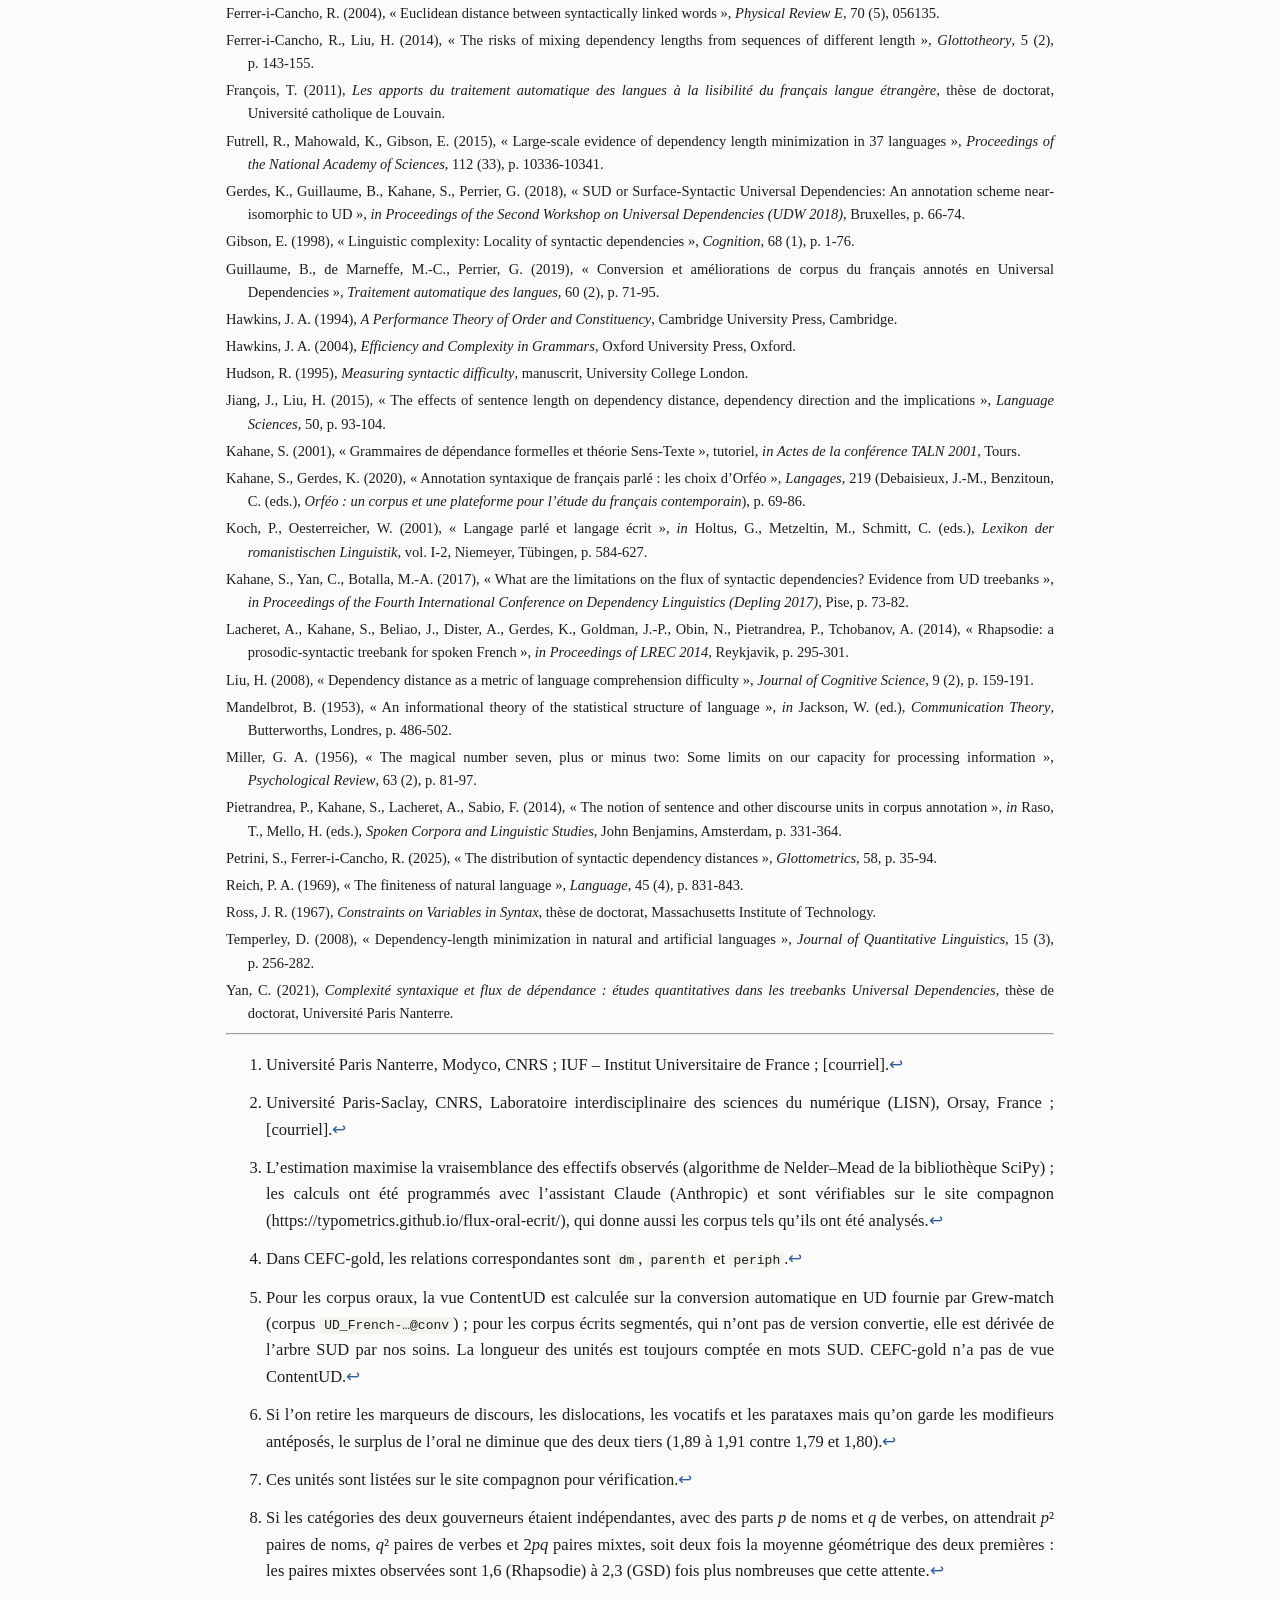
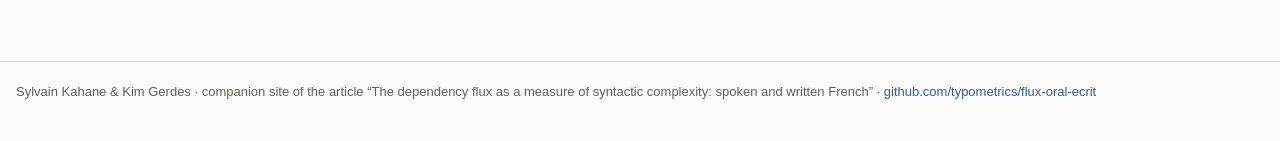
<file: article/fr.html>
<!doctype html>
<html lang="fr">
<head>
<meta charset="utf-8"><meta name="viewport" content="width=device-width,initial-scale=1">
<title>Le flux de dépendance, une mesure de la complexité syntaxique : l'oral et l'écrit en français</title>
<link rel="stylesheet" href="../assets/style.css">
<script src="../assets/build.js"></script>
<script src="../assets/common.js"></script>

<style>
  .paper p { text-align: justify; hyphens: auto; }
  .paper img { max-width: 100%; display: block; margin: 0 auto; background: #fff; border-radius: 6px; }
  .paper .authors p { text-align: right; font-family: var(--sans); }
  .paper .abstract { font-size: 15px; margin: 8px 0; }
  .paper .ex { margin: 12px 0 12px 1.5em; font-size: 15.5px; }
  .paper .refs p { padding-left: 1.5em; text-indent: -1.5em; font-size: 14.5px; margin: 4px 0; }
  .paper table { border-collapse: collapse; font-family: var(--sans); font-size: 13px; margin: 10px auto; }
  .paper table td, .paper table th { border: 1px solid var(--border); padding: 4px 8px; }
  .paper table caption { caption-side: top; font-family: var(--sans); font-size: 13px; color: var(--muted); padding: 6px; }
  .paper figcaption { text-align: center; }
  .paper section.footnotes { font-size: 14px; border-top: 1px solid var(--border); margin-top: 24px; }
  table.t { border-collapse: collapse; font-family: var(--sans); font-size: 14px; }
  table.t td, table.t th { border: 1px solid var(--border); padding: 4px 10px; text-align: left; vertical-align: top; }
</style>
</head>
<body>
<main class="narrow paper">
<div class="note" style="font-family:var(--sans)">Version française d'octobre 2026, remplacée par la <a href="index.html">version anglaise</a>. <a href="article_flux_oral_ecrit.docx">.docx</a> · <a href="article.md">source Markdown</a>.</div><h1>Le flux de dépendance, une mesure de la complexité syntaxique : l'oral et l'écrit en français</h1>
<div class="authors">
<p>Sylvain Kahane<a href="#fn1" class="footnote-ref" id="fnref1" role="doc-noteref"><sup>1</sup></a> et Kim Gerdes<a href="#fn2" class="footnote-ref" id="fnref2" role="doc-noteref"><sup>2</sup></a></p>
</div>
<div class="abstract">
<p><strong>Résumé :</strong> Le flux de dépendance en un point d’une phrase est l’ensemble des dépendances syntaxiques qui relient un mot situé avant ce point à un mot situé après. Sa taille moyenne est égale à la longueur moyenne des dépendances, mais sa distribution renseigne directement sur la charge de la mémoire de travail. Nous comparons deux corpus écrits (GSD, Sequoia) et trois corpus oraux (ParisStories, Rhapsodie, CEFC-gold) du français annotés en dépendances (SUD), en mesurant pour des unités de même longueur la taille du flux, son poids (le nombre maximal de dépendances disjointes, qui mesure l’enchâssement central) et la longueur des dépendances, ainsi que le paramètre de coupure d’une loi de puissance tronquée, que nous interprétons comme la pression exercée par la mémoire de travail. À longueur égale, l’oral a un flux plus grand que l’écrit. Les relations macrosyntaxiques (marqueurs de discours, dislocations, parenthèses) expliquent la plus grande partie de ce surplus, les modifieurs antéposés au sujet le reste ; le poids du flux est le même partout. Contrairement à l’idée d’un oral syntaxiquement simple, l’oral n’est pas moins complexe que l’écrit au niveau microsyntaxique : sa complexité est seulement distribuée autrement.</p>
</div>
<div class="abstract">
<p><strong>Mots-clés :</strong> flux de dépendance, longueur des dépendances, complexité syntaxique, mémoire de travail, français parlé, macrosyntaxe, Surface-Syntactic Universal Dependencies</p>
</div>
<div class="abstract">
<p><strong>Abstract:</strong> The dependency flux at a point of a sentence is the set of syntactic dependencies linking a word before this point to a word after it. Its mean size equals the mean dependency length, but its distribution directly reflects the load on working memory. We compare two written (GSD, Sequoia) and three spoken (ParisStories, Rhapsodie, CEFC-gold) French dependency treebanks (SUD), measuring, for units of equal length, flux size, flux weight (the maximal number of disjoint dependencies, which measures centre embedding) and dependency length, together with the cut-off parameter of a truncated power law, which we interpret as the pressure exerted by working memory. At equal length, speech has a larger flux than writing. Macrosyntactic relations (discourse markers, dislocations, parentheticals) account for most of this surplus, modifiers placed before the subject for the rest; flux weight is the same everywhere. Contrary to the idea of a syntactically simple spoken language, speech is not less complex than writing at the microsyntactic level: its complexity is only distributed differently.</p>
</div>
<div class="abstract">
<p><strong>Key words:</strong> dependency flux, dependency length, syntactic complexity, working memory, spoken French, macrosyntax, Surface-Syntactic Universal Dependencies</p>
</div>
<div class="abstract">
<p><strong>Rezumat:</strong> Fluxul de dependență într-un punct al unei propoziții este mulțimea dependențelor sintactice care leagă un cuvânt aflat înaintea acestui punct de un cuvânt aflat după el. Mărimea sa medie este egală cu lungimea medie a dependențelor, dar distribuția sa reflectă direct încărcarea memoriei de lucru. Comparăm două corpusuri scrise (GSD, Sequoia) și trei corpusuri orale (ParisStories, Rhapsodie, CEFC-gold) ale limbii franceze adnotate în dependențe (SUD), măsurând, pentru unități de aceeași lungime, mărimea fluxului, greutatea sa (numărul maxim de dependențe disjuncte, care măsoară încastrarea centrală) și lungimea dependențelor, precum și parametrul de tăiere al unei legi de putere trunchiate, pe care îl interpretăm ca presiunea exercitată de memoria de lucru. La lungime egală, oralul are un flux mai mare decât scrisul. Relațiile macrosintactice (mărci discursive, dislocări, paranteze) explică cea mai mare parte a acestui surplus, iar modificatorii antepuși subiectului restul; greutatea fluxului este aceeași peste tot. Contrar ideii unui oral simplu din punct de vedere sintactic, oralul nu este mai puțin complex decât scrisul la nivel microsintactic: complexitatea sa este doar distribuită altfel.</p>
</div>
<div class="abstract">
<p><strong>Cuvinte-cheie:</strong> flux de dependență, lungimea dependențelor, complexitate sintactică, memorie de lucru, franceza vorbită, macrosintaxă, Surface-Syntactic Universal Dependencies</p>
</div>
<h1 id="introduction">1. Introduction</h1>
<p>On oppose souvent un oral « simple », fait d’énoncés courts et juxtaposés, à un écrit « complexe », riche en subordination et en syntagmes nominaux étendus. La longueur des phrases est d’ailleurs une bonne mesure de la complexité des textes écrits : elle est l’une des variables les plus prédictives de la lisibilité et de la difficulté des textes pour les apprenants (François 2011). Mais elle se prête mal à la comparaison de l’oral et de l’écrit, parce que les unités de l’oral ne sont pas des phrases graphiques et que leur segmentation repose sur d’autres critères (Blanche-Benveniste 1990 ; Pietrandrea et al. 2014). L’oral a en outre ses propres structures (dislocations, marqueurs de discours, reprises, reformulations), qui ne se laissent pas réduire à de l’écrit simplifié.</p>
<p>Pour comparer les deux modalités, il faut une mesure qui soit liée aux contraintes cognitives du traitement et qui puisse être calculée à longueur d’énoncé égale. Nous utilisons le <em>flux de dépendance</em> (Kahane 2001 ; Botalla 2014 ; Kahane et al. 2017 ; Yan 2021) : en chaque point d’une phrase, l’ensemble des dépendances qui relient un mot situé avant ce point à un mot situé après. La figure 1 en donne un exemple, un énoncé de dix mots du corpus Rhapsodie. Entre <em>trajet</em> et <em>ce</em>, une seule dépendance enjambe la coupure, celle qui rattache le sujet disloqué <em>quatre-vingt-six</em> au verbe <em>est</em> : le flux est de taille 1. Entre <em>très</em> et <em>beau</em>, quatre dépendances l’enjambent : le verbe <em>est</em> attend son attribut <em>trajet</em> et son sujet disloqué, le déterminant <em>un</em> attend le nom <em>trajet</em>, l’adverbe <em>très</em> attend l’adjectif <em>beau</em> ; le flux est de taille 4. Trois de ces dépendances ne partagent aucun mot (<em>est</em>–<em>quatre-vingt-six</em>, <em>un</em>–<em>trajet</em>, <em>très</em>–<em>beau</em>) : trois constructions sont ouvertes en même temps, et le flux est de <em>poids</em> 3. Le flux est ce qui doit être maintenu en mémoire de travail pendant la production ou la compréhension. Nous montrons trois choses : (i) à longueur égale, l’oral a un flux plus grand que l’écrit, et ce surplus tient pour l’essentiel aux relations macrosyntaxiques et aux modifieurs antéposés au sujet ; (ii) le poids du flux, qui mesure l’enchâssement central, est le même à l’oral et à l’écrit ; (iii) les deux modalités ne remplissent pas le flux avec les mêmes relations : l’écrit le remplit de dépendances internes aux groupes nominaux, l’oral de dépendances verbales et macrosyntaxiques.</p>
<figure>
<img src="fig/fig_exemple.png" style="width:16cm" alt="Figure 1 : Un énoncé de Rhapsodie analysé en SUD (ponctuation retirée), avec les catégories et les relations. Deux coupures : entre trajet et ce, le flux est de taille 1 ; entre très et beau, il est de taille 4 et de poids 3." />
<figcaption aria-hidden="true">Figure 1 : Un énoncé de Rhapsodie analysé en SUD (ponctuation retirée), avec les catégories et les relations. Deux coupures : entre <em>trajet</em> et <em>ce</em>, le flux est de taille 1 ; entre <em>très</em> et <em>beau</em>, il est de taille 4 et de poids 3.</figcaption>
</figure>
<h1 id="longueur-de-dépendance-et-flux">2. Longueur de dépendance et flux</h1>
<h2 id="la-minimisation-de-la-longueur-des-dépendances">2.1. La minimisation de la longueur des dépendances</h2>
<p>La longueur d’une dépendance est la distance, en mots, entre un gouverneur et son dépendant. De nombreux travaux ont montré que les langues tendent à minimiser cette longueur (Hudson 1995 ; Gibson 1998 ; Ferrer-i-Cancho 2004 ; Liu 2008 ; Futrell, Mahowald &amp; Gibson 2015), et cette tendance (<em>dependency length minimization</em>, DLM) explique plusieurs propriétés de l’ordre des mots (Temperley 2008).</p>
<p>La DLM explique aussi la préférence pour placer les compléments courts avant les longs, déjà formulée par Buffier (1709) et redécouverte sous les noms de <em>heavy constituent shift</em> (Ross 1967) ou de minimisation des domaines (Hawkins 1994, 2004). En (1a), phrase du corpus GSD, la somme des distances entre le verbe <em>offre</em> et les têtes de ses trois compléments vaut 1 + 2 + 5 = 8 ; dans l’ordre inverse (1b), elle vaut 2 + 6 + 8 = 16, les autres dépendances restant de longueur égale.</p>
<div class="ex">
<p>(1) a. Celle-ci offre également aux randonneurs dix stations d’environnement informatives.<br />
b. Celle-ci offre dix stations d’environnement informatives aux randonneurs également.</p>
</div>
<p>Elle rend compte enfin de la difficulté de l’enchâssement central. Chomsky (1957 : 21) a introduit cette notion pour montrer que l’anglais n’est pas un langage à états finis : les relatives peuvent en principe être enchâssées sans limite. Elles ne le peuvent pas en pratique, et trois niveaux d’enchâssement donnent déjà des phrases incompréhensibles (Chomsky &amp; Miller 1963 ; Reich 1969) :</p>
<div class="ex">
<p>(2) The rat that the cat that the dog worried killed ate the malt.</p>
</div>
<p>La traduction littérale de (2) en français est tout aussi incompréhensible (3a), alors que la passivation et l’inversion du sujet permettent d’exprimer le même contenu sans enchâssement central (3b) :</p>
<div class="ex">
<p>(3) a. Le rat que le chat que le chien inquiétait a tué mangeait le malt.<br />
b. Le malt était mangé par le rat qui a été tué par le chat qu’inquiétait le chien.</p>
</div>
<p>Les dépendances sont beaucoup plus longues en (3a) qu’en (3b) (celle entre <em>rat</em> et <em>mangeait</em> passe de 10 à 3), mais la DLM n’explique pas pourquoi l’enchâssement central devient inacceptable au-delà de deux niveaux, alors que de longues dépendances restent possibles. C’est ce que permet d’aborder le flux.</p>
<h2 id="taille-du-flux">2.2. Taille du flux</h2>
<p>Le flux en une position entre deux mots est l’ensemble des dépendances qui relient un mot situé avant cette position à un mot situé après ; sa <em>taille</em> est le nombre de ces dépendances. La figure 2 montre la relation entre taille du flux et longueur de dépendance : chaque point rouge est l’intersection d’une dépendance et d’une position inter-mots. La somme des points d’une colonne donne la taille du flux en cette position ; la somme des points d’une dépendance donne sa longueur. Les deux totaux sont égaux et, comme une phrase de <em>n</em> mots a <em>n</em> − 1 dépendances et <em>n</em> − 1 positions inter-mots, la longueur moyenne des dépendances est égale à la taille moyenne du flux. Minimiser la longueur des dépendances, c’est minimiser la taille du flux.</p>
<figure>
<img src="fig/fig1_points.png" style="width:16cm" alt="Figure 2 : Taille du flux (en haut) et longueur des dépendances (en bas) de la phrase (1a), analysée en SUD. Chaque point rouge est l’intersection d’une dépendance et d’une position entre deux mots." />
<figcaption aria-hidden="true">Figure 2 : Taille du flux (en haut) et longueur des dépendances (en bas) de la phrase (1a), analysée en SUD. Chaque point rouge est l’intersection d’une dépendance et d’une position entre deux mots.</figcaption>
</figure>
<p>Les deux formulations n’ont pas la même interprétation. Pour la DLM, une dépendance longue est coûteuse parce que l’information se dégrade en mémoire pendant qu’on attend le second mot (Gibson 1998) ; pour la minimisation du flux, ce qui est coûteux est le nombre de dépendances à traiter simultanément. Les deux interprétations sont plausibles, mais la mémoire de travail, qui comprend la mémoire à court terme (Cowan 2008), a une capacité très strictement limitée (Miller 1956 ; Cowan 2001 ; Engle 2002) : nous faisons donc l’hypothèse que les contraintes portent davantage sur la taille du flux que sur la longueur des dépendances. Une mémoire de travail limitée explique d’ailleurs aussi la dégradation de l’information : les dépendances très longues chargent la mémoire et franchissent souvent mal le goulot d’étranglement que décrivent Christiansen &amp; Chater (2016).</p>
<h2 id="poids-du-flux">2.3. Poids du flux</h2>
<p>Le flux a une structure. Des dépendances qui partagent un mot à l’une de leurs extrémités forment un <em>bouquet</em> et peuvent être regroupées : un verbe et ses compléments en attente ne représentent qu’une unité à maintenir. Des dépendances qui ne partagent aucun mot sont <em>disjointes</em> et doivent être maintenues séparément ; ce sont elles qui caractérisent l’enchâssement central. En (3a), après <em>chien</em>, trois sujets attendent leurs verbes respectifs (<em>rat</em>, <em>chat</em>, <em>chien</em>), soit trois dépendances disjointes. Le <em>poids</em> du flux est le nombre maximal de dépendances deux à deux disjointes qu’il contient (Kahane et al. 2017). Botalla (2014) représente le flux en une position par une matrice dont les lignes sont les mots de gauche, les colonnes les mots de droite et les cases les dépendances : le poids est le plus grand nombre de cases qu’on peut choisir sans prendre deux fois la même ligne ou la même colonne. La figure 3 reprend l’énoncé de la figure 1, coupé entre <em>un</em> et <em>très</em> : trois dépendances enjambent la coupure (<em>est</em>–<em>trajet</em>, <em>est</em>–<em>quatre-vingt-six</em>, <em>un</em>–<em>trajet</em>), soit un flux de taille 3 ; mais les deux premières partagent <em>est</em> et la première et la troisième partagent <em>trajet</em>, et l’on ne peut en choisir que deux sans mot commun : le poids est 2. Dans la matrice, les deux cases retenues ne sont ni sur la même ligne ni sur la même colonne. C’est sous cette forme, avec la catégorie des mots et la relation de chaque case, que nous analyserons la composition des flux (section 4.3).</p>
<figure>
<img src="fig/fig_poids.png" style="width:14cm" alt="Figure 3 : L’énoncé de la figure 1 coupé entre un et très : flux de taille 3 et de poids 2. En bas, la matrice de Botalla de ce flux ; les deux cases entourées forment un ensemble maximal de dépendances disjointes." />
<figcaption aria-hidden="true">Figure 3 : L’énoncé de la figure 1 coupé entre <em>un</em> et <em>très</em> : flux de taille 3 et de poids 2. En bas, la matrice de Botalla de ce flux ; les deux cases entourées forment un ensemble maximal de dépendances disjointes.</figcaption>
</figure>
<h2 id="lindice-de-saturation">2.4. L’indice de saturation</h2>
<p>Soit <em>p</em>(<em>n</em>) la fréquence relative de la valeur <em>n</em> d’une mesure : la part des dépendances de longueur <em>n</em>, ou la part des positions où le flux a une taille ou un poids <em>n</em>. Les distributions de la taille et du poids du flux décroissent beaucoup plus vite que celle de la longueur des dépendances : la figure 4 montre les trois distributions dans le corpus Rhapsodie, pour les unités de 10 à 19 mots. Nous les décrivons par une loi de puissance avec coupure exponentielle, <em>p</em>(<em>n</em>) ∝ <em>n</em><sup>−β</sup> e<sup>−λ<em>n</em></sup>, estimée par maximum de vraisemblance.<a href="#fn3" class="footnote-ref" id="fnref3" role="doc-noteref"><sup>3</sup></a> Le paramètre λ mesure la vitesse à laquelle les grandes valeurs deviennent rares : loin du mode, chaque incrémentation de <em>n</em> d’une unité divise <em>p</em>(<em>n</em>) par e<sup>λ</sup> environ. Dans l’étude des systèmes complexes, une telle coupure signale qu’une ressource est limitée et que le système sature quand on s’en approche (Mandelbrot 1953 ; Amaral <em>et al.</em> 2000) ; nous appellerons donc λ l’<em>indice de saturation</em> de la mesure. Pour la longueur des dépendances, β vaut 1,1 et λ 0,30 : la distribution est proche d’une loi de puissance et ne sature que lentement, ce qui laisse place à des dépendances longues (Petrini &amp; Ferrer-i-Cancho 2025). Pour la taille du flux, β est négatif (−2,6) : la distribution croît jusqu’à un mode de 2 avant de décroître, et c’est λ (1,85) qui caractérise la décroissance ; une taille de 5 est déjà vingt-cinq fois plus rare qu’une taille de 2. Pour le poids, la saturation est encore plus brutale (λ = 5,6) : un poids de 3 est vingt fois plus rare qu’un poids de 2, et un poids de 4 cent fois plus rare qu’un poids de 3. Nous interprétons cet indice de saturation, pour la taille et surtout pour le poids du flux, comme la <em>pression exercée par la mémoire de travail</em> sur la production : un locuteur peut accumuler les dépendances en attente, mais chaque dépendance supplémentaire se paie à un taux exponentiel.</p>
<figure>
<img src="fig/fig_rhap_dist.png" style="width:12cm" alt="Figure 4 : Distribution de la longueur des dépendances, de la taille du flux et du poids du flux dans Rhapsodie (SUD, unités de 10 à 19 mots), avec leur approximation par une loi de puissance tronquée et les paramètres ajustés. Échelles logarithmiques." />
<figcaption aria-hidden="true">Figure 4 : Distribution de la longueur des dépendances, de la taille du flux et du poids du flux dans Rhapsodie (SUD, unités de 10 à 19 mots), avec leur approximation par une loi de puissance tronquée et les paramètres ajustés. Échelles logarithmiques.</figcaption>
</figure>
<h1 id="données-et-méthode">3. Données et méthode</h1>
<h2 id="corpus-et-prétraitement">3.1. Corpus et prétraitement</h2>
<p>Nous utilisons quatre corpus arborés en <em>Surface-Syntactic Universal Dependencies</em> (SUD ; Gerdes <em>et al.</em> 2018), dans leur dernière version (v2.19, novembre 2026), et le corpus CEFC-gold du projet Orféo (Benzitoun, Debaisieux &amp; Deulofeu 2016 ; Kahane &amp; Gerdes 2020), annoté dans un schéma très proche de SUD. GSD (Guillaume, de Marneffe &amp; Perrier 2019) est une collecte de textes du web faite par Google, dont les genres ne sont pas documentés ; Sequoia (Candito &amp; Seddah 2012) réunit des articles de <em>L’Est républicain</em>, des notices médicales, des débats du Parlement européen et des articles de Wikipédia. ParisStories est un corpus de récits personnels sollicités ; Rhapsodie (Lacheret <em>et al.</em> 2014) couvre des genres variés (entretiens, descriptions, discussions, discours) ; CEFC-gold réunit des conversations, des entretiens et des interactions de service issus des corpus TCOF, CLAPI, Valibel et C-ORAL-ROM. L’annotation de ParisStories et de Rhapsodie a été révisée pour cette étude, en particulier pour les constructions non projectives et les reprises. La ponctuation est retirée, et nous ne gardons que les unités d’au moins trois mots : pour deux mots, le flux est toujours de taille 1.</p>
<p>Les unités de l’oral ne sont pas des phrases graphiques, mais des <em>unités illocutoires</em> (Benzitoun <em>et al.</em> 2010 ; Pietrandrea <em>et al.</em> 2014). La principale différence est que deux propositions principales coordonnées forment deux unités illocutoires à l’oral, alors qu’elles forment une seule phrase à l’écrit si elles ne sont pas séparées par un point. Nous segmentons donc l’écrit comme l’oral, en coupant les coordinations et parataxes de propositions dépendant de la racine, sauf quand le sujet est partagé, et seulement quand les deux parties restent continues. Ce découpage fait passer GSD de 16 328 phrases de 21,2 mots en moyenne à 18 456 unités de 18,7 mots, et Sequoia de 2 857 phrases de 21,1 mots à 3 185 unités de 18,9 mots (tableau 1). Comme toutes les mesures croissent avec la longueur de l’unité (Ferrer-i-Cancho &amp; Liu 2014 ; Jiang &amp; Liu 2015), nous comparons les corpus à longueur égale : principalement les unités de 10 à 19 mots, et aussi de 10 à 29 mots.</p>
<table style="width:100%;">
<caption>Tableau 1 : Les corpus (unités d’au moins trois mots, ponctuation retirée ; GSD et Sequoia après segmentation). Macrosyntaxe (y compris les mod:periph, section 3.2) et reparandum : part des dépendances ; dernière colonne : part des unités dont le premier mot est une conjonction de coordination.</caption>
<colgroup>
<col style="width: 11%" />
<col style="width: 11%" />
<col style="width: 11%" />
<col style="width: 11%" />
<col style="width: 11%" />
<col style="width: 11%" />
<col style="width: 11%" />
<col style="width: 11%" />
<col style="width: 11%" />
</colgroup>
<thead>
<tr class="header">
<th style="text-align: left;">Corpus</th>
<th style="text-align: left;">Modalité</th>
<th style="text-align: right;">Unités</th>
<th style="text-align: right;">Mots</th>
<th style="text-align: right;">Longueur moyenne</th>
<th style="text-align: right;">Macrosyntaxe</th>
<th style="text-align: right;">dont mod:periph</th>
<th style="text-align: right;">Reparandum</th>
<th style="text-align: right;">Unités commençant par une conjonction</th>
</tr>
</thead>
<tbody>
<tr class="odd">
<td style="text-align: left;">GSD</td>
<td style="text-align: left;">écrit</td>
<td style="text-align: right;">18 456</td>
<td style="text-align: right;">344 730</td>
<td style="text-align: right;">18,7</td>
<td style="text-align: right;">1,7 %</td>
<td style="text-align: right;">1,6 %</td>
<td style="text-align: right;">0 %</td>
<td style="text-align: right;">7,4 %</td>
</tr>
<tr class="even">
<td style="text-align: left;">Sequoia</td>
<td style="text-align: left;">écrit</td>
<td style="text-align: right;">3 185</td>
<td style="text-align: right;">60 084</td>
<td style="text-align: right;">18,9</td>
<td style="text-align: right;">1,9 %</td>
<td style="text-align: right;">1,5 %</td>
<td style="text-align: right;">0 %</td>
<td style="text-align: right;">9,6 %</td>
</tr>
<tr class="odd">
<td style="text-align: left;">ParisStories</td>
<td style="text-align: left;">oral</td>
<td style="text-align: right;">2 594</td>
<td style="text-align: right;">33 793</td>
<td style="text-align: right;">13,0</td>
<td style="text-align: right;">14,0 %</td>
<td style="text-align: right;">3,1 %</td>
<td style="text-align: right;">2,3 %</td>
<td style="text-align: right;">34,5 %</td>
</tr>
<tr class="even">
<td style="text-align: left;">Rhapsodie</td>
<td style="text-align: left;">oral</td>
<td style="text-align: right;">2 699</td>
<td style="text-align: right;">34 099</td>
<td style="text-align: right;">12,6</td>
<td style="text-align: right;">9,0 %</td>
<td style="text-align: right;">2,5 %</td>
<td style="text-align: right;">2,6 %</td>
<td style="text-align: right;">22,2 %</td>
</tr>
<tr class="odd">
<td style="text-align: left;">CEFC-gold</td>
<td style="text-align: left;">oral</td>
<td style="text-align: right;">17 638</td>
<td style="text-align: right;">163 047</td>
<td style="text-align: right;">9,2</td>
<td style="text-align: right;">12,3 %</td>
<td style="text-align: right;">3,5 %</td>
<td style="text-align: right;">1,3 %</td>
<td style="text-align: right;">18,6 %</td>
</tr>
</tbody>
</table>
<h2 id="microsyntaxe-et-macrosyntaxe">3.2. Microsyntaxe et macrosyntaxe</h2>
<p>Selon Christiansen &amp; Chater (2016), le traitement du langage comporte plusieurs niveaux de goulot d’étranglement, et les relations entre énoncés ne sont pas gérées au même niveau que les relations à l’intérieur d’un énoncé. Nous faisons l’hypothèse que la microsyntaxe et la macrosyntaxe (Blanche-Benveniste 1990) ne sont pas gérées au même niveau et que les relations macrosyntaxiques ne subissent pas la pression de la mémoire de travail qui traite la microsyntaxe. Les relations macrosyntaxiques sont, dans l’annotation SUD, les marqueurs de discours (<code>discourse</code>), les dislocations (<code>dislocated</code>), les vocatifs (<code>vocative</code>) et les parenthèses et autres parataxes (<code>parataxis</code>).<a href="#fn4" class="footnote-ref" id="fnref4" role="doc-noteref"><sup>4</sup></a> Mais ce ne sont pas les seules à échapper à la rection du verbe. Dans l’approche de Blanche-Benveniste (1990), reprise par Benzitoun <em>et al.</em> (2010), les éléments antéposés au sujet, comme <em>quand tu mets la farine</em> et <em>au final</em> dans <em>en fait quand tu mets la farine au final ça se décolle</em> (ParisStories), sont des îlots qui ne font pas partie du noyau de la construction verbale. Nous les traitons donc aussi comme macrosyntaxiques : tout modifieur (<code>mod</code>, <code>udep</code>) d’un verbe placé avant le sujet de ce verbe est réétiqueté <code>mod:periph</code>, à l’oral comme à l’écrit. Ces modifieurs antéposés représentent 1,5 à 1,6 % des dépendances de l’écrit et 2,5 à 3,5 % de celles de l’oral (tableau 1).</p>
<p>Nous calculons toutes les mesures deux fois : sur les unités illocutoires avec toutes leurs relations, et sur leurs <em>composantes illocutoires</em> (Benzitoun <em>et al.</em> 2010), obtenues en coupant toutes les dépendances macrosyntaxiques, <code>mod:periph</code> compris, et qui ne contiennent plus que des dépendances microsyntaxiques. Un segment ainsi détaché peut être long, comme une parenthèse ou un élément disloqué : s’il compte au moins trois mots, il devient une composante à part entière, mesurée et classée selon sa propre longueur ; sinon, il est simplement retiré. La composante hôte, débarrassée de ces segments, est renumérotée et classée selon sa nouvelle longueur. Ainsi, dans l’énoncé de la figure 1, <em>ah</em>, <em>oui</em> et <em>ce quatre-vingt-six</em> sont retirés, et il reste <em>c’est un très beau trajet</em>, six mots dont le flux ne dépasse plus 3.</p>
<p>Le cas des reprises (<code>reparandum</code>) et des reformulations (<code>conj:reform</code>) est différent : ce sont a priori des relations microsyntaxiques, mais propres à l’oral. Une reprise est un segment abandonné puis repris, à l’identique ou presque, comme le premier <em>c’était</em> de la figure 5 ; une reformulation est un segment remplacé par un autre qui occupe la même place syntaxique sans l’annuler, comme <em>super spacieux</em> qui reformule <em>super bien</em>. En SUD, la reprise dépend du segment qui la remplace par la relation <code>reparandum</code>, et la reformulation est une relation entre deux conjoints, où le deuxième reformule le premier (<code>conj:reform</code>). On peut supposer que les reprises sont effacées immédiatement de la mémoire de travail (les auditeurs les remarquent à peine), alors que les reformulations sont traitées et que le destinataire construit un cumul ou un compromis des différentes formulations (Blanche-Benveniste 1990). Nous donnons aussi les mesures sans les reprises, retirées comme les segments macrosyntaxiques.</p>
<figure>
<img src="fig/fig_rep.png" style="width:16cm" alt="Figure 5 : Un énoncé de ParisStories avec une reprise (reparandum) et une reformulation (conj:reform)." />
<figcaption aria-hidden="true">Figure 5 : Un énoncé de ParisStories avec une reprise (<code>reparandum</code>) et une reformulation (<code>conj:reform</code>).</figcaption>
</figure>
<h2 id="caractéristiques-des-corpus">3.3. Caractéristiques des corpus</h2>
<p>En SUD, les mots fonctionnels (prépositions, auxiliaires, conjonctions de subordination) sont les têtes de leur groupe, ce qui donne des dépendances plus courtes qu’en UD et des distributions de longueurs plus régulières (Petrini &amp; Ferrer-i-Cancho 2025). Pour le poids du flux, nous utilisons aussi une vue restreinte aux mots pleins (ContentUD) : l’arbre UD dont on retire les mots fonctionnels (déterminants, prépositions, auxiliaires, copules, conjonctions), pour nous concentrer sur les relations qui, selon nous, créent réellement de la complexité pour l’interlocuteur.<a href="#fn5" class="footnote-ref" id="fnref5" role="doc-noteref"><sup>5</sup></a></p>
<p>Le tableau 1 résume ce qui distingue les corpus. Un cinquième à un tiers des unités orales commencent par une conjonction de coordination, contre moins d’une sur dix à l’écrit (même après notre segmentation). Les relations macrosyntaxiques représentent 9 à 14 % des dépendances de l’oral et moins de 2 % de celles de l’écrit, où ce sont presque uniquement des modifieurs antéposés ; les reprises, 1,3 à 2,6 % à l’oral et aucune à l’écrit. Les marqueurs de discours sont pour moitié des hésitations : <em>euh</em> représente 49 % des dépendances <code>discourse</code> de ParisStories et 53 % de celles de Rhapsodie. Nos corpus ne couvrent qu’une partie du continuum de Koch &amp; Oesterreicher (2001), qui va de l’immédiat communicatif de la conversation à la distance communicative du texte élaboré, ni des genres du discours (Bakhtine 1984) : ni littérature, aux phrases longues et a priori complexes, ni écrits de réseaux sociaux, plus proches de l’oral.</p>
<h1 id="résultats">4. Résultats</h1>
<h2 id="taille-du-flux-et-longueur-des-dépendances">4.1. Taille du flux et longueur des dépendances</h2>
<p>Le tableau 2 donne les mesures pour les unités de 10 à 19 mots, avec toutes les relations et pour la microsyntaxe seule. Avec toutes les relations, les trois corpus oraux ont un flux plus grand que les deux corpus écrits (2,0 à 2,1 dépendances par position contre 1,8) et un indice de saturation nettement plus faible : les flux de grande taille y sont plus fréquents. Pour la microsyntaxe seule, les cinq corpus se rejoignent : le flux moyen de l’oral ne dépasse plus celui de l’écrit que de 0,03 à 0,05, et l’indice de saturation de ParisStories et de Rhapsodie rejoint celui de GSD et de Sequoia ; seul celui de CEFC-gold reste nettement plus faible.<a href="#fn6" class="footnote-ref" id="fnref6" role="doc-noteref"><sup>6</sup></a> La figure 6 montre les deux situations : avec la macrosyntaxe, les courbes de l’oral s’écartent de celles de l’écrit à partir d’un flux de 4 ; pour la microsyntaxe seule, les cinq corpus suivent pratiquement la même courbe. Le résultat est le même pour les unités de 10 à 29 mots, et retirer en plus les reprises ne change presque rien : une reprise est courte, et son retrait enlève autant de positions que de dépendances.</p>
<table style="width:100%;">
<caption>Tableau 2 : Unités de 10 à 19 mots, SUD : toutes les relations / microsyntaxe seule. Flux et poids moyens par position inter-mots ; λ : indice de saturation. Erreurs types estimées par rééchantillonnage des unités : 0,002 à 0,017 pour les moyennes, 0,02 à 0,07 pour λ<sub>flux</sub>, 0,005 à 0,025 pour λ<sub>longueur</sub>, 0,1 à 0,4 pour λ<sub>poids</sub>.</caption>
<colgroup>
<col style="width: 14%" />
<col style="width: 14%" />
<col style="width: 14%" />
<col style="width: 14%" />
<col style="width: 14%" />
<col style="width: 14%" />
<col style="width: 14%" />
</colgroup>
<thead>
<tr class="header">
<th style="text-align: left;">Corpus</th>
<th style="text-align: center;">Unités</th>
<th style="text-align: center;">Flux moyen</th>
<th style="text-align: center;">λ<sub>flux</sub></th>
<th style="text-align: center;">λ<sub>longueur</sub></th>
<th style="text-align: center;">Poids moyen</th>
<th style="text-align: center;">λ<sub>poids</sub></th>
</tr>
</thead>
<tbody>
<tr class="odd">
<td style="text-align: left;">GSD</td>
<td style="text-align: center;">7 733 / 8 645</td>
<td style="text-align: center;">1,79 / 1,73</td>
<td style="text-align: center;">2,50 / 2,59</td>
<td style="text-align: center;">0,24 / 0,29</td>
<td style="text-align: center;">1,27 / 1,24</td>
<td style="text-align: center;">6,4 / 6,3</td>
</tr>
<tr class="even">
<td style="text-align: left;">Sequoia</td>
<td style="text-align: center;">1 097 / 1 299</td>
<td style="text-align: center;">1,81 / 1,73</td>
<td style="text-align: center;">2,32 / 2,42</td>
<td style="text-align: center;">0,19 / 0,26</td>
<td style="text-align: center;">1,28 / 1,24</td>
<td style="text-align: center;">6,4 / 6,4</td>
</tr>
<tr class="odd">
<td style="text-align: left;">ParisStories</td>
<td style="text-align: center;">989 / 858</td>
<td style="text-align: center;">2,13 / 1,78</td>
<td style="text-align: center;">1,61 / 2,59</td>
<td style="text-align: center;">0,32 / 0,58</td>
<td style="text-align: center;">1,26 / 1,20</td>
<td style="text-align: center;">5,6 / 6,0</td>
</tr>
<tr class="even">
<td style="text-align: left;">Rhapsodie</td>
<td style="text-align: center;">902 / 832</td>
<td style="text-align: center;">1,96 / 1,78</td>
<td style="text-align: center;">1,84 / 2,39</td>
<td style="text-align: center;">0,30 / 0,44</td>
<td style="text-align: center;">1,26 / 1,23</td>
<td style="text-align: center;">5,7 / 5,2</td>
</tr>
<tr class="odd">
<td style="text-align: left;">CEFC-gold</td>
<td style="text-align: center;">4 599 / 3 547</td>
<td style="text-align: center;">1,97 / 1,76</td>
<td style="text-align: center;">1,68 / 2,15</td>
<td style="text-align: center;">0,35 / 0,65</td>
<td style="text-align: center;">1,21 / 1,15</td>
<td style="text-align: center;">6,4 / 6,4</td>
</tr>
</tbody>
</table>
<figure>
<img src="fig/fig_flux_dist.png" style="width:15cm" alt="Figure 6 : Distribution de la taille du flux dans les unités de 10 à 19 mots (SUD), avec toutes les relations et pour la microsyntaxe seule. Échelle logarithmique en ordonnée ; courbes : lois de puissance tronquées ajustées." />
<figcaption aria-hidden="true">Figure 6 : Distribution de la taille du flux dans les unités de 10 à 19 mots (SUD), avec toutes les relations et pour la microsyntaxe seule. Échelle logarithmique en ordonnée ; courbes : lois de puissance tronquées ajustées.</figcaption>
</figure>
<p>La longueur des dépendances donne une image différente. Comme la taille moyenne du flux est égale à la longueur moyenne des dépendances, l’oral a aussi des dépendances un peu plus longues en moyenne ; mais leur distribution sature plus vite (λ<sub>longueur</sub> de 0,30 à 0,35 à l’oral contre 0,19 et 0,24 à l’écrit, toutes relations comprises) : l’oral a plus de dépendances de longueur moyenne et moins de dépendances très longues. La longueur des dépendances et le flux ne disent donc pas la même chose : selon la première mesure, l’oral serait plutôt plus simple que l’écrit (moins de longues dépendances) ; selon la seconde, il est plus complexe (plus de dépendances simultanées), et la décomposition en microsyntaxe et macrosyntaxe montre d’où vient ce surplus.</p>
<h2 id="le-poids-du-flux">4.2. Le poids du flux</h2>
<p>Le poids moyen du flux est pratiquement le même dans les cinq corpus (de 1,21 à 1,28 pour 10 à 19 mots), et il est même un peu plus faible à l’oral pour la microsyntaxe seule. L’indice de saturation du poids est plus faible dans ParisStories et Rhapsodie avec toutes les relations ; pour la microsyntaxe seule, il rejoint celui de l’écrit pour ParisStories mais pas pour Rhapsodie, où les segments détachés, courts et peu enchâssés, semblent avoir emporté une partie des poids élevés. Dans la vue limitée aux mots pleins (ContentUD), qui neutralise les différences de mots fonctionnels, la distribution du poids est quasiment identique dans les quatre corpus pour lesquels elle est disponible (figure 7) : pour les unités de 10 à 19 mots, 84 à 85 % des positions ont un poids 1, 15 à 16 % un poids 2 et au plus 0,6 % un poids 3 ; la plus grande distance de variation totale entre deux corpus est de 0,010, ce qui est l’ordre de grandeur de ce que produit le seul échantillonnage. Elle reste faible pour 10 à 29 mots (0,029) et augmente pour l’ensemble des unités d’au moins 10 mots (0,075), où pèsent les longues phrases de l’écrit.</p>
<figure>
<img src="fig/fig3_poids.png" style="width:16cm" alt="Figure 7 : Distribution du poids du flux dans les unités de 10 à 19 mots, en SUD (à gauche) et dans la vue limitée aux mots pleins (ContentUD, à droite)." />
<figcaption aria-hidden="true">Figure 7 : Distribution du poids du flux dans les unités de 10 à 19 mots, en SUD (à gauche) et dans la vue limitée aux mots pleins (ContentUD, à droite).</figcaption>
</figure>
<p>Le poids maximal atteint dans une unité est remarquablement bas. Sur toutes les unités illocutoires, en SUD avec toutes les relations, il ne dépasse jamais 5, et un poids de 4 n’est atteint que dans 0,6 à 1,7 % des unités de GSD, Sequoia, ParisStories et Rhapsodie et dans 0,2 % de celles de CEFC-gold.<a href="#fn7" class="footnote-ref" id="fnref7" role="doc-noteref"><sup>7</sup></a> La limitation de l’enchâssement central est la même à l’oral et à l’écrit.</p>
<h2 id="de-quoi-le-flux-est-il-fait">4.3. De quoi le flux est-il fait ?</h2>
<p>Les mesures précédentes ne disent pas de quelles dépendances le flux est composé, ni surtout si des dépendances <em>disjointes de même nature</em> y sont maintenues ensemble : ce sont elles qui posent le plus de problèmes quand il faut les traiter simultanément, comme les trois sujets en attente de la phrase (2). Nous examinons donc la composition des flux, à partir des matrices de la section 2.3, dans les unités de 10 à 19 mots et avec toutes les relations.</p>
<p>Une dépendance est dite interne à un groupe nominal si son gouverneur est un nom ou un pronom, ou est dominé par un nom sans passer par un verbe, ce qui revient essentiellement à exclure les relatives. À l’écrit, 0,73 (GSD) et 0,77 (Sequoia) dépendances par position sont internes à un groupe nominal, soit plus de 40 % du flux ; à l’oral, 0,31 (ParisStories), 0,46 (Rhapsodie) et 0,37 (CEFC-gold), soit 15 à 24 % du flux. Les relations macrosyntaxiques, modifieurs antéposés compris, représentent au contraire 0,34 à 0,55 dépendance par position à l’oral et 0,12 à 0,14 à l’écrit (figure 8). La figure 9 montre un énoncé de ParisStories où les marqueurs de discours <em>euh</em>, <em>bon</em> et <em>bah</em>, le sujet disloqué <em>moi</em> et le modifieur antéposé <em>parfois</em> sont rattachés au verbe <em>fais</em> et <em>hein</em> au verbe principal <em>sais</em> : ils forment des bouquets qui font monter la taille du flux jusqu’à 8, alors que le flux microsyntaxique ne dépasse pas 3.</p>
<figure>
<img src="fig/fig4_decomposition.png" style="width:14cm" alt="Figure 8 : Décomposition de la taille moyenne du flux (unités de 10 à 19 mots, SUD) : dépendances internes à un groupe nominal, autres dépendances microsyntaxiques, reprises et dépendances macrosyntaxiques (modifieurs antéposés compris)." />
<figcaption aria-hidden="true">Figure 8 : Décomposition de la taille moyenne du flux (unités de 10 à 19 mots, SUD) : dépendances internes à un groupe nominal, autres dépendances microsyntaxiques, reprises et dépendances macrosyntaxiques (modifieurs antéposés compris).</figcaption>
</figure>
<figure>
<img src="fig/fig_macro.png" style="width:16cm" alt="Figure 9 : Un énoncé de ParisStories (SUD, sans ponctuation). Sous l’arbre : taille du flux en chaque position avec toutes les relations (flux) et, aux positions dont la voûte est microsyntaxique, le flux de la microsyntaxe seule (micro)." />
<figcaption aria-hidden="true">Figure 9 : Un énoncé de ParisStories (SUD, sans ponctuation). Sous l’arbre : taille du flux en chaque position avec toutes les relations (flux) et, aux positions dont la voûte est microsyntaxique, le flux de la microsyntaxe seule (micro).</figcaption>
</figure>
<p>Les configurations de dépendances disjointes diffèrent aussi. Nous les relevons dans la vue limitée aux mots pleins, où les dépendances internes aux groupes ne comptent plus, en chaque position et selon la catégorie des deux gouverneurs. En (4), tirée de GSD, après <em>grande</em>, le nom <em>qualité</em> est attendu par son adjectif et le nom <em>Travail</em> attend son participe <em>exécuté</em> ; en (5), tirée de Rhapsodie, après <em>qu’</em>, deux verbes sont attendus, <em>arrive</em> par <em>qu’</em> et <em>aurai</em> par <em>ça</em> et <em>quoi</em>.</p>
<div class="ex">
<p>(4) <strong>Travail</strong><sub>1</sub> de très grande<sub>2</sub> | <strong>qualité</strong><sub>2</sub> exécuté<sub>1</sub> par un imprimeur artisan passionné.<br />
(5) avec ça<sub>2</sub>, quoi<sub>2</sub> qu’<sub>1</sub> | il <strong>arrive</strong><sub>1</sub>, j’<strong>aurai</strong><sub>2</sub> un métier</p>
</div>
<p>Deux dépendances disjointes gouvernées par deux noms sont présentes dans 2,9 % (GSD) et 3,4 % (Sequoia) des positions à l’écrit, mais dans 1,2 et 1,6 % des positions à l’oral ; deux dépendances disjointes gouvernées par deux verbes, dans 1,4 et 2,0 % des positions à l’écrit et dans 3,5 et 2,5 % à l’oral. Dans tous les corpus, les paires de gouverneurs de même catégorie sont nettement plus rares que les paires mixtes (un nom et un verbe : 6,3 à 9,0 % des positions), ce qui va dans le sens d’une difficulté particulière à traiter simultanément deux relations disjointes du même type.<a href="#fn8" class="footnote-ref" id="fnref8" role="doc-noteref"><sup>8</sup></a> Un sujet, un objet et un complément oblique deux à deux disjoints ne se rencontrent jamais à l’écrit dans cette vue, et seulement une fois dans ParisStories et deux fois dans Rhapsodie.</p>
<h1 id="discussion">5. Discussion</h1>
<p>À longueur d’unité égale, l’oral a un flux plus grand que l’écrit et un indice de saturation plus faible. Ce surplus est entièrement fait de relations macrosyntaxiques : marqueurs de discours, éléments disloqués, parenthèses et modifieurs antéposés au sujet, deux fois plus fréquents à l’oral. Ces relations partent presque toutes du verbe principal et forment des bouquets, si bien qu’elles augmentent la taille du flux sans augmenter son poids. Pour la microsyntaxe seule, la taille moyenne du flux de l’oral ne dépasse celle de l’écrit que de peu, son indice de saturation est le même (sauf dans CEFC-gold), son poids est un peu plus faible, et la distribution du poids dans la vue limitée aux mots pleins est la même dans les quatre corpus.</p>
<p>Ce résultat est compatible avec l’hypothèse de Christiansen &amp; Chater (2016) selon laquelle le traitement comporte plusieurs niveaux de goulot d’étranglement : la macrosyntaxe n’est pas soumise au même type de pression que la microsyntaxe, car les deux ne sont pas traitées au même niveau. Il conforte aussi notre choix de compter les modifieurs antéposés au sujet dans la macrosyntaxe : si on les laisse dans la microsyntaxe, l’oral garde un surplus de flux et un indice de saturation plus faible ; si on les en retire, à l’oral comme à l’écrit, les deux modalités ont le même indice de saturation. Le flux fournit ainsi un critère quantitatif pour la frontière entre microsyntaxe et macrosyntaxe, qui rejoint l’analyse de Blanche-Benveniste (1990). La longueur des dépendances, elle, conduit à une conclusion opposée (l’oral aurait moins de dépendances très longues), parce qu’elle mesure une autre chose : la distance entre deux mots liés, sans tenir compte de ce qui est maintenu en même temps.</p>
<p>Ces conclusions dépendent de choix d’annotation et de traitement. En SUD comme en UD, les marqueurs de discours et les éléments disloqués qui portent sur la phrase sont rattachés au verbe principal, et un autre rattachement changerait la taille du flux ; retirer les segments macrosyntaxiques plutôt que leurs seules dépendances change les moyennes de 0,2 (section 3.2) ; la correspondance entre les relations de CEFC-gold et celles de SUD reste approximative, ce qui explique sans doute que son indice de saturation reste à part. Elles dépendent aussi de la segmentation des corpus oraux, différente dans les trois corpus. Enfin, nos corpus oraux sont petits, et les différences d’indices de saturation entre deux corpus oraux ne sont pas toutes significatives.</p>
<h1 id="conclusion">6. Conclusion</h1>
<p>Mesurée par la taille et le poids du flux de dépendance plutôt que par la longueur des phrases ou des dépendances, la complexité syntaxique de l’oral n’est pas inférieure à celle de l’écrit. Mais l’oral ne distribue pas son flux aux mêmes endroits : là où l’écrit construit des groupes nominaux denses, l’oral accumule autour du noyau verbal des éléments macrosyntaxiques qui forment des bouquets. La limitation de l’enchâssement central, mesurée par le poids du flux entre mots pleins, est la même dans les deux modalités. Il reste à vérifier ces résultats sur d’autres corpus oraux, sur d’autres genres écrits et dans d’autres langues.</p>
<h1 id="références-bibliographiques">Références bibliographiques</h1>
<div class="refs">
<p>Bakhtine, M. (1984), « Les genres du discours », <em>in</em> <em>Esthétique de la création verbale</em>, trad. A. Aucouturier, Gallimard, Paris, p. 265-308.</p>
<p>Amaral, L. A. N., Scala, A., Barthelemy, M., Stanley, H. E. (2000), « Classes of small-world networks », <em>Proceedings of the National Academy of Sciences</em>, 97 (21), p. 11149-11152.</p>
<p>Benzitoun, C., Dister, A., Gerdes, K., Kahane, S., Pietrandrea, P., Sabio, F. (2010), « tu veux couper là faut dire pourquoi : propositions pour une segmentation syntaxique du français parlé », <em>in</em> <em>Actes du 2e Congrès mondial de linguistique française (CMLF 2010)</em>, La Nouvelle-Orléans.</p>
<p>Benzitoun, C., Debaisieux, J.-M., Deulofeu, H.-J. (2016), « Le projet ORFÉO : un corpus d’étude pour le français contemporain », <em>Corpus</em>, 15, p. 91-114.</p>
<p>Blanche-Benveniste, C. (1990), <em>Le français parlé. Études grammaticales</em>, Éditions du CNRS, Paris.</p>
<p>Botalla, M.-A. (2014), <em>Analyse du flux de dépendance dans un corpus de français oral annoté en microsyntaxe</em>, mémoire de master, Université Paris Ouest Nanterre La Défense.</p>
<p>Buffier, C. (1709), <em>Grammaire françoise sur un plan nouveau</em>, N. Le Clerc, Paris.</p>
<p>Candito, M., Seddah, D. (2012), « Le corpus Sequoia : annotation syntaxique et exploitation pour l’adaptation d’analyseur par pont lexical », <em>in</em> <em>Actes de la conférence TALN 2012</em>, Grenoble, p. 321-334.</p>
<p>Chomsky, N. (1957), <em>Syntactic Structures</em>, Mouton, La Haye.</p>
<p>Chomsky, N., Miller, G. A. (1963), « Introduction to the formal analysis of natural languages », <em>in</em> Luce, R. D., Bush, R. R., Galanter, E. (eds.), <em>Handbook of Mathematical Psychology</em>, vol. 2, Wiley, New York, p. 269-321.</p>
<p>Christiansen, M. H., Chater, N. (2016), « The Now-or-Never bottleneck: A fundamental constraint on language », <em>Behavioral and Brain Sciences</em>, 39, e62.</p>
<p>Cowan, N. (2001), « The magical number 4 in short-term memory: A reconsideration of mental storage capacity », <em>Behavioral and Brain Sciences</em>, 24 (1), p. 87-114.</p>
<p>Cowan, N. (2008), « What are the differences between long-term, short-term, and working memory? », <em>Progress in Brain Research</em>, 169, p. 323-338.</p>
<p>Engle, R. W. (2002), « Working memory capacity as executive attention », <em>Current Directions in Psychological Science</em>, 11 (1), p. 19-23.</p>
<p>Ferrer-i-Cancho, R. (2004), « Euclidean distance between syntactically linked words », <em>Physical Review E</em>, 70 (5), 056135.</p>
<p>Ferrer-i-Cancho, R., Liu, H. (2014), « The risks of mixing dependency lengths from sequences of different length », <em>Glottotheory</em>, 5 (2), p. 143-155.</p>
<p>François, T. (2011), <em>Les apports du traitement automatique des langues à la lisibilité du français langue étrangère</em>, thèse de doctorat, Université catholique de Louvain.</p>
<p>Futrell, R., Mahowald, K., Gibson, E. (2015), « Large-scale evidence of dependency length minimization in 37 languages », <em>Proceedings of the National Academy of Sciences</em>, 112 (33), p. 10336-10341.</p>
<p>Gerdes, K., Guillaume, B., Kahane, S., Perrier, G. (2018), « SUD or Surface-Syntactic Universal Dependencies: An annotation scheme near-isomorphic to UD », <em>in</em> <em>Proceedings of the Second Workshop on Universal Dependencies (UDW 2018)</em>, Bruxelles, p. 66-74.</p>
<p>Gibson, E. (1998), « Linguistic complexity: Locality of syntactic dependencies », <em>Cognition</em>, 68 (1), p. 1-76.</p>
<p>Guillaume, B., de Marneffe, M.-C., Perrier, G. (2019), « Conversion et améliorations de corpus du français annotés en Universal Dependencies », <em>Traitement automatique des langues</em>, 60 (2), p. 71-95.</p>
<p>Hawkins, J. A. (1994), <em>A Performance Theory of Order and Constituency</em>, Cambridge University Press, Cambridge.</p>
<p>Hawkins, J. A. (2004), <em>Efficiency and Complexity in Grammars</em>, Oxford University Press, Oxford.</p>
<p>Hudson, R. (1995), <em>Measuring syntactic difficulty</em>, manuscrit, University College London.</p>
<p>Jiang, J., Liu, H. (2015), « The effects of sentence length on dependency distance, dependency direction and the implications », <em>Language Sciences</em>, 50, p. 93-104.</p>
<p>Kahane, S. (2001), « Grammaires de dépendance formelles et théorie Sens-Texte », tutoriel, <em>in</em> <em>Actes de la conférence TALN 2001</em>, Tours.</p>
<p>Kahane, S., Gerdes, K. (2020), « Annotation syntaxique de français parlé : les choix d’Orféo », <em>Langages</em>, 219 (Debaisieux, J.-M., Benzitoun, C. (eds.), <em>Orféo : un corpus et une plateforme pour l’étude du français contemporain</em>), p. 69-86.</p>
<p>Koch, P., Oesterreicher, W. (2001), « Langage parlé et langage écrit », <em>in</em> Holtus, G., Metzeltin, M., Schmitt, C. (eds.), <em>Lexikon der romanistischen Linguistik</em>, vol. I-2, Niemeyer, Tübingen, p. 584-627.</p>
<p>Kahane, S., Yan, C., Botalla, M.-A. (2017), « What are the limitations on the flux of syntactic dependencies? Evidence from UD treebanks », <em>in</em> <em>Proceedings of the Fourth International Conference on Dependency Linguistics (Depling 2017)</em>, Pise, p. 73-82.</p>
<p>Lacheret, A., Kahane, S., Beliao, J., Dister, A., Gerdes, K., Goldman, J.-P., Obin, N., Pietrandrea, P., Tchobanov, A. (2014), « Rhapsodie: a prosodic-syntactic treebank for spoken French », <em>in</em> <em>Proceedings of LREC 2014</em>, Reykjavik, p. 295-301.</p>
<p>Liu, H. (2008), « Dependency distance as a metric of language comprehension difficulty », <em>Journal of Cognitive Science</em>, 9 (2), p. 159-191.</p>
<p>Mandelbrot, B. (1953), « An informational theory of the statistical structure of language », <em>in</em> Jackson, W. (ed.), <em>Communication Theory</em>, Butterworths, Londres, p. 486-502.</p>
<p>Miller, G. A. (1956), « The magical number seven, plus or minus two: Some limits on our capacity for processing information », <em>Psychological Review</em>, 63 (2), p. 81-97.</p>
<p>Pietrandrea, P., Kahane, S., Lacheret, A., Sabio, F. (2014), « The notion of sentence and other discourse units in corpus annotation », <em>in</em> Raso, T., Mello, H. (eds.), <em>Spoken Corpora and Linguistic Studies</em>, John Benjamins, Amsterdam, p. 331-364.</p>
<p>Petrini, S., Ferrer-i-Cancho, R. (2025), « The distribution of syntactic dependency distances », <em>Glottometrics</em>, 58, p. 35-94.</p>
<p>Reich, P. A. (1969), « The finiteness of natural language », <em>Language</em>, 45 (4), p. 831-843.</p>
<p>Ross, J. R. (1967), <em>Constraints on Variables in Syntax</em>, thèse de doctorat, Massachusetts Institute of Technology.</p>
<p>Temperley, D. (2008), « Dependency-length minimization in natural and artificial languages », <em>Journal of Quantitative Linguistics</em>, 15 (3), p. 256-282.</p>
<p>Yan, C. (2021), <em>Complexité syntaxique et flux de dépendance : études quantitatives dans les treebanks Universal Dependencies</em>, thèse de doctorat, Université Paris Nanterre.</p>
</div>
<aside id="footnotes" class="footnotes footnotes-end-of-document" role="doc-endnotes">
<hr />
<ol>
<li id="fn1"><p>Université Paris Nanterre, Modyco, CNRS ; IUF – Institut Universitaire de France ; [courriel].<a href="#fnref1" class="footnote-back" role="doc-backlink">↩︎</a></p></li>
<li id="fn2"><p>Université Paris-Saclay, CNRS, Laboratoire interdisciplinaire des sciences du numérique (LISN), Orsay, France ; [courriel].<a href="#fnref2" class="footnote-back" role="doc-backlink">↩︎</a></p></li>
<li id="fn3"><p>L’estimation maximise la vraisemblance des effectifs observés (algorithme de Nelder–Mead de la bibliothèque SciPy) ; les calculs ont été programmés avec l’assistant Claude (Anthropic) et sont vérifiables sur le site compagnon (https://typometrics.github.io/flux-oral-ecrit/), qui donne aussi les corpus tels qu’ils ont été analysés.<a href="#fnref3" class="footnote-back" role="doc-backlink">↩︎</a></p></li>
<li id="fn4"><p>Dans CEFC-gold, les relations correspondantes sont <code>dm</code>, <code>parenth</code> et <code>periph</code>.<a href="#fnref4" class="footnote-back" role="doc-backlink">↩︎</a></p></li>
<li id="fn5"><p>Pour les corpus oraux, la vue ContentUD est calculée sur la conversion automatique en UD fournie par Grew-match (corpus <code>UD_French-…@conv</code>) ; pour les corpus écrits segmentés, qui n’ont pas de version convertie, elle est dérivée de l’arbre SUD par nos soins. La longueur des unités est toujours comptée en mots SUD. CEFC-gold n’a pas de vue ContentUD.<a href="#fnref5" class="footnote-back" role="doc-backlink">↩︎</a></p></li>
<li id="fn6"><p>Si l’on retire les marqueurs de discours, les dislocations, les vocatifs et les parataxes mais qu’on garde les modifieurs antéposés, le surplus de l’oral ne diminue que des deux tiers (1,89 à 1,91 contre 1,79 et 1,80).<a href="#fnref6" class="footnote-back" role="doc-backlink">↩︎</a></p></li>
<li id="fn7"><p>Ces unités sont listées sur le site compagnon pour vérification.<a href="#fnref7" class="footnote-back" role="doc-backlink">↩︎</a></p></li>
<li id="fn8"><p>Si les catégories des deux gouverneurs étaient indépendantes, avec des parts <em>p</em> de noms et <em>q</em> de verbes, on attendrait <em>p</em>² paires de noms, <em>q</em>² paires de verbes et 2<em>pq</em> paires mixtes, soit deux fois la moyenne géométrique des deux premières : les paires mixtes observées sont 1,6 (Rhapsodie) à 2,3 (GSD) fois plus nombreuses que cette attente.<a href="#fnref8" class="footnote-back" role="doc-backlink">↩︎</a></p></li>
</ol>
</aside>

</main>
</body>
</html>
</file>
<file: assets/style.css>
:root {
  --bg: #fbfbfa;
  --surface: #ffffff;
  --surface-2: #f2f2ef;
  --text: #1d1d1b;
  --muted: #5f5f5a;
  --border: #deded8;
  --accent: #2f5d9e;
  --accent-soft: #e5edf8;
  --good: #2e7d4f;
  --bad: #b0412e;
  --c-len: #3266ad;
  --c-flux: #d9822b;
  --c-weight: #b8433a;
  --c-pot: #2e8a57;
  --c-lvert: #7b5ea7;
  --c-rvert: #8c6d46;
  --c-depwait: #c05a8c;
  --c-govwait: #4b9bb5;
  --shadow: 0 1px 2px rgba(0,0,0,.05);
  --mono: ui-monospace, SFMono-Regular, Menlo, Consolas, monospace;
  --sans: "Inter", -apple-system, BlinkMacSystemFont, "Segoe UI", Roboto, "Helvetica Neue", Arial, sans-serif;
  color-scheme: light;
}
@media (prefers-color-scheme: dark) {
  :root:not([data-theme="light"]) {
    --bg: #161716; --surface: #1e1f1e; --surface-2: #262826; --text: #e9e9e4; --muted: #a3a39c;
    --border: #383a37; --accent: #8fb3e8; --accent-soft: #23324a; --good: #6cc391; --bad: #ea8a77;
    --c-len: #7aa6e6; --c-flux: #f0a65a; --c-weight: #ec7d72; --c-pot: #69c792; --c-lvert: #b39ae0;
    --c-rvert: #c9a675; --c-depwait: #e58cb9; --c-govwait: #7fc6dc;
    color-scheme: dark;
  }
}
:root[data-theme="dark"] {
  --bg: #161716; --surface: #1e1f1e; --surface-2: #262826; --text: #e9e9e4; --muted: #a3a39c;
  --border: #383a37; --accent: #8fb3e8; --accent-soft: #23324a; --good: #6cc391; --bad: #ea8a77;
  --c-len: #7aa6e6; --c-flux: #f0a65a; --c-weight: #ec7d72; --c-pot: #69c792; --c-lvert: #b39ae0;
  --c-rvert: #c9a675; --c-depwait: #e58cb9; --c-govwait: #7fc6dc;
  color-scheme: dark;
}
* { box-sizing: border-box; }
html, body { margin: 0; padding: 0; }
body { background: var(--bg); color: var(--text); font-family: var(--sans); font-size: 15px; line-height: 1.55; }
a { color: var(--accent); text-decoration: none; }
a:hover { text-decoration: underline; }
header.top { position: sticky; top: 0; z-index: 20; background: var(--surface); border-bottom: 1px solid var(--border); }
header.top .inner { max-width: 1280px; margin: 0 auto; padding: 8px 16px; display: flex; align-items: center; gap: 18px; flex-wrap: wrap; }
header.top .brand { font-weight: 650; letter-spacing: .01em; color: var(--text); }
header.top nav { display: flex; gap: 4px; flex-wrap: wrap; }
header.top nav a { padding: 4px 9px; border-radius: 6px; color: var(--muted); font-size: 14px; }
header.top nav a.active, header.top nav a:hover { background: var(--accent-soft); color: var(--accent); text-decoration: none; }
header.top .spacer { flex: 1; }
button, select, input { font: inherit; color: var(--text); }
.btn, select { background: var(--surface); border: 1px solid var(--border); border-radius: 6px; padding: 4px 9px; }
.btn { cursor: pointer; }
.btn:hover { border-color: var(--accent); }
main { max-width: 1280px; margin: 0 auto; padding: 22px 16px 60px; }
main.narrow { max-width: 860px; }
h1 { font-size: 27px; line-height: 1.25; margin: 6px 0 6px; font-weight: 680; }
h2 { font-size: 20px; margin: 34px 0 10px; font-weight: 650; }
h3 { font-size: 16px; margin: 22px 0 8px; font-weight: 650; }
p { margin: 8px 0 12px; }
.lede { color: var(--muted); font-size: 16px; max-width: 820px; }
.muted { color: var(--muted); }
.small { font-size: 13px; }
code, .mono { font-family: var(--mono); font-size: 13px; }
code { background: var(--surface-2); padding: 1px 4px; border-radius: 4px; }
.card { background: var(--surface); border: 1px solid var(--border); border-radius: 10px; padding: 14px 16px; box-shadow: var(--shadow); }
.grid { display: grid; gap: 14px; }
.grid.c2 { grid-template-columns: repeat(auto-fit, minmax(420px, 1fr)); }
.grid.c3 { grid-template-columns: repeat(auto-fit, minmax(300px, 1fr)); }
.grid.c4 { grid-template-columns: repeat(auto-fit, minmax(240px, 1fr)); }
@media (max-width: 520px) { .grid.c2, .grid.c3 { grid-template-columns: 1fr; } }
.kpis { display: grid; grid-template-columns: repeat(auto-fit, minmax(190px, 1fr)); gap: 12px; margin: 16px 0; }
.kpi { background: var(--surface); border: 1px solid var(--border); border-radius: 10px; padding: 12px 14px; }
.kpi .v { font-size: 26px; font-weight: 680; font-variant-numeric: tabular-nums; }
.kpi .l { color: var(--muted); font-size: 13px; }
.finding { border-left: 3px solid var(--accent); padding: 4px 0 4px 14px; margin: 14px 0; }
.finding b { display: block; margin-bottom: 2px; }
.note { background: var(--accent-soft); border-radius: 8px; padding: 10px 14px; margin: 14px 0; font-size: 14px; }
.warn { background: color-mix(in srgb, var(--bad) 12%, transparent); border-radius: 8px; padding: 10px 14px; margin: 14px 0; font-size: 14px; }
.controls { display: flex; gap: 12px 18px; flex-wrap: wrap; align-items: center; margin: 12px 0; padding: 10px 12px; background: var(--surface); border: 1px solid var(--border); border-radius: 10px; }
.controls label { font-size: 13px; color: var(--muted); display: flex; align-items: center; gap: 6px; }
.controls input[type=range] { width: 200px; }
.seg { display: inline-flex; border: 1px solid var(--border); border-radius: 7px; overflow: hidden; }
.seg button { background: var(--surface); border: 0; padding: 4px 10px; cursor: pointer; font-size: 13px; color: var(--muted); }
.seg button + button { border-left: 1px solid var(--border); }
.seg button.on { background: var(--accent-soft); color: var(--accent); font-weight: 600; }
.tablewrap { overflow-x: auto; border: 1px solid var(--border); border-radius: 10px; background: var(--surface); }
table.data { border-collapse: collapse; width: 100%; font-size: 13px; font-variant-numeric: tabular-nums; }
table.data th, table.data td { padding: 5px 8px; border-bottom: 1px solid var(--border); text-align: right; white-space: nowrap; }
table.data th { position: sticky; top: 0; background: var(--surface-2); font-weight: 600; cursor: pointer; user-select: none; z-index: 1; }
table.data th.nosort { cursor: default; }
table.data th .sub { display: block; font-weight: 400; color: var(--muted); font-size: 11px; }
table.data td.l, table.data th.l { text-align: left; }
table.data tr:hover td { background: var(--surface-2); }
table.data th.sorted-asc::after { content: " ▲"; font-size: 10px; }
table.data th.sorted-desc::after { content: " ▼"; font-size: 10px; }
td.thumb { padding: 2px 6px; }
.chip { display: inline-block; padding: 0 7px; border-radius: 9px; font-size: 11.5px; background: var(--surface-2); color: var(--muted); }
.chip.spoken { background: color-mix(in srgb, var(--c-pot) 18%, transparent); color: var(--text); }
.chip.hist { background: color-mix(in srgb, var(--c-lvert) 20%, transparent); color: var(--text); }
.legend { display: flex; gap: 14px; flex-wrap: wrap; font-size: 13px; color: var(--muted); }
.legend span::before { content: ""; display: inline-block; width: 10px; height: 10px; border-radius: 2px; margin-right: 5px; vertical-align: -1px; background: var(--c); }
.plot { width: 100%; min-height: 360px; }
.plot.tall { min-height: 480px; }
.plot.short { min-height: 280px; }
.tree { overflow-x: auto; background: var(--surface); border: 1px solid var(--border); border-radius: 10px; padding: 8px; margin: 8px 0; }
.tree svg { display: block; }
.tree .cap { font-size: 13px; color: var(--muted); margin: 2px 4px 6px; }
.paper { font-family: Georgia, "Times New Roman", serif; font-size: 16.5px; line-height: 1.6; }
.paper h1, .paper h2, .paper h3 { font-family: var(--sans); }
.paper figure { margin: 18px 0; }
.paper figcaption { font-family: var(--sans); font-size: 13.5px; color: var(--muted); margin-top: 6px; }
.paper .abstract { background: var(--surface); border: 1px solid var(--border); border-radius: 10px; padding: 12px 18px; }
.paper table.data { font-family: var(--sans); }
.toc { font-size: 14px; }
.toc a { display: block; padding: 2px 0; }
footer { max-width: 1280px; margin: 0 auto; padding: 20px 16px 40px; color: var(--muted); font-size: 13px; border-top: 1px solid var(--border); }
.hidden { display: none !important; }
@media (max-width: 700px) { h1 { font-size: 22px; } header.top nav a { padding: 3px 6px; } }
.grid > * { min-width: 0; }
.plot { overflow: hidden; }
header.top nav a { padding: 4px 7px; font-size: 13.5px; }

.modal-backdrop { position: fixed; inset: 0; background: rgba(0,0,0,.45); z-index: 100; display: flex; align-items: flex-start; justify-content: center; padding: 4vh 16px; overflow-y: auto; }
.modal { background: var(--surface); color: var(--text); border-radius: 12px; width: min(1100px, 100%); padding: 10px 16px 14px; box-shadow: 0 10px 40px rgba(0,0,0,.3); }
.modal-head { display: flex; align-items: center; gap: 10px; }
.modal-head h3 { margin: 6px 0; }
.modal-head .spacer { flex: 1; }
.enlarge { position: absolute; top: 10px; right: 10px; padding: 1px 7px; font-size: 14px; line-height: 1.4; opacity: .65; z-index: 5; }
.enlarge:hover { opacity: 1; }
.thumbbtn { background: none; border: 0; padding: 0; cursor: zoom-in; display: block; }
.thumbbtn:hover svg rect { stroke: var(--accent); }
.thumblegend { display: flex; gap: 14px; align-items: center; flex-wrap: wrap; background: var(--surface); border: 1px solid var(--border); border-radius: 10px; padding: 10px 14px; margin: 10px 0; font-size: 13px; }
.thumblegend .ex { flex: 0 0 auto; }
.thumblegend .txt { flex: 1 1 380px; color: var(--muted); }
.paper figure img { cursor: zoom-in; }

:root { --c-pot2: #1f6f5c; --c-potR: #8fbf6a; --c-pot2R: #5f8f3a; }
.subnav { max-width: 1280px; margin: 0 auto; padding: 2px 16px 8px; display: flex; gap: 4px; flex-wrap: wrap; align-items: center; }
.subnav a { padding: 2px 8px; border-radius: 6px; color: var(--muted); font-size: 13px; }
.subnav a.active, .subnav a:hover { background: var(--accent-soft); color: var(--accent); text-decoration: none; }
.subnav .muted { margin-right: 6px; }
table.matrix td, table.matrix th { text-align: center; }
table.matrix th .sub { display: block; font-size: 10px; color: var(--muted); }
.dots { overflow-x: auto; background: var(--surface); border: 1px solid var(--border); border-radius: 10px; padding: 8px; }

/* header, 19 October: compact header, theme button floating in the top right corner, anchors land below the sticky header
   (--header-h is set by common.js from the real header height) */
html { scroll-padding-top: calc(var(--header-h, 52px) + 10px); }
header.top .inner { max-width: 1600px; padding: 5px 64px 5px 16px; gap: 14px; flex-wrap: nowrap; align-items: baseline; }
header.top .brand { white-space: nowrap; flex: none; }
header.top nav { gap: 2px; flex: 1 1 auto; min-width: 0; }
header.top nav a { padding: 3px 7px; font-size: 13.5px; line-height: 1.45; }
header.top .spacer { display: none; }
#themeBtn { position: fixed; top: 7px; right: 14px; z-index: 40; padding: 2px 9px; line-height: 1.45; box-shadow: 0 1px 4px rgba(0,0,0,.15); }
@media (max-width: 900px) {
  header.top .inner { flex-wrap: nowrap; padding-right: 56px; }
  header.top .brand { white-space: nowrap; }
  header.top nav, .subnav { flex-wrap: nowrap; overflow-x: auto; scrollbar-width: none; }
  header.top nav::-webkit-scrollbar, .subnav::-webkit-scrollbar { display: none; }
  header.top nav a, .subnav a, .subnav span { white-space: nowrap; }
}
/* text pages: wide tables scroll inside the column instead of widening the page on phones */
main.narrow table { display: block; max-width: 100%; overflow-x: auto; }
main.narrow pre { overflow-x: auto; }
main img { max-width: 100%; height: auto; }

/* navigation groups (21 October): Analyses, Papers, Reviews */
header.top nav .dd { position: relative; display: inline-block; }
header.top nav .ddb { background: none; border: 0; padding: 3px 7px; font: inherit; font-size: 13.5px; line-height: 1.45; color: var(--muted); cursor: pointer; border-radius: 6px; white-space: nowrap; }
header.top nav .dd.active > .ddb, header.top nav .ddb:hover, header.top nav .dd.open > .ddb { background: var(--accent-soft); color: var(--accent); }
header.top nav .menu { display: none; position: absolute; top: 100%; left: 0; min-width: 240px; background: var(--surface); border: 1px solid var(--border);
  border-radius: 8px; box-shadow: 0 6px 20px rgba(0,0,0,.15); padding: 4px; z-index: 50; }
header.top nav .menu a { display: block; padding: 5px 10px; white-space: nowrap; }
header.top nav .menu a.sub { padding-left: 22px; font-size: 12.5px; }
@media (hover: hover) { header.top nav .dd:hover .menu { display: block; } }
header.top nav .dd.open .menu { display: block; }
@media (max-width: 900px) {
  header.top nav .dd.open .menu { position: fixed; top: var(--header-h, 44px); left: 0; right: 0; border-radius: 0; display: flex; flex-wrap: wrap; gap: 2px; }
  header.top nav .menu a { white-space: normal; }
}
main.narrow li, main.narrow small { overflow-wrap: anywhere; }
</file>
